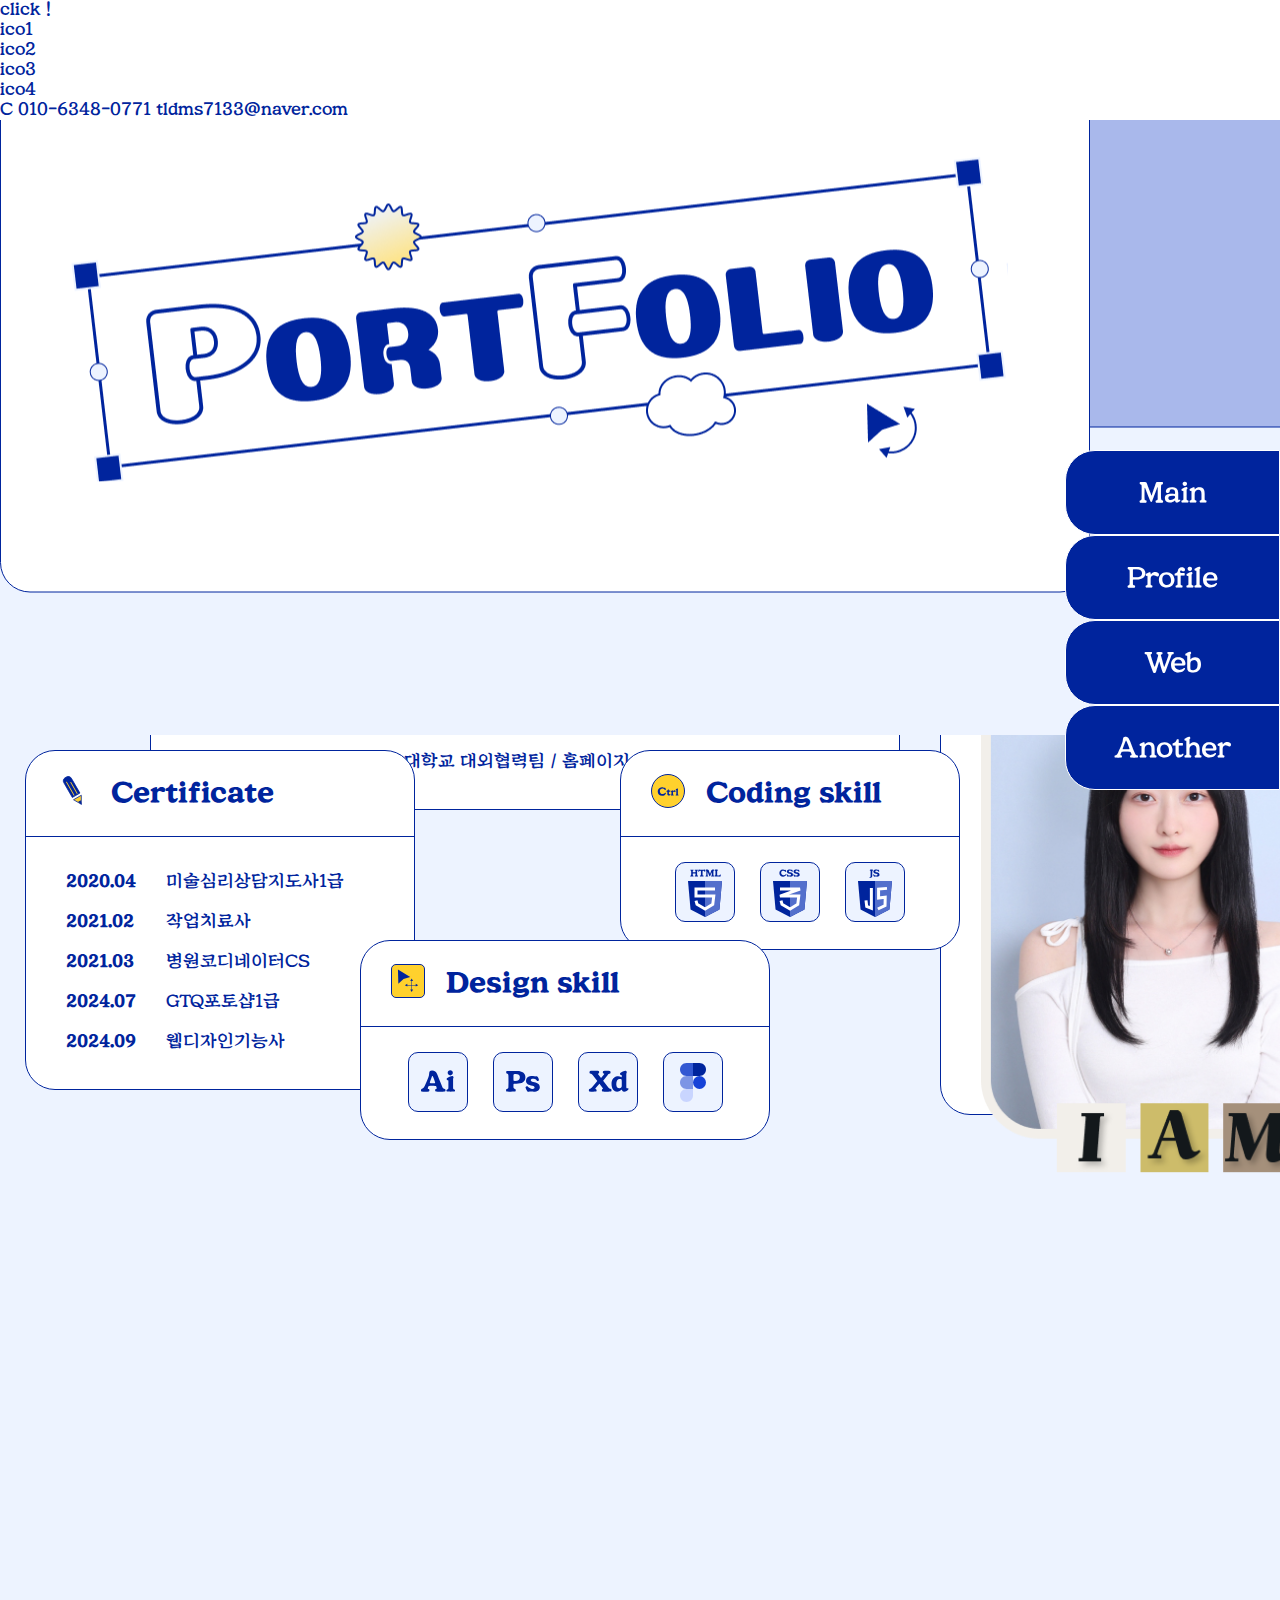
<file: index.html>
<!DOCTYPE html>
<html lang="en">
<head>
    <meta charset="UTF-8">
    <meta name="viewport" content="width=device-width, initial-scale=1.0">
    <script src="portfolio_2/js/jquery-3.7.1.min.js"></script>
    <script src="portfolio_2/js/main.js"></script>
    <script src="https://cdn.jsdelivr.net/npm/swiper@8/swiper-bundle.min.js"></script>
    <link rel="stylesheet" href="https://cdn.jsdelivr.net/npm/swiper@8/swiper-bundle.min.css">
    <link rel="stylesheet" href="portfolio_2/css/main.css">
    <link rel="shortcut icon" type="image/x-icon" href="favicon.ico">
    <title>Portfolio</title>
</head>
<body>
    <div id="wrap">
        <div class="cursor"> click !</div> 
        <div class="header">
            <nav class="gnb">
                <div class="gnb_wrap">
                    <ul>
                        <li data-link="main"><span>Main</span></li>
                        <li data-link="profile"><span>Profile</span></li>
                        <li data-link="web"><span>Web</span></li>
                        <li data-link="another"><span>Another</span>
                    </ul>
                </div>
            </nav>
        </div>
        <aside class="tool">
            <ul>
                <li>ico1</li>
                <li>ico2</li>
                <li>ico3</li>
                <li>ico4</li>
            </ul>
            <div class="connect">
                <strong class="c">C</strong>
                <strong class="c_list">
                    <span>010-6348-0771</span>
                    <span>tldms7133@naver.com</span>
                </strong>
            </div>
        </aside>
        <section data-menu="main" class="main">
            <h1>main</h1>
            <div class="wrapper">
                <div class="box">
                    <div class="artboard1"><span>Artboard01</span></div>
                    <div class="artboard2"><span>Artboard02</span></div>
                </div>
            </div>
        </section>
        <section data-menu="profile" class="profile">
            <h1>profile</h1>
            <div class="wrapper">
                <div class="p_box">
                    <div class="education">
                        <strong><span>Education</span></strong>
                        <ul>
                            <li>
                                <span>2021.02</span>
                                <em>충북보건과학대학교 작업치료과 졸업</em>
                            </li>
                            <li>
                                <span>2023.07~2023.08</span>
                                <em>한국아이티 전문 학원 / 적중 일러스트(GTQi) 한 번에 끝내기 과정 수료</em>
                            </li>
                            <li>
                                <span>2024.04~2024.09</span>
                                <em>이지디자인 컴퓨터 학원 / 멀티미디어 웹앱디자인&웹퍼블리셔 및 영상콘텐츠 제작과정 수료 및 개근상</em>
                            </li>
                        </ul>
                    </div>
                    <div class="work">
                        <strong><span>Work experience</span></strong>
                        <ul>
                            <li>
                                <span>2021.04 ~ 2023.05</span>
                                <em>청주24시고려동물메디컬센터 / 병원코디네이터</em>
                            </li>
                            <li>
                                <span>2023.08 ~ 2024.02</span>
                                <em>청주김안과의원 / 병원코디네이터, 진료 어시스트</em>
                            </li>
                            <li>
                                <span>2025.01 ~ 재직중</span>
                                <em>청주대학교 대외협력팀 / 홈페이지 유지보수, 홍보물 제작 및 관리</em>
                            </li>
                        </ul>
                    </div>
                    <div class="photoimg">
                        <strong><span>Photo img</span></strong>
                        <div class="photo"><img src="portfolio_2/images/my_photo.png" alt="프로필사진"></div>
                    </div>
                    <div class="certificate">
                        <strong><span>Certificate</span></strong>
                        <ul>
                            <li>
                                <span>2020.04</span>
                                <em>미술심리상담지도사1급</em>
                            </li>
                            <li>
                                <span>2021.02</span>
                                <em>작업치료사</em>
                            </li>
                            <li>
                                <span>2021.03</span>
                                <em>병원코디네이터CS</em>
                            </li>
                            <li>
                                <span>2024.07</span>
                                <em>GTQ포토샵1급</em>
                            </li>
                            <li>
                                <span>2024.09</span>
                                <em>웹디자인기능사</em>
                            </li>
                        </ul>
                    </div>
                    <div class="coding">
                        <strong><span>Coding skill</span></strong>
                        <ul>
                            <li>html</li>
                            <li>css</li>
                            <li>js</li>
                        </ul>
                    </div>
                    <div class="design">
                        <strong><span>Design skill</span></strong>
                        <ul>
                            <li>illustrator</li>
                            <li>photoshop</li>
                            <li>xd</li>
                            <li>figma</li>
                        </ul>
                    </div>
                </div>
            </div>
        </section>
        <section data-menu="web" class="web">
            <h1>web</h1>
            <div class="wrapper">
                <div class="a_box">
                    <div class="tap_area">
                        <div class="tap_btn">
                            <ul role="tablist">
                                <li id="tab_01" aria-selected="true" aria-controls="panel_01" role="tab" class="active"><button><span>site01</span></button></li>
                                <li id="tab_02" aria-selected="false" aria-controls="panel_02" role="tab"><button><span>site02</span></button></li>
                                <li id="tab_03" aria-selected="false" aria-controls="panel_03" role="tab"><button><span>site03</span></button></li>
                                <li id="tab_04" aria-selected="false" aria-controls="panel_04" role="tab"><button><span>site04</span></button></li>
                            </ul>
                        </div>
                        <div class="tap_cnt">
                            <div id="panel_01" role="tabpanel" aria-labelledby="tab_01" class="active">
                                <div class="detail">
                                    <div class="tabborad1">
                                        <strong>삼척시청</strong>
                                        <div class="photo"><a href="samcheck/index.html" target="_blank" title="새창열림"><img src="portfolio_2/images/Project1.png" alt="삼척시청 홈페이지 사진"></a></div>
                                    </div>
                                    <div class="tabborad2">
                                        <div class="list1">
                                            <strong>100% 본인 디자인 및 코딩</strong>
                                            <strong>제작기간 : 2024.9.13 ~ 09.23</strong>
                                            <strong>아이콘 & 팝업 본인 디자인</strong>
                                            <strong>PC버전</strong>
                                        </div>
                                        <div class="list2">
                                            <strong>즐겨찾는 서비스, 사용자별 서비스를 배치하여 편의성을 높였고 관광 및 여행 등 정보를 알기 쉽도록 레이아웃하였습니다.</strong>
                                            <div class="more"><a href="samcheck/index.html" target="_blank" title="새창열림">홈페이지 방문하기</a></div>
                                        </div>
                                    </div>
                                </div>
                            </div>
                            <div id="panel_02" role="tabpanel" aria-labelledby="tab_02">
                                <div class="detail">
                                    <div class="tabborad1">
                                        <strong>송원대학교</strong>
                                        <div class="photo"><a href="songwon2/index.html" target="_blank" title="새창열림"><img src="portfolio_2/images/Project4.png" alt="송원대학교 홈페이지 사진"></a></div>
                                    </div>
                                    <div class="tabborad2">
                                        <div class="list1">
                                            <strong>100% 본인 디자인 및 코딩</strong>
                                            <strong>제작기간 : 2024.10.14~10.21</strong>
                                            <strong>반응형 제작</strong>
                                        </div>
                                        <div class="list2">
                                            <strong>필요한 정보를 우선시하여 레이아웃 및 배치하였으며, 교내 행사와 공모전 등 상시 업데이트 되는 정보를 한눈에 알 수 있도록 디자인하였습니다.</strong>
                                            <div class="more"><a href="songwon2/index.html" target="_blank" title="새창열림">홈페이지 방문하기</a></div>
                                        </div>
                                    </div>
                                </div>
                            </div>
                            <div id="panel_03" role="tabpanel" aria-labelledby="tab_03">
                                <div class="detail">
                                    <div class="tabborad1">
                                        <strong>한국농어촌희망재단</strong>
                                        <div class="photo"><a href="hope_foundation/index.html" target="_blank" title="새창열림"><img src="portfolio_2/images/Project2.png" alt="한국농어촌희망재단 홈페이지 사진"></a></div>
                                    </div>
                                    <div class="tabborad2">
                                        <div class="list1">
                                            <strong>100% 본인 디자인 및 코딩</strong>
                                            <strong>제작기간 : 2024.09.12~09.19</strong>
                                            <strong>아이콘 본인 디자인</strong>
                                            <strong>반응형 제작</strong>
                                        </div>
                                        <div class="list2">
                                            <strong>재단만의 다양한 영상 컨텐츠를 장점으로 살려 배치하였으며, 농어촌의 컬러매치와 아이콘 제작 및 정보 수치화를 통해 재단의 특색을 살리는 것에 중점을 두었습니다.</strong>
                                            <div class="m_box">
                                                <div class="more_1"><a href="hope_foundation/index.html" target="_blank" title="새창열림">메인</a></div>
                                                <div class="more_2"><a href="hope_foundation/contents/intro.html" target="_blank" title="새창열림">CEO인사말</a></div>
                                                <div class="more_3"><a href="hope_foundation/contents/mission_vision.html" target="_blank" title="새창열림">미션과 비전</a></div>
                                            </div>
                                            
                                        </div>
                                    </div>
                                </div>
                            </div>
                            <div id="panel_04" role="tabpanel" aria-labelledby="tab_04">
                                <div class="detail">
                                    <div class="tabborad1">
                                        <strong>천안시립미술관</strong>
                                        <div class="photo"><a href="cheonan_museum_of_art/index.html" target="_blank" title="새창열림"><img src="portfolio_2/images/Project3.png" alt="천안시립미술관 홈페이지 사진"></a></div>
                                    </div>
                                    <div class="tabborad2">
                                        <div class="list1">
                                            <strong>100% 본인 디자인 및 코딩</strong>
                                            <strong>제작기간 : 2024.09.04~09.11</strong>
                                            <strong>반응형 제작</strong>
                                        </div>
                                        <div class="list2">
                                            <strong>미술관에 직접 방문한 느낌을 전달하기 위해 무채색 계열의 작품이 돋보이도록 색감을 정했으며 모던하나 개성적이게 디자인하였습니다.</strong>
                                            <div class="more"><a href="cheonan_museum_of_art/index.html" target="_blank" title="새창열림">홈페이지 방문하기</a></div>
                                        </div>
                                    </div>
                                </div>
                            </div>
                        </div>    
                    </div>
                </div>
            </div>
        </section>
        <section data-menu="another" class="another">
            <h1>another</h1>
            <div class="wrapper">
                <div class="a_box">
                    <div class="tap_area">
                        <div class="tap_btn">
                            <ul role="tablist">
                                <li id="tab_01" aria-selected="true" aria-controls="panel_01" role="tab" class="active"><button><span>card<br>news</span></button></li>
                                <li id="tab_02" aria-selected="false" aria-controls="panel_02" role="tab"><button><span>emoticon</span></button></li>
                            </ul>
                        </div>
                        <div class="tap_cnt">
                            <div id="panel_01" role="tabpanel" aria-labelledby="tab_01" class="active popup_d">
                                <div class="detail">
                                    <div class="tabborad1">
                                        <strong>Card.news</strong>
                                        <div class="photo"><img src="portfolio_2/images/card.news.png" alt="송원대학교 팝업 사진"></div>
                                    </div>
                                    <div class="tabborad2">
                                        <div class="list1">
                                            <div class="txt">
                                                <strong>100% 본인 디자인</strong>
                                                <strong>제작기간 : 1일</strong>
                                            </div>
                                            <div class="tool_ico1">피그마</div>
                                        </div>
                                        <div class="list2">
                                            <strong>송원대학교에서 진행하는 독서감상문 공모전을 가을을 맞아 따뜻한 느낌의 색감을 사용하여 공부 노트를 테마로 학생일러스트, 메모지, 책 요소 등을 직접 디자인하여 제작하였습니다.</strong>
                                            <div class="more"><a href="#n">자세히 보기</a></div>
                                        </div>
                                    </div>            
                                </div>
                            </div>
                            <div id="panel_02" role="tabpanel" aria-labelledby="tab_02">
                                <div class="detail">
                                    <div class="tabborad1">
                                        <strong>Emoticon</strong>
                                        <div class="photo"><a href="https://ogqmarket.naver.com/search/all?keyword=%EC%84%B8%EC%9D%B8%EB%83%A5" target="_blank" title="새창열림"><img src="portfolio_2/images/emoticon.png" alt="고양이 이모티콘 사진"></a></div>
                                    </div>
                                    <div class="tabborad2">
                                        <div class="list1">
                                            <div class="txt">
                                                <strong>100% 본인 디자인</strong>
                                                <strong>제작기간 : 1주</strong>
                                                <strong>아이패드 제작</strong>
                                            </div>
                                            <div class="tool_ico2">프로크리에이트</div>
                                        </div>
                                        <div class="list2">
                                            <strong>고양이의 일상, 다이어리 컨셉으로 네이버 카페나 블로그에서의 사용을 목적으로 구분선 및 장식 디자인으로 제작하였습니다.</strong>
                                            <div class="more"><a href="https://ogqmarket.naver.com/search/all?keyword=%EC%84%B8%EC%9D%B8%EB%83%A5" target="_blank" title="새창열림">이모티콘 보러가기</a></div>
                                        </div>
                                    </div>
                                </div>
                            </div>
                        </div>    
                    </div>
                </div>
            </div>
            <div class="popup">
                <div class="popup_bg"></div>
                <div class="popup_photo">
                    <button class="btn_close">닫기</button>
                    <div class="photo"><img src="portfolio_2/images/card.news.png" alt="송원대학교 팝업 사진"></div>
                </div>
            </div>
        </section> 
    </div>
</body>
</html>
</file>
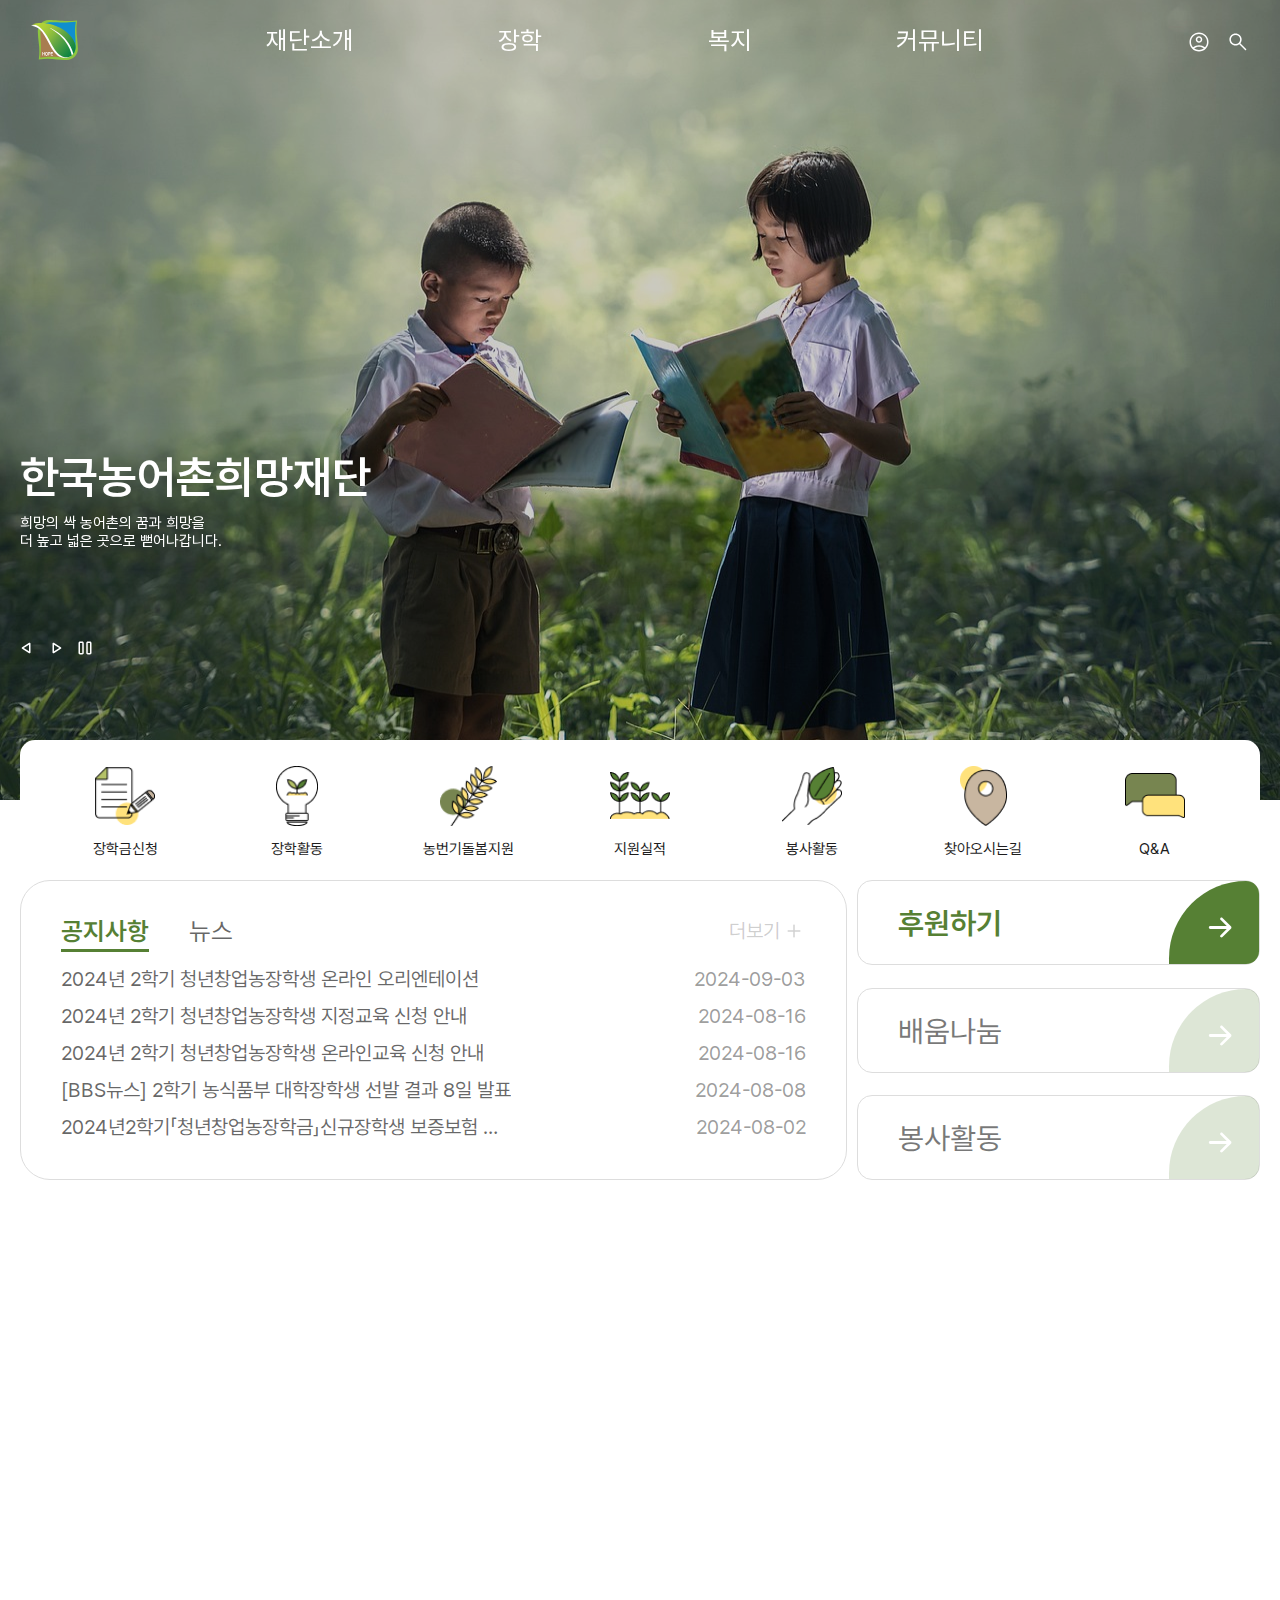
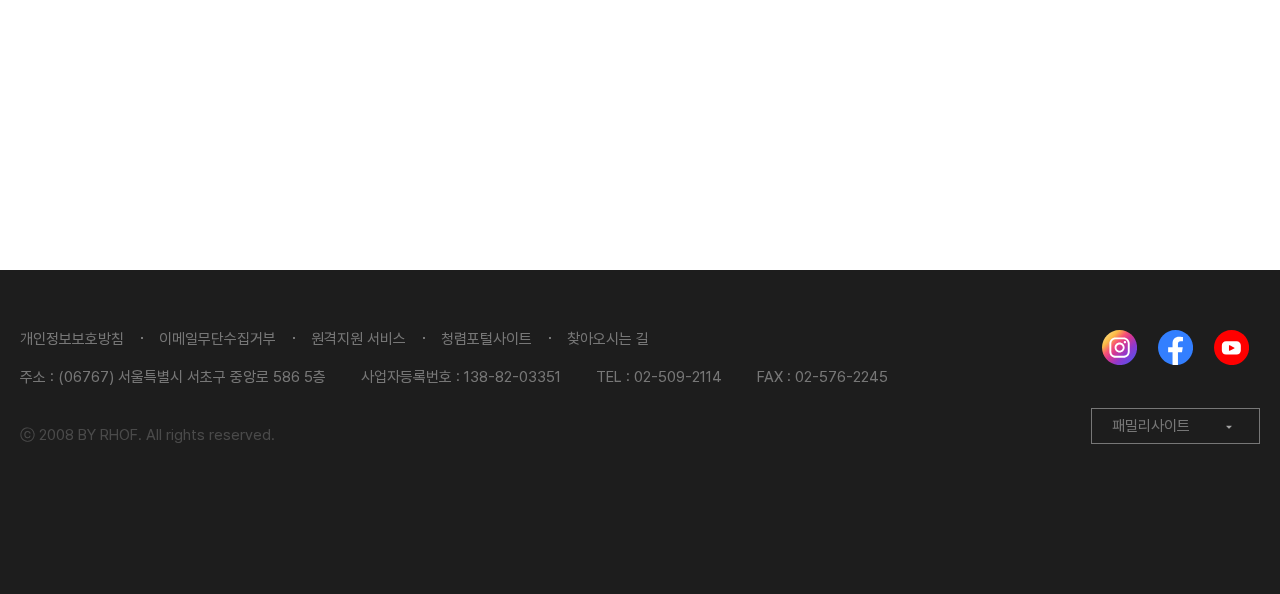
<file: hope_foundation/index.html>
<!DOCTYPE html>
<html lang="ko">
<head>
    <meta charset="UTF-8">
    <meta name="viewport" content="width=device-width, initial-scale=1.0">
    <script src="https://cdn.jsdelivr.net/npm/swiper@8/swiper-bundle.min.js"></script>
    <link rel="stylesheet" href="https://cdn.jsdelivr.net/npm/swiper@8/swiper-bundle.min.css">
    <script src="js/jquery-3.7.1.min.js"></script>
    <script src="js/main.js"></script>
    <script src="js/common.js"></script>
    <script src="js/counter.js"></script>
    <link href="https://unpkg.com/aos@2.3.1/dist/aos.css" rel="stylesheet"> 
    <script src="https://unpkg.com/aos@2.3.1/dist/aos.js"></script> 
    <link rel="stylesheet" href="css/main.css">
    <link rel="shortcut icon" type="image/x-icon" href="../hope_foundation/favicon.ico">
    <title>한국농어촌희망재단</title>
</head>
<body>
    <div class="skip_nav">
        <a href="#skip_contents">본문 바로가기</a>
        <a href="#skip_nav">대메뉴 바로가기</a>
    </div>
    <div id="wrap">
        <header>
            <h1 class="logo"><a href="index.html">한국농어촌희망재단</a></h1>
            <nav class="gnb" id="skip_nav">
                <button class="gnb_open">메뉴열기</button>
                <div class="gnb_wrap">
                    <ul class="depth1">
                        <li>
                            <a href="contents/intro.html"><span>재단소개</span></a>
                            <ul class="depth2">
                                <li><a href="contents/intro.html">인사말</a></li>
                                <li><a href="contents/mission_vision.html">미션과 비전</a></li>
                                <li><a href="contents/intro.html">연혁</a></li>
                                <li><a href="contents/mission_vision.html">조직도</a></li>
                                <li><a href="contents/intro.html">지원실적</a></li>
                                <li><a href="contents/mission_vision.html">찾아오시는길</a></li>
                            </ul>
                        </li>
                        <li>
                            <a href="contents/mission_vision.html"><span>장학</span></a>
                            <ul class="depth2">
                                <li><a href="contents/intro.html">장학활동</a></li>
                                <li><a href="contents/mission_vision.html">대학장학금</a></li>
                                <li><a href="https://youth.rhof.or.kr/student/login.do" target="_blank" title="새창열림"><span>장학금 신청</span></a></li>
                            </ul>
                        </li>
                        <li>
                            <a href="contents/intro.html"><span>복지</span></a>
                            <ul class="depth2">
                                <li><a href="contents/mission_vision.html">농촌육아</a></li>
                                <li><a href="https://childcare.rhof.or.kr/login" target="_blank" title="새창열림"><span>농번기 돌봄지원사업</span></a></li>
                            </ul>
                        </li>
                        <li>
                            <a href="contents/mission_vision.html"><span>커뮤니티</span></a>
                            <ul class="depth2">
                                <li><a href="contents/intro.html">우수사례</a></li>
                                <li><a href="contents/mission_vision.html">청년창업농 의무종사</a></li>
                                <li><a href="contents/intro.html">홍보영상</a></li>
                                <li><a href="contents/mission_vision.html">재단행사</a></li>
                                <li><a href="contents/intro.html">Q&A</a></li>
                            </ul>
                        </li>
                    </ul>
                </div>
                <button class="gnb_close">메뉴닫기</button>
            </nav>
            <div class="tnb">
                <a href="#n" class="login">로그인</a>
                <a href="#n" class="search">검색</a>
            </div>
        </header>
        <main class="container">
            <section class="visual">
                <h2>비주얼팝업</h2>
                <div class="swiper">
                    <ul class="swiper-wrapper"> 
                        <li class="swiper-slide bg1">
                            <div class="wrapper">
                                <h3>한국농어촌희망재단</h3>
                                <p>희망의 싹 농어촌의 꿈과 희망을<br>더 높고 넓은 곳으로 뻗어나갑니다.</p>
                            </div>
                        </li> 
                        <li class="swiper-slide bg2">
                            <div class="wrapper">
                                <h3>활기차고 희망찬 농어촌</h3>
                                <p> 더높고 더넓은 곳으로 뻗어 나가는<br>희망재단입니다.</p>
                            </div>
                        </li> 
                        <li class="swiper-slide bg3">
                            <div class="wrapper">
                                <h3>인재양성, 삶의 질 향상</h3>
                                <p>농업인의 복지사업 및 농어업인<br>자녀의 장학사업, 농어촌 문화사업 등을 지원합니다.</p>
                            </div>
                        </li> 
                        <li class="swiper-slide bg4">
                            <div class="wrapper">
                                <h3>웅비하는 희망의 싹</h3>
                                <p>농어촌에 희망을 심고 밝은 미래를 만들어가는 재단<br>대한민국 최대의 농어촌 복지재단입니다.</p>
                            </div>
                        </li> 
                    </ul>
                </div>
                <div class="btn_wrap">
                    <button class="btn_prev">이전</button>
                    <button class="btn_next">다음</button>
                    <button class="btn_play">재생</button>
                    <button class="btn_stop">정지</button>
                </div>
            </section>
            <section class="quick" id="skip_contents">
                <h2>서비스 바로가기</h2>
                <div class="wrapper">
                    <div class="q_list">
                        <ul>
                            <li class="application">
                                <a href="#n"><h3>장학금신청</h3></a>
                            </li>
                            <li class="scholarship">
                                <a href="#n"><h3>장학활동</h3></a>
                            </li>
                            <li class="care">
                                <a href="#n"><h3>농번기돌봄지원</h3></a>
                            </li>
                            <li class="performance">
                                <a href="#n"><h3>지원실적</h3></a>
                            </li>
                            <li class="service">
                                <a href="#n"><h3>봉사활동</h3></a>
                            </li>
                            <li class="map">
                                <a href="#n"><h3>찾아오시는길</h3></a>
                            </li>
                            <li class="qa">
                                <a href="#n"><h3>Q&amp;A</h3></a>
                            </li>
                        </ul>
                    </div>
                </div>
            </section>
            <section class="board">
                <h2>공지사항 및 뉴스</h2>
                <div class="wrapper">
                    <div class="tap_area">
                        <div class="tap_btn">
                            <ul role="tablist">
                                <li id="tab_01" aria-selected="true" aria-controls="panel_01" role="tab" class="active"><button><span>공지사항</span></button></li>
                                <li id="tab_02" aria-selected="false" aria-controls="panel_02" role="tab"><button><span>뉴스</span></button></li>
                            </ul>
                        </div>
                        <div class="tap_cnt">
                            <div id="panel_01" role="tabpanel" aria-labelledby="tab_01" class="active">
                                <ul class="detail">
                                    <li>
                                        <a href="#n">
                                            <strong>2024년 2학기 청년창업농장학생 온라인 오리엔테이션</strong>
                                            <span>2024-09-03</span>
                                        </a>
                                    </li>
                                    <li>
                                        <a href="#n">
                                            <strong>2024년 2학기 청년창업농장학생 지정교육 신청 안내</strong>
                                            <span>2024-08-16</span>
                                        </a>
                                    </li>
                                    <li>
                                        <a href="#n">
                                            <strong>2024년 2학기 청년창업농장학생 온라인교육 신청 안내</strong>
                                            <span>2024-08-16</span>
                                        </a>
                                    </li>
                                    <li>
                                        <a href="#n">
                                            <strong>[BBS뉴스] 2학기 농식품부 대학장학생 선발 결과 8일 발표</strong>
                                            <span>2024-08-08</span>
                                        </a>
                                    </li>
                                    <li>
                                        <a href="#n">
                                            <strong>2024년2학기「청년창업농장학금」신규장학생 보증보험 가입안내</strong>
                                            <span>2024-08-02</span>
                                        </a>
                                    </li>
                                </ul>
                                <div class="more"><a href="#n"><span>더보기</span></a></div>
                            </div>
                            <div id="panel_02" role="tabpanel" aria-labelledby="tab_02">
                                <ul class="detail news">
                                    <li>
                                        <a href="#n">
                                            <strong>[한국농어민신문] 학비걱정없이 학업에 집중, 농축산업 이끌 청년인재</strong>
                                            <span>2024-08-21</span>
                                        </a>
                                    </li>
                                    <li>
                                        <a href="#n">
                                            <strong>[농촌마을 배움나눔 지원사업⑩] 즐거운 제2의 인생 &quot;동오2리새마을회&quot;</strong>
                                            <span>2023-10-26</span>
                                        </a>
                                    </li>
                                    <li>
                                        <a href="#n">
                                            <strong>[농촌마을 배움나눔 지원사업⑨] 한지공예로 웃음꽃 피는 이두마을 사랑방 &quot;비안면농촌중심지활성화&quot;</strong>
                                            <span>2023-10-20</span>
                                        </a>
                                    </li>
                                    <li>
                                        <a href="#n">
                                            <strong>[농촌마을 배움나눔 지원사업⑧] 마음의 벽을 허물고 하나가 된 우리 &quot;쉴만한 물가&quot;</strong>
                                            <span>2023-10-20</span>
                                        </a>
                                    </li>
                                    <li>
                                        <a href="#n">
                                            <strong>[농촌마을 배움나눔 지원사업⑦] 함께 크는 아이들 &quot;부안여성농업인종합지원센터&quot;</strong>
                                            <span>2023-10-20</span>
                                        </a>
                                    </li>
                                </ul>
                                <div class="more"><a href="#n"><span>더보기</span></a></div>
                            </div>
                        </div>
                    </div>
                    <div class="main_link">
                        <a href="#n" class="on">후원하기</a>
                        <a href="#n">배움나눔</a>
                        <a href="#n">봉사활동</a>
                    </div>
                </div>
            </section>
            <section class="excellence" data-aos="fade-up" >
                <div class="wrapper">
                    <h2>청년창업농 우수사례</h2>
                </div>
                <div class="swiper"> 
                    <ul class="swiper-wrapper"> 
                        <li class="swiper-slide">
                            <div class="e_list">
                                <a href="https://www.youtube.com/watch?v=lvu7BaKQcss" target="_blank" title="새창열림">
                                    <div class="photo"><img src="images/main/excellence1.png" alt="금봉산 농원 조연순 대표"></div>
                                    <strong>금봉산 농원 조연순 대표 - 6차산업 (전통장류)</strong>
                                </a>
                            </div>
                        </li>
                        <li class="swiper-slide">
                            <div class="e_list">
                                <a href="https://www.youtube.com/watch?v=WCO4_34J8ag" target="_blank" title="새창열림">
                                    <div class="photo"><img src="images/main/excellence2.png" alt="달을 보는  농부 박민혁 대표"></div>
                                    <strong>달을 보는  농부 박민혁 대표 - 원예(할라피뇨)</strong>
                                </a>
                            </div>
                        </li>
                        <li class="swiper-slide">
                            <div class="e_list">
                                <a href="https://www.youtube.com/watch?v=EVo7KYOwLac" target="_blank" title="새창열림">
                                    <div class="photo"><img src="images/main/excellence3.png" alt="제로애프비앤피 이채빈 대표"></div>
                                    <strong>제로애프비앤피 이채빈 대표 - 농식품 창업</strong>
                                </a>
                            </div>
                        </li>
                        <li class="swiper-slide">
                            <div class="e_list">
                                <a href="https://www.youtube.com/watch?v=avBEDKAk58g" target="_blank" title="새창열림">
                                    <div class="photo"><img src="images/main/excellence4.png" alt="비앤힐링 임영우 대표"></div>
                                    <strong>비앤힐링 임영우 대표 - 양봉 창업</strong>
                                </a>
                            </div>
                        </li>
                        <li class="swiper-slide">
                            <div class="e_list">
                                <a href="https://www.youtube.com/watch?v=D_LDuIJx4u0" target="_blank" title="새창열림">
                                    <div class="photo"><img src="images/main/excellence5.png" alt="사람과 곤충 임승규 대표"></div>
                                    <strong>사람과 곤충 임승규 대표 - 6차산업(곤충)</strong>
                                </a>
                            </div>
                        </li>
                        <li class="swiper-slide">
                            <div class="e_list">
                                <a href="https://www.youtube.com/watch?v=t28dgZ6dxOQ" target="_blank" title="새창열림">
                                    <div class="photo"><img src="images/main/excellence6.png" alt="주식회사 모란 김도연 대표"></div>
                                    <strong>주식회사 모란 김도연 대표 - 농축산자재 시공업 창업</strong>
                                </a>
                            </div>
                        </li>
                        <li class="swiper-slide">
                            <div class="e_list">
                                <a href="https://www.youtube.com/watch?v=eugTn7ca83k" target="_blank" title="새창열림">
                                    <div class="photo"><img src="images/main/excellence7.png" alt="드림뜰힐링팜 송미나 대표"></div>
                                    <strong>드림뜰힐링팜 송미나 대표 - 6차산업(화훼, 원예치료)</strong>
                                </a>
                            </div>
                        </li>
                        <li class="swiper-slide">
                            <div class="e_list">
                                <a href="https://www.youtube.com/watch?v=m5G8CPZNuAM" target="_blank" title="새창열림">
                                    <div class="photo"><img src="images/main/excellence8.png" alt="청년연구소 이석모 대표"></div>
                                    <strong>청년연구소 이석모 대표 - 6차산업(사과)</strong>
                                </a>
                            </div>
                        </li>
                    </ul>
                </div>
                <div class="more"><a href="#n"><span>더보기</span></a></div>
            </section>
            <section class="row_board"  data-aos="fade-up">
                <h2>F&A와 재단소식</h2>
                <div class="wrapper">
                    <div class="fa">
                        <h3>자주하는 질문</h3>
                        <div class="rb_list" >
                            <ul>
                                <li>
                                    <a href="#n" class="on">
                                        <strong>Q.</strong>
                                        <span>정규학기가 아닌 학생도 장학금 신청이 가능한가요?</span>
                                    </a>
                                </li>
                                <li>
                                    <a href="#n">
                                        <strong>Q.</strong>
                                        <span>대학원생도 장학금 신청이 가능한가요?</span>
                                    </a>
                                </li>
                                <li>
                                    <a href="#n">
                                        <strong>Q.</strong>
                                        <span>장학금 신청 방법은 어떻게 되나요?</span>
                                    </a>
                                </li>
                                <li>
                                    <a href="#n">
                                        <strong>Q.</strong>
                                        <span>대학원생도 장학금 신청이 가능한가요?</span>
                                    </a>
                                </li>
                                <li>
                                    <a href="#n">
                                        <strong>Q.</strong>
                                        <span>복학예정자입니다 장학금 신청이 가능한가요?</span>
                                    </a>
                                </li>
                                <li>
                                    <a href="#n">
                                        <strong>Q.</strong>
                                        <span>장학금 신청시 재학증명서를 첨부해야 하나요?</span>
                                    </a>
                                </li>
                            </ul>
                        </div>
                        <div class="more"><a href="#n"><span>더보기</span></a></div>
                    </div>
                    <div class="foundation_news">
                        <h3>재단소식</h3>
                        <div class="swiper">
                            <ul class="swiper-wrapper"> 
                                <li class="swiper-slide">
                                    <div class="fn_list">
                                        <a href="#n">
                                            <div class="photo"><img src="images/main/f_news1.png" alt="2023년 청년창업농육성장학생 해외연수 사진"></div>
                                            <strong>2023년 청년창업농육성장학생 해외연수 추진(8.23~31)</strong>
                                            <span>2023년 2학기 청년창업농육성장학생 오리엔테이션 개최, 개최일시 : 2023.09.16(토) 오후1시~오후6시</span>
                                        </a>
                                    </div>
                                </li> 
                                <li class="swiper-slide">
                                    <div class="fn_list">
                                        <a href="#n">
                                            <div class="photo"><img src="images/main/f_news2.png" alt="2024년 1학기 해양수산부 청년창업어업인장학금 의무교육(현장+OT)개최 사진"></div>
                                            <strong>2024년 1학기 해양수산부 청년창업어업인장학금 의무교육(현장+OT)개최</strong>
                                            <span>2024년 1학기 청년창업어업인장학생 의무교육 개최 결과 - 행사명: 2024.1학기 청년창업어업인장학생 의무교육(OT,현장교육)</span>
                                        </a>
                                    </div>
                                </li> 
                                <li class="swiper-slide">
                                    <div class="fn_list">
                                        <a href="#n">
                                            <div class="photo"><img src="images/main/f_news3.png" alt="한국농수산물도매시장법인협회 가락시장지회 공판장 업무협약식 개최 사진"></div>
                                            <strong>농어촌희망재단-한국농수산물도매시장법인협회 가락시장지회&middot;공판장 업무협약식 개최</strong>
                                            <span>우리재단 - 한국농수산물도매시장법인협회 가락시장지회&middot;공판장 업무협약식 개최, 일시 및 장소 : 2023.12.20(화) 15:00~15:30, 가락시장 내 중앙청과 회의실</span>
                                        </a>
                                    </div>
                                </li> 
                            </ul>
                            <div class="btn_wrap">
                                <button class="btn_prev">이전</button>
                                <button class="btn_next">다음</button>
                            </div>
                        </div>
                        <div class="more"><a href="#n"><span>더보기</span></a></div>
                    </div>
                    <div class="rb_service">
                        <h3>시스템 바로가기</h3>
                        <ul>
                            <li class="student">
                                <a href="#n"><span>학생장학<br>시스템</span></a>
                            </li>
                            <li class="teacher">
                                <a href="#n"><span>교직원장학<br>시스템</span></a>
                            </li>
                            <li class="news">
                                <a href="#n"><span>뉴스레터 <br>구독하기</span></a>
                            </li>
                        </ul>
                    </div>
                </div>
            </section>
            <section class="hope_number" data-aos="fade-up">
                <div class="wrapper">
                    <div class="m_box">
                        <div class="top_txt">
                            <h2>한눈에 보는<br><span>희망</span></h2>
                            <div class="line1"></div>
                        </div>
                        <div class="sub_txt">
                            <div class="line2"></div>
                            <h2>희망의 새싹이<br>맺은 열매</h2>
                        </div>
                    </div>
                    <ul>
                        <li class="hn_1">
                            <strong>희망을 품은지</strong>
                            <span class="counter" data-start="0" data-end="20">0</span><em>년</em>
                        </li>
                        <li class="hn_2">
                            <strong>장학금 지원자</strong>
                            <span class="counter" data-start="0" data-end="83373">0</span><em>명</em>
                        </li>
                        <li class="hn_3">
                            <strong>돌봄아이들</strong>
                            <span class="counter" data-start="0" data-end="1030">0</span><em>명</em>
                        </li>
                        <li class="hn_4">
                            <strong>배움나눔자</strong>
                            <span class="counter" data-start="0" data-end="2723">0</span><em>명</em>
                        </li>
                        <li class="hn_5">
                            <strong>배움지원</strong>
                            <span class="counter" data-start="0" data-end="135">0</span><em>개소</em>
                        </li>
                    </ul>
                </div>
            </section>
            <section class="hope_story" data-aos="fade-up">
                <div class="wrapper">
                    <h2>취&middot;창업 이야기</h2>
                    <ul>
                        <li>
                            <a href="https://www.youtube.com/watch?v=zxINuYlYa5Q" target="_blank" title="새창열림">
                                <div class="photo"><img src="images/main/hope_story1.png" alt="청년창업농장학생 브이로그"></div>
                                <strong>청년창업농장학생 브이로그</strong>
                            </a>
                        </li>
                        <li>
                            <a href="https://www.youtube.com/watch?v=hxzVT-_iNtA" target="_blank" title="새창열림">
                                <div class="photo"><img src="images/main/hope_story2.png" alt="2023 K-seed 채용 설명회"></div>
                                <strong>2023 K-seed 채용 설명회</strong>
                            </a>
                        </li>
                        <li>
                            <a href="https://www.youtube.com/watch?v=6Q68YzJxMS4" target="_blank" title="새창열림">
                                <div class="photo"><img src="images/main/hope_story3.png" alt="해수부x농어촌 OT 스케치"></div>
                                <strong>해수부x농어촌 OT 스케치</strong>
                            </a>
                        </li>
                    </ul>
                </div>
                <div class="more"><a href="#n"><span>더보기</span></a></div>
            </section>
        </main>
        <footer>
            <div class="wrapper">
                <div class="sns">
                    <ul>
                        <li class="instar">
                            <a href="https://www.instagram.com/rhof2114" target="_blank" title="새창열림"></a>
                        </li>
                        <li class="facebook">
                            <a href="https://www.facebook.com/krafo2114" target="_blank" title="새창열림"></a>
                        </li>
                        <li class="youtube">
                            <a href="https://www.youtube.com/channel/UC-WoEKB1m3jGB_jkscYsgfg" target="_blank" title="새창열림"></a>
                        </li>
                    </ul>
                </div>
                <div class="famillysite">
                    <button class="btn_open">패밀리사이트</button>
                    <ul>
                        <li>
                            <a href="https://www.mafra.go.kr/sites/home/index.do" target="_blank" title="새창열림">농림축산식품부</a>
                        </li>
                        <li>
                            <a href="http://www.kra.co.kr" target="_blank" title="새창열림">한국마사회</a>
                        </li>
                        <li>
                            <a href="http://www.rda.go.kr" target="_blank" title="새창열림">농촌진흥청</a>
                        </li>
                        <li>
                            <a href="http://www.kosaf.go.kr" target="_blank" title="새창열림">한국장학재단</a>
                        </li>
                        <li>
                            <a href="http://jaedan.nonghyup.com" target="_blank" title="새창열림">농협재단</a>
                        </li>
                        <li>
                            <a href="http://www.fry.or.kr" target="_blank" title="새창열림">농어촌청소년육성재단</a>
                        </li>
                        <li>
                            <a href="http://www.dsa.or.kr" target="_blank" title="새창열림">대산농촌문화재단</a>
                        </li>
                        <li>
                            <a href="http://www.sdream.or.kr/" target="_blank" title="새창열림">삼성꿈장학재단</a>
                        </li>
                        <li>
                            <a href="http://amenity.or.kr/interres/main.asp" target="_blank" title="새창열림">행복한지역발전재단</a>
                        </li>
                        <li>
                            <a href="http://www.dasomhouse.kr/" target="_blank" title="새창열림">다솜둥지복지재단</a>
                        </li>
                        <li>
                            <a href="https://www.gafi.or.kr/" target="_blank" title="새창열림">경기도농수산진흥원</a>
                        </li>
                    </ul>
                    <button class="btn_close">패밀리사이트</button>
                </div>
                <div class="f_nav">
                    <span><a href="#n">개인정보보호방침</a></span>
                    <span><a href="#n">이메일무단수집거부</a></span>
                    <span><a href="#n">원격지원 서비스</a></span>
                    <span><a href="#n">청렴포털사이트</a></span>
                    <span><a href="#n">찾아오시는 길</a></span>
                </div>
                <div class="f_list">
                    <address>주소 : (06767) 서울특별시 서초구 중앙로 586 5층</address>
                    <span>사업자등록번호 : 138-82-03351<br></span>
                    <span>TEL : 02-509-2114</span>
                    <span>FAX : 02-576-2245</span>
                </div>
                <div class="copyright">ⓒ 2008 BY RHOF. All rights reserved.</div>
            </div>
        </footer>
    </div>
</body>
</html>
</file>
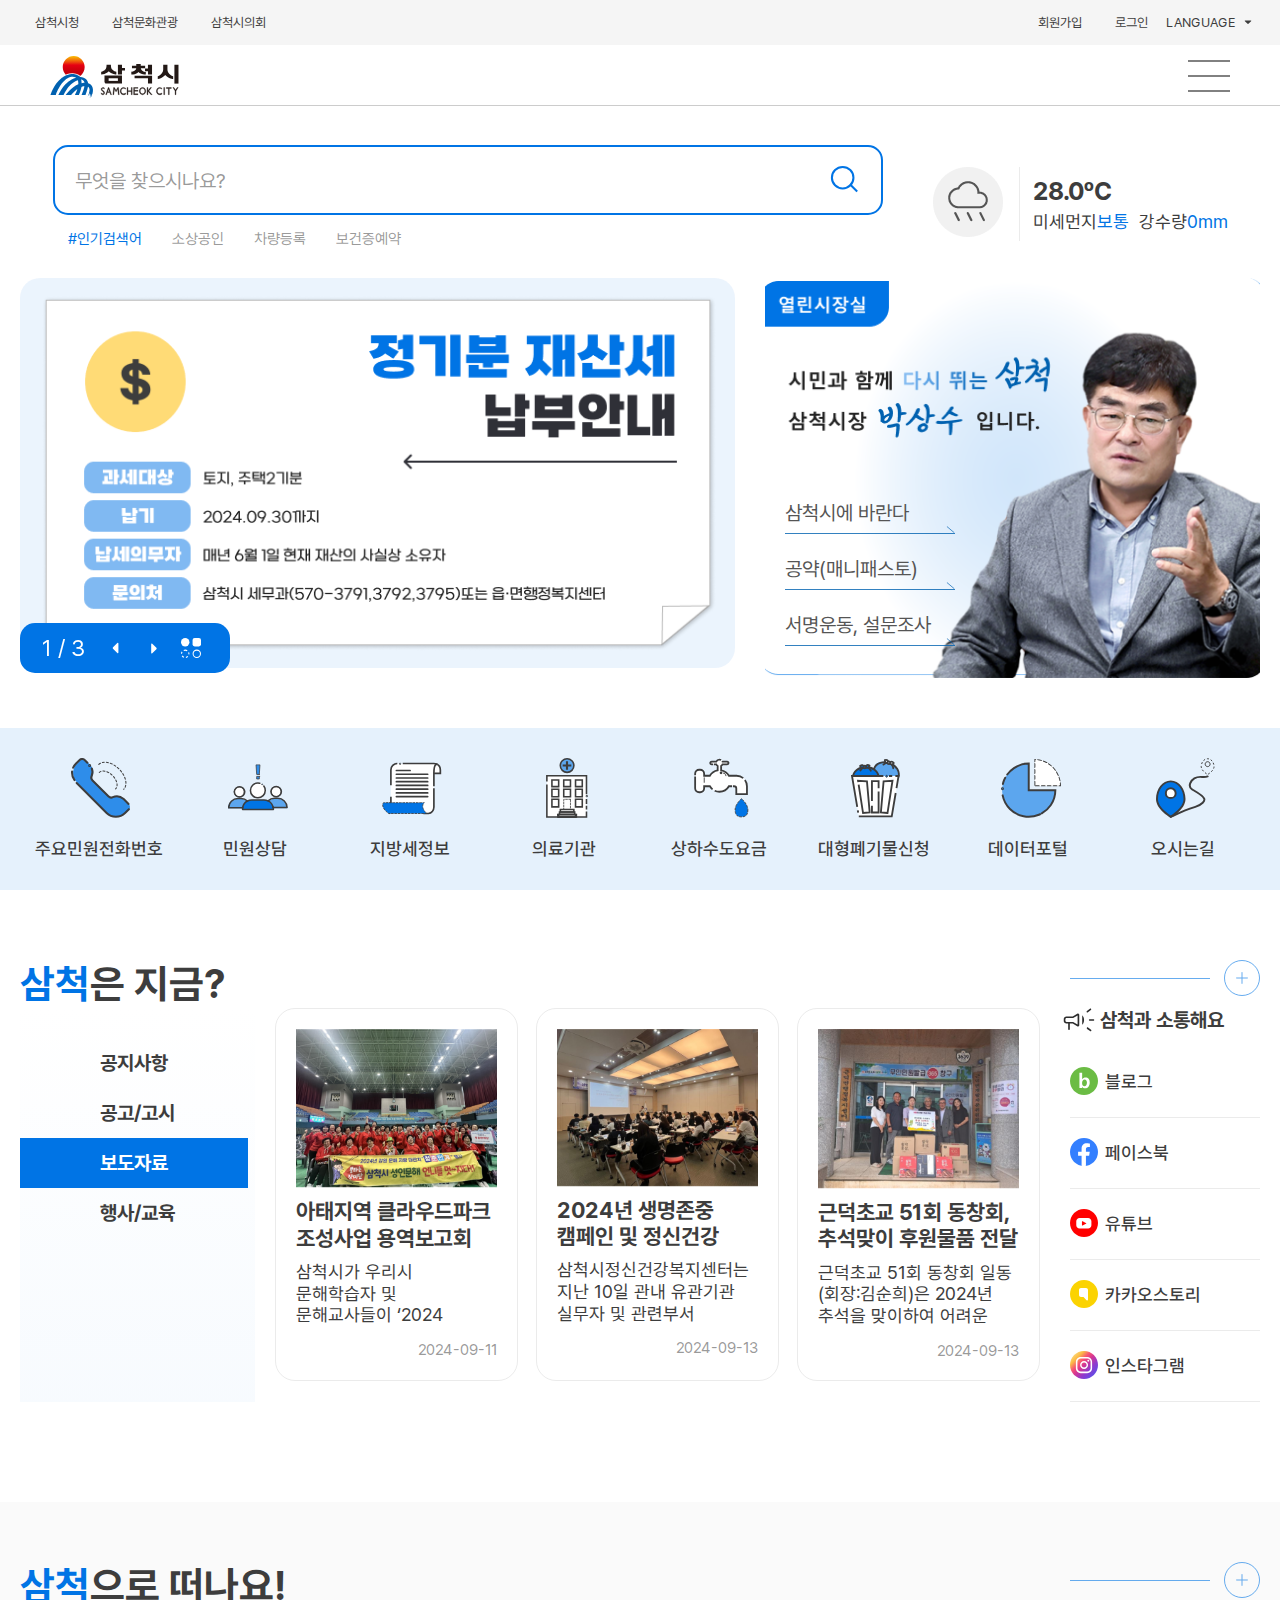
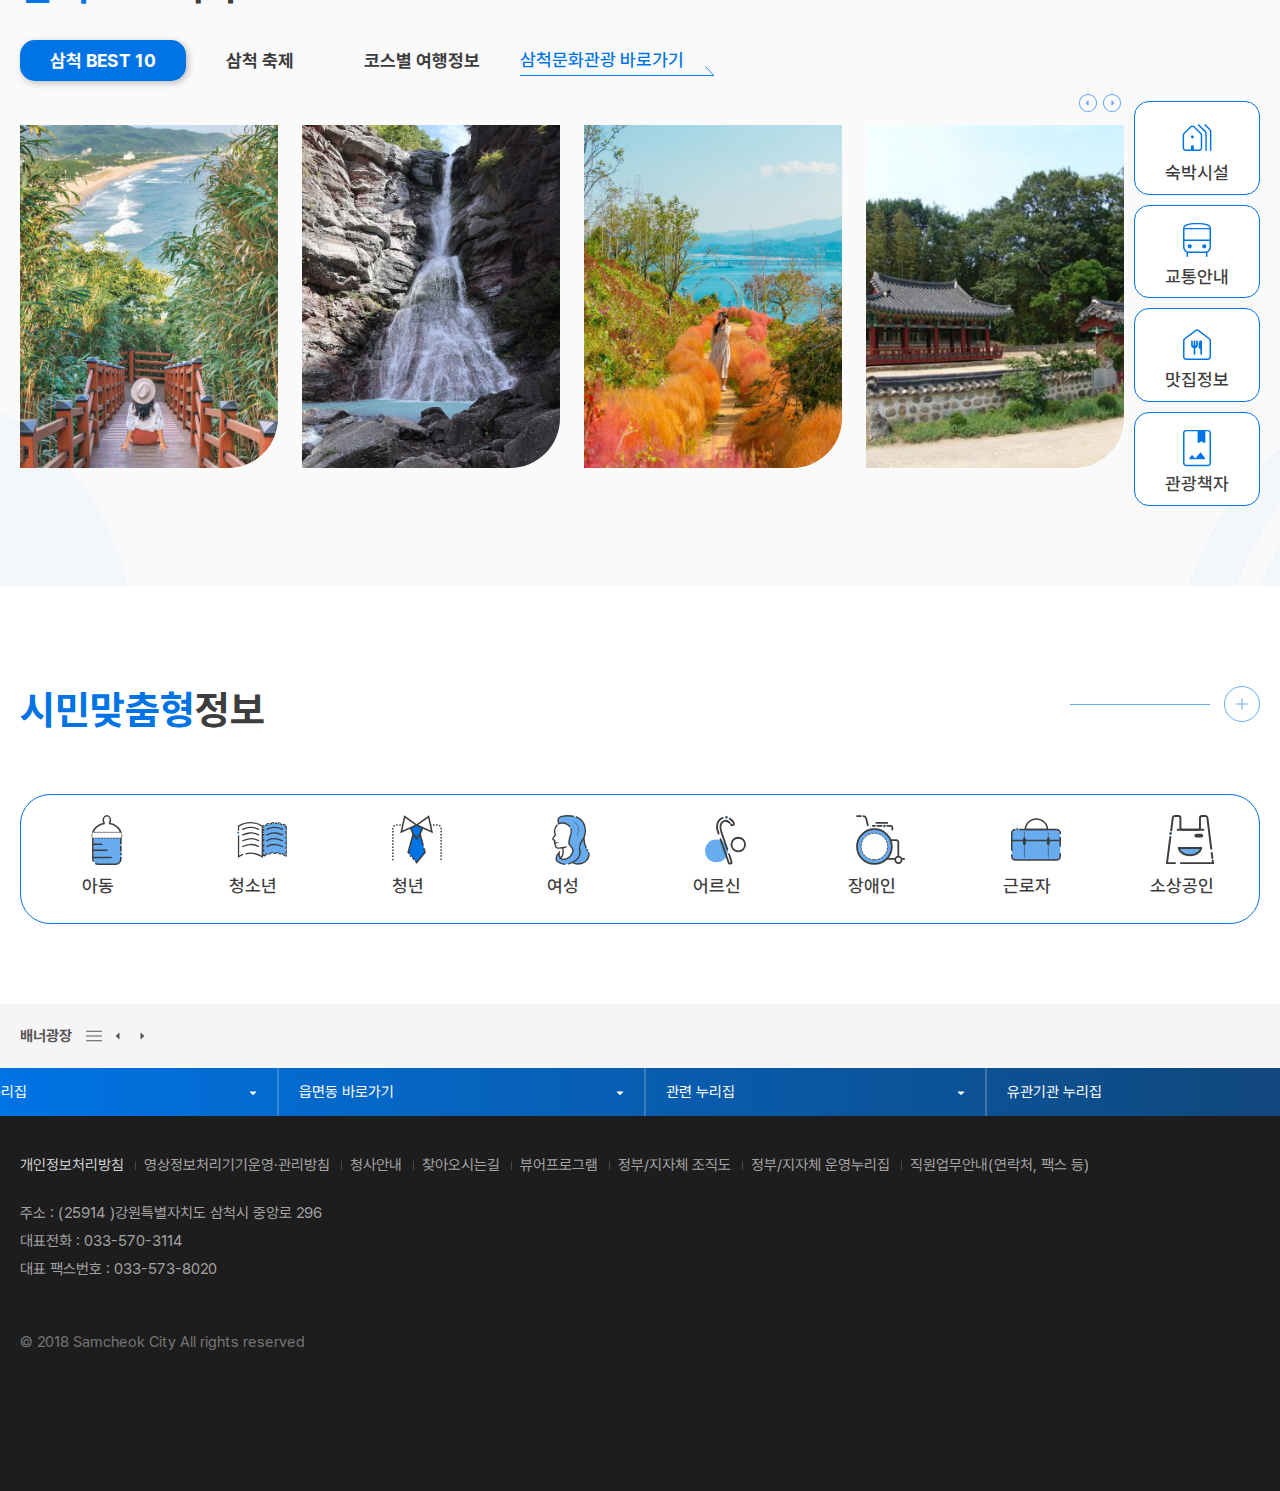
<file: samcheck/index.html>
<!DOCTYPE html>
<html lang="en">
<head>
    <meta charset="UTF-8">
    <meta name="viewport" content="width=device-width, initial-scale=1.0">
    <script src="js/jquery-3.7.1.min.js"></script>
    <script src="js/main.js"></script>
    <script src="js/common.js"></script>
    <script src="https://cdn.jsdelivr.net/npm/swiper@8/swiper-bundle.min.js"></script>
    <link rel="stylesheet" href="https://cdn.jsdelivr.net/npm/swiper@8/swiper-bundle.min.css">
    <link rel="stylesheet" href="css/main.css">
    <title>삼척시청</title>
</head>
<body>
    <div class="skip_nav">
        <a href="#skip_contents">본문 바로가기</a>
        <a href="#skip_nav">대메뉴 바로가기</a>
    </div>
    <div id="wrap">
        <header>
            <div class="header_top">
                <div class="wrapper">
                    <div class="tnb_l">
                        <a href="#n">삼척시청</a>
                        <a href="#n">삼척문화관광</a>
                        <a href="#n">삼척시의회</a>
                    </div>
                    <div class="tnb_r">
                        <a href="#n">회원가입</a>
                        <a href="#n">로그인</a>
                        <button class="lang_open"><span>LANGUAGE</span></button>
                            <ul>
                                <li><a href="#n">ENGLISH</a></li>
                                <li><a href="#n">CHINESE</a></li>
                                <li><a href="#n">JAPANESE</a></li>
                            </ul>
                        <button class="lang_close"><span>LANGUAGE</span></button>
                    </div>
                </div>
            </div>
            <div class="header_sub">
                <div class="wrapper">
                    <h1 class="logo"><a href="index.html">삼척시장</a></h1>
                    <nav class="gnb" id="skip_nav">
                        <button class="gnb_open">메뉴열기</button>
                        <div class="gnb_wrap">
                            <ul class="depth1">
                                <li>
                                    <a href="#n"><span>삼척소개</span></a>
                                    <div class="navgnb">
                                        <div class="subtit">
                                            <a href="#n"><span>삼척소개</span></a>
                                        </div>
                                        <ul class="depth2">
                                            <li>
                                                <a href="#n">열린시장실</a>
                                                <ul class="depth3">
                                                    <li><a href="#n">&middot;인사말</a></li>
                                                    <li><a href="#n">&middot;걸어온길</a></li>
                                                    <li><a href="#n">&middot;사진으로 보는 시정</a></li>
                                                    <li><a href="#n">&middot;역대시장</a></li>
                                                    <li><a href="#n">&middot;업무추진비</a></li>
                                                </ul>
                                            </li>
                                            <li>
                                                <a href="#n">삼척의 상징</a>
                                                <ul class="depth3">
                                                    <li><a href="#n">&middot;시민헌장</a></li>
                                                    <li><a href="#n">&middot;시상징물</a></li>
                                                    <li><a href="#n">&middot;시민의 노래</a></li>
                                                    <li><a href="#n">&middot;삼척시 상징(CI)</a></li>
                                                    <li><a href="#n">&middot;삼척십경</a></li>
                                                </ul>
                                            </li>
                                            <li>
                                                <a href="#n">삼척의 역사</a>
                                                <ul class="depth3">
                                                    <li><a href="#n">&middot;연혁</a></li>
                                                    <li><a href="#n">&middot;역사</a></li>
                                                    <li><a href="#n">&middot;지명유래</a></li>
                                                    <li><a href="#n">&middot;삼척의 인물</a></li>
                                                    <li><a href="#n">&middot;국가유산</a></li>
                                                </ul>
                                            </li>
                                            <li>
                                                <a href="#n">삼척의 풍속</a>
                                                <ul class="depth3">
                                                    <li><a href="#n">&middot;세시풍속</a></li>
                                                    <li><a href="#n">&middot;민속신앙</a></li>
                                                    <li><a href="#n">&middot;설화</a></li>
                                                    <li><a href="#n">&middot;민속놀이</a></li>
                                                </ul>
                                            </li>
                                            <li>
                                                <a href="#n">일반현황</a>
                                                <ul class="depth3">
                                                    <li><a href="#n">&middot;위치와 면적</a></li>
                                                    <li><a href="#n">&middot;지세와 기후</a></li>
                                                    <li><a href="#n">&middot;인구 및 세대</a></li>
                                                    <li><a href="#n">&middot;행정구역</a></li>
                                                    <li><a href="#n">&middot;지도</a></li>
                                                </ul>
                                            </li>
                                            <li>
                                                <a href="#n">시청안내</a>
                                                <ul class="depth3">
                                                    <li><a href="#n">&middot;조직안내 </a></li>
                                                    <li><a href="#n">&middot;직원업무안내</a></li>
                                                    <li><a href="#n">&middot;실과안내</a></li>
                                                    <li><a href="#n">&middot;읍면동안내</a></li>
                                                    <li><a href="#n">&middot;주요 민원부서 연락처</a></li>
                                                    <li><a href="#n">&middot;청사안내도</a></li>
                                                    <li><a href="#n">&middot;행정기관주소</a></li>
                                                    <li><a href="#n">&middot;찾아오시는 길</a></li>
                                                </ul>
                                            </li>
                                            <li>
                                                <a href="#n">교류협력도시</a>
                                                <ul class="depth3">
                                                    <li><a href="#n">&middot;국내도시 </a></li>
                                                    <li><a href="#n">&middot;국외도시</a></li>
                                                </ul>
                                            </li>
                                        </ul>
                                    </div>
                                </li>
                                <li>
                                    <a href="#n"><span>시정소식</span></a>
                                    <div class="navgnb">
                                        <div class="subtit">
                                            <a href="#n"><span>시정소식</span></a>
                                        </div>
                                        <ul class="depth2">
                                            <li>
                                                <a href="#n">알림마당</a>
                                                <ul class="depth3">
                                                    <li><a href="#n">&middot;공지사항</a></li>
                                                    <li><a href="#n">&middot;입찰정보</a></li>
                                                    <li><a href="#n">&middot;행사안내</a></li>
                                                    <li><a href="#n">&middot;채용/시험공고</a></li>
                                                    <li><a href="#n">&middot;시민안전보험</a></li>
                                                    <li><a href="#n">&middot;타기관소식</a></li>
                                                    <li><a href="#n">&middot;인사발령 사항</a></li>
                                                </ul>
                                            </li>
                                            <li>
                                                <a href="#n">뉴스/미디어</a>
                                                <ul class="depth3">
                                                    <li><a href="#n">&middot;보도자료</a></li>
                                                    <li><a href="#n">&middot;입법/공고/고시</a></li>
                                                    <li><a href="#n">&middot;시정뉴스</a></li>
                                                    <li><a href="#n">&middot;삼척시보</a></li>
                                                    <li><a href="#n">&middot;전자관보</a></li>
                                                    <li><a href="#n">&middot;시정소식지</a></li>
                                                </ul>
                                            </li>
                                            <li>
                                                <a href="#n">시정시책</a>
                                                <ul class="depth3">
                                                    <li><a href="#n">&middot;시정방향</a></li>
                                                    <li><a href="#n">&middot;민선8기 공약사항</a></li>
                                                    <li><a href="#n">&middot;주요업무계획</a></li>
                                                </ul>
                                            </li>
                                            <li>
                                                <a href="#n">시정백서(실록)</a>
                                                <ul class="depth3">
                                                    <li><a href="#n">&middot;시정실록 2007~2008</a></li>
                                                    <li><a href="#n">&middot;시정실록 2009~2010</a></li>
                                                    <li><a href="#n">&middot;시정실록 2011~2012</a></li>
                                                    <li><a href="#n">&middot;시정실록 2013~2014</a></li>
                                                    <li><a href="#n">&middot;시정실록 2015~2016</a></li>
                                                    <li><a href="#n">&middot;시정백서 2017~2018</a></li>
                                                    <li><a href="#n">&middot;시정백서 2019~2020</a></li>
                                                    <li><a href="#n">&middot;시정백서 2021~2022</a></li>
                                                </ul>
                                            </li>
                                        </ul>
                                    </div>
                                </li>
                                <li>
                                    <a href="#n"><span>시민참여</span></a>
                                    <div class="navgnb">
                                        <div class="subtit">
                                            <a href="#n"><span>시민참여</span></a>
                                        </div>
                                        <ul class="depth2">
                                            <li>
                                                <a href="#n">신고센터</a>
                                                <ul class="depth3">
                                                    <li><a href="#n">&middot;삼척시에 바란다</a></li>
                                                    <li><a href="#n">&middot;나의 민원보기</a></li>
                                                    <li><a href="#n">&middot;<span>공직자 부조리 익명신고</span></a></li>
                                                    <li><a href="#n">&middot;예산낭비신고센터</a></li>
                                                    <li><a href="#n">&middot;가로(보안)등<br>불편신고 센터</a></li>
                                                    <li><a href="#n">&middot;<span>공직자 부패신고</span></a></li>
                                                    <li><a href="#n">&middot;<span>공직비리<br>익명신고센터</span></a></li>
                                                </ul>
                                            </li>
                                            <li>
                                                <a href="#n">시민제안</a>
                                                <ul class="depth3">
                                                    <li><a href="#n">&middot;시민제안공모</a></li>
                                                    <li><a href="#n">&middot;<span>국민생각함</span></a></li>
                                                    <li><a href="#n">&middot;참여예산제안</a></li>
                                                </ul>
                                            </li>
                                            <li>
                                                <a href="#n">설문조사</a>
                                                <ul class="depth3">
                                                    <li><a href="#n">&middot;설문/투표하기</a></li>
                                                    <li><a href="#n">&middot;지난설문보기</a></li>
                                                </ul>
                                            </li>
                                            <li>
                                                <a href="#n">시민마당</a>
                                                <ul class="depth3">
                                                    <li><a href="#n">&middot;자유게시판</a></li>
                                                    <li><a href="#n">&middot;칭찬합니다</a></li>
                                                    <li><a href="#n">&middot;관제센터 체험신청</a></li>
                                                    <li><a href="#n">&middot;대학생 아르바이트 신청</a></li>
                                                    <li><a href="#n">&middot;삼척시청 종사자 의견란</a></li>
                                                </ul>
                                            </li>
                                            <li>
                                                <a href="#n">인재DB</a>
                                                <ul class="depth3">
                                                    <li><a href="#n">&middot;인재DB 등록</a></li>
                                                    <li><a href="#n">&middot;등록하기</a></li>
                                                    <li><a href="#n">&middot;확인하기</a></li>
                                                    <li><a href="#n">&middot;인재 DB 개인정보 수집 이용 동의서</a></li>
                                                </ul>
                                            </li>
                                        </ul>
                                    </div>
                                </li>
                                <li>
                                    <a href="#n"><span>행정정보</span></a>
                                    <div class="navgnb">
                                        <div class="subtit">
                                            <a href="#n"><span>행정정보</span></a>
                                        </div>
                                        <ul class="depth2">
                                            <li>
                                                <a href="#n">행정정보공개</a>
                                                <ul class="depth3">
                                                    <li><a href="#n">&middot;정보공개제도안내</a></li>
                                                    <li><a href="#n">&middot;사전정보공개</a></li>
                                                    <li><a href="#n">&middot;정보목록</a></li>
                                                    <li><a href="#n">&middot;<span>정보공개청구</span></a></li>
                                                    <li><a href="#n">&middot;공유재산정보공개</a></li>
                                                    <li><a href="#n">&middot;시정 자체평가</a></li>
                                                    <li><a href="#n">&middot;업무추진비</a></li>
                                                    <li><a href="#n">&middot;강사료 지급현황</a></li>
                                                    <li><a href="#n">&middot;인사통계공개</a></li>
                                                    <li><a href="#n">&middot;조직정보공개</a></li>
                                                    <li><a href="#n">&middot;청렴감사행정</a></li>
                                                </ul>
                                            </li>
                                            <li>
                                                <a href="#n">정책실명제</a>
                                                <ul class="depth3">
                                                    <li><a href="#n">&middot;정책실명제 안내</a></li>
                                                    <li><a href="#n">&middot;국민신청실명제</a></li>
                                                    <li><a href="#n">&middot;정책실명 중점관리 대상사업</a></li>
                                                </ul>
                                            </li>
                                            <li>
                                                <a href="#n">규제개혁</a>
                                                <ul class="depth3">
                                                    <li><a href="#n">&middot;규제안내</a></li>
                                                    <li><a href="#n">&middot;규제알림</a></li>
                                                    <li><a href="#n">&middot;규제신고 및 규제입증요청제</a></li>
                                                </ul>
                                            </li>
                                            <li>
                                                <a href="#n">적극행정</a>
                                                <ul class="depth3">
                                                    <li><a href="#n">&middot;적극행정 소개</a></li>
                                                    <li><a href="#n">&middot;적극행정 알림</a></li>
                                                    <li><a href="#n">&middot;<span>적극행정 공무원 추천</span></a></li>
                                                </ul>
                                            </li>
                                            <li>
                                                <a href="#n">예산정보</a>
                                                <ul class="depth3">
                                                    <li><a href="#n">&middot;예산운영계획</a></li>
                                                    <li><a href="#n">&middot;주민참여예산</a></li>
                                                    <li><a href="#n">&middot;<span>세입세출 재정정보공개</span></a></li>
                                                    <li><a href="#n">&middot;세입세출예산서</a></li>
                                                    <li><a href="#n">&middot;세입세출결산서</a></li>
                                                    <li><a href="#n">&middot;재정공시</a></li>
                                                </ul>
                                            </li>
                                            <li>
                                                <a href="#n">통계정보</a>
                                                <ul class="depth3">
                                                    <li><a href="#n">&middot;삼척의 하루</a></li>
                                                    <li><a href="#n">&middot;통계연보</a></li>
                                                    <li><a href="#n">&middot;통계공표일정</a></li>
                                                    <li><a href="#n">&middot;광업 및 제조업 통계</a></li>
                                                    <li><a href="#n">&middot;인구현황</a></li>
                                                    <li><a href="#n">&middot;사회조사</a></li>
                                                    <li><a href="#n">&middot;고용동향</a></li>
                                                    <li><a href="#n">&middot;기타 주요통계</a></li>
                                                    <li><a href="#n">&middot;<span>KOSIS국가통계포털</span></a></li>
                                                    <li><a href="#n">&middot;<span>동북지방통계청</span></a></li>
                                                    <li><a href="#n">&middot;<span>강원통계정보</span></a></li>
                                                </ul>
                                            </li>
                                            <li>
                                                <a href="#n">행정자료실</a>
                                                <ul class="depth3">
                                                    <li><a href="#n">&middot;자치법규</a></li>
                                                    <li><a href="#n">&middot;기록관</a></li>
                                                    <li><a href="#n">&middot;2035 삼척도시기본계획</a></li>
                                                </ul>
                                            </li>
                                            <li>
                                                <a href="#n">공공데이터 개방</a>
                                                <ul class="depth3">
                                                    <li><a href="#n">&middot;공공데이터 개방</a></li>
                                                    <li><a href="#n">&middot;공공데이터 개방 수요조사 게시판</a></li>
                                                </ul>
                                            </li>
                                            <li>
                                                <a href="#n">공공저작물</a>
                                                <ul class="depth3">
                                                    <li><a href="#n">&middot;공공누리 소개</a></li>
                                                    <li><a href="#n">&middot;자료실</a></li>
                                                </ul>
                                            </li>
                                            <li>
                                                <a href="#n">고향사랑기부제</a>
                                                <ul class="depth3">
                                                    <li><a href="#n">&middot;고향사랑기부제</a></li>
                                                    <li><a href="#n">&middot;기부하는 방법</a></li>
                                                    <li><a href="#n">&middot;답례품</a></li>
                                                    <li><a href="#n">&middot;<span>고향사랑기부제 홍보영상</span></a></li>
                                                </ul>
                                            </li>
                                            <li>
                                                <a href="#n">개인정보보호</a>
                                                <ul class="depth3">
                                                    <li><a href="#n">&middot;개인정보처리방침</a></li>
                                                    <li><a href="#n">&middot;영상정보처리<br>기기운영관리방침</a></li>
                                                    <li><a href="#n">&middot;개인정보 제3자 제공</a></li>
                                                    <li><a href="#n">&middot;개인정보위탁</a></li>
                                                </ul>
                                            </li>
                                        </ul>
                                    </div>
                                </li>
                                <li>
                                    <a href="#n"><span>종합민원</span></a>
                                    <div class="navgnb">
                                        <div class="subtit">
                                            <a href="#n"><span>종합민원</span></a>
                                        </div>
                                        <ul class="depth2">
                                            <li>
                                                <a href="#n">편리한 민원</a>
                                                <ul class="depth3">
                                                    <li><a href="#n">&middot;민원실안내</a></li>
                                                    <li><a href="#n">&middot;무인민원발급기</a></li>
                                                    <li><a href="#n">&middot;민원편람/서식</a></li>
                                                    <li><a href="#n">&middot;외국어 해석본</a></li>
                                                    <li><a href="#n">&middot;<span>정부24</span></a></li>
                                                    <li><a href="#n">&middot;어디서나 민원처리제</a></li>
                                                    <li><a href="#n">&middot;사전심사청구제</a></li>
                                                </ul>
                                            </li>
                                            <li>
                                                <a href="#n">전자민원창구</a>
                                                <ul class="depth3">
                                                    <li><a href="#n">&middot;대민전자민원</a></li>
                                                    <li><a href="#n">&middot;복합민원 상담 예약접수 안내</a></li>
                                                </ul>
                                            </li>
                                            <li>
                                                <a href="#n">분야별민원</a>
                                                <ul class="depth3">
                                                    <li><a href="#n">&middot;여권발급민원</a></li>
                                                    <li><a href="#n">&middot;지방세</a></li>
                                                    <li><a href="#n">&middot;<span>지적민원</span></a></li>
                                                    <li><a href="#n">&middot;자동차민원</a></li>
                                                    <li><a href="#n">&middot;교통민원</a></li>
                                                    <li><a href="#n">&middot;환경/청소민원</a></li>
                                                    <li><a href="#n">&middot;행정서비스 헌장</a></li>
                                                    <li><a href="#n">&middot;이사 후 바로 할 일</a></li>
                                                </ul>
                                            </li>
                                            <li>
                                                <a href="#n">민원도우미</a>
                                                <ul class="depth3">
                                                    <li><a href="#n">&middot;민원발급수수료</a></li>
                                                </ul>
                                            </li>
                                            <li>
                                                <a href="#n"><span>110정부민원</span></a>
                                            </li>
                                            <li>
                                                <a href="#n">코로나19</a>
                                                <ul class="depth3">
                                                    <li><a href="#n">&middot;정부 긴급재난지원금 지원</a></li>
                                                    <li><a href="#n">&middot;행동&middot;예방수칙</a></li>
                                                    <li><a href="#n">&middot;마스크공급</a></li>
                                                    <li><a href="#n">&middot;시설휴관 안내</a></li>
                                                    <li><a href="#n">&middot;생활&middot;경제 종합 지원대책</a></li>
                                                    <li><a href="#n">&middot;코로나19 공지사항</a></li>
                                                    <li><a href="#n">&middot;코로나19 보도자료</a></li>
                                                    <li><a href="#n">&middot;<span>질병관리청</span></a></li>
                                                </ul>
                                            </li>
                                        </ul>
                                    </div>
                                </li>
                                <li>
                                    <a href="#n"><span>분야별정보</span></a>
                                    <div class="navgnb">
                                        <div class="subtit">
                                            <a href="#n"><span>분야별정보</span></a>
                                        </div>
                                        <ul class="depth2">
                                            <li><a href="#n"><span>교통</span></a></li>
                                            <li><a href="#n"><span>복지정보</span></a></li>
                                            <li><a href="#n"><span>토지/부동산</span></a></li>
                                            <li><a href="#n"><span>교육/강좌</span></a></li>
                                            <li><a href="#n"><span>건강/보건</span></a></li>
                                            <li><a href="#n"><span>농축수산</span></a></li>
                                            <li><a href="#n"><span>문화/예술/체육</span></a></li>
                                            <li><a href="#n"><span>환경/물</span></a></li>
                                            <li><a href="#n"><span>산업경제</span></a></li>
                                            <li><a href="#n"><span>일자리</span></a></li>
                                            <li><a href="#n"><span>자원봉사</span></a></li>
                                            <li><a href="#n"><span>육아/전입장려</span></a></li>
                                        </ul>
                                    </div>
                                </li>
                            </ul>
                        </div>
                        <button class="gnb_close">메뉴닫기</button>
                    </nav>
                </div>
            </div>
        </header>
        <main>
            <div class="top_group">
                <div class="wrapper">
                    <div class="t_box">
                        <div class="search">
                            <form> 
                                <fieldset>
                                    <div class="search_box">
                                        <legend>검색어입력</legend>
                                        <label for="keyword">검색어</label>
                                        <input type="text" id="keyword" placeholder="무엇을 찾으시나요?">
                                        <input type="submit">
                                    </div>
                                </fieldset>
                             </form>
                        </div>
                        <div class="p_word">
                            <ul>
                                <li><a href="#n">#인기검색어</a></li>
                                <li><a href="#n">소상공인</a></li>
                                <li><a href="#n">차량등록</a></li>
                                <li><a href="#n">보건증예약</a></li>
                            </ul>
                        </div>
                    </div>
                    <div class="weather">
                        <div class="photo"><img src="images/weather.png" alt="날씨사진"></div>
                        <div class="w_txt">
                            <em>28.0ºC</em>
                            <ul>
                                <li>
                                    <strong>미세먼지</strong>
                                    <span>보통</span>
                                </li>
                                <li>
                                    <strong>강수량</strong>
                                    <span>0mm</span>
                                </li>
                            </ul>
                        </div>
                    </div>
                </div>
            </div>
            <div class="m_group">
                <div class="wrapper">
                    <div class="popup">
                        <div class="swiper"> 
                            <ul class="swiper-wrapper"> 
                                <li class="swiper-slide">
                                    <div class="photo"><img src="images/popup1.png" alt="팝업 사진"></div>
                                </li> 
                                <li class="swiper-slide">
                                    <div class="photo"><img src="images/popup1.png" alt="팝업 사진"></div>
                                </li> 
                                <li class="swiper-slide">
                                    <div class="photo"><img src="images/popup1.png" alt="팝업 사진"></div>
                                </li> 
                            </ul>
                            <div class="btn_wrap">
                                <div class="swiper-pagination"></div>
                                <button class="btn_prev">이전</button>
                                <button class="btn_next">다음</button>
                                <a href="#n">팝업더보기</a>
                            </div>
                        </div>
                    </div>
                    <div class="mayor">
                        <ul>
                            <li><a href="#n">삼척시에 바란다</a></li>
                            <li><a href="#n">공약(매니패스토)</a></li>
                            <li><a href="#n">서명운동, 설문조사</a></li>
                        </ul>
                    </div>
                </div>
            </div>
            <div class="often_ico">
                <div class="wrapper">
                    <ul>
                        <li class="call">
                            <a href="#n">
                                <strong>주요민원전화번호</strong>
                            </a>
                        </li>
                        <li class="counseling">
                            <a href="#n">
                                <strong>민원상담</strong>
                            </a>
                        </li>
                        <li class="info">
                            <a href="#n">
                                <strong>지방세정보</strong>
                            </a>
                        </li>
                        <li class="medical">
                            <a href="#n">
                                <strong>의료기관</strong>
                            </a>
                        </li>
                        <li class="warter">
                            <a href="#n">
                                <strong>상하수도요금</strong>
                            </a>
                        </li>
                        <li class="trash">
                            <a href="#n">
                                <strong>대형폐기물신청</strong>
                            </a>
                        </li>
                        <li class="data">
                            <a href="#n">
                                <strong>데이터포털</strong>
                            </a>
                        </li>
                        <li class="mab">
                            <a href="#n">
                                <strong>오시는길</strong>
                            </a>
                        </li>
                    </ul>
                </div>
            </div>
            <div class="now">
                <div class="wrapper">
                    <div class="n_tit">
                        <h2><span>삼척</span>은 지금?</h2>
                        <div class="more"><a href="#n">더보기</a></div>
                    </div>
                    <div class="n_list">
                        <div class="tap_area">
                            <div class="tap_btn">
                                <ul role="tablist">
                                    <li id="tab_01" aria-selected="false" aria-controls="panel_01" role="tab"><button><span>공지사항</span></button></li>
                                    <li id="tab_02" aria-selected="false" aria-controls="panel_02" role="tab"><button><span>공고/고시</span></button></li>
                                    <li id="tab_03" aria-selected="true" aria-controls="panel_03" role="tab" class="active"><button><span>보도자료</span></button></li>
                                    <li id="tab_04" aria-selected="false" aria-controls="panel_04" role="tab"><button><span>행사/교육</span></button></li>
                                </ul>
                            </div>
                            <div class="tap_cnt">
                                <div id="panel_03" role="tabpanel" aria-labelledby="tab_01" class="active">
                                    <ul class="detail">
                                        <li>
                                            <a href="#n">
                                                <div class="photo"><img src="images/now_photo1.png" alt="보도자료 사진"></div>
                                                <strong>아태지역 클라우드파크 조성사업 용역보고회</strong>
                                                <span>삼척시가 우리시 문해학습자 및 문해교사들이 ‘2024 강원특별자치도 성인문해교육 시화전’에 참가해 우수한 성적으로 수상하는 쾌거를 거두었다고 밝혔다.</span>
                                                <em>2024-09-11</em>
                                            </a>
                                        </li>
                                        <li>
                                            <a href="#n">
                                                <div class="photo"><img src="images/now_photo2.png" alt="보도자료 사진"></div>
                                                <strong>2024년 생명존중 캠페인 및 정신건강 역량강화 교육</strong>
                                                <span>삼척시정신건강복지센터는 지난 10일 관내 유관기관 실무자 및 관련부서 공무원을 대상으로 생명존중 캠페인 및 정신건강 역량강화 교육을 진행했다.</span>
                                                <em>2024-09-13</em>
                                            </a>
                                        </li>
                                        <li>
                                            <a href="#n">
                                                <div class="photo"><img src="images/now_photo3.png" alt="보도자료 사진"></div>
                                                <strong>근덕초교 51회 동창회, 추석맞이 후원물품 전달</strong>
                                                <span>근덕초교 51회 동창회 일동(회장:김순희)은 2024년 추석을 맞이하여 어려운 이웃을 위하여 근덕면지역사회보장협의체에 홍삼 30박스를 기부하였다.</span>
                                                <em>2024-09-13</em>
                                            </a>
                                        </li>
                                    </ul>
                                </div>
                            </div>
                            <div class="sns">
                                <strong>삼척과 소통해요</strong>
                                <ul>
                                    <li class="blog">
                                        <a href="#n">블로그</a>
                                    </li>
                                    <li class="facebook">
                                        <a href="#n">페이스북</a>
                                    </li>
                                    <li class="youtube">
                                        <a href="#n">유튜브</a>
                                    </li>
                                    <li class="kakao">
                                        <a href="#n">카카오스토리</a>
                                    </li>
                                    <li class="instar">
                                        <a href="#n">인스타그램</a>
                                    </li>
                                </ul>
                            </div>
                        </div>
                        
                    </div>
                </div>
            </div>
            <div class="leave">
                <div class="wrapper">
                    <div class="n_tit">
                        <h2><span>삼척</span>으로 떠나요!</h2>
                        <div class="more"><a href="#n">더보기</a></div>
                    </div>
                    <div class="tap_area">
                        <div class="tap_btn">
                            <ul role="tablist">
                                <li id="tab_01" aria-selected="true" aria-controls="panel_01" role="tab" class="active"><button><span>삼척 BEST 10</span></button></li>
                                <li id="tab_02" aria-selected="false" aria-controls="panel_02" role="tab"><button><span>삼척 축제</span></button></li>
                                <li id="tab_03" aria-selected="false" aria-controls="panel_03" role="tab"><button><span>코스별 여행정보</span></button></li>
                                <a href="#n">삼척문화관광 바로가기</a>
                            </ul>
                        </div>
                        <div class="tap_cnt">
                            <div id="panel_01" role="tabpanel" aria-labelledby="tab_01" class="active">
                                <div class="leave_box">
                                    <div class="swiper">
                                        <div class="btn_wrap">
                                            <button class="btn_prev">이전</button>
                                            <button class="btn_next">다음</button>
                                        </div> 
                                        <ul class="swiper-wrapper"> 
                                            <li class="swiper-slide">
                                                <a href="#n">
                                                    <div class="photo"><img src="images/best_1.png" alt="삼척 BEST 10 사진"></div>
                                                    <div class="over_effet">
                                                        <div class="p_txt">
                                                            <strong>덕봉산 해안생태탐방로</strong>
                                                            <span>삼척시 근덕면 덕산리</span>
                                                            <em>033-570-3089</em>
                                                        </div>
                                                        <div class="p_more">더보기</div>
                                                    </div>
                                                </a>
                                            </li> 
                                            <li class="swiper-slide">
                                                <a href="#n">
                                                    <div class="photo"><img src="images/best_2.png" alt="삼척 BEST 10 사진"></div>
                                                    <div class="over_effet">
                                                        <div class="p_txt">
                                                            <strong>미인폭포</strong>
                                                            <span>강원특별자치도 삼척시 도계읍 문의재로 77-162</span>
                                                            <em>033-570-4704</em>
                                                        </div>
                                                        <div class="p_more">더보기</div>
                                                    </div>
                                                </a>
                                            </li>
                                            <li class="swiper-slide">
                                                <a href="#n">
                                                    <div class="photo"><img src="images/best_3.png" alt="삼척 BEST 10 사진"></div>
                                                    <div class="over_effet">
                                                        <div class="p_txt">
                                                            <strong>벽너머엔 나릿골 감성마을</strong>
                                                            <span>강원특별자치도 삼척시 나리골길 36 (정하동)</span>
                                                            <em>033-570-3072</em>
                                                        </div>
                                                        <div class="p_more">더보기</div>
                                                    </div>
                                                </a>
                                            </li>
                                            <li class="swiper-slide">
                                                <a href="#n">
                                                    <div class="photo"><img src="images/best_4.png" alt="삼척 BEST 10 사진"></div>
                                                    <div class="over_effet">
                                                        <div class="p_txt">
                                                            <strong>삼척 죽서루(三陟竹西樓)</strong>
                                                            <span>강원특별자치도 삼척시 죽서루길 37 (성내동)</span>
                                                            <em>033-570-3722</em>
                                                        </div>
                                                        <div class="p_more">더보기</div>
                                                    </div>
                                                </a>
                                            </li>
                                            <li class="swiper-slide">
                                                <a href="#n">
                                                    <div class="photo"><img src="images/best_5.png" alt="삼척 BEST 10 사진"></div>
                                                    <div class="over_effet">
                                                        <div class="p_txt">
                                                            <strong>삼척 활기 치유의 숲</strong>
                                                            <span>강원특별자치도 삼척시 미로면 준경길 651-230</span>
                                                            <em>033-571-2600</em>
                                                        </div>
                                                        <div class="p_more">더보기</div>
                                                    </div>
                                                </a>
                                            </li>
                                            <li class="swiper-slide">
                                                <a href="#n">
                                                    <div class="photo"><img src="images/best_6.png" alt="삼척 BEST 10 사진"></div>
                                                    <div class="over_effet">
                                                        <div class="p_txt">
                                                            <strong>삼척도호부 관아지(三陟都護府 官衙址)</strong>
                                                            <span>강원특별자치도 삼척시 죽서루길 37 (성내동) 외</span>
                                                            <em>033-570-3722</em>
                                                        </div>
                                                        <div class="p_more">더보기</div>
                                                    </div>
                                                </a>
                                            </li>
                                            <li class="swiper-slide">
                                                <a href="#n">
                                                    <div class="photo"><img src="images/best_7.png" alt="삼척 BEST 10 사진"></div>
                                                    <div class="over_effet">
                                                        <div class="p_txt">
                                                            <strong>삼척해변</strong>
                                                            <span>강원특별자치도 삼척시 테마타운길</span>
                                                            <em> 033-570-3074</em>
                                                        </div>
                                                        <div class="p_more">더보기</div>
                                                    </div>
                                                </a>
                                            </li>
                                            <li class="swiper-slide">
                                                <a href="#n">
                                                    <div class="photo"><img src="images/best_8.png" alt="삼척 BEST 10 사진"></div>
                                                    <div class="over_effet">
                                                        <div class="p_txt">
                                                            <strong>수로부인헌화공원</strong>
                                                            <span>강원특별자치도 삼척시 원덕읍 임원항구로 33-17</span>
                                                            <em> 033-570-4995</em>
                                                        </div>
                                                        <div class="p_more">더보기</div>
                                                    </div>
                                                </a>
                                            </li>
                                            <li class="swiper-slide">
                                                <a href="#n">
                                                    <div class="photo"><img src="images/best_9.png" alt="삼척 BEST 10 사진"></div>
                                                    <div class="over_effet">
                                                        <div class="p_txt">
                                                            <strong>이사부 길</strong>
                                                            <span>강원특별자치도 삼척시 새천년도로</span>
                                                            <em>033-570-3072</em>
                                                        </div>
                                                        <div class="p_more">더보기</div>
                                                    </div>
                                                </a>
                                            </li>
                                            <li class="swiper-slide">
                                                <a href="#n">
                                                    <div class="photo"><img src="images/best_10.png" alt="삼척 BEST 10 사진"></div>
                                                    <div class="over_effet">
                                                        <div class="p_txt">
                                                            <strong>장호해변</strong>
                                                            <span>강원특별자치도 삼척시 근덕면 장호항길</span>
                                                            <em>033-572-3011</em>
                                                        </div>
                                                        <div class="p_more">더보기</div>
                                                    </div>
                                                </a>
                                            </li>
                                        </ul>
                                    </div>
                                    <div class="omfortable_ico">
                                        <ul>
                                            <li>
                                                <a href="#n">
                                                    <strong>숙박시설</strong>
                                                </a>
                                            </li>
                                            <li>
                                                <a href="#n">
                                                    <strong>교통안내</strong>
                                                </a>
                                            </li>
                                            <li>
                                                <a href="#n">
                                                    <strong>맛집정보</strong>
                                                </a>
                                            </li>
                                            <li>
                                                <a href="#n">
                                                    <strong>관광책자</strong>
                                                </a>
                                            </li>
                                        </ul>
                                    </div>
                                </div>
                            </div>
                        </div>
                    </div>
                </div>
            </div>
            <div class="customization">
                <div class="wrapper">
                    <div class="n_tit">
                        <h2><span>시민맞춤형</span>정보</h2>
                        <div class="more"><a href="#n">더보기</a></div>
                    </div>
                    <div class="cz_ico">
                        <ul>
                            <li class="child">
                                <a href="#n">
                                    <strong>아동</strong>
                                </a>
                            </li>
                            <li class="teenager">
                                <a href="#n">
                                    <strong>청소년</strong>
                                </a>
                            </li>
                            <li class="youth">
                                <a href="#n">
                                    <strong>청년</strong>
                                </a>
                            </li>
                            <li class="woman">
                                <a href="#n">
                                    <strong>여성</strong>
                                </a>
                            </li>
                            <li class="old_p">
                                <a href="#n">
                                    <strong>어르신</strong>
                                </a>
                            </li>
                            <li class="d_p">
                                <a href="#n">
                                    <strong>장애인</strong>
                                </a>
                            </li>
                            <li class="worker">
                                <a href="#n">
                                    <strong>근로자</strong>
                                </a>
                            </li>
                            <li class="owner">
                                <a href="#n">
                                    <strong>소상공인</strong>
                                </a>
                            </li>
                        </ul>
                    </div>
                </div>
            </div>
            <footer>
                <div class="banner">
                    <div class="wrapper">
                        <strong>배너광장</strong>
                        <div class="btn_wrap">
                            <a href="#n">메뉴</a>
                            <button class="btn_prev">이전</button>
                            <button class="btn_next">다음</button>
                        </div>
                        <div class="swiper">
                            <ul class="swiper-wrapper"> 
                                <li class="swiper-slide">
                                    <a href="#n">행정안전 공직비리익명신고</a>
                                </li> 
                                <li class="swiper-slide">
                                    <a href="#n">(재)원덕읍향토장학회</a>
                                </li> 
                                <li class="swiper-slide">
                                    <a href="#n">(재)삼척시도계장학재단</a>
                                </li> 
                                <li class="swiper-slide">
                                    <a href="#n">(재)삼척향토장학재단</a>
                                </li> 
                                <li class="swiper-slide">
                                    <a href="#n">적극행정 통합플랫폼</a>
                                </li> 
                                <li class="swiper-slide">
                                    <a href="#n">강원특별자치도 인권센터</a>
                                </li> 
                            </ul>
                        </div>
                    </div>
                </div>
                <div class="famillysite">
                    <div class="wrapper">
                        <ul class="f_inner">
                            <li>
                                <div class="f_menu">
                                    <button class="btn_open f1">실과소누리집</button>
                                    <ul>
                                        <li><a href="#n">기획조정실</a></li>
                                        <li><a href="#n">문화홍보실</a></li>
                                        <li><a href="#n">폐광지역사업단</a></li>
                                        <li><a href="#n">에너지과</a></li>
                                        <li><a href="#n">전략사업과</a></li>
                                        <li><a href="#n">경제과</a></li>
                                        <li><a href="#n">관광정책과</a></li>
                                        <li><a href="#n">관광개발과</a></li>
                                        <li><a href="#n">총무과</a></li>
                                        <li><a href="#n">세무과</a></li>
                                        <li><a href="#n">회계과</a></li>
                                        <li><a href="#n">복지정책과</a></li>
                                        <li><a href="#n">사회복지과</a></li>
                                        <li><a href="#n">민원과</a></li>
                                        <li><a href="#n">평생교육과</a></li>
                                        <li><a href="#n">체육과</a></li>
                                        <li><a href="#n">재난안전과</a></li>
                                        <li><a href="#n">농정과</a></li>
                                        <li><a href="#n">축산과</a></li>
                                        <li><a href="#n">산림과</a></li>
                                        <li><a href="#n">건설과</a></li>
                                        <li><a href="#n">도시과</a></li>
                                        <li><a href="#n">교통과</a></li>
                                        <li><a href="#n">건축과</a></li>
                                        <li><a href="#n">환경과</a></li>
                                        <li><a href="#n">해양수산과</a></li>
                                        <li><a href="#n">의회사무과</a></li>
                                        <li><a href="#n">농촌지원과</a></li>
                                        <li><a href="#n">기술보급과</a></li>
                                        <li><a href="#n">보건정책과</a></li>
                                        <li><a href="#n">건강증진과</a></li>
                                        <li><a href="#n">예방관리과</a></li>
                                        <li><a href="#n">상수도사업소</a></li>
                                        <li><a href="#n">하수도사업소</a></li>
                                        <li><a href="#n">수산자원센터</a></li>
                                        <li><a href="#n">문화예술센터</a></li>
                                        <li><a href="#n">대이동굴관광센터</a></li>
                                        <li><a href="#n">해양관광센터</a></li>
                                    </ul>
                                    <button class="btn_close f5">실과소누리집</button>
                                </div>
                            </li>
                            <li>
                                <div class="f_menu">
                                    <button class="btn_open f2">읍면동 바로가기</button>
                                    <ul>
                                        <li><a href="#n">도계읍</a></li>
                                        <li><a href="#n">원덕읍</a></li>
                                        <li><a href="#n">근덕면</a></li>
                                        <li><a href="#n">하장면</a></li>
                                        <li><a href="#n">노곡면</a></li>
                                        <li><a href="#n">미로면</a></li>
                                        <li><a href="#n">가곡면</a></li>
                                        <li><a href="#n">신기면</a></li>
                                        <li><a href="#n">남양동</a></li>
                                        <li><a href="#n">성내동</a></li>
                                        <li><a href="#n">교동</a></li>
                                        <li><a href="#n">정라동</a></li>
                                    </ul>
                                    <button class="btn_close f6">읍면동 바로가기</button>
                                </div>
                            </li>
                            <li>
                                <div class="f_menu">
                                    <button class="btn_open f3">관련 누리집</button>
                                    <ul>
                                        <li><a href="#n">삼척시보건소</a></li>
                                        <li><a href="#n">삼척문화예술회관</a></li>
                                        <li><a href="#n">삼척시청소년수련관</a></li>
                                        <li><a href="#n">농업기술센터</a></li>
                                        <li><a href="#n">삼척시종합사회복지관</a></li>
                                        <li><a href="#n">계약공개시스템</a></li>
                                        <li><a href="#n">장호비치캠핑장</a></li>
                                        <li><a href="#n">삼척시평생학습관</a></li>
                                        <li><a href="#n">삼척시립박물관</a></li>
                                        <li><a href="#n">도계청소년장학센터</a></li>
                                        <li><a href="#n">삼척시건강가정지원센터</a></li>
                                        <li><a href="#n">삼척드림스타트</a></li>
                                        <li><a href="#n">다문화가족지원센터</a></li>
                                        <li><a href="#n">가람영화관</a></li>
                                        <li><a href="#n">삼척관광통합예약</a></li>
                                        <li><a href="#n">해양레일바이크</a></li>
                                        <li><a href="#n">디지털삼척문화대전</a></li>
                                        <li><a href="#n">삼척시추모공원</a></li>
                                    </ul>
                                    <button class="btn_close f7">관련 누리집</button>
                                </div>
                            </li>
                            <li>
                                <div class="f_menu">
                                    <button class="btn_open f4">유관기관 누리집</button>
                                    <ul>
                                        <li><a href="#n">삼척경찰서</a></li>
                                        <li><a href="#n">삼척소방서</a></li>
                                        <li><a href="#n">삼척세무서</a></li>
                                        <li><a href="#n">삼척우체국</a></li>
                                        <li><a href="#n">강원도삼척교육지원청</a></li>
                                        <li><a href="#n">삼척시선거관리위원회</a></li>
                                        <li><a href="#n">국민연금공단 삼척지사</a></li>
                                        <li><a href="#n"></a></li>
                                    </ul>
                                    <button class="btn_close f8">유관기관 누리집</button>
                                </div>
                            </li>
                        </ul>
                    </div>
                </div>
                <div class="f_txt">
                    <div class="wrapper">
                        <div class="f_nav">
                            <ul>
                                <li><a href="#n">개인정보처리방침</a></li>
                                <li><a href="#n">영상정보처리기기운영·관리방침</a></li>
                                <li><a href="#n">청사안내</a></li>
                                <li><a href="#n">찾아오시는길</a></li>
                                <li><a href="#n">뷰어프로그램</a></li>
                                <li><a href="#n">정부/지자체 조직도</a></li>
                                <li><a href="#n">정부/지자체 운영누리집</a></li>
                                <li><a href="#n">직원업무안내(연락처, 팩스 등)</a></li>
                            </ul>
                        </div>
                        <div class="f_list">
                            <address>주소 : (25914 )강원특별자치도 삼척시 중앙로 296</address>
                            <strong class="call">대표전화 : 033-570-3114</strong>
                            <strong>대표 팩스번호 : 033-573-8020</strong>
                        </div>
                        <div class="copyright">© 2018 Samcheok City All rights reserved</div>
                    </div>
                </div>
            </footer>
        </main>
    </div>
</body>
</html>
</file>
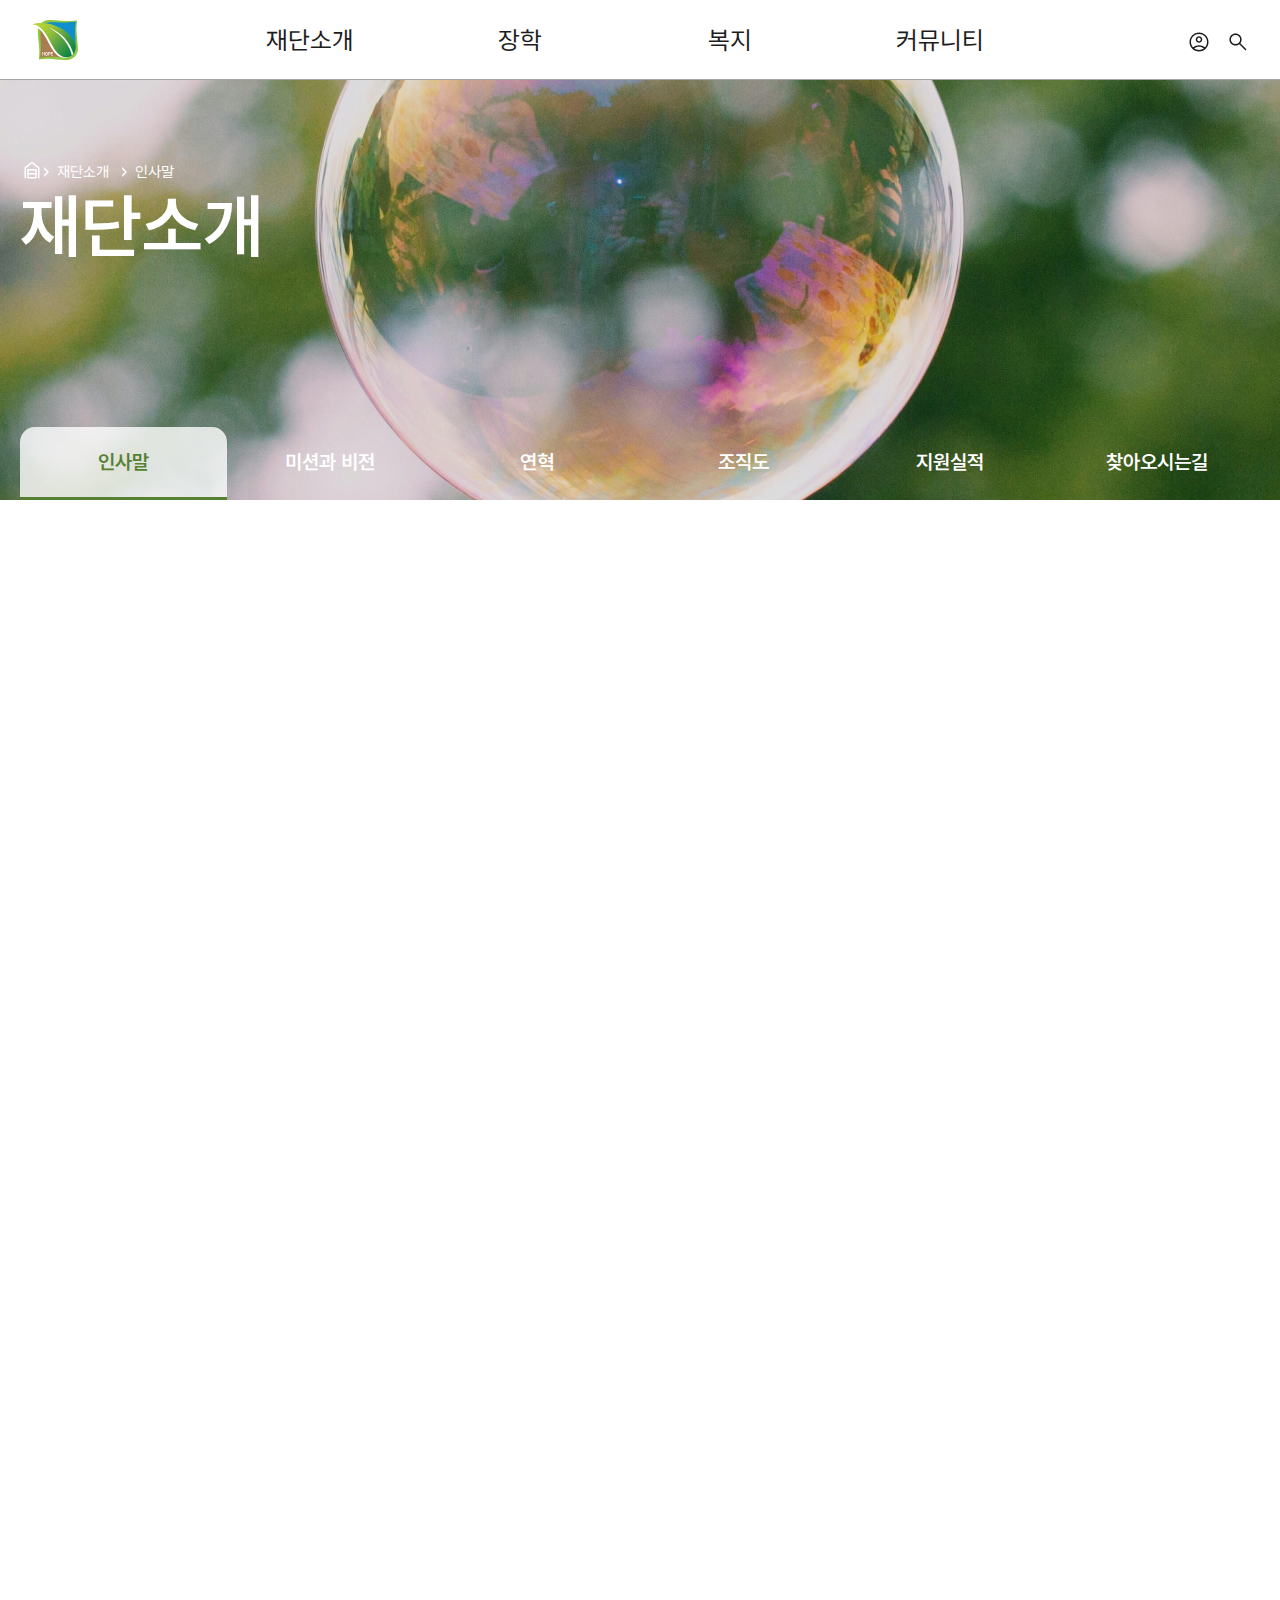
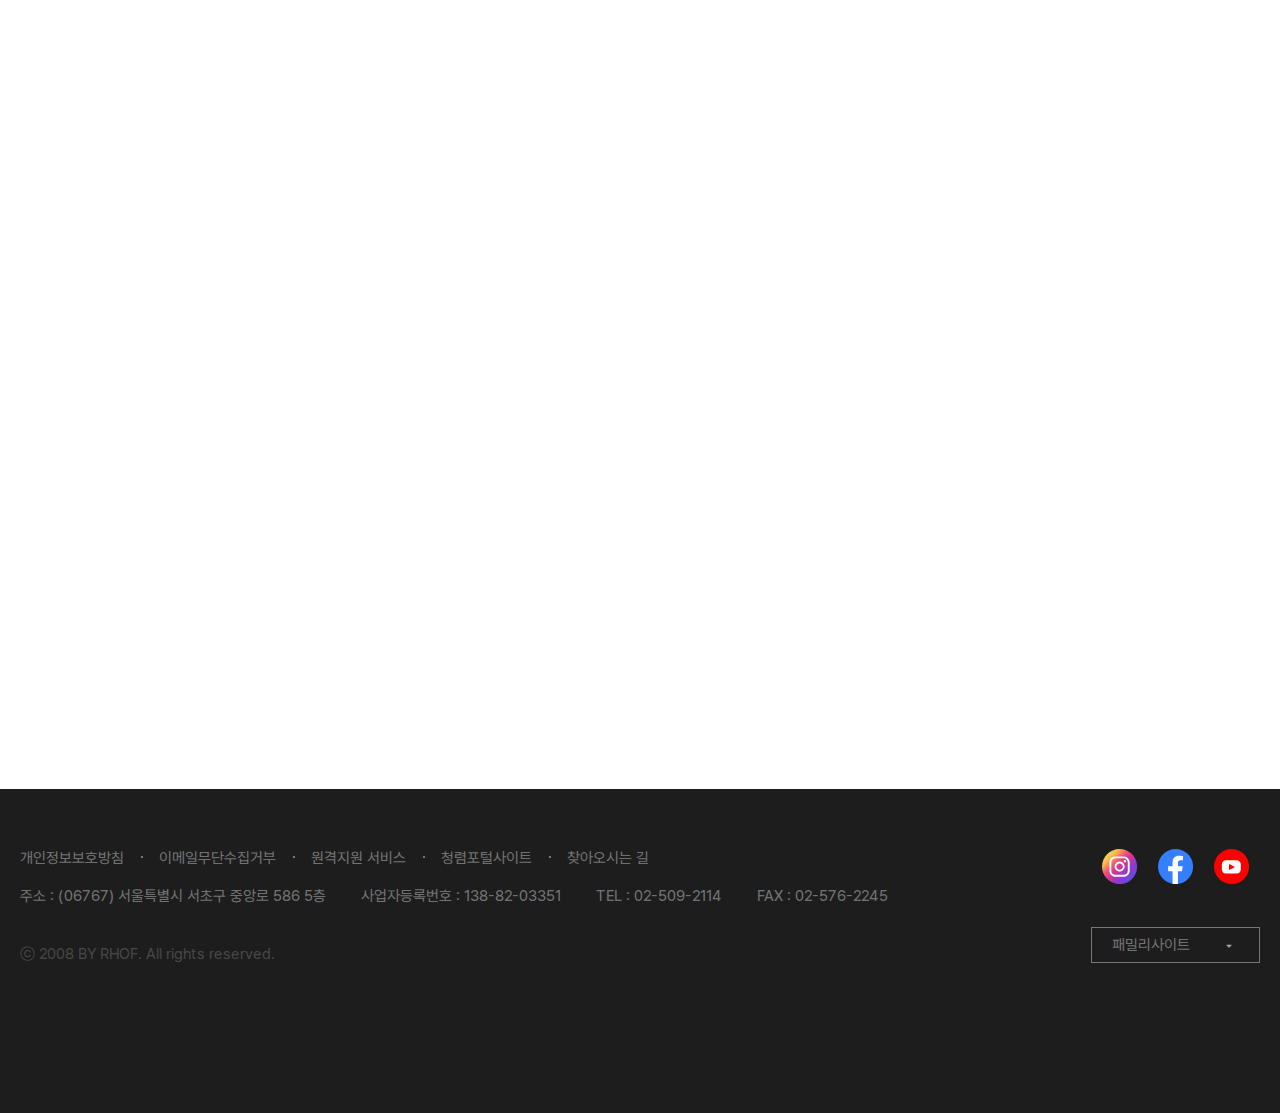
<file: hope_foundation/contents/intro.html>
<!DOCTYPE html>
<html lang="ko">
<head>
    <meta charset="UTF-8">
    <meta name="viewport" content="width=device-width, initial-scale=1.0">
    <script src="https://cdn.jsdelivr.net/npm/swiper@8/swiper-bundle.min.js"></script>
    <link rel="stylesheet" href="https://cdn.jsdelivr.net/npm/swiper@8/swiper-bundle.min.css">
    <script src="../js/jquery-3.7.1.min.js"></script>
    <script src="../js/main.js"></script>
    <script src="../js/common.js"></script>
    <link href="https://unpkg.com/aos@2.3.1/dist/aos.css" rel="stylesheet"> 
    <script src="https://unpkg.com/aos@2.3.1/dist/aos.js"></script> 
    <link rel="stylesheet" href="../css/sub.css">
    <link rel="shortcut icon" type="image/x-icon" href="../favicon.ico">
    <title>인사말 | 재단소개 | 한국농어촌희망재단</title>
</head>
<body>
    <div class="skip_nav">
        <a href="#skip_contents">본문 바로가기</a>
        <a href="#skip_nav">대메뉴 바로가기</a>
    </div>
    <div id="wrap">
        <header>
            <h1 class="logo"><a href="../index.html">한국농어촌희망재단</a></h1>
            <nav class="gnb" id="skip_nav">
                <button class="gnb_open">메뉴열기</button>
                <div class="gnb_wrap">
                    <ul class="depth1">
                        <li>
                            <a href="../contents/intro.html"><span>재단소개</span></a>
                            <ul class="depth2">
                                <li><a href="../contents/intro.html">인사말</a></li>
                                <li><a href="../contents/mission_vision.html">미션과 비전</a></li>
                                <li><a href="../contents/intro.html">연혁</a></li>
                                <li><a href="../contents/mission_vision.html">조직도</a></li>
                                <li><a href="../contents/intro.html">지원실적</a></li>
                                <li><a href="../contents/mission_vision.html">찾아오시는길</a></li>
                            </ul>
                        </li>
                        <li>
                            <a href="../contents/mission_vision.html"><span>장학</span></a>
                            <ul class="depth2">
                                <li><a href="../contents/intro.html">장학활동</a></li>
                                <li><a href="../contents/mission_vision.html">대학장학금</a></li>
                                <li><a href="https://youth.rhof.or.kr/student/login.do" target="_blank" title="새창열림"><span>장학금 신청</span></a></li>
                            </ul>
                        </li>
                        <li>
                            <a href="../contents/intro.html"><span>복지</span></a>
                            <ul class="depth2">
                                <li><a href="../contents/mission_vision.html">농촌육아</a></li>
                                <li><a href="https://childcare.rhof.or.kr/login" target="_blank" title="새창열림"><span>농번기 돌봄지원사업</span></a></li>
                            </ul>
                        </li>
                        <li>
                            <a href="../contents/mission_vision.html"><span>커뮤니티</span></a>
                            <ul class="depth2">
                                <li><a href="../contents/intro.html">우수사례</a></li>
                                <li><a href="../contents/mission_vision.html">청년창업농 의무종사</a></li>
                                <li><a href="../contents/intro.html">홍보영상</a></li>
                                <li><a href="../contents/mission_vision.html">재단행사</a></li>
                                <li><a href="../contents/intro.html">Q&A</a></li>
                            </ul>
                        </li>
                    </ul>
                </div>
                <button class="gnb_close">메뉴닫기</button>
            </nav>
            <div class="tnb">
                <a href="#n" class="login">로그인</a>
                <a href="#n" class="search">검색</a>
            </div>
        </header>
        <main class="container">
            <div class="sub_visual bg1">
                <div class="wrapper">
                    <div class="breadcrumb">
                        <ol>
                            <li class="home"><a href="../index.html">홈</a></li>
                            <li><a href="intro.html">재단소개</a></li>
                            <li class="now"><a href="intro.html">인사말</a></li>
                        </ol>
                    </div>
                    <strong>재단소개</strong>
                </div>
                <div class="wrapper">
                    <div class="sub_menu">
                        <nav class="lnb">
                            <ul>
                                <li class="active"><a href="intro.html">인사말</a></li>
                                <li><a href="mission_vision.html">미션과 비전</a></li>
                                <li><a href="intro.html">연혁</a></li>
                                <li><a href="mission_vision.html">조직도</a></li>
                                <li><a href="intro.html">지원실적</a></li>
                                <li><a href="mission_vision.html">찾아오시는길</a></li>
                            </ul>
                        </nav>
                    </div>
                </div>
            </div>
            <div class="sub_contents" id="skip_contents">
                <div class="wrapper">
                    <div class="sub_title" data-aos="fade-up">
                        <h2>인사말</h2>
                        <p>희망의 싹 농어촌희망재단</p>
                    </div>
                </div>
                <div class="cts_intro" data-aos="fade-up">
                    <div class="wrapper">
                        <div class="intro_visual">
                            <div class="photo">
                                <img src="../images/contents/intro_photo.png" alt="이사장 사진">
                            </div>
                            <strong>농어촌의 꿈과 희망을 실현시켜주는<br><span>농어촌희망재단</span>입니다.</strong>
                        </div>
                        <h3>한국농어촌희망재단을<br>방문해 주신 여러분을 진심으로 환영합니다.</h3>
                        <p>우리 재단은 2024년 1월, &quot;한국농어촌희망재단 &quot;으로 명칭을 변경하고, 농어촌의 복지 증진 및 삶의 질 향상을 위해 농어촌 곳곳의 다양한 사업을 통하여 농어촌 발전에 앞장서 오고 있습니다.<br><br>농촌 후계인력의 장학금 지원과 농업현장 실습 및 농림축산식품산업분야 취업&middot;창업 연계서비스를 통해 농어촌의 우수 인재를 양성하고, 농촌지역 농번기 돌봄지원 등 농업인의 복리 증진을 위해 다양한 복지사업을 추진하고 있습니다. 또한, 2023년부터 외부 신사업을 지속적으로 발굴 유치하여 2024년에는 가락시장 도매법인과 공익활동을 추진하는 등 도약의 시기로 거듭나 농어촌 상생&middot;발전을 도모하고 있습니다.<br><br>앞으로, 우리 재단은 농어촌에 희망을 심어주고 밝은 미래를 만들어가는 재단이 되기 위해 다양한 사업을 적극 추진해 나갈 것을 약속드리며, 자주 방문해 주시고 지도 편달하여 주시기를 바라겠습니다.</p>
                        <strong>이사장<span>정학수</span></strong>
                    </div>
                </div>
            </div>
        </main>
        <footer>
            <div class="wrapper">
                <div class="sns">
                    <ul>
                        <li class="instar">
                            <a href="https://www.instagram.com/rhof2114" target="_blank" title="새창열림"></a>
                        </li>
                        <li class="facebook">
                            <a href="https://www.facebook.com/krafo2114" target="_blank" title="새창열림"></a>
                        </li>
                        <li class="youtube">
                            <a href="https://www.youtube.com/channel/UC-WoEKB1m3jGB_jkscYsgfg" target="_blank" title="새창열림"></a>
                        </li>
                    </ul>
                </div>
                <div class="famillysite">
                    <button class="btn_open">패밀리사이트</button>
                    <ul>
                        <li>
                            <a href="https://www.mafra.go.kr/sites/home/index.do" target="_blank" title="새창열림">농림축산식품부</a>
                        </li>
                        <li>
                            <a href="http://www.kra.co.kr" target="_blank" title="새창열림">한국마사회</a>
                        </li>
                        <li>
                            <a href="http://www.rda.go.kr" target="_blank" title="새창열림">농촌진흥청</a>
                        </li>
                        <li>
                            <a href="http://www.kosaf.go.kr" target="_blank" title="새창열림">한국장학재단</a>
                        </li>
                        <li>
                            <a href="http://jaedan.nonghyup.com" target="_blank" title="새창열림">농협재단</a>
                        </li>
                        <li>
                            <a href="http://www.fry.or.kr" target="_blank" title="새창열림">농어촌청소년육성재단</a>
                        </li>
                        <li>
                            <a href="http://www.dsa.or.kr" target="_blank" title="새창열림">대산농촌문화재단</a>
                        </li>
                        <li>
                            <a href="http://www.sdream.or.kr/" target="_blank" title="새창열림">삼성꿈장학재단</a>
                        </li>
                        <li>
                            <a href="http://amenity.or.kr/interres/main.asp" target="_blank" title="새창열림">행복한지역발전재단</a>
                        </li>
                        <li>
                            <a href="http://www.dasomhouse.kr/" target="_blank" title="새창열림">다솜둥지복지재단</a>
                        </li>
                        <li>
                            <a href="https://www.gafi.or.kr/" target="_blank" title="새창열림">경기도농수산진흥원</a>
                        </li>
                    </ul>
                    <button class="btn_close">패밀리사이트</button>
                </div>
                <div class="f_nav">
                    <span><a href="#n">개인정보보호방침</a></span>
                    <span><a href="#n">이메일무단수집거부</a></span>
                    <span><a href="#n">원격지원 서비스</a></span>
                    <span><a href="#n">청렴포털사이트</a></span>
                    <span><a href="#n">찾아오시는 길</a></span>
                </div>
                <div class="f_list">
                    <address>주소 : (06767) 서울특별시 서초구 중앙로 586 5층</address>
                    <span>사업자등록번호 : 138-82-03351<br></span>
                    <span>TEL : 02-509-2114</span>
                    <span>FAX : 02-576-2245</span>
                </div>
                <div class="copyright">ⓒ 2008 BY RHOF. All rights reserved.</div>
            </div>
        </footer>
    </div>
</body>
</html>
</file>
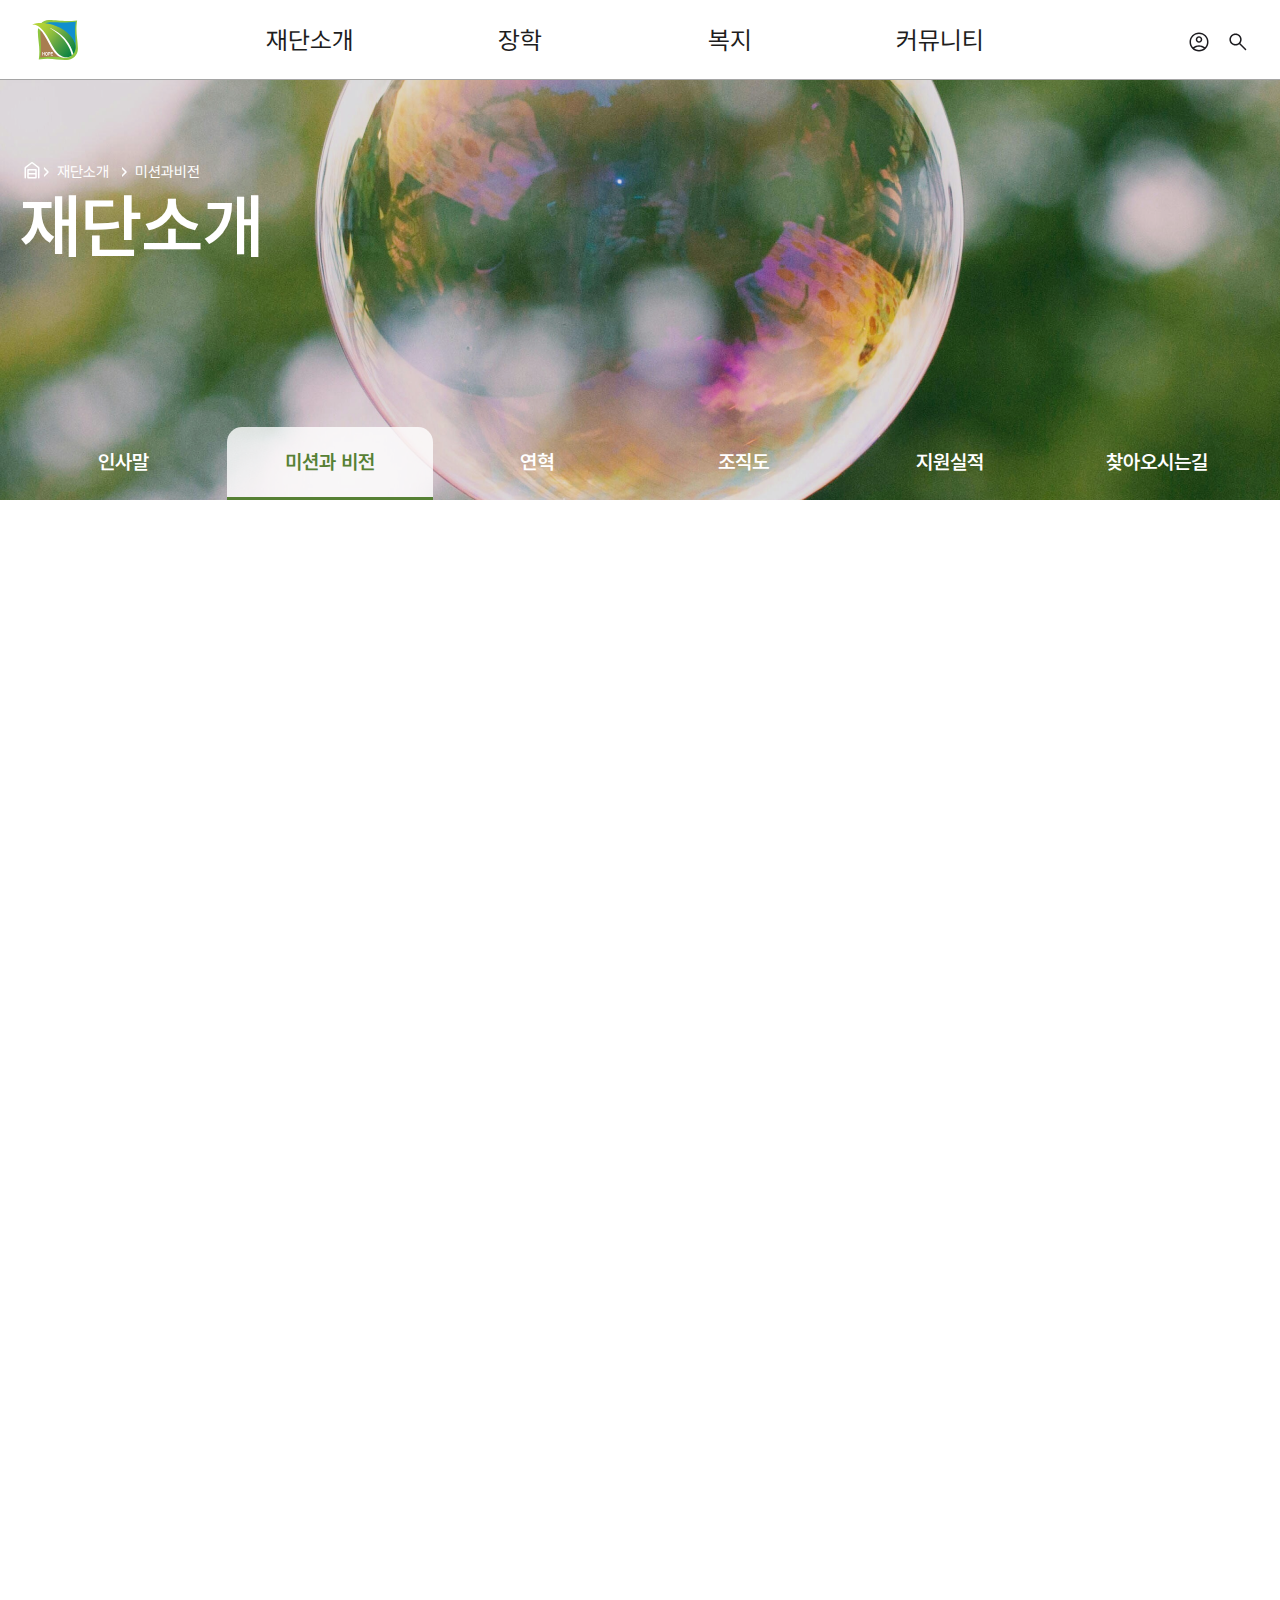
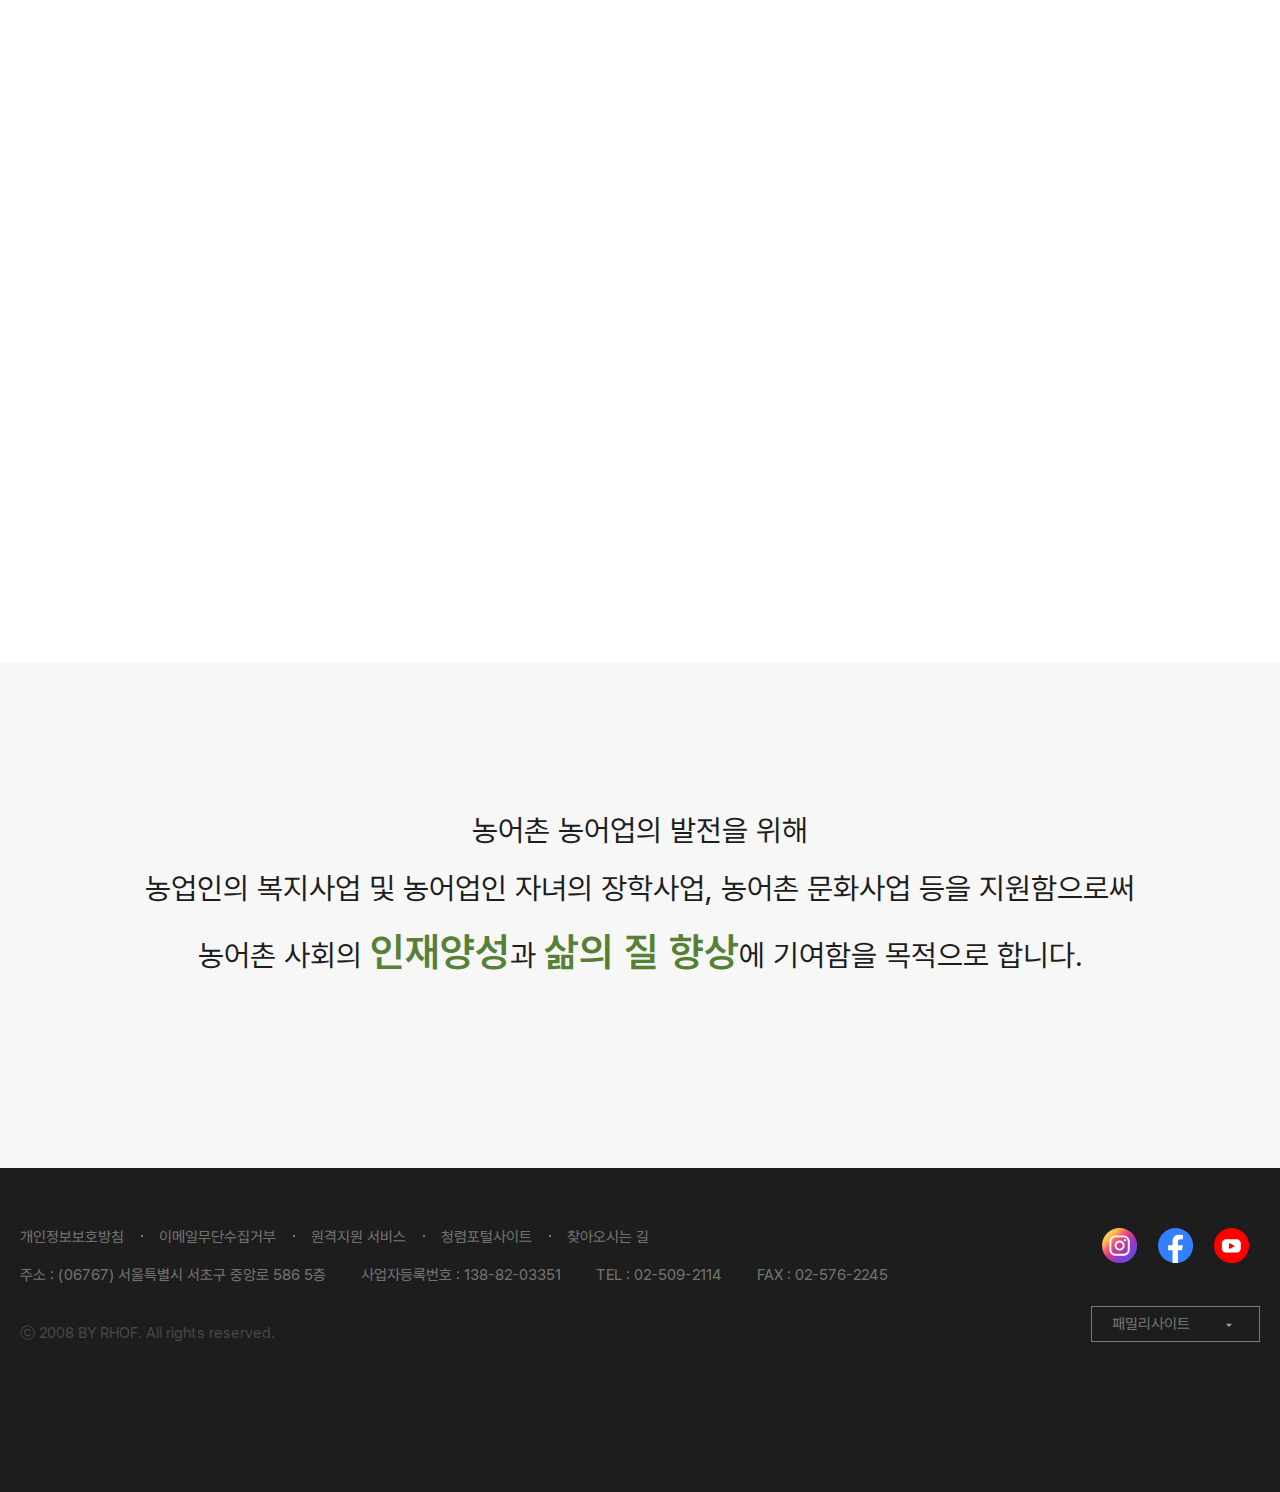
<file: hope_foundation/contents/mission_vision.html>
<!DOCTYPE html>
<html lang="ko">
<head>
    <meta charset="UTF-8">
    <meta name="viewport" content="width=device-width, initial-scale=1.0">
    <script src="https://cdn.jsdelivr.net/npm/swiper@8/swiper-bundle.min.js"></script>
    <link rel="stylesheet" href="https://cdn.jsdelivr.net/npm/swiper@8/swiper-bundle.min.css">
    <script src="../js/jquery-3.7.1.min.js"></script>
    <script src="../js/main.js"></script>
    <script src="../js/common.js"></script>
    <link href="https://unpkg.com/aos@2.3.1/dist/aos.css" rel="stylesheet"> 
    <script src="https://unpkg.com/aos@2.3.1/dist/aos.js"></script> 
    <link rel="stylesheet" href="../css/sub.css">
    <link rel="shortcut icon" type="image/x-icon" href="../favicon.ico">
    <title> | 재단소개 | 한국농어촌희망재단</title>
</head>
<body>
    <div class="skip_nav">
        <a href="#skip_contents">본문 바로가기</a>
        <a href="#skip_nav">대메뉴 바로가기</a>
    </div>
    <div id="wrap">
        <header>
            <h1 class="logo"><a href="../index.html">한국농어촌희망재단</a></h1>
            <nav class="gnb" id="skip_nav">
                <button class="gnb_open">메뉴열기</button>
                <div class="gnb_wrap">
                    <ul class="depth1">
                        <li>
                            <a href="../contents/intro.html"><span>재단소개</span></a>
                            <ul class="depth2">
                                <li><a href="../contents/intro.html">인사말</a></li>
                                <li><a href="../contents/mission_vision.html">미션과 비전</a></li>
                                <li><a href="../contents/intro.html">연혁</a></li>
                                <li><a href="../contents/mission_vision.html">조직도</a></li>
                                <li><a href="../contents/intro.html">지원실적</a></li>
                                <li><a href="../contents/mission_vision.html">찾아오시는길</a></li>
                            </ul>
                        </li>
                        <li>
                            <a href="../contents/mission_vision.html"><span>장학</span></a>
                            <ul class="depth2">
                                <li><a href="../contents/intro.html">장학활동</a></li>
                                <li><a href="../contents/mission_vision.html">대학장학금</a></li>
                                <li><a href="https://youth.rhof.or.kr/student/login.do" target="_blank" title="새창열림"><span>장학금 신청</span></a></li>
                            </ul>
                        </li>
                        <li>
                            <a href="../contents/intro.html"><span>복지</span></a>
                            <ul class="depth2">
                                <li><a href="../contents/mission_vision.html">농촌육아</a></li>
                                <li><a href="https://childcare.rhof.or.kr/login" target="_blank" title="새창열림"><span>농번기 돌봄지원사업</span></a></li>
                            </ul>
                        </li>
                        <li>
                            <a href="../contents/mission_vision.html"><span>커뮤니티</span></a>
                            <ul class="depth2">
                                <li><a href="../contents/intro.html">우수사례</a></li>
                                <li><a href="../contents/mission_vision.html">청년창업농 의무종사</a></li>
                                <li><a href="../contents/intro.html">홍보영상</a></li>
                                <li><a href="../contents/mission_vision.html">재단행사</a></li>
                                <li><a href="../contents/intro.html">Q&A</a></li>
                            </ul>
                        </li>
                    </ul>
                </div>
                <button class="gnb_close">메뉴닫기</button>
            </nav>
            <div class="tnb">
                <a href="#n" class="login">로그인</a>
                <a href="#n" class="search">검색</a>
            </div>
        </header>
        <main class="container">
            <div class="sub_visual bg1">
                <div class="wrapper">
                    <div class="breadcrumb">
                        <ol>
                            <li class="home"><a href="../index.html">홈</a></li>
                            <li><a href="intro.html">재단소개</a></li>
                            <li class="now"><a href="mission_vision.html">미션과비전</a></li>
                        </ol>
                    </div>
                    <strong>재단소개</strong>
                </div>
                <div class="wrapper">
                    <div class="sub_menu">
                        <nav class="lnb">
                            <ul>
                                <li><a href="intro.html">인사말</a></li>
                                <li class="active"><a href="mission_vision.html">미션과 비전</a></li>
                                <li><a href="intro.html">연혁</a></li>
                                <li><a href="mission_vision.html">조직도</a></li>
                                <li><a href="intro.html">지원실적</a></li>
                                <li><a href="mission_vision.html">찾아오시는길</a></li>
                            </ul>
                        </nav>
                    </div>
                </div>
            </div>
            <div class="sub_contents mv" id="skip_contents">
                <div class="cts_mv">
                    <div class="wrapper">
                        <div class="mv_box">
                            <div class="sub_title" data-aos="fade-up">
                                <h2>Embrace Rural Hope</h2>
                                <p>농어촌을 희망으로 <br>품어주는 재단</p>
                            </div>
                            <div class="mv_box_list">
                                <ul>
                                    <li class="mission" data-aos="fade-up">
                                        <strong>미션</strong>
                                        <span>농어촌 사회의 인재양성과<br>농어업인의 삶의 질향상</span>
                                    </li>
                                    <li class="vision" data-aos="fade-up" data-aos-delay="300">
                                        <strong>비전</strong>
                                        <span>활기차고 희망찬 농어촌과 하나되는<br>대한민국 최대의 농어촌 복지재단</span>
                                    </li>
                                </ul>
                            </div>
                        </div>
                        <div class="cv_box">
                            <div class="sub_title" data-aos="fade-up">
                                <h2>Core Values</h2>
                                <p>핵심가치</p>
                            </div>
                            <div class="cv_box_list" >
                                <ul data-aos="fade-up">
                                    <li class="hope" data-aos="fade-up">
                                        <strong>희망</strong>
                                        <span>따뜻한 마음에서 우러나는<br>쌔싹이자 우리의 희망</span>
                                    </li>
                                    <li class="dream" data-aos="fade-up" data-aos-delay="300">
                                        <strong>꿈</strong>
                                        <span>대지에서 발아된 씨앗이<br>하늘을 향해 웅비하는 희망찬 꿈</span>
                                    </li>
                                    <li class="talented" data-aos="fade-up" data-aos-delay="500">
                                        <strong>인재양성</strong>
                                        <span>더 높은곳, 더 넓은곳 으로<br>뻗어나아가는 능력</span>
                                    </li>
                                </ul>
                            </div>
                        </div>
                    </div>
                    <div class="purpose">
                        <div class="wrapper">
                            <strong>농어촌 농어업의 발전을 위해</strong>
                            <strong>농업인의 복지사업 및 농어업인 자녀의 장학사업, 농어촌 문화사업 등을 지원함으로써</strong>
                            <strong>농어촌 사회의 <span>인재양성</span>과 <span>삶의 질 향상</span>에 기여함을 목적으로 합니다.</strong>
                        </div>
                    </div>
                </div>
            </div>
        </main>
        <footer>
            <div class="wrapper">
                <div class="sns">
                    <ul>
                        <li class="instar">
                            <a href="https://www.instagram.com/rhof2114" target="_blank" title="새창열림"></a>
                        </li>
                        <li class="facebook">
                            <a href="https://www.facebook.com/krafo2114" target="_blank" title="새창열림"></a>
                        </li>
                        <li class="youtube">
                            <a href="https://www.youtube.com/channel/UC-WoEKB1m3jGB_jkscYsgfg" target="_blank" title="새창열림"></a>
                        </li>
                    </ul>
                </div>
                <div class="famillysite">
                    <button class="btn_open">패밀리사이트</button>
                    <ul>
                        <li>
                            <a href="https://www.mafra.go.kr/sites/home/index.do" target="_blank" title="새창열림">농림축산식품부</a>
                        </li>
                        <li>
                            <a href="http://www.kra.co.kr" target="_blank" title="새창열림">한국마사회</a>
                        </li>
                        <li>
                            <a href="http://www.rda.go.kr" target="_blank" title="새창열림">농촌진흥청</a>
                        </li>
                        <li>
                            <a href="http://www.kosaf.go.kr" target="_blank" title="새창열림">한국장학재단</a>
                        </li>
                        <li>
                            <a href="http://jaedan.nonghyup.com" target="_blank" title="새창열림">농협재단</a>
                        </li>
                        <li>
                            <a href="http://www.fry.or.kr" target="_blank" title="새창열림">농어촌청소년육성재단</a>
                        </li>
                        <li>
                            <a href="http://www.dsa.or.kr" target="_blank" title="새창열림">대산농촌문화재단</a>
                        </li>
                        <li>
                            <a href="http://www.sdream.or.kr/" target="_blank" title="새창열림">삼성꿈장학재단</a>
                        </li>
                        <li>
                            <a href="http://amenity.or.kr/interres/main.asp" target="_blank" title="새창열림">행복한지역발전재단</a>
                        </li>
                        <li>
                            <a href="http://www.dasomhouse.kr/" target="_blank" title="새창열림">다솜둥지복지재단</a>
                        </li>
                        <li>
                            <a href="https://www.gafi.or.kr/" target="_blank" title="새창열림">경기도농수산진흥원</a>
                        </li>
                    </ul>
                    <button class="btn_close">패밀리사이트</button>
                </div>
                <div class="f_nav">
                    <span><a href="#n">개인정보보호방침</a></span>
                    <span><a href="#n">이메일무단수집거부</a></span>
                    <span><a href="#n">원격지원 서비스</a></span>
                    <span><a href="#n">청렴포털사이트</a></span>
                    <span><a href="#n">찾아오시는 길</a></span>
                </div>
                <div class="f_list">
                    <address>주소 : (06767) 서울특별시 서초구 중앙로 586 5층</address>
                    <span>사업자등록번호 : 138-82-03351<br></span>
                    <span>TEL : 02-509-2114</span>
                    <span>FAX : 02-576-2245</span>
                </div>
                <div class="copyright">ⓒ 2008 BY RHOF. All rights reserved.</div>
            </div>
        </footer>
    </div>
</body>
</html>
</file>
<file: portfolio_2/css/main.css>
@import url(default.css);
@import url(fonts.css);
@import url(common.css);
@import url(layout.css);

.main {
    position: relative;
    background-color: #EDF3FF;
}
.main h1 {
    font-size: 0;
    line-height: 0;
}
.main .wrapper .box {
    position: relative;
    left: 50%;
    top: 40%;
    transform: translate(-50%, -50%);
}
.main .artboard1 {
    position: relative;
    top: 165px;
    width: 1090px;
    height: 615px;
    border-radius: 30px;
    background-color: #fff;
    border: 1px solid #00249D;
    z-index: 2;
}
.main .artboard1::before {
    position: absolute;
    left: 70px;
    bottom: 110px;
    width: 937px;
    height: 325px;
    background-position: center center;
    background: url(../images/main_txt.png);
    content: "";
}
.main .artboard1 span,
.main .artboard2 span {
    position: relative;
    display: block;
    font-size: 30px;
    font-weight: 700;
    padding: 30px 30px 30px 80px;
    border-bottom: 1px solid #00249D;
}
.main .artboard1 span::before {
    position: absolute;
    left: 35px;
    top: 26px;
    width: 34px;
    height: 34px;
    background-color: #FFD12D;
    border: 1px solid #00249D;
    content: "";
}
.main .artboard2 {
    position: absolute;
    right: 0;
    top: 0;
    width: 1090px;
    height: 615px;
    border-radius: 30px;
    background-color: #A9B8EB;
    border: 1px solid #00249D;
}
.main .artboard2 span::before {
    position: absolute;
    left: 35px;
    top: 26px;
    width: 34px;
    height: 34px;
    background-color: #B9D0FF;
    border: 1px solid #00249D;
    content: "";
}
.profile {
    background-color: #EDF3FF;
}
.profile h1 {
    font-size: 0;
    line-height: 0;
}
.profile .p_box {
    position: relative;
    left: 50%;
    top: 50%;
    transform: translate(-50%, -50%);
    height: 1090px;
}
.profile .education,
.profile .work,
.profile .photoimg,
.profile .certificate,
.profile .coding,
.profile .design {
    border-radius: 30px;
    background-color: #fff;
    border: 1px solid #00249D;
    transition: 0.5s;
}
.profile .education strong,
.profile .work strong,
.profile .photoimg strong,
.profile .certificate strong,
.profile .coding strong,
.profile .design strong {
    position: relative;
    display: block;
    font-size: 30px;
    font-weight: 700;
    line-height: 85px;
    border-bottom: 1px solid #00249D;
    padding: 0 40px 0 85px;
} 
.profile .education strong::before,
.profile .work strong::before,
.profile .photoimg strong::before,
.profile .certificate strong::before,
.profile .coding strong::before,
.profile .design strong::before {
    position: absolute;
    left: 30px;
    top: 23px;
    width: 34px;
    height: 34px;
    background-position: center center;
    background-repeat: no-repeat;
    background-size: contain;
    content: "";
}
.profile .education strong::before {
    background-image: url("data:image/svg+xml,%3Csvg width='33' height='36' viewBox='0 0 33 36' fill='none' xmlns='http://www.w3.org/2000/svg'%3E%3Cpath d='M16 34C11.8618 29.8747 5.13824 29.8747 1 34V4.09396C5.13824 -0.0313188 11.8618 -0.0313188 16 4.09396V34Z' fill='%23FFD12D'/%3E%3Cpath d='M32 34C27.8618 29.8747 21.1382 29.8747 17 34V4.09396C21.1382 -0.0313188 27.8618 -0.0313188 32 4.09396V34Z' fill='%23FFD12D'/%3E%3Cpath d='M16 34C11.8618 29.8747 5.13824 29.8747 1 34V4.09396C5.13824 -0.0313188 11.8618 -0.0313188 16 4.09396V34Z' stroke='%2300249D' stroke-miterlimit='10'/%3E%3Cpath d='M32 34C27.8618 29.8747 21.1382 29.8747 17 34V4.09396C21.1382 -0.0313188 27.8618 -0.0313188 32 4.09396V34Z' stroke='%2300249D' stroke-miterlimit='10'/%3E%3C/svg%3E%0A");
}
.profile .work strong::before {
    background-image: url("data:image/svg+xml,%3Csvg width='34' height='34' viewBox='0 0 34 34' fill='none' xmlns='http://www.w3.org/2000/svg'%3E%3Cmask id='path-1-inside-1_364_747' fill='white'%3E%3Cpath fill-rule='evenodd' clip-rule='evenodd' d='M17 0C21.6944 0 25.5 3.80558 25.5 8.5C30.1944 8.5 34 12.3056 34 17C34 21.6944 30.1944 25.5 25.5 25.5C25.5 30.1944 21.6944 34 17 34C12.3056 34 8.5 30.1944 8.5 25.5C3.80558 25.5 0 21.6944 0 17C0 12.3056 3.80558 8.5 8.5 8.5C8.5 3.80558 12.3056 0 17 0Z'/%3E%3C/mask%3E%3Cpath fill-rule='evenodd' clip-rule='evenodd' d='M17 0C21.6944 0 25.5 3.80558 25.5 8.5C30.1944 8.5 34 12.3056 34 17C34 21.6944 30.1944 25.5 25.5 25.5C25.5 30.1944 21.6944 34 17 34C12.3056 34 8.5 30.1944 8.5 25.5C3.80558 25.5 0 21.6944 0 17C0 12.3056 3.80558 8.5 8.5 8.5C8.5 3.80558 12.3056 0 17 0Z' fill='%23FFD12D'/%3E%3Cpath d='M25.5 8.5H24.5V9.5H25.5V8.5ZM25.5 25.5V24.5H24.5V25.5H25.5ZM8.5 25.5H9.5V24.5H8.5V25.5ZM8.5 8.5V9.5H9.5V8.5H8.5ZM26.5 8.5C26.5 3.25329 22.2467 -1 17 -1V1C21.1421 1 24.5 4.35786 24.5 8.5H26.5ZM35 17C35 11.7533 30.7467 7.5 25.5 7.5V9.5C29.6421 9.5 33 12.8579 33 17H35ZM25.5 26.5C30.7467 26.5 35 22.2467 35 17H33C33 21.1421 29.6421 24.5 25.5 24.5V26.5ZM17 35C22.2467 35 26.5 30.7467 26.5 25.5H24.5C24.5 29.6421 21.1421 33 17 33V35ZM7.5 25.5C7.5 30.7467 11.7533 35 17 35V33C12.8579 33 9.5 29.6421 9.5 25.5H7.5ZM-1 17C-1 22.2467 3.25329 26.5 8.5 26.5V24.5C4.35786 24.5 1 21.1421 1 17H-1ZM8.5 7.5C3.25329 7.5 -1 11.7533 -1 17H1C1 12.8579 4.35786 9.5 8.5 9.5V7.5ZM17 -1C11.7533 -1 7.5 3.25329 7.5 8.5H9.5C9.5 4.35786 12.8579 1 17 1V-1Z' fill='%2300249D' mask='url(%23path-1-inside-1_364_747)'/%3E%3C/svg%3E%0A");
}
.profile .photoimg strong::before {
    background-image: url("data:image/svg+xml,%3Csvg width='34' height='34' viewBox='0 0 34 34' fill='none' xmlns='http://www.w3.org/2000/svg'%3E%3Crect x='0.5' y='0.5' width='33' height='33' fill='%23FFD12D' stroke='%2300249D'/%3E%3Crect x='4.5' y='4.5' width='25' height='19' fill='white' stroke='%2300249D'/%3E%3C/svg%3E%0A");
}
.profile .certificate strong::before {
    background-image: url("data:image/svg+xml,%3Csvg width='34' height='43' viewBox='0 0 34 43' fill='none' xmlns='http://www.w3.org/2000/svg'%3E%3Cpath d='M4.69864 10.8985C3.456 8.74617 4.19343 5.99401 6.34575 4.75137L8.14351 3.71344C10.2958 2.47079 13.048 3.20823 14.2906 5.36055L25.126 24.1279L15.534 29.6659L4.69864 10.8985Z' fill='%2300249D' stroke='%2300249D'/%3E%3Cpath d='M26.868 26.8895L26.868 38.23L17.0469 32.5597L26.868 26.8895Z' fill='%23FFD12D' stroke='%2300249D'/%3E%3Cpath d='M27.3698 39.0958L22.9055 35.137L26.1736 33.2501L27.3698 39.0958Z' fill='%2300249D'/%3E%3Cpath d='M13.9174 10.2617C13.7793 10.0226 13.4735 9.94063 13.2344 10.0787C12.9952 10.2168 12.9133 10.5226 13.0514 10.7617L13.9174 10.2617ZM13.0514 10.7617L21.3535 25.1415L22.2196 24.6415L13.9174 10.2617L13.0514 10.7617Z' fill='%23FFD12D'/%3E%3Cpath d='M8.48575 9.91016C8.34768 9.67101 8.04188 9.58907 7.80273 9.72714C7.56359 9.86521 7.48165 10.171 7.61972 10.4102L8.48575 9.91016ZM7.61972 10.4102L17.4314 27.4044L18.2974 26.9044L8.48575 9.91016L7.61972 10.4102Z' fill='%23FFD12D'/%3E%3C/svg%3E%0A");
}
.profile .coding strong::before {
    background-image: url("data:image/svg+xml,%3Csvg width='34' height='34' viewBox='0 0 34 34' fill='none' xmlns='http://www.w3.org/2000/svg'%3E%3Crect x='0.5' y='0.5' width='33' height='33' rx='16.5' fill='%23FFD12D' stroke='%2300249D'/%3E%3Cpath d='M10.8315 13.236C11.9595 13.164 12.8475 13.656 13.1595 13.704C13.4355 13.752 13.5915 13.716 13.7475 13.668C14.1915 13.524 14.7075 14.22 14.8035 15.3C14.8515 15.792 14.7915 15.852 14.4075 15.996C14.0715 16.116 13.9875 16.068 13.7595 15.768C13.0515 14.796 11.8515 14.412 10.6875 14.628C9.43947 14.856 8.75547 16.056 8.88747 17.52C9.04347 19.356 10.3155 20.208 12.0675 20.052C13.0515 19.968 13.8075 19.572 14.3475 18.852C14.6595 18.444 15.1395 18.672 14.9835 19.176C14.5035 20.76 13.0515 21.768 11.1795 21.792C8.67147 21.828 6.88347 20.232 6.72747 17.64C6.58347 15.348 8.21547 13.404 10.8315 13.236ZM17.9017 15.71V16.32C17.9017 16.52 17.9717 16.62 18.1817 16.62H19.0017C19.2717 16.62 19.3517 16.67 19.3517 17.14C19.3517 17.58 19.2817 17.65 19.0217 17.65H18.2717C17.9717 17.65 17.9017 17.73 17.9017 18.02V19.61C17.9017 20.33 18.3717 20.59 19.1117 20.07C19.3517 19.9 19.5817 20.09 19.4817 20.35C19.1417 21.23 18.4717 21.7 17.4317 21.56C16.6917 21.46 16.3417 20.94 16.3417 19.81V17.84C16.3417 17.72 16.2617 17.65 16.1417 17.65H15.6717C15.5217 17.65 15.4417 17.56 15.4417 17.23C15.4417 16.94 15.5017 16.8 15.7517 16.72C16.3217 16.53 16.5817 16.32 16.8617 15.75C16.9917 15.49 17.2017 15.41 17.5917 15.41C17.8017 15.41 17.9017 15.51 17.9017 15.71ZM21.9865 16.67V16.88C21.9865 17.12 22.1465 17.13 22.2665 16.96C22.6865 16.38 23.5165 16.17 24.2065 16.5C24.6765 16.73 24.8465 17.21 24.6265 17.62C24.3765 18.08 23.9465 18.13 23.4865 17.83C23.0665 17.55 22.5865 17.58 22.2865 17.84C22.0865 18.02 22.0165 18.3 22.0165 18.67V20.06C22.0165 20.58 22.0765 20.75 22.5065 20.8C22.8165 20.84 22.8265 21.51 22.5165 21.53C22.0865 21.56 20.4965 21.56 20.0565 21.53C19.7465 21.51 19.7565 20.85 20.0665 20.8C20.3565 20.76 20.4465 20.64 20.4465 20.06V18.14C20.4465 17.79 20.3665 17.71 20.1865 17.76C19.9465 17.83 19.7165 17.2 19.9565 17.05C20.3965 16.77 21.0165 16.52 21.5165 16.38C21.7865 16.3 21.9865 16.41 21.9865 16.67ZM26.89 15.8V20.06C26.89 20.58 26.97 20.75 27.32 20.8C27.63 20.84 27.64 21.51 27.33 21.53C26.9 21.56 25.3 21.56 24.86 21.53C24.55 21.51 24.56 20.84 24.87 20.8C25.22 20.75 25.3 20.58 25.3 20.06V16.4C25.3 16.05 25.22 15.97 25.04 16.02C24.8 16.09 24.57 15.46 24.81 15.31C25.29 15 26.07 14.69 26.67 14.59C26.9 14.55 27.15 15 27.02 15.21C26.92 15.37 26.89 15.5 26.89 15.8Z' fill='%2300249D'/%3E%3C/svg%3E%0A");
}
.profile .design strong::before {
    background-image: url("data:image/svg+xml,%3Csvg width='34' height='34' viewBox='0 0 34 34' fill='none' xmlns='http://www.w3.org/2000/svg'%3E%3Crect x='0.5' y='0.5' width='33' height='33' rx='4.5' fill='%23FFD12D' stroke='%2300249D'/%3E%3Cpath d='M13.8262 21.168L16.3262 22.6113V19.7246L13.8262 21.168ZM27.2174 21.168L24.7174 19.7246V22.6113L27.2174 21.168ZM16.0762 21.418H24.9674V20.918H16.0762V21.418Z' fill='%2300249D'/%3E%3Cpath d='M20.6582 14.6094L19.2148 17.1094L22.1016 17.1094L20.6582 14.6094ZM20.6582 28.0006L22.1016 25.5006L19.2148 25.5006L20.6582 28.0006ZM20.4082 16.8594L20.4082 25.7506L20.9082 25.7506L20.9082 16.8594L20.4082 16.8594Z' fill='%2300249D'/%3E%3Cpath d='M6.94384 5.43161L19.2231 12.9732L12.5401 15.1246L7.3354 19.8365L6.94384 5.43161Z' fill='%2300249D'/%3E%3C/svg%3E%0A");
}
.profile .education {
    position: absolute;
    left: 0;
    top: 130px;
    width: 1040px;
    height: 265px;
    z-index: 1;
    transition: 0.5s;
}
.profile .education ul,
.profile .work ul,
.profile .certificate ul,
.profile .coding ul,
.profile .design ul {
    padding: 25px 40px;
}
.profile .education ul li,
.profile .work ul li,
.profile .certificate ul li,
.profile .coding ul,
.profile .design ul {
    display: flex;
    line-height: 40px;
}
.profile .education ul li span,
.profile .work ul li span {
    display: block;
    width: 180px;
    font-weight: 700;
}
.profile .work {
    position: absolute;
    left: 150px;
    top: 360px;
    width: 750px;
    height: 260px;
    z-index: 2;
    transition: 0.5s;
}
.profile .photoimg {
    position: absolute;
    right: 0;
    top: 360px;
    width: 460px;
    height: 565px;
    z-index: 2;
    transition: 0.5s;
}
.profile .photoimg .photo {
    padding: 30px 40px;
}
.profile .photoimg .photo img {
    border-radius: 15px;
}
.profile .certificate {
    position: absolute;
    left: 25px;
    bottom: 190px;
    width: 390px;
    height: 340px;
    z-index: 3;
    transition: 0.5s;
}
.profile .certificate ul li span {
    display: block;
    width: 100px;
    font-weight: 700;
}
.profile .coding {
    position: absolute;
    right: 440px;
    bottom: 330px;
    width: 340px;
    height: 200px;
    z-index: 3;
    transition: 0.5s;
}
.profile .coding ul,
.profile .design ul {
    justify-content: center;
}
.profile .coding ul li,
.profile .design ul li {
    position: relative;
    width: 60px;
    height: 60px;
    margin-right: 25px;
}
.profile .coding ul li:last-child,
.profile .design ul li:last-child {
    margin: 0;
}
.profile .coding ul li::before {
    position: absolute;
    left: 0;
    top: 0;
    width: 100%;
    height: 100%;
    background-position: center center;
    background-repeat: no-repeat;
    background-size: contain;
    content: "";
    transition: 0.5s;
}
.profile .coding ul li:nth-child(1):before {
    background-image: url("data:image/svg+xml,%3Csvg width='60' height='60' viewBox='0 0 60 60' fill='none' xmlns='http://www.w3.org/2000/svg'%3E%3Crect x='0.5' y='0.5' width='59' height='59' rx='9.5' fill='%23EDF3FF' stroke='%2300249D'/%3E%3Cpath d='M16.1813 12.35V9.72C16.1813 8.71 16.1013 8.56 15.5213 8.46C15.2813 8.42 15.2713 7.73 15.5513 7.7C16.1713 7.62 17.7513 7.63 18.3613 7.7C18.6413 7.73 18.6413 8.39 18.3913 8.44C17.8413 8.55 17.7813 8.6 17.7813 9.57C17.7813 10.25 17.8113 10.31 18.1813 10.34C18.7713 10.39 19.5413 10.38 20.1313 10.34C20.5013 10.31 20.5313 10.25 20.5313 9.57C20.5313 8.6 20.4713 8.55 19.9213 8.44C19.6813 8.39 19.6713 7.73 19.9513 7.7C20.5613 7.63 22.1313 7.62 22.7513 7.7C23.0413 7.73 23.0313 8.42 22.7813 8.46C22.2013 8.56 22.1213 8.71 22.1213 9.72V12.35C22.1213 13.36 22.2913 13.54 22.8813 13.64C23.1213 13.68 23.1313 14.49 22.8513 14.52C22.2313 14.6 20.5613 14.59 19.9513 14.52C19.6713 14.49 19.6813 13.7 19.9213 13.65C20.4413 13.55 20.5313 13.42 20.5313 12.35V12C20.5313 11.55 20.4113 11.47 20.1313 11.45C19.5413 11.4 18.7713 11.4 18.1813 11.46C17.9013 11.49 17.7813 11.55 17.7813 12V12.35C17.7813 13.42 17.8713 13.55 18.3913 13.65C18.6413 13.7 18.6413 14.49 18.3613 14.52C17.7513 14.59 16.0713 14.6 15.4513 14.52C15.1713 14.49 15.1813 13.68 15.4213 13.64C16.0113 13.54 16.1813 13.36 16.1813 12.35ZM25.8102 7.76H27.7102C28.7302 7.76 28.9802 7.74 29.4102 7.59C29.7802 7.46 30.2102 8.06 30.2902 9.09C30.3202 9.5 30.3102 9.57 29.9902 9.69C29.7102 9.79 29.6302 9.71 29.4502 9.45C29.1202 8.97 28.9102 8.84 28.5502 8.8C28.4002 8.79 28.1102 8.8 27.9502 8.82C27.6402 8.86 27.5902 8.97 27.5902 9.44V12.4C27.5902 13.41 27.7502 13.51 28.4202 13.62C28.6702 13.66 28.6802 14.49 28.3902 14.52C27.7902 14.59 25.7302 14.6 25.1102 14.52C24.8302 14.49 24.8402 13.66 25.0802 13.62C25.7602 13.52 25.9202 13.41 25.9202 12.4V9.44C25.9202 8.97 25.8702 8.86 25.5502 8.82C25.4002 8.8 25.1002 8.79 24.9402 8.8C24.5902 8.83 24.3802 8.98 24.0502 9.45C23.8702 9.71 23.7902 9.79 23.5002 9.69C23.1902 9.57 23.1802 9.5 23.2102 9.09C23.2902 8.06 23.7202 7.46 24.0902 7.59C24.5102 7.74 24.7902 7.76 25.8102 7.76ZM30.7535 7.65C31.4835 7.53 32.3235 7.57 33.0635 7.64C33.4935 7.68 33.6235 7.8 33.7535 8.2C33.9935 8.95 34.6635 10.8 34.8935 11.41C35.0135 11.73 35.0735 11.73 35.2135 11.38C35.5735 10.49 36.1135 9.06 36.3935 8.2C36.5235 7.79 36.6535 7.68 37.0835 7.64C37.5035 7.6 38.6035 7.59 39.0035 7.65C39.2535 7.69 39.2735 8.41 39.0335 8.48C38.5635 8.62 38.4535 8.8 38.4435 9.09C38.4035 10.51 38.4435 12.15 38.4635 12.97C38.4735 13.48 38.5935 13.64 38.9835 13.7C39.2235 13.74 39.2335 14.5 38.9535 14.53C38.3935 14.6 36.9935 14.6 36.3835 14.53C36.0935 14.5 36.1035 13.74 36.3535 13.7C36.7135 13.64 36.8335 13.51 36.8435 12.97C36.8535 12.53 36.8735 11.4 36.8535 10.58C36.8435 10.34 36.7235 10.33 36.6535 10.52C36.3435 11.38 35.7035 12.89 35.2835 13.81C35.0535 14.31 34.9535 14.33 34.7135 14.33C34.5135 14.33 34.4235 14.26 34.2235 13.77C33.8135 12.78 33.1735 11.33 32.8035 10.29C32.7135 10.06 32.5835 10.09 32.5735 10.33C32.5435 10.93 32.5435 12.1 32.5635 12.94C32.5735 13.52 32.6635 13.6 33.0435 13.68C33.2735 13.72 33.2835 14.47 33.0135 14.51C32.4535 14.59 31.3835 14.6 30.7735 14.53C30.4935 14.5 30.5035 13.74 30.7435 13.7C31.1335 13.64 31.2835 13.48 31.2935 12.97C31.3135 12.15 31.3535 10.51 31.3135 9.09C31.3035 8.8 31.1935 8.62 30.7235 8.48C30.4835 8.41 30.5035 7.69 30.7535 7.65ZM42.1686 9.35V12.74C42.1686 13.32 42.2486 13.45 42.8286 13.48C43.1686 13.5 43.6586 13.5 43.9886 13.47C44.5186 13.43 44.6886 13.12 44.8986 12.81C45.0786 12.56 45.1586 12.5 45.4386 12.61C45.7586 12.73 45.7886 12.79 45.7586 13.21C45.6786 14.24 45.2486 14.81 44.8786 14.69C44.4586 14.54 44.1386 14.54 43.1186 14.54H39.8086C39.4586 14.54 39.4086 13.66 39.7386 13.59C40.1986 13.49 40.4286 13.31 40.4486 12.58C40.4786 11.41 40.4886 10.61 40.4486 9.35C40.4286 8.74 40.2986 8.51 39.8686 8.43C39.5686 8.38 39.5786 7.71 39.8986 7.67C40.6786 7.57 41.9286 7.57 42.6986 7.66C43.0986 7.71 43.0686 8.4 42.7186 8.46C42.2986 8.53 42.1686 8.64 42.1686 9.35Z' fill='%2300249D'/%3E%3Cpath d='M13 19H47L44.45 47.5L30 55L15.55 47.5L13 19Z' fill='%2300249D'/%3E%3Cpath d='M44.45 47.5L47 19H30V55L44.45 47.5Z' fill='%23536FCC'/%3E%3Cpath d='M40 27H21V34.1064H38.7609L37.7609 42.3191L30.087 47L22 42.3191L21 38.6383' stroke='white' stroke-width='3'/%3E%3C/svg%3E%0A");
}
.profile .coding ul li:nth-child(2):before {
    background-image: url("data:image/svg+xml,%3Csvg width='60' height='60' viewBox='0 0 60 60' fill='none' xmlns='http://www.w3.org/2000/svg'%3E%3Crect x='0.5' y='0.5' width='59' height='59' rx='9.5' fill='%23EDF3FF' stroke='%2300249D'/%3E%3Cpath d='M22.8101 7.53C23.7501 7.47 24.4901 7.88 24.7501 7.92C24.9801 7.96 25.1101 7.93 25.2401 7.89C25.6101 7.77 26.0401 8.35 26.1201 9.25C26.1601 9.66 26.1101 9.71 25.7901 9.83C25.5101 9.93 25.4401 9.89 25.2501 9.64C24.6601 8.83 23.6601 8.51 22.6901 8.69C21.6501 8.88 21.0801 9.88 21.1901 11.1C21.3201 12.63 22.3801 13.34 23.8401 13.21C24.6601 13.14 25.2901 12.81 25.7401 12.21C26.0001 11.87 26.4001 12.06 26.2701 12.48C25.8701 13.8 24.6601 14.64 23.1001 14.66C21.0101 14.69 19.5201 13.36 19.3901 11.2C19.2701 9.29 20.6301 7.67 22.8101 7.53ZM26.8543 9.61C26.8543 8.5 27.6143 7.8 28.9843 7.55C29.6543 7.43 30.3043 7.48 30.8343 7.72C31.2243 7.89 31.4543 7.91 31.8343 7.81C32.2043 7.71 32.6343 8.3 32.7143 9.2C32.7543 9.61 32.7043 9.66 32.3843 9.78C32.1043 9.88 32.0343 9.84 31.8443 9.59C31.3443 8.9 30.6843 8.56 29.9043 8.56C29.1643 8.56 28.7943 8.88 28.7943 9.39C28.7943 9.88 29.1643 10.22 30.0643 10.36C31.9743 10.66 32.9743 11.37 33.0143 12.66C33.0643 14.34 31.0943 14.95 29.5643 14.52C29.1343 14.4 28.7843 14.41 28.3343 14.56C27.8343 14.73 27.6243 14.68 27.4143 14.43C27.0543 14.01 26.7343 13.42 26.6143 12.84C26.5343 12.46 27.2043 12.15 27.4343 12.45C27.8743 13.01 28.2843 13.3 28.9943 13.42C30.2743 13.64 31.0343 13.39 30.9843 12.72C30.9443 12.23 30.6543 11.99 29.6243 11.83C27.7243 11.52 26.8543 10.76 26.8543 9.61ZM33.5535 9.61C33.5535 8.5 34.3135 7.8 35.6835 7.55C36.3535 7.43 37.0035 7.48 37.5335 7.72C37.9235 7.89 38.1535 7.91 38.5335 7.81C38.9035 7.71 39.3335 8.3 39.4135 9.2C39.4535 9.61 39.4035 9.66 39.0835 9.78C38.8035 9.88 38.7335 9.84 38.5435 9.59C38.0435 8.9 37.3835 8.56 36.6035 8.56C35.8635 8.56 35.4935 8.88 35.4935 9.39C35.4935 9.88 35.8635 10.22 36.7635 10.36C38.6735 10.66 39.6735 11.37 39.7135 12.66C39.7635 14.34 37.7935 14.95 36.2635 14.52C35.8335 14.4 35.4835 14.41 35.0335 14.56C34.5335 14.73 34.3235 14.68 34.1135 14.43C33.7535 14.01 33.4335 13.42 33.3135 12.84C33.2335 12.46 33.9035 12.15 34.1335 12.45C34.5735 13.01 34.9835 13.3 35.6935 13.42C36.9735 13.64 37.7335 13.39 37.6835 12.72C37.6435 12.23 37.3535 11.99 36.3235 11.83C34.4235 11.52 33.5535 10.76 33.5535 9.61Z' fill='%2300249D'/%3E%3Cpath d='M13 19H47L44.45 47.5L30 55L15.55 47.5L13 19Z' fill='%2300249D'/%3E%3Cpath d='M44.45 47.5L47 19H30V55L44.45 47.5Z' fill='%23536FCC'/%3E%3Cpath d='M20 27H40L20 34.1064H38.7609L37.7609 42.3191L30.087 47L22 42.3191L21 38.6383' stroke='white' stroke-width='3'/%3E%3C/svg%3E%0A");
}
.profile .coding ul li:nth-child(3):before {
    background-image: url("data:image/svg+xml,%3Csvg width='60' height='60' viewBox='0 0 60 60' fill='none' xmlns='http://www.w3.org/2000/svg'%3E%3Crect x='0.5' y='0.5' width='59' height='59' rx='9.5' fill='%23EDF3FF' stroke='%2300249D'/%3E%3Cpath d='M25.0354 7.67C25.9554 7.55 26.9054 7.55 27.8554 7.67C28.1754 7.71 28.1854 8.48 27.8854 8.53C27.4554 8.61 27.3254 8.73 27.3054 9.31C27.2754 10.27 27.2854 12.48 27.2754 13.73C27.2654 15.2 26.3554 15.97 24.5954 16.01C24.2754 16.02 24.2254 15.58 24.5254 15.47C25.2754 15.2 25.5554 14.8 25.5754 13.89C25.5954 13.02 25.6254 10.27 25.5854 9.31C25.5654 8.73 25.4354 8.61 25.0054 8.53C24.7054 8.48 24.7154 7.71 25.0354 7.67ZM28.3582 9.61C28.3582 8.5 29.1182 7.8 30.4882 7.55C31.1582 7.43 31.8082 7.48 32.3382 7.72C32.7282 7.89 32.9582 7.91 33.3382 7.81C33.7082 7.71 34.1382 8.3 34.2182 9.2C34.2582 9.61 34.2082 9.66 33.8882 9.78C33.6082 9.88 33.5382 9.84 33.3482 9.59C32.8482 8.9 32.1882 8.56 31.4082 8.56C30.6682 8.56 30.2982 8.88 30.2982 9.39C30.2982 9.88 30.6682 10.22 31.5682 10.36C33.4782 10.66 34.4782 11.37 34.5182 12.66C34.5682 14.34 32.5982 14.95 31.0682 14.52C30.6382 14.4 30.2882 14.41 29.8382 14.56C29.3382 14.73 29.1282 14.68 28.9182 14.43C28.5582 14.01 28.2382 13.42 28.1182 12.84C28.0382 12.46 28.7082 12.15 28.9382 12.45C29.3782 13.01 29.7882 13.3 30.4982 13.42C31.7782 13.64 32.5382 13.39 32.4882 12.72C32.4482 12.23 32.1582 11.99 31.1282 11.83C29.2282 11.52 28.3582 10.76 28.3582 9.61Z' fill='%2300249D'/%3E%3Cpath d='M13 19H47L44.45 47.5L30 55L15.55 47.5L13 19Z' fill='%2300249D'/%3E%3Cpath d='M44.45 47.5L47 19H30V55L44.45 47.5Z' fill='%23536FCC'/%3E%3Cpath d='M26.372 26V46.256L21.7163 44.3961L21 38.4444M42 26.372L33.5744 27.1159V36.0435L40.2093 35.2995L40.0397 43.4831L32.8581 47' stroke='white' stroke-width='3'/%3E%3C/svg%3E%0A");
}
.profile .design {
    position: absolute;
    left: 360px;
    bottom: 140px;
    width: 410px;
    height: 200px;
    font-size: 0;
    line-height: 0;
    z-index: 4;
    transition: 0.5s;
}
.profile .design ul li {
    position: relative;
}
.profile .design ul li::before {
    position: absolute;
    left: 0;
    top: 0;
    width: 100%;
    height: 100%;
    background-position: center center;
    background-repeat: no-repeat;
    background-size: contain;
    content: "";
    transition: 0.5s;
}
.profile .design ul li:nth-child(1):before {
    background-image: url("data:image/svg+xml,%3Csvg width='60' height='60' viewBox='0 0 60 60' fill='none' xmlns='http://www.w3.org/2000/svg'%3E%3Crect x='0.5' y='0.5' width='59' height='59' rx='9.5' fill='%23EDF3FF' stroke='%2300249D'/%3E%3Cpath d='M22.5033 31.13H26.2233C27.1233 31.13 27.2733 30.92 26.9733 29.93C26.4933 28.37 25.7133 26.18 24.8733 24.53C24.5433 23.9 24.0933 23.99 23.9133 24.56C23.4633 25.94 22.4133 28.64 21.9033 30.05C21.6633 30.74 21.9633 31.13 22.5033 31.13ZM24.0633 18.62C26.6433 18.62 28.2033 19.7 29.5233 23.09C31.1433 27.26 32.9733 32 34.1133 34.4C34.9833 36.26 35.2833 36.65 36.9633 36.95C37.7133 37.07 37.7433 39.47 36.8733 39.56C35.0733 39.77 29.6433 39.8 27.7833 39.56C26.9133 39.47 26.9433 37.25 27.6933 37.07C28.5933 36.86 28.8033 36.38 28.6233 35.63C28.2933 34.25 28.0833 34.04 27.0933 33.95C25.6233 33.8 22.4133 33.77 20.9433 34.01C20.5533 34.07 20.2233 34.7 19.8633 35.96C19.6533 36.71 19.9233 36.95 20.8833 37.07C21.6333 37.16 21.6633 39.47 20.8233 39.56C18.9933 39.77 15.4233 39.8 13.5633 39.56C12.7233 39.47 12.8433 37.1 13.5033 36.95C15.0633 36.62 15.8133 35.96 16.8033 33.83C17.9733 31.28 19.2033 28.55 20.2233 25.76C20.7933 24.17 21.1233 22.97 21.1233 22.01C21.1533 19.76 21.8133 18.62 24.0633 18.62ZM45.0816 27.62V35.18C45.0816 36.74 45.3216 37.25 46.3716 37.4C47.3016 37.52 47.3316 39.53 46.4016 39.59C45.1116 39.68 40.4016 39.68 39.0816 39.59C38.1516 39.53 38.1816 37.52 39.1116 37.4C40.1616 37.25 40.4016 36.74 40.4016 35.18V29.42C40.4016 28.37 40.1616 28.13 39.6216 28.28C38.9016 28.49 38.2116 26.6 38.9316 26.15C40.3716 25.22 42.6216 24.29 44.4216 23.99C45.1116 23.87 45.8616 25.22 45.4716 25.85C45.1716 26.33 45.0816 26.72 45.0816 27.62ZM39.6816 20.87C39.6816 19.43 40.7316 18.32 42.2616 18.32C43.7916 18.32 44.8416 19.43 44.8416 20.87C44.8416 22.31 43.7916 23.42 42.2616 23.42C40.7316 23.42 39.6816 22.31 39.6816 20.87Z' fill='%2300249D'/%3E%3C/svg%3E%0A");
}
.profile .design ul li:nth-child(2):before {
    background-image: url("data:image/svg+xml,%3Csvg width='60' height='60' viewBox='0 0 60 60' fill='none' xmlns='http://www.w3.org/2000/svg'%3E%3Crect x='0.5' y='0.5' width='59' height='59' rx='9.5' fill='%23EDF3FF' stroke='%2300249D'/%3E%3Cpath d='M20.4758 23.3V27.83C20.4758 28.82 20.7158 28.97 21.7358 29C25.3658 29.06 26.8658 27.83 26.8658 25.04C26.8658 22.55 24.7958 21.68 21.6158 21.98C20.7158 22.07 20.4758 22.55 20.4758 23.3ZM13.8758 19.01H24.5258C29.0258 19.01 32.4158 21.17 32.4158 25.07C32.4158 30.53 28.3058 32.03 21.7058 31.7C20.6858 31.64 20.4458 31.94 20.4458 33.05V34.85C20.4458 36.47 20.9858 36.8 22.2158 37.01C22.9058 37.13 22.9358 39.44 22.1258 39.5C20.4458 39.62 15.6158 39.74 13.7558 39.62C12.9158 39.56 12.8558 37.19 13.5458 37.04C14.9258 36.74 15.3158 36.35 15.4058 34.94C15.5258 32.9 15.5258 25.67 15.4058 23.57C15.3458 22.19 14.8958 21.74 13.6658 21.5C12.9758 21.35 13.0358 19.01 13.8758 19.01ZM33.0018 28.97C33.0018 26.21 34.7418 24.44 38.0418 24.08C39.1518 23.96 40.1418 24.05 41.1618 24.29C41.7918 24.44 42.3618 24.47 42.9918 24.35C43.8018 24.2 44.2818 24.26 44.7918 24.95C45.3318 25.7 45.7818 26.72 45.9018 27.74C45.9918 28.43 45.9318 28.61 45.1218 28.88C44.3718 29.12 44.0718 29.06 43.7418 28.52C43.1418 27.56 42.0918 26.96 40.9818 26.78C38.8818 26.45 37.7718 26.96 37.7718 28.22C37.7718 29.03 38.5818 29.72 40.2318 30.02C43.5618 30.62 46.6218 31.52 46.8018 34.97C46.8918 36.65 46.2918 37.64 45.3018 38.42C43.8918 39.53 41.2518 39.86 39.1818 39.56C37.9218 39.38 36.9018 39.41 35.8218 39.65C35.1918 39.8 34.6818 39.74 34.2618 39.23C33.5418 38.27 32.8518 37.1 32.5818 35.81C32.4318 35.06 32.5218 34.85 33.2418 34.46C33.9918 34.04 34.2618 34.04 34.7418 34.61C35.7318 35.75 36.6918 36.32 38.1918 36.71C40.3218 37.25 41.5818 36.71 41.5818 35.48C41.5818 34.82 41.1318 34.22 39.4218 33.83C35.4618 32.96 33.0018 31.73 33.0018 28.97Z' fill='%2300249D'/%3E%3C/svg%3E%0A");
}
.profile .design ul li:nth-child(3):before {
    background-image: url("data:image/svg+xml,%3Csvg width='60' height='60' viewBox='0 0 60 60' fill='none' xmlns='http://www.w3.org/2000/svg'%3E%3Crect x='0.5' y='0.5' width='59' height='59' rx='9.5' fill='%23EDF3FF' stroke='%2300249D'/%3E%3Cpath d='M20.3366 22.61L23.0366 26.09L25.7666 22.67C26.5166 21.71 26.3666 21.44 25.4366 21.38C24.6566 21.32 24.5666 19.04 25.4366 18.95C27.2366 18.74 30.2966 18.77 31.9766 19.01C32.7866 19.13 32.7566 21.5 32.0666 21.59C30.9266 21.74 30.4766 21.98 29.5766 23.15L25.1366 28.79L30.1466 35.21C31.0166 36.35 31.7066 36.74 32.9966 36.89C33.7166 36.98 33.7766 39.47 32.9366 39.56C31.1066 39.77 26.0966 39.74 24.4466 39.5C23.6366 39.38 23.7266 37.16 24.4166 37.07C25.0466 36.98 25.1666 36.56 24.6566 35.9L21.4466 31.79L17.9366 35.84C17.1866 36.74 17.2466 37.04 18.0566 37.13C18.8366 37.22 18.9266 39.47 18.0566 39.56C16.2566 39.77 13.1366 39.74 11.4566 39.5C10.6466 39.38 10.6766 37.01 11.3666 36.92C12.4766 36.8 12.8666 36.8 14.0666 35.36L19.3166 29.06L14.8466 23.3C13.8866 22.07 13.4066 21.8 12.0566 21.62C11.3366 21.5 11.2766 19.04 12.1166 18.95C13.9466 18.74 18.9566 18.77 20.6066 19.01C21.4166 19.13 21.3266 21.38 20.6366 21.44C19.8866 21.5 19.8566 21.98 20.3366 22.61ZM43.7673 33.98V29.57C43.7673 27.98 43.6173 27.32 42.8973 27.11C40.2873 26.3 38.2773 27.83 38.2773 32.15C38.2773 35.36 40.1673 36.38 41.6673 36.2C42.8973 36.05 43.7673 35.27 43.7673 33.98ZM43.7673 24.56V24.2C43.7673 23.15 43.5273 22.91 42.9873 23.06C42.2673 23.27 41.5773 21.38 42.2973 20.93C43.7373 20 45.8373 19.07 47.6373 18.77C48.3273 18.65 49.0773 20 48.6873 20.63C48.3873 21.11 48.2973 21.5 48.2973 22.4V35.03C48.2973 36.23 48.7773 36.53 49.5273 36.26C50.3673 35.99 50.7873 36.74 50.3373 37.46C49.6173 38.6 47.9373 39.65 46.1073 39.65C44.7573 39.65 44.4873 39.35 44.0373 38.36C43.7373 37.67 43.4073 37.82 43.0473 38.12C39.1773 41.36 33.5373 39.53 33.5373 32.06C33.5373 27.17 36.1173 24.83 39.1173 24.26C40.7073 23.96 42.0273 24.26 43.0173 25.04C43.5573 25.46 43.7673 25.31 43.7673 24.56Z' fill='%2300249D'/%3E%3C/svg%3E%0A");
}
.profile .design ul li:nth-child(4):before {
    background-image: url("data:image/svg+xml,%3Csvg width='60' height='60' viewBox='0 0 60 60' fill='none' xmlns='http://www.w3.org/2000/svg'%3E%3Crect x='0.5' y='0.5' width='59' height='59' rx='9.5' fill='%23EDF3FF' stroke='%2300249D'/%3E%3Ccircle cx='36.5' cy='30.5' r='6.5' fill='%231642D8'/%3E%3Cpath d='M17 43.5C17 39.9101 19.9101 37 23.5 37H30V43.5C30 47.0899 27.0899 50 23.5 50C19.9101 50 17 47.0899 17 43.5Z' fill='%23C9D5FF'/%3E%3Cpath d='M17 17.5C17 13.9101 19.9101 11 23.5 11H30V24H23.5C19.9101 24 17 21.0899 17 17.5Z' fill='%233358D2'/%3E%3Cpath d='M17 30.5C17 26.9101 19.9101 24 23.5 24H30V37H23.5C19.9101 37 17 34.0899 17 30.5Z' fill='%237D95E5'/%3E%3Cpath d='M43 17.5C43 21.0899 40.0899 24 36.5 24L30 24L30 11L36.5 11C40.0899 11 43 13.9101 43 17.5Z' fill='%2300249D'/%3E%3C/svg%3E%0A");
}

/*mouse hover*/
.profile .education:hover,
.profile .work:hover,
.profile .photoimg:hover,
.profile .certificate:hover,
.profile .coding:hover,
.profile .design:hover {
    z-index: 5;
}
.profile .education strong span,
.profile .work strong span,
.profile .photoimg strong span,
.profile .certificate strong span,
.profile .coding strong span,
.profile .design strong span {
    position: relative;
}
.profile .education > ul > li:last-child > em,
.profile .certificate > ul > li:nth-child(4) > em,
.profile .certificate > ul > li:nth-child(5) > em {
    position: relative;
}
.profile .education > ul > li:last-child > em::before,
.profile .certificate > ul > li:nth-child(4) > em::before,
.profile .certificate > ul > li:nth-child(5) > em::before {
    position: absolute;
    left: 0;
    bottom: 8px;
    width: 0;
    height: 25px;
    transition: all 0.2s ease-in-out;
    transition-duration: 0.5s;
    opacity: 0;
    background-color: #FFD12D;
    content: "";
    z-index: -1;
}
.profile .education:hover > ul > li:last-child > em::before,
.profile .certificate:hover > ul > li:nth-child(4) > em::before,
.profile .certificate:hover > ul > li:nth-child(5) > em::before  {
    width: 100%;
    opacity: 100%;
}
.profile .education strong span::before,
.profile .work strong span::before,
.profile .photoimg strong span::before,
.profile .certificate strong span::before,
.profile .coding strong span::before,
.profile .design strong span::before {
    position: absolute;
    left: 0;
    bottom: 2px;
    width: 0;
    height: 25px;
    transition: all 0.2s ease-in-out;
    transition-duration: 0.5s;
    opacity: 0;
    background-color: #FFD12D;
    content: "";
    z-index: -1;
}
.profile .education:hover strong span::before,
.profile .work:hover strong span::before,
.profile .photoimg:hover strong span::before,
.profile .certificate:hover strong span::before,
.profile .coding:hover strong span::before,
.profile .design:hover strong span::before {
    width: 100%;
    opacity: 100%;
}
.profile .coding:hover ul li:nth-child(1):before {
    background-image: url("data:image/svg+xml,%3Csvg width='60' height='60' viewBox='0 0 60 60' fill='none' xmlns='http://www.w3.org/2000/svg'%3E%3Crect x='0.5' y='0.5' width='59' height='59' rx='9.5' fill='%23EDF3FF' stroke='%2300249D'/%3E%3Cpath d='M16.1813 12.35V9.72C16.1813 8.71 16.1013 8.56 15.5213 8.46C15.2813 8.42 15.2713 7.73 15.5513 7.7C16.1713 7.62 17.7513 7.63 18.3613 7.7C18.6413 7.73 18.6413 8.39 18.3913 8.44C17.8413 8.55 17.7813 8.6 17.7813 9.57C17.7813 10.25 17.8113 10.31 18.1813 10.34C18.7713 10.39 19.5413 10.38 20.1313 10.34C20.5013 10.31 20.5313 10.25 20.5313 9.57C20.5313 8.6 20.4713 8.55 19.9213 8.44C19.6813 8.39 19.6713 7.73 19.9513 7.7C20.5613 7.63 22.1313 7.62 22.7513 7.7C23.0413 7.73 23.0313 8.42 22.7813 8.46C22.2013 8.56 22.1213 8.71 22.1213 9.72V12.35C22.1213 13.36 22.2913 13.54 22.8813 13.64C23.1213 13.68 23.1313 14.49 22.8513 14.52C22.2313 14.6 20.5613 14.59 19.9513 14.52C19.6713 14.49 19.6813 13.7 19.9213 13.65C20.4413 13.55 20.5313 13.42 20.5313 12.35V12C20.5313 11.55 20.4113 11.47 20.1313 11.45C19.5413 11.4 18.7713 11.4 18.1813 11.46C17.9013 11.49 17.7813 11.55 17.7813 12V12.35C17.7813 13.42 17.8713 13.55 18.3913 13.65C18.6413 13.7 18.6413 14.49 18.3613 14.52C17.7513 14.59 16.0713 14.6 15.4513 14.52C15.1713 14.49 15.1813 13.68 15.4213 13.64C16.0113 13.54 16.1813 13.36 16.1813 12.35ZM25.8102 7.76H27.7102C28.7302 7.76 28.9802 7.74 29.4102 7.59C29.7802 7.46 30.2102 8.06 30.2902 9.09C30.3202 9.5 30.3102 9.57 29.9902 9.69C29.7102 9.79 29.6302 9.71 29.4502 9.45C29.1202 8.97 28.9102 8.84 28.5502 8.8C28.4002 8.79 28.1102 8.8 27.9502 8.82C27.6402 8.86 27.5902 8.97 27.5902 9.44V12.4C27.5902 13.41 27.7502 13.51 28.4202 13.62C28.6702 13.66 28.6802 14.49 28.3902 14.52C27.7902 14.59 25.7302 14.6 25.1102 14.52C24.8302 14.49 24.8402 13.66 25.0802 13.62C25.7602 13.52 25.9202 13.41 25.9202 12.4V9.44C25.9202 8.97 25.8702 8.86 25.5502 8.82C25.4002 8.8 25.1002 8.79 24.9402 8.8C24.5902 8.83 24.3802 8.98 24.0502 9.45C23.8702 9.71 23.7902 9.79 23.5002 9.69C23.1902 9.57 23.1802 9.5 23.2102 9.09C23.2902 8.06 23.7202 7.46 24.0902 7.59C24.5102 7.74 24.7902 7.76 25.8102 7.76ZM30.7535 7.65C31.4835 7.53 32.3235 7.57 33.0635 7.64C33.4935 7.68 33.6235 7.8 33.7535 8.2C33.9935 8.95 34.6635 10.8 34.8935 11.41C35.0135 11.73 35.0735 11.73 35.2135 11.38C35.5735 10.49 36.1135 9.06 36.3935 8.2C36.5235 7.79 36.6535 7.68 37.0835 7.64C37.5035 7.6 38.6035 7.59 39.0035 7.65C39.2535 7.69 39.2735 8.41 39.0335 8.48C38.5635 8.62 38.4535 8.8 38.4435 9.09C38.4035 10.51 38.4435 12.15 38.4635 12.97C38.4735 13.48 38.5935 13.64 38.9835 13.7C39.2235 13.74 39.2335 14.5 38.9535 14.53C38.3935 14.6 36.9935 14.6 36.3835 14.53C36.0935 14.5 36.1035 13.74 36.3535 13.7C36.7135 13.64 36.8335 13.51 36.8435 12.97C36.8535 12.53 36.8735 11.4 36.8535 10.58C36.8435 10.34 36.7235 10.33 36.6535 10.52C36.3435 11.38 35.7035 12.89 35.2835 13.81C35.0535 14.31 34.9535 14.33 34.7135 14.33C34.5135 14.33 34.4235 14.26 34.2235 13.77C33.8135 12.78 33.1735 11.33 32.8035 10.29C32.7135 10.06 32.5835 10.09 32.5735 10.33C32.5435 10.93 32.5435 12.1 32.5635 12.94C32.5735 13.52 32.6635 13.6 33.0435 13.68C33.2735 13.72 33.2835 14.47 33.0135 14.51C32.4535 14.59 31.3835 14.6 30.7735 14.53C30.4935 14.5 30.5035 13.74 30.7435 13.7C31.1335 13.64 31.2835 13.48 31.2935 12.97C31.3135 12.15 31.3535 10.51 31.3135 9.09C31.3035 8.8 31.1935 8.62 30.7235 8.48C30.4835 8.41 30.5035 7.69 30.7535 7.65ZM42.1686 9.35V12.74C42.1686 13.32 42.2486 13.45 42.8286 13.48C43.1686 13.5 43.6586 13.5 43.9886 13.47C44.5186 13.43 44.6886 13.12 44.8986 12.81C45.0786 12.56 45.1586 12.5 45.4386 12.61C45.7586 12.73 45.7886 12.79 45.7586 13.21C45.6786 14.24 45.2486 14.81 44.8786 14.69C44.4586 14.54 44.1386 14.54 43.1186 14.54H39.8086C39.4586 14.54 39.4086 13.66 39.7386 13.59C40.1986 13.49 40.4286 13.31 40.4486 12.58C40.4786 11.41 40.4886 10.61 40.4486 9.35C40.4286 8.74 40.2986 8.51 39.8686 8.43C39.5686 8.38 39.5786 7.71 39.8986 7.67C40.6786 7.57 41.9286 7.57 42.6986 7.66C43.0986 7.71 43.0686 8.4 42.7186 8.46C42.2986 8.53 42.1686 8.64 42.1686 9.35Z' fill='%2300249D'/%3E%3Cpath d='M13 19H47L44.45 47.5L30 55L15.55 47.5L13 19Z' fill='%23F35825'/%3E%3Cpath d='M44.45 47.5L47 19H30V55L44.45 47.5Z' fill='%23F67925'/%3E%3Cpath d='M40 27H21V34.1064H38.7609L37.7609 42.3191L30.087 47L22 42.3191L21 38.6383' stroke='white' stroke-width='3'/%3E%3C/svg%3E%0A");
}
.profile .coding:hover ul li:nth-child(2):before {
    background-image: url("data:image/svg+xml,%3Csvg width='60' height='60' viewBox='0 0 60 60' fill='none' xmlns='http://www.w3.org/2000/svg'%3E%3Crect x='0.5' y='0.5' width='59' height='59' rx='9.5' fill='%23EDF3FF' stroke='%2300249D'/%3E%3Cpath d='M22.8101 7.53C23.7501 7.47 24.4901 7.88 24.7501 7.92C24.9801 7.96 25.1101 7.93 25.2401 7.89C25.6101 7.77 26.0401 8.35 26.1201 9.25C26.1601 9.66 26.1101 9.71 25.7901 9.83C25.5101 9.93 25.4401 9.89 25.2501 9.64C24.6601 8.83 23.6601 8.51 22.6901 8.69C21.6501 8.88 21.0801 9.88 21.1901 11.1C21.3201 12.63 22.3801 13.34 23.8401 13.21C24.6601 13.14 25.2901 12.81 25.7401 12.21C26.0001 11.87 26.4001 12.06 26.2701 12.48C25.8701 13.8 24.6601 14.64 23.1001 14.66C21.0101 14.69 19.5201 13.36 19.3901 11.2C19.2701 9.29 20.6301 7.67 22.8101 7.53ZM26.8543 9.61C26.8543 8.5 27.6143 7.8 28.9843 7.55C29.6543 7.43 30.3043 7.48 30.8343 7.72C31.2243 7.89 31.4543 7.91 31.8343 7.81C32.2043 7.71 32.6343 8.3 32.7143 9.2C32.7543 9.61 32.7043 9.66 32.3843 9.78C32.1043 9.88 32.0343 9.84 31.8443 9.59C31.3443 8.9 30.6843 8.56 29.9043 8.56C29.1643 8.56 28.7943 8.88 28.7943 9.39C28.7943 9.88 29.1643 10.22 30.0643 10.36C31.9743 10.66 32.9743 11.37 33.0143 12.66C33.0643 14.34 31.0943 14.95 29.5643 14.52C29.1343 14.4 28.7843 14.41 28.3343 14.56C27.8343 14.73 27.6243 14.68 27.4143 14.43C27.0543 14.01 26.7343 13.42 26.6143 12.84C26.5343 12.46 27.2043 12.15 27.4343 12.45C27.8743 13.01 28.2843 13.3 28.9943 13.42C30.2743 13.64 31.0343 13.39 30.9843 12.72C30.9443 12.23 30.6543 11.99 29.6243 11.83C27.7243 11.52 26.8543 10.76 26.8543 9.61ZM33.5535 9.61C33.5535 8.5 34.3135 7.8 35.6835 7.55C36.3535 7.43 37.0035 7.48 37.5335 7.72C37.9235 7.89 38.1535 7.91 38.5335 7.81C38.9035 7.71 39.3335 8.3 39.4135 9.2C39.4535 9.61 39.4035 9.66 39.0835 9.78C38.8035 9.88 38.7335 9.84 38.5435 9.59C38.0435 8.9 37.3835 8.56 36.6035 8.56C35.8635 8.56 35.4935 8.88 35.4935 9.39C35.4935 9.88 35.8635 10.22 36.7635 10.36C38.6735 10.66 39.6735 11.37 39.7135 12.66C39.7635 14.34 37.7935 14.95 36.2635 14.52C35.8335 14.4 35.4835 14.41 35.0335 14.56C34.5335 14.73 34.3235 14.68 34.1135 14.43C33.7535 14.01 33.4335 13.42 33.3135 12.84C33.2335 12.46 33.9035 12.15 34.1335 12.45C34.5735 13.01 34.9835 13.3 35.6935 13.42C36.9735 13.64 37.7335 13.39 37.6835 12.72C37.6435 12.23 37.3535 11.99 36.3235 11.83C34.4235 11.52 33.5535 10.76 33.5535 9.61Z' fill='%2300249D'/%3E%3Cpath d='M13 19H47L44.45 47.5L30 55L15.55 47.5L13 19Z' fill='%23007BC9'/%3E%3Cpath d='M44.45 47.5L47 19H30V55L44.45 47.5Z' fill='%23008ED8'/%3E%3Cpath d='M20 27H40L20 34.1064H38.7609L37.7609 42.3191L30.087 47L22 42.3191L21 38.6383' stroke='white' stroke-width='3'/%3E%3C/svg%3E%0A");
}
.profile .coding:hover ul li:nth-child(3):before {
    background-image: url("data:image/svg+xml,%3Csvg width='60' height='60' viewBox='0 0 60 60' fill='none' xmlns='http://www.w3.org/2000/svg'%3E%3Crect x='0.5' y='0.5' width='59' height='59' rx='9.5' fill='%23EDF3FF' stroke='%2300249D'/%3E%3Cpath d='M25.0354 7.67C25.9554 7.55 26.9054 7.55 27.8554 7.67C28.1754 7.71 28.1854 8.48 27.8854 8.53C27.4554 8.61 27.3254 8.73 27.3054 9.31C27.2754 10.27 27.2854 12.48 27.2754 13.73C27.2654 15.2 26.3554 15.97 24.5954 16.01C24.2754 16.02 24.2254 15.58 24.5254 15.47C25.2754 15.2 25.5554 14.8 25.5754 13.89C25.5954 13.02 25.6254 10.27 25.5854 9.31C25.5654 8.73 25.4354 8.61 25.0054 8.53C24.7054 8.48 24.7154 7.71 25.0354 7.67ZM28.3582 9.61C28.3582 8.5 29.1182 7.8 30.4882 7.55C31.1582 7.43 31.8082 7.48 32.3382 7.72C32.7282 7.89 32.9582 7.91 33.3382 7.81C33.7082 7.71 34.1382 8.3 34.2182 9.2C34.2582 9.61 34.2082 9.66 33.8882 9.78C33.6082 9.88 33.5382 9.84 33.3482 9.59C32.8482 8.9 32.1882 8.56 31.4082 8.56C30.6682 8.56 30.2982 8.88 30.2982 9.39C30.2982 9.88 30.6682 10.22 31.5682 10.36C33.4782 10.66 34.4782 11.37 34.5182 12.66C34.5682 14.34 32.5982 14.95 31.0682 14.52C30.6382 14.4 30.2882 14.41 29.8382 14.56C29.3382 14.73 29.1282 14.68 28.9182 14.43C28.5582 14.01 28.2382 13.42 28.1182 12.84C28.0382 12.46 28.7082 12.15 28.9382 12.45C29.3782 13.01 29.7882 13.3 30.4982 13.42C31.7782 13.64 32.5382 13.39 32.4882 12.72C32.4482 12.23 32.1582 11.99 31.1282 11.83C29.2282 11.52 28.3582 10.76 28.3582 9.61Z' fill='%2300249D'/%3E%3Cpath d='M13 19H47L44.45 47.5L30 55L15.55 47.5L13 19Z' fill='%23F78224'/%3E%3Cpath d='M44.45 47.5L47 19H30V55L44.45 47.5Z' fill='%23FB9E21'/%3E%3Cpath d='M26.372 26V46.256L21.7163 44.3961L21 38.4444M42 26.372L33.5744 27.1159V36.0435L40.2093 35.2995L40.0397 43.4831L32.8581 47' stroke='white' stroke-width='3'/%3E%3C/svg%3E%0A");
}
.profile .design:hover ul li:nth-child(1):before {
    background-image: url("data:image/svg+xml,%3Csvg width='60' height='60' viewBox='0 0 60 60' fill='none' xmlns='http://www.w3.org/2000/svg'%3E%3Crect x='0.5' y='0.5' width='59' height='59' rx='9.5' fill='%23271302' stroke='%2300249D'/%3E%3Cpath d='M22.5033 31.13H26.2233C27.1233 31.13 27.2733 30.92 26.9733 29.93C26.4933 28.37 25.7133 26.18 24.8733 24.53C24.5433 23.9 24.0933 23.99 23.9133 24.56C23.4633 25.94 22.4133 28.64 21.9033 30.05C21.6633 30.74 21.9633 31.13 22.5033 31.13ZM24.0633 18.62C26.6433 18.62 28.2033 19.7 29.5233 23.09C31.1433 27.26 32.9733 32 34.1133 34.4C34.9833 36.26 35.2833 36.65 36.9633 36.95C37.7133 37.07 37.7433 39.47 36.8733 39.56C35.0733 39.77 29.6433 39.8 27.7833 39.56C26.9133 39.47 26.9433 37.25 27.6933 37.07C28.5933 36.86 28.8033 36.38 28.6233 35.63C28.2933 34.25 28.0833 34.04 27.0933 33.95C25.6233 33.8 22.4133 33.77 20.9433 34.01C20.5533 34.07 20.2233 34.7 19.8633 35.96C19.6533 36.71 19.9233 36.95 20.8833 37.07C21.6333 37.16 21.6633 39.47 20.8233 39.56C18.9933 39.77 15.4233 39.8 13.5633 39.56C12.7233 39.47 12.8433 37.1 13.5033 36.95C15.0633 36.62 15.8133 35.96 16.8033 33.83C17.9733 31.28 19.2033 28.55 20.2233 25.76C20.7933 24.17 21.1233 22.97 21.1233 22.01C21.1533 19.76 21.8133 18.62 24.0633 18.62ZM45.0816 27.62V35.18C45.0816 36.74 45.3216 37.25 46.3716 37.4C47.3016 37.52 47.3316 39.53 46.4016 39.59C45.1116 39.68 40.4016 39.68 39.0816 39.59C38.1516 39.53 38.1816 37.52 39.1116 37.4C40.1616 37.25 40.4016 36.74 40.4016 35.18V29.42C40.4016 28.37 40.1616 28.13 39.6216 28.28C38.9016 28.49 38.2116 26.6 38.9316 26.15C40.3716 25.22 42.6216 24.29 44.4216 23.99C45.1116 23.87 45.8616 25.22 45.4716 25.85C45.1716 26.33 45.0816 26.72 45.0816 27.62ZM39.6816 20.87C39.6816 19.43 40.7316 18.32 42.2616 18.32C43.7916 18.32 44.8416 19.43 44.8416 20.87C44.8416 22.31 43.7916 23.42 42.2616 23.42C40.7316 23.42 39.6816 22.31 39.6816 20.87Z' fill='%23FF7C01'/%3E%3C/svg%3E%0A");
}
.profile .design:hover ul li:nth-child(2):before {
    background-image: url("data:image/svg+xml,%3Csvg width='60' height='60' viewBox='0 0 60 60' fill='none' xmlns='http://www.w3.org/2000/svg'%3E%3Crect x='0.5' y='0.5' width='59' height='59' rx='9.5' fill='%23001D23' stroke='%2300249D'/%3E%3Cpath d='M20.4758 23.3V27.83C20.4758 28.82 20.7158 28.97 21.7358 29C25.3658 29.06 26.8658 27.83 26.8658 25.04C26.8658 22.55 24.7958 21.68 21.6158 21.98C20.7158 22.07 20.4758 22.55 20.4758 23.3ZM13.8758 19.01H24.5258C29.0258 19.01 32.4158 21.17 32.4158 25.07C32.4158 30.53 28.3058 32.03 21.7058 31.7C20.6858 31.64 20.4458 31.94 20.4458 33.05V34.85C20.4458 36.47 20.9858 36.8 22.2158 37.01C22.9058 37.13 22.9358 39.44 22.1258 39.5C20.4458 39.62 15.6158 39.74 13.7558 39.62C12.9158 39.56 12.8558 37.19 13.5458 37.04C14.9258 36.74 15.3158 36.35 15.4058 34.94C15.5258 32.9 15.5258 25.67 15.4058 23.57C15.3458 22.19 14.8958 21.74 13.6658 21.5C12.9758 21.35 13.0358 19.01 13.8758 19.01ZM33.0018 28.97C33.0018 26.21 34.7418 24.44 38.0418 24.08C39.1518 23.96 40.1418 24.05 41.1618 24.29C41.7918 24.44 42.3618 24.47 42.9918 24.35C43.8018 24.2 44.2818 24.26 44.7918 24.95C45.3318 25.7 45.7818 26.72 45.9018 27.74C45.9918 28.43 45.9318 28.61 45.1218 28.88C44.3718 29.12 44.0718 29.06 43.7418 28.52C43.1418 27.56 42.0918 26.96 40.9818 26.78C38.8818 26.45 37.7718 26.96 37.7718 28.22C37.7718 29.03 38.5818 29.72 40.2318 30.02C43.5618 30.62 46.6218 31.52 46.8018 34.97C46.8918 36.65 46.2918 37.64 45.3018 38.42C43.8918 39.53 41.2518 39.86 39.1818 39.56C37.9218 39.38 36.9018 39.41 35.8218 39.65C35.1918 39.8 34.6818 39.74 34.2618 39.23C33.5418 38.27 32.8518 37.1 32.5818 35.81C32.4318 35.06 32.5218 34.85 33.2418 34.46C33.9918 34.04 34.2618 34.04 34.7418 34.61C35.7318 35.75 36.6918 36.32 38.1918 36.71C40.3218 37.25 41.5818 36.71 41.5818 35.48C41.5818 34.82 41.1318 34.22 39.4218 33.83C35.4618 32.96 33.0018 31.73 33.0018 28.97Z' fill='%2301C8FE'/%3E%3C/svg%3E%0A");
}
.profile .design:hover ul li:nth-child(3):before {
    background-image: url("data:image/svg+xml,%3Csvg width='60' height='60' viewBox='0 0 60 60' fill='none' xmlns='http://www.w3.org/2000/svg'%3E%3Crect x='0.5' y='0.5' width='59' height='59' rx='9.5' fill='%23450135' stroke='%2300249D'/%3E%3Cpath d='M20.3366 22.61L23.0366 26.09L25.7666 22.67C26.5166 21.71 26.3666 21.44 25.4366 21.38C24.6566 21.32 24.5666 19.04 25.4366 18.95C27.2366 18.74 30.2966 18.77 31.9766 19.01C32.7866 19.13 32.7566 21.5 32.0666 21.59C30.9266 21.74 30.4766 21.98 29.5766 23.15L25.1366 28.79L30.1466 35.21C31.0166 36.35 31.7066 36.74 32.9966 36.89C33.7166 36.98 33.7766 39.47 32.9366 39.56C31.1066 39.77 26.0966 39.74 24.4466 39.5C23.6366 39.38 23.7266 37.16 24.4166 37.07C25.0466 36.98 25.1666 36.56 24.6566 35.9L21.4466 31.79L17.9366 35.84C17.1866 36.74 17.2466 37.04 18.0566 37.13C18.8366 37.22 18.9266 39.47 18.0566 39.56C16.2566 39.77 13.1366 39.74 11.4566 39.5C10.6466 39.38 10.6766 37.01 11.3666 36.92C12.4766 36.8 12.8666 36.8 14.0666 35.36L19.3166 29.06L14.8466 23.3C13.8866 22.07 13.4066 21.8 12.0566 21.62C11.3366 21.5 11.2766 19.04 12.1166 18.95C13.9466 18.74 18.9566 18.77 20.6066 19.01C21.4166 19.13 21.3266 21.38 20.6366 21.44C19.8866 21.5 19.8566 21.98 20.3366 22.61ZM43.7673 33.98V29.57C43.7673 27.98 43.6173 27.32 42.8973 27.11C40.2873 26.3 38.2773 27.83 38.2773 32.15C38.2773 35.36 40.1673 36.38 41.6673 36.2C42.8973 36.05 43.7673 35.27 43.7673 33.98ZM43.7673 24.56V24.2C43.7673 23.15 43.5273 22.91 42.9873 23.06C42.2673 23.27 41.5773 21.38 42.2973 20.93C43.7373 20 45.8373 19.07 47.6373 18.77C48.3273 18.65 49.0773 20 48.6873 20.63C48.3873 21.11 48.2973 21.5 48.2973 22.4V35.03C48.2973 36.23 48.7773 36.53 49.5273 36.26C50.3673 35.99 50.7873 36.74 50.3373 37.46C49.6173 38.6 47.9373 39.65 46.1073 39.65C44.7573 39.65 44.4873 39.35 44.0373 38.36C43.7373 37.67 43.4073 37.82 43.0473 38.12C39.1773 41.36 33.5373 39.53 33.5373 32.06C33.5373 27.17 36.1173 24.83 39.1173 24.26C40.7073 23.96 42.0273 24.26 43.0173 25.04C43.5573 25.46 43.7673 25.31 43.7673 24.56Z' fill='%23F75DF1'/%3E%3C/svg%3E%0A");
}
.profile .design:hover ul li:nth-child(4):before {
    background-image: url("data:image/svg+xml,%3Csvg width='60' height='60' viewBox='0 0 60 60' fill='none' xmlns='http://www.w3.org/2000/svg'%3E%3Crect x='0.5' y='0.5' width='59' height='59' rx='9.5' fill='%23333333' stroke='%2300249D'/%3E%3Ccircle cx='36.5' cy='30.5' r='6.5' fill='%231ABCFE'/%3E%3Cpath d='M17 43.5C17 39.9101 19.9101 37 23.5 37H30V43.5C30 47.0899 27.0899 50 23.5 50C19.9101 50 17 47.0899 17 43.5Z' fill='%230ACF83'/%3E%3Cpath d='M17 17.5C17 13.9101 19.9101 11 23.5 11H30V24H23.5C19.9101 24 17 21.0899 17 17.5Z' fill='%23F24E1E'/%3E%3Cpath d='M17 30.5C17 26.9101 19.9101 24 23.5 24H30V37H23.5C19.9101 37 17 34.0899 17 30.5Z' fill='%23A259FF'/%3E%3Cpath d='M43 17.5C43 21.0899 40.0899 24 36.5 24L30 24L30 11L36.5 11C40.0899 11 43 13.9101 43 17.5Z' fill='%23FF7262'/%3E%3C/svg%3E%0A");
}
.web h1 {
    font-size: 0;
    line-height: 0;
}
.web .wrapper {
    position: relative;
}
.web .a_box {
    position: absolute;
    left: 50%;
    top: 50%;
    transform: translate(-50%, -50%);
    border-radius: 30px;
    background-color: #A9B8EB;
    border: 1px solid #00249D;
    padding: 40px;
}
.web .a_box .tap_area {
    display: flex;
    align-items: center;
    justify-content: space-between;
}
.web .a_box .tap_cnt div[role="tabpanel"] {
    display: none; 
}
.web .a_box .tap_cnt div[role="tabpanel"].active {
    display: block;
}
.web .a_box .tap_area .tap_btn > ul > li {
    margin: 40px 0;
}
.web .a_box .tap_area .tap_btn > ul > li button {
    position: relative;
    display: block;
    font-size: 30px;
    text-align: center;
    width: 130px;
    height: 130px;
    padding-top: 80px;
}
.web .a_box .tap_area .tap_btn > ul > li button::before {
    position: absolute;
    left: 26px;
    top: 10px;
    width: 75px;
    height: 67px;
    background-position: center center;
    background-repeat: no-repeat;
    background-size: contain;
    background-image: url("data:image/svg+xml,%3Csvg width='74' height='67' viewBox='0 0 74 67' fill='none' xmlns='http://www.w3.org/2000/svg'%3E%3Cpath d='M1 5C1 2.79086 2.79086 1 5 1H35.7419C37.5343 1 39.108 2.19242 39.5928 3.91806L57.0352 66H1V5Z' fill='%23FFE177' stroke='%2300249D' stroke-width='2'/%3E%3Cpath d='M30.2581 13.1569H30.348L30.4364 13.1409L67.7705 6.37411C70.2252 5.92919 72.4839 7.81526 72.4839 10.31V65.9997H1V17.1569C1 14.9478 2.79086 13.1569 5 13.1569H30.2581Z' fill='%23FFD12D' stroke='%2300249D' stroke-width='2'/%3E%3C/svg%3E%0A");
    content: "";
}
.web .a_box .tap_area .tap_btn > ul > li.active button::before {
    background-image: url("data:image/svg+xml,%3Csvg width='86' height='67' viewBox='0 0 86 67' fill='none' xmlns='http://www.w3.org/2000/svg'%3E%3Cpath d='M72 16V66H1V5C1 2.79086 2.79086 1 5 1H35.7419C37.5343 1 39.108 2.19242 39.5928 3.91806L41.6585 11.2705L41.8635 12H42.6212H68C70.2091 12 72 13.7909 72 16Z' fill='%23FFE177' stroke='%2300249D' stroke-width='2'/%3E%3Crect x='9' y='16' width='59' height='42' rx='5' fill='white'/%3E%3Crect x='5' y='19' width='59' height='42' rx='5' fill='%23FFF3C7'/%3E%3Cpath d='M82.9725 28.2041L72.719 65.999H1.54095L19.5916 25.5269C20.2347 24.085 21.6659 23.1562 23.2447 23.1562H50.2581L79.1121 23.1568C81.7474 23.1569 83.6625 25.6608 82.9725 28.2041Z' fill='%23FFD12D' stroke='%2300249D' stroke-width='2'/%3E%3C/svg%3E%0A");
}
.web .a_box .tap_area .tap_btn > ul > li.active button {
    font-weight: 700;
    border: 1px solid #00249D;
    border-radius: 10px;
    background-color: rgba(255, 255, 255, 0.6);
}
.web .a_box .tap_area .tap_cnt .detail {
    display: flex;
    align-items: center;
    margin: 0 0 0 70px;
}
.web .a_box .tap_area .tap_cnt .tabborad1 {
    border-radius: 30px;
    border: 1px solid #00249D;
    background-color: #fff;
    width: 600px;
}
.web .a_box .tap_area .tap_cnt .tabborad1 > strong {
    position: relative;
    display: block;
    font-size: 30px;
    font-weight: 700;
    border-bottom: 1px solid #00249D;
    padding: 0 40px 0 85px;
    line-height: 85px;
}
.web .a_box .tap_area .tap_cnt .tabborad1 > strong::before {
    position: absolute;
    left: 30px;
    top: 23px;
    width: 34px;
    height: 34px;
    background-position: center center;
    background-repeat: no-repeat;
    background-size: contain;
    background-image: url("data:image/svg+xml,%3Csvg width='34' height='31' viewBox='0 0 34 31' fill='none' xmlns='http://www.w3.org/2000/svg'%3E%3Cpath d='M0.5 5C0.5 2.51472 2.51472 0.5 5 0.5H14.5015C16.518 0.5 18.2883 1.84148 18.8338 3.78282L26.3402 30.5H0.5V5Z' fill='%23FFE177' stroke='%2300249D'/%3E%3Cpath d='M14 6.125H14.0449L14.0892 6.11698L28.1975 3.55986C30.959 3.05932 33.5 5.18115 33.5 7.98772V30.5H0.5V10.625C0.5 8.13972 2.51472 6.125 5 6.125H14Z' fill='%23FFD12D' stroke='%2300249D'/%3E%3C/svg%3E%0A");
    content: "";
}
.web .a_box .tap_area .tap_cnt .tabborad1 .photo {
    padding: 40px;
}
.web .a_box .tap_area .tap_cnt .tabborad2 .list1 {
    width: 400px;
    border-radius: 30px;
    background-color: #fff;
    border: 1px solid #00249D;
    padding: 40px;
    margin: 0 0 0 40px;
}
.web .a_box .tap_area .tap_cnt .tabborad2 .list1 strong {
    display: block;
    font-size: 25px;
    line-height: 50px;
}
.web .a_box .tap_area .tap_cnt .tabborad2 .list2 {
    width: 430px;
    border-radius: 30px;
    background-color: #EDF3FF;
    border: 1px solid #00249D;
    margin: 30px 0 0 80px;
}
.web .a_box .tap_area .tap_cnt .tabborad2 .list2 strong {
    display: block;
    font-size: 25px;
    padding: 40px;
    text-align: center;
    line-height: 35px;
}
.web .a_box .tap_area .tap_cnt .tabborad2 .list2 .more a {
    display: block;
    font-size: 22px;
    line-height: 40px;
    text-align: center;
    border-top: 1px solid #00249D;
    padding: 30px 0;
    background-color: #fff;
    border-radius: 0 0 30px 30px;
    transition: 0.5s;
}
.web .a_box .tap_area .tap_cnt .tabborad2 .list2 .m_box {
    display: flex;
    align-items: center;
    justify-content: center;
    font-size: 22px;
    line-height: 40px;
    text-align: center;
    border-top: 1px solid #00249D;
    padding: 30px 0;
    background-color: #fff;
    border-radius: 0 0 30px 30px;
}
.web .a_box .tap_area .tap_cnt .tabborad2 .list2 .m_box a {
    display: block;
    border-radius: 15px;
    border: 1px solid #00249D;
    padding: 10px 15px;
    transition: 0.5s;
}
.web .a_box .tap_area .tap_cnt .tabborad2 .list2 .m_box .more_2{
    margin: 0 10px;
}
.web .a_box .tap_area .tap_cnt .tabborad2 .list2 .more a:hover,
.web .a_box .tap_area .tap_cnt .tabborad2 .list2 .m_box a:hover {
    color: #fff;
    background-color: #00249D;
}
.another {
    position: relative;
    background-color: #A9B8EB;
}
.another h1 {
    font-size: 0;
    line-height: 0;
}
.another .wrapper {
    position: relative;
}
.another .a_box {
    position: absolute;
    left: 50%;
    top: 50%;
    transform: translate(-50%, -50%);
    border-radius: 30px;
    background-color: #fff;
    border: 1px solid #00249D;
    padding: 40px;
}
.another .a_box .tap_area {
    display: flex;
    align-items: center;
    justify-content: space-between;
}
.another .a_box .tap_cnt div[role="tabpanel"] {
    display: none; 
}
.another .a_box .tap_cnt div[role="tabpanel"].active {
    display: block;
}
.another .a_box .tap_area .tap_btn > ul > li {
    margin: 40px 0;
}
.another .a_box .tap_area .tap_btn > ul > li:nth-child(1) button,
.another .a_box .tap_area .tap_btn > ul > li:nth-child(2) button  {
    position: relative;
    display: block;
    font-size: 30px;
    text-align: center;
    width: 130px;
    height: 160px;
    padding-top: 80px;
}
.another .a_box .tap_area .tap_btn > ul > li:nth-child(3) button {
    position: relative;
    display: block;
    font-size: 30px;
    text-align: center;
    width: 130px;
    height: 130px;
    padding-top: 80px;
}
.another .a_box .tap_area .tap_btn > ul > li button::before {
    position: absolute;
    left: 26px;
    top: 10px;
    width: 75px;
    height: 67px;
    background-position: center center;
    background-repeat: no-repeat;
    background-size: contain;
    background-image: url("data:image/svg+xml,%3Csvg width='74' height='67' viewBox='0 0 74 67' fill='none' xmlns='http://www.w3.org/2000/svg'%3E%3Cpath d='M1 5C1 2.79086 2.79086 1 5 1H35.7419C37.5343 1 39.108 2.19242 39.5928 3.91806L57.0352 66H1V5Z' fill='%23FFE177' stroke='%2300249D' stroke-width='2'/%3E%3Cpath d='M30.2581 13.1569H30.348L30.4364 13.1409L67.7705 6.37411C70.2252 5.92919 72.4839 7.81526 72.4839 10.31V65.9997H1V17.1569C1 14.9478 2.79086 13.1569 5 13.1569H30.2581Z' fill='%23FFD12D' stroke='%2300249D' stroke-width='2'/%3E%3C/svg%3E%0A");
    content: "";
}
.another .a_box .tap_area .tap_btn > ul > li.active button::before {
    background-image: url("data:image/svg+xml,%3Csvg width='86' height='67' viewBox='0 0 86 67' fill='none' xmlns='http://www.w3.org/2000/svg'%3E%3Cpath d='M72 16V66H1V5C1 2.79086 2.79086 1 5 1H35.7419C37.5343 1 39.108 2.19242 39.5928 3.91806L41.6585 11.2705L41.8635 12H42.6212H68C70.2091 12 72 13.7909 72 16Z' fill='%23FFE177' stroke='%2300249D' stroke-width='2'/%3E%3Crect x='9' y='16' width='59' height='42' rx='5' fill='white'/%3E%3Crect x='5' y='19' width='59' height='42' rx='5' fill='%23FFF3C7'/%3E%3Cpath d='M82.9725 28.2041L72.719 65.999H1.54095L19.5916 25.5269C20.2347 24.085 21.6659 23.1562 23.2447 23.1562H50.2581L79.1121 23.1568C81.7474 23.1569 83.6625 25.6608 82.9725 28.2041Z' fill='%23FFD12D' stroke='%2300249D' stroke-width='2'/%3E%3C/svg%3E%0A");
}
.another .a_box .tap_area .tap_btn > ul > li.active button {
    font-weight: 700;
    border: 1px solid #00249D;
    border-radius: 10px;
    background-color: rgba(169, 184, 235, 0.2);
}
.another .a_box .tap_area .tap_cnt .detail {
    display: flex;
    align-items: center;
    margin: 0 0 0 70px;
}
.another .a_box .tap_area .tap_cnt .tabborad1 {
    border-radius: 30px;
    border: 1px solid #00249D;
    background-color: #fff;
    width: 600px;
}
.another .a_box .tap_area .tap_cnt .tabborad1 > strong {
    position: relative;
    display: block;
    font-size: 30px;
    font-weight: 700;
    border-bottom: 1px solid #00249D;
    padding: 0 40px 0 85px;
    line-height: 85px;
}
.another .a_box .tap_area .tap_cnt .tabborad1 > strong::before {
    position: absolute;
    left: 30px;
    top: 23px;
    width: 34px;
    height: 34px;
    background-position: center center;
    background-repeat: no-repeat;
    background-size: contain;
    background-image: url("data:image/svg+xml,%3Csvg width='34' height='31' viewBox='0 0 34 31' fill='none' xmlns='http://www.w3.org/2000/svg'%3E%3Cpath d='M0.5 5C0.5 2.51472 2.51472 0.5 5 0.5H14.5015C16.518 0.5 18.2883 1.84148 18.8338 3.78282L26.3402 30.5H0.5V5Z' fill='%23FFE177' stroke='%2300249D'/%3E%3Cpath d='M14 6.125H14.0449L14.0892 6.11698L28.1975 3.55986C30.959 3.05932 33.5 5.18115 33.5 7.98772V30.5H0.5V10.625C0.5 8.13972 2.51472 6.125 5 6.125H14Z' fill='%23FFD12D' stroke='%2300249D'/%3E%3C/svg%3E%0A");
    content: "";
}
.another .a_box .tap_area .tap_cnt .tabborad1 .photo {
    padding: 40px;
}
.another .a_box .tap_area .tap_cnt .tabborad2 .list1 {
    display: flex;
    justify-content: space-between;
    align-items: center;
    width: 400px;
    border-radius: 30px;
    background-color: #EDF3FF;
    border: 1px solid #00249D;
    padding: 40px;
    margin: 0 0 0 40px;
}
.another .a_box .tap_area .tap_cnt .tabborad2 .list1 strong {
    display: block;
    font-size: 25px;
    line-height: 50px;
}
.another .a_box .tap_area .tap_cnt .tabborad2 .list1 .tool_ico1,
.another .a_box .tap_area .tap_cnt .tabborad2 .list1 .tool_ico2 {
    position: relative;
    width: 60px;
    height: 60px;
}
.another .a_box .tap_area .tap_cnt .tabborad2 .list1 .tool_ico1::before {
    position: absolute;
    left: 0;
    top: 0;
    width: 100%;
    height: 100%;
    background-position: center center;
    background-repeat: no-repeat;
    background-size: contain;
    background-image: url("data:image/svg+xml,%3Csvg width='60' height='60' viewBox='0 0 60 60' fill='none' xmlns='http://www.w3.org/2000/svg'%3E%3Crect x='0.5' y='0.5' width='59' height='59' rx='9.5' fill='%23EDF3FF' stroke='%2300249D'/%3E%3Ccircle cx='36.5' cy='30.5' r='6.5' fill='%231642D8'/%3E%3Cpath d='M17 43.5C17 39.9101 19.9101 37 23.5 37H30V43.5C30 47.0899 27.0899 50 23.5 50C19.9101 50 17 47.0899 17 43.5Z' fill='%23C9D5FF'/%3E%3Cpath d='M17 17.5C17 13.9101 19.9101 11 23.5 11H30V24H23.5C19.9101 24 17 21.0899 17 17.5Z' fill='%233358D2'/%3E%3Cpath d='M17 30.5C17 26.9101 19.9101 24 23.5 24H30V37H23.5C19.9101 37 17 34.0899 17 30.5Z' fill='%237D95E5'/%3E%3Cpath d='M43 17.5C43 21.0899 40.0899 24 36.5 24L30 24L30 11L36.5 11C40.0899 11 43 13.9101 43 17.5Z' fill='%2300249D'/%3E%3C/svg%3E%0A");
    content: "";
}
.another .a_box .tap_area .tap_cnt .tabborad2 .list1 .tool_ico2::before {
    position: absolute;
    left: 0;
    top: 0;
    width: 100%;
    height: 100%;
    background-position: center center;
    background-repeat: no-repeat;
    background-size: contain;
    background-image: url("data:image/svg+xml,%3Csvg width='60' height='60' viewBox='0 0 60 60' fill='none' xmlns='http://www.w3.org/2000/svg'%3E%3Crect x='0.5' y='0.5' width='59' height='59' rx='9.5' fill='%23EDF3FF' stroke='%2300249D'/%3E%3Cpath d='M31.8774 24.8367C45.7712 22.9592 51.4351 12.1633 52.5303 7C55.1589 18.6408 46.1154 28.7483 41.2651 32.3469C35.6325 36.8531 25.7754 39.2313 21.5509 39.8571C11.7877 41.7347 7.78231 49.4014 7 53C8.12652 31.9714 24.0543 25.4626 31.8774 24.8367Z' fill='%233358D2' stroke='%2300249D'/%3E%3Cpath d='M30.5 34.5C44.3938 32.6224 53.5 16 52.5303 7C55.1588 18.6408 46.1154 28.7483 41.2651 32.3469C35.6325 36.8531 25.7754 39.2313 21.5509 39.8571C11.7877 41.7347 7.78231 49.4014 7 53C8.12652 31.9714 22.6769 35.1259 30.5 34.5Z' fill='%23C9D5FF' stroke='%2300249D'/%3E%3Cpath d='M33 29.5C51.5 25.5 51.4351 12.1633 52.5303 7C55.1466 18.5867 42.6173 28.6065 41.5147 29.4882L41.5 29.5C35.8674 34.0061 27.7245 34.8741 23.5 35.5C13.7368 37.3776 7.78231 49.4014 7 53C8.12652 31.9714 25.1769 30.1259 33 29.5Z' fill='%237D95E5' stroke='%2300249D'/%3E%3C/svg%3E%0A");
    content: "";
}
.another .a_box .tap_area .tap_cnt .tabborad2 .list2 {
    width: 430px;
    border-radius: 30px;
    background-color: #EDF3FF;
    border: 1px solid #00249D;
    margin: 30px 0 0 80px;
}
.another .a_box .tap_area .tap_cnt .tabborad2 .list2 strong {
    display: block;
    font-size: 25px;
    padding: 40px;
    text-align: center;
    line-height: 35px;
}
.another .a_box .tap_area .tap_cnt .tabborad2 .list2 .more a {
    display: block;
    font-size: 22px;
    line-height: 40px;
    text-align: center;
    border-top: 1px solid #00249D;
    padding: 30px 0;
    background-color: #fff;
    border-radius: 0 0 30px 30px;
    transition: 0.5s;
}
.another .a_box .tap_area .tap_cnt .tabborad2 .list2 .more a:hover {
    color: #fff;
    background-color: #00249D;
}
.popup {
    display: none;
}
.popup .popup_bg {
    position: absolute;
    left: 0;
    top: 0;
    width: 100%;
    height: 100%;
    background-color: rgba(0, 0, 0, 0.6);
    z-index: 101;
}
.popup .popup_photo {
    position: absolute;
    left: 50%;
    top: 50%;
    transform: translate(-50%, -50%);
    border-radius: 30px;
    background-color: #fff;
    border: 1px solid #00249D;
    z-index: 102;
}
.popup .popup_photo .photo {
    width: 800px;
    padding: 40px;
}
.popup .popup_photo .btn_close {
    position: relative;
    width: 60px;
    height: 60px;
    border-radius: 50%;
    border: 1px solid #00249D;
    font-size: 0;
    line-height: 0;
    margin: 25px 0 0 35px;
}
.popup .popup_photo .btn_close::before {
    position: absolute;
    left: 0;
    top: 0;
    width: 100%;
    height: 100%;
    background-position: center center;
    background-repeat: no-repeat;
    background-size: contain;
    background-image: url("data:image/svg+xml,%3Csvg width='60' height='60' viewBox='0 0 60 60' fill='none' xmlns='http://www.w3.org/2000/svg'%3E%3Cmask id='mask0_431_120' style='mask-type:alpha' maskUnits='userSpaceOnUse' x='0' y='0' width='60' height='60'%3E%3Crect width='60' height='60' fill='%23D9D9D9'/%3E%3C/mask%3E%3Cg mask='url(%23mask0_431_120)'%3E%3Cpath d='M30.0006 32.6598L21.885 40.7748C21.5229 41.1373 21.0839 41.3144 20.5681 41.3061C20.0518 41.2982 19.6127 41.1132 19.2506 40.7511C18.8885 40.389 18.7075 39.9459 18.7075 39.4217C18.7075 38.8976 18.8885 38.4544 19.2506 38.0923L27.3418 30.0011L19.2268 21.948C18.8643 21.5859 18.6873 21.1428 18.6956 20.6186C18.7035 20.0948 18.8885 19.6519 19.2506 19.2898C19.6127 18.9273 20.0558 18.7461 20.58 18.7461C21.1041 18.7461 21.5473 18.9273 21.9093 19.2898L30.0006 27.4048L38.0537 19.2898C38.4158 18.9273 38.8548 18.7461 39.3706 18.7461C39.8868 18.7461 40.326 18.9273 40.6881 19.2898C41.076 19.6773 41.27 20.1267 41.27 20.638C41.27 21.1492 41.076 21.5859 40.6881 21.948L32.5968 30.0011L40.7118 38.1167C41.0743 38.4788 41.2556 38.9178 41.2556 39.4336C41.2556 39.9498 41.0743 40.389 40.7118 40.7511C40.3243 41.139 39.875 41.333 39.3637 41.333C38.8525 41.333 38.4158 41.139 38.0537 40.7511L30.0006 32.6598Z' fill='%2300249D'/%3E%3C/g%3E%3C/svg%3E%0A");
    content: "";
}
</file>
<file: hope_foundation/css/main.css>
@import url(default.css);
@import url(fonts.css);
@import url(common.css);
@import url(layout.css);

.visual {
    height: 800px;
    position: relative;
}
.visual h2 {
    display: none;
}
.visual ul li {
    background-position: center center;
    background-repeat: no-repeat;
    background-size: cover;
    height: 800px; 
    color: #fff;
    text-align: left;
    min-height: 480px;
}
.visual ul li.bg1 {
    background-image: url(../images/main/visual_popup1.png);
}
.visual ul li.bg2 {
    background-image: url(../images/main/visual_popup2.png);
}
.visual ul li.bg3 {
    background-image: url(../images/main/visual_popup3.png);
}
.visual ul li.bg4 {
    background-image: url(../images/main/visual_popup4.png);
}
.visual ul li h3 {
    font-size: 65px;
    font-weight: 600;
    margin: 450px 0 0 0;
}
.visual ul li p {
    font-size: 20px;
    margin: 10px 0 0 0;
}
.visual .btn_wrap {
    width: 1260px;
    margin: 0 auto;
    position: absolute;
    z-index: 1;
    display: flex;
    left: calc(50% - 630px);
    bottom: 170px;
}
.visual .btn_wrap .paging .swiper-pagination-bullet {
    display: none;
}
.visual .btn_wrap button {
    width: 24px;
    height: 24px;
    font-size: 0;
    line-height: 0;
    position: relative;
    margin-right: 5px;
    display: flex;
    align-items: center;
}
.visual .btn_wrap button::before {
    position: absolute;
    left: 0;
    top: 0;
    width: 100%;
    height: 100%;
    background-position: center center;
    background-repeat: no-repeat;
    background-size: contain;
    content: "";
}
.visual .btn_wrap button.btn_prev::before {
    background-image: url("data:image/svg+xml,%3Csvg width='24' height='24' viewBox='0 0 24 24' fill='none' xmlns='http://www.w3.org/2000/svg'%3E%3Cmask id='mask0_43_2490' style='mask-type:alpha' maskUnits='userSpaceOnUse' x='0' y='0' width='24' height='24'%3E%3Crect width='24' height='24' fill='%23D9D9D9'/%3E%3C/mask%3E%3Cg mask='url(%23mask0_43_2490)'%3E%3Cpath d='M7.1233 12.7636C6.98596 12.6699 6.88305 12.5578 6.81455 12.4271C6.74588 12.2963 6.71155 12.1539 6.71155 12.0001C6.71155 11.8463 6.74588 11.7039 6.81455 11.5731C6.88305 11.4424 6.98596 11.3303 7.1233 11.2366L14.1193 6.78285C14.1961 6.73918 14.2756 6.70652 14.3578 6.68485C14.4398 6.66302 14.5192 6.6521 14.596 6.6521C14.8372 6.6521 15.0481 6.73668 15.2288 6.90585C15.4096 7.07518 15.5 7.29185 15.5 7.55585V16.4443C15.5 16.7083 15.4096 16.925 15.2288 17.0943C15.0481 17.2635 14.8372 17.3481 14.596 17.3481C14.5192 17.3481 14.4398 17.3372 14.3578 17.3153C14.2756 17.2937 14.1961 17.261 14.1193 17.2173L7.1233 12.7636ZM14 15.3501V8.6501L8.7308 12.0001L14 15.3501Z' fill='white'/%3E%3C/g%3E%3C/svg%3E%0A");
}
.visual .btn_wrap button.btn_next::before {
    background-image: url("data:image/svg+xml,%3Csvg width='24' height='24' viewBox='0 0 24 24' fill='none' xmlns='http://www.w3.org/2000/svg'%3E%3Cmask id='mask0_43_2493' style='mask-type:alpha' maskUnits='userSpaceOnUse' x='0' y='0' width='24' height='24'%3E%3Crect x='24' y='24' width='24' height='24' transform='rotate(-180 24 24)' fill='%23D9D9D9'/%3E%3C/mask%3E%3Cg mask='url(%23mask0_43_2493)'%3E%3Cpath d='M16.8767 11.2364C17.014 11.3301 17.117 11.4422 17.1855 11.5729C17.2541 11.7037 17.2885 11.8461 17.2885 11.9999C17.2885 12.1537 17.2541 12.2961 17.1855 12.4269C17.117 12.5576 17.014 12.6697 16.8767 12.7634L9.8807 17.2172C9.80387 17.2608 9.72437 17.2935 9.6422 17.3151C9.5602 17.337 9.48078 17.3479 9.40395 17.3479C9.16278 17.3479 8.95187 17.2633 8.7712 17.0942C8.59037 16.9248 8.49995 16.7082 8.49995 16.4442L8.49995 7.55565C8.49995 7.29165 8.59037 7.07498 8.7712 6.90565C8.95187 6.73648 9.16278 6.6519 9.40395 6.6519C9.48078 6.6519 9.5602 6.66282 9.6422 6.68465C9.72437 6.70632 9.80387 6.73898 9.8807 6.78265L16.8767 11.2364ZM9.99995 8.6499L9.99995 15.3499L15.2692 11.9999L9.99995 8.6499Z' fill='white'/%3E%3C/g%3E%3C/svg%3E%0A");
}
.visual .btn_wrap button.btn_stop::before {
    background-image: url("data:image/svg+xml,%3Csvg width='24' height='24' viewBox='0 0 24 24' fill='none' xmlns='http://www.w3.org/2000/svg'%3E%3Cmask id='mask0_43_2517' style='mask-type:alpha' maskUnits='userSpaceOnUse' x='0' y='0' width='24' height='24'%3E%3Crect width='24' height='24' fill='%23D9D9D9'/%3E%3C/mask%3E%3Cg mask='url(%23mask0_43_2517)'%3E%3Cpath d='M14.75 18.5C14.341 18.5 13.9887 18.3523 13.6932 18.0568C13.3977 17.7613 13.25 17.409 13.25 17V7C13.25 6.591 13.3977 6.23875 13.6932 5.94325C13.9887 5.64775 14.341 5.5 14.75 5.5H17C17.409 5.5 17.7613 5.64775 18.0568 5.94325C18.3523 6.23875 18.5 6.591 18.5 7V17C18.5 17.409 18.3523 17.7613 18.0568 18.0568C17.7613 18.3523 17.409 18.5 17 18.5H14.75ZM7 18.5C6.591 18.5 6.23875 18.3523 5.94325 18.0568C5.64775 17.7613 5.5 17.409 5.5 17V7C5.5 6.591 5.64775 6.23875 5.94325 5.94325C6.23875 5.64775 6.591 5.5 7 5.5H9.25C9.659 5.5 10.0112 5.64775 10.3067 5.94325C10.6022 6.23875 10.75 6.591 10.75 7V17C10.75 17.409 10.6022 17.7613 10.3067 18.0568C10.0112 18.3523 9.659 18.5 9.25 18.5H7ZM14.75 17H17V7H14.75V17ZM7 17H9.25V7H7V17Z' fill='white'/%3E%3C/g%3E%3C/svg%3E%0A");
}
.visual .btn_wrap button.btn_play {
    display: none;
}
.visual .btn_wrap button.btn_play::before {
    background-image: url("data:image/svg+xml,%3Csvg width='24' height='24' viewBox='0 0 24 24' fill='none' xmlns='http://www.w3.org/2000/svg'%3E%3Cmask id='mask0_43_2496' style='mask-type:alpha' maskUnits='userSpaceOnUse' x='0' y='0' width='24' height='24'%3E%3Crect width='24' height='24' fill='%23D9D9D9'/%3E%3C/mask%3E%3Cg mask='url(%23mask0_43_2496)'%3E%3Cpath d='M10.7942 15.3652L15.15 12.5673C15.364 12.4314 15.471 12.2427 15.471 12.001C15.471 11.7593 15.364 11.5699 15.15 11.4327L10.7942 8.63475C10.5699 8.48092 10.3397 8.46858 10.1037 8.59775C9.86792 8.72692 9.75 8.92833 9.75 9.202L9.75 14.798C9.75 15.0717 9.86792 15.2731 10.1037 15.4022C10.3397 15.5314 10.5699 15.5191 10.7942 15.3652ZM12.0017 21.5C10.6877 21.5 9.45267 21.2507 8.2965 20.752C7.14033 20.2533 6.13467 19.5766 5.2795 18.7218C4.42433 17.8669 3.74725 16.8617 3.24825 15.706C2.74942 14.5503 2.5 13.3156 2.5 12.0017C2.5 10.6877 2.74933 9.45267 3.248 8.2965C3.74667 7.14033 4.42342 6.13467 5.27825 5.2795C6.13308 4.42433 7.13833 3.74725 8.294 3.24825C9.44967 2.74942 10.6844 2.5 11.9983 2.5C13.3123 2.5 14.5473 2.74933 15.7035 3.248C16.8597 3.74667 17.8653 4.42342 18.7205 5.27825C19.5757 6.13308 20.2528 7.13833 20.7518 8.294C21.2506 9.44967 21.5 10.6844 21.5 11.9983C21.5 13.3123 21.2507 14.5473 20.752 15.7035C20.2533 16.8597 19.5766 17.8653 18.7218 18.7205C17.8669 19.5757 16.8617 20.2528 15.706 20.7518C14.5503 21.2506 13.3156 21.5 12.0017 21.5ZM12 20C14.2333 20 16.125 19.225 17.675 17.675C19.225 16.125 20 14.2333 20 12C20 9.76667 19.225 7.875 17.675 6.325C16.125 4.775 14.2333 4 12 4C9.76667 4 7.875 4.775 6.325 6.325C4.775 7.875 4 9.76667 4 12C4 14.2333 4.775 16.125 6.325 17.675C7.875 19.225 9.76667 20 12 20Z' fill='white'/%3E%3C/g%3E%3C/svg%3E%0A");
}
@media screen and (max-width: 1300px) {
    .visual ul li h3 {
        font-size: 45px;
        margin: 50vh 0 0 0;
    }
    .visual ul li p {
        font-size: 15px;
        margin: 10px 0 0 0;
    }
    .visual .btn_wrap {
        bottom: 140px;
        left: 15px;
    }
}
@media screen and (max-width: 1024px) {
    .visual {
        height: 500px;
    }
    .visual ul li {
        height: 50vh;
    }
    .visual ul li h3 {
        font-size: 25px;
        margin: 330px 0 0 0;
    }
    .visual ul li p {
        font-size: 15px;
        margin: 10px 0 0 0;
    }
    .visual .btn_wrap {
        left: 20px;
        bottom: 50px;
    }
    .visual .btn_wrap .paging {
        width: auto; 
        display: flex;
    }
    .visual .btn_wrap .paging .swiper-pagination-bullet {
        display: none;
    }
    .visual .btn_wrap button {
        width: 24px;
        height: 24px;
        font-size: 0;
        line-height: 0;
        position: relative;
        margin-right: 5px;
        display: flex;
        align-items: center;
    }
    .visual .btn_wrap button::before {
        position: absolute;
        left: 0;
        top: 0;
        width: 100%;
        height: 100%;
        background-position: center center;
        background-repeat: no-repeat;
        background-size: contain;
        content: "";
    }
}
.quick .q_list {
    position: relative;
    height: 140px;
    border-radius: 15px;
    padding: 0 60px;
    background-color: #fff;
    margin-top: -60px;
    z-index: 3;
}
.quick h2 {
    font-size: 0;
    line-height: 0;
}
.quick .q_list ul {
    display: flex;
    justify-content: space-between;
    width: 100%;
    height: 100%;
}
.quick .q_list ul li {
    margin: 20px 0;
    width: 90px;
}
.quick .q_list ul li a h3 {
    display: block;
    text-align: center;
    padding-top: 80px;
    left: 50%;
    transform: translate(-50%, 0);
    position: relative;
    white-space: nowrap;
    transition: 0.3s;
}
.quick .q_list ul li a h3::before {
    position: absolute;
    left: 50%;
    top: 6%;
    width: 60px;
    height: 60px;
    transform: translate(-50%, 0);
    background-position: center center;
    background-repeat: no-repeat;
    background-size: contain;
    content: "";
    transition: 0.5s;
}
.quick .q_list ul li.application a h3::before {
    background-image: url(../images/main/service_ico1.png);
}
.quick .q_list ul li.scholarship a h3::before {
    background-image: url(../images/main/service_ico2.png);
}
.quick .q_list ul li.care a h3::before {
    background-image: url(../images/main/service_ico3.png);
}
.quick .q_list ul li.performance a h3::before {
    background-image: url(../images/main/service_ico4.png);
}
.quick .q_list ul li.service a h3::before {
    background-image: url(../images/main/service_ico5.png);
}
.quick .q_list ul li.map a h3::before {
    background-image: url(../images/main/service_ico6.png);
}
.quick .q_list ul li.qa a h3::before {
    background-image: url(../images/main/service_ico7.png);
}
.quick .q_list ul li a:hover h3 {
    font-weight: 600;
    color: #568034;
}
.quick .q_list ul li a:hover h3::before {
    transform: translate(-50%, -8px);
}
@media screen and (max-width: 1024px) {
    .quick .q_list {
        height: auto;
        border-radius: 0;
        padding: 0;
        margin-top: 20px;
        padding: 0 0 30px 0;
        z-index: 3;
    }
    .quick .q_list ul {
        display: flex;
        flex-wrap: wrap;
        width: auto;
        height: 100%;
    }
    .quick .q_list ul li {
        margin: 20px 0;
        width: calc(33.33% - 7px);
    }
    .quick .q_list ul li:last-child {
        display: none;
    }
}
.board h2 {
    font-size: 0;
    line-height: 0;
}
.board .wrapper {
    display: flex;
    justify-content: space-between;
}
.board .tap_area {
    position: relative;
    width: 830px;
    height: 300px;
    border-radius: 30px;
    border: 1px solid #ddd;
    margin-right: 10px;
}
.board .tap_area .tap_cnt div[role="tabpanel"] {
    display: none; 
}
.board .tap_area .tap_cnt div[role="tabpanel"].active {
    display: block;
}
.board .tap_area .tap_btn > ul {
    display: flex;
    margin: 20px 0 0 20px;
}
.board .tap_area .tap_btn > ul > li button {
    padding: 15px 20px;
    font-size: 25px;
    color: rgba(0, 0, 0, 0.6);
}
.board .tap_area .tap_btn > ul > li.active button {
    color: #568034;
    font-weight: 600;
}
.board .tap_area .tap_btn > ul > li.active button span {
    border-bottom: 3px solid #568034;
    padding-bottom: 3px;
}
.board .tap_area .tap_cnt .detail {
    padding: 0 40px;
    color: rgba(0, 0, 0, 0.6);
}
.board .tap_area .tap_cnt .detail > li > a {
    display: flex;
    justify-content: space-between;
    font-size: 20px;
    line-height: 37px;
    transition: 0.5s;
}
.board .tap_area .tap_cnt .detail > li > a strong {
    display: block;
    white-space: nowrap;
    overflow: hidden;
    width: 450px;
    text-overflow: ellipsis;
}
.board .tap_area .tap_cnt .detail > li > a span {
    color: rgba(0, 0, 0, 0.4);
    white-space: nowrap;
    transition: 0.5s;
}
.board .tap_area .tap_cnt .detail > li > a:hover {
    color: #568034;
}
.board .tap_area .tap_cnt .detail > li > a:hover span {
    color: #568034;
}
.board .tap_area .tap_cnt .more {
    position: absolute;
    right: 40px;
    top: 38px;
}
.board .tap_area .tap_cnt .more span {
    position: relative;
    font-size: 20px;
    padding-right: 26px;
    color: rgba(0, 0, 0, 0.2);
    transition: 0.3s;
}
.board .tap_area .tap_cnt .more span::before {
    position: absolute;
    right: 0;
    top: 0;
    width: 24px;
    height: 24px;
    background-position: center center;
    background-repeat: no-repeat;
    background-size: contain;
    background-image: url("data:image/svg+xml,%3Csvg width='24' height='24' viewBox='0 0 24 24' fill='none' xmlns='http://www.w3.org/2000/svg'%3E%3Cmask id='mask0_43_2269' style='mask-type:alpha' maskUnits='userSpaceOnUse' x='0' y='0' width='24' height='24'%3E%3Crect width='24' height='24' fill='%23D9D9D9'/%3E%3C/mask%3E%3Cg mask='url(%23mask0_43_2269)'%3E%3Cpath d='M11.25 12.75H6.25C6.0375 12.75 5.85942 12.6781 5.71575 12.5342C5.57192 12.3904 5.5 12.2122 5.5 11.9997C5.5 11.7871 5.57192 11.609 5.71575 11.4655C5.85942 11.3218 6.0375 11.25 6.25 11.25H11.25V6.25C11.25 6.0375 11.3219 5.85942 11.4658 5.71575C11.6096 5.57192 11.7878 5.5 12.0003 5.5C12.2129 5.5 12.391 5.57192 12.5345 5.71575C12.6782 5.85942 12.75 6.0375 12.75 6.25V11.25H17.75C17.9625 11.25 18.1406 11.3219 18.2843 11.4658C18.4281 11.6096 18.5 11.7878 18.5 12.0003C18.5 12.2129 18.4281 12.391 18.2843 12.5345C18.1406 12.6782 17.9625 12.75 17.75 12.75H12.75V17.75C12.75 17.9625 12.6781 18.1406 12.5342 18.2843C12.3904 18.4281 12.2122 18.5 11.9997 18.5C11.7871 18.5 11.609 18.4281 11.4655 18.2843C11.3218 18.1406 11.25 17.9625 11.25 17.75V12.75Z' fill='%231D1D1D' fill-opacity='0.2'/%3E%3C/g%3E%3C/svg%3E%0A");
    content: "";
    transition: 0.3s;
}
.board .tap_area .tap_cnt .more a:hover span {
    color: #568034;
}
.board .tap_area .tap_cnt .more a:hover span::before {
    background-image: url("data:image/svg+xml,%3Csvg width='24' height='24' viewBox='0 0 24 24' fill='none' xmlns='http://www.w3.org/2000/svg'%3E%3Cmask id='mask0_43_2269' style='mask-type:alpha' maskUnits='userSpaceOnUse' x='0' y='0' width='24' height='24'%3E%3Crect width='24' height='24' fill='%23D9D9D9'/%3E%3C/mask%3E%3Cg mask='url(%23mask0_43_2269)'%3E%3Cpath d='M11.25 12.75H6.25C6.0375 12.75 5.85942 12.6781 5.71575 12.5342C5.57192 12.3904 5.5 12.2122 5.5 11.9997C5.5 11.7871 5.57192 11.609 5.71575 11.4655C5.85942 11.3218 6.0375 11.25 6.25 11.25H11.25V6.25C11.25 6.0375 11.3219 5.85942 11.4658 5.71575C11.6096 5.57192 11.7878 5.5 12.0003 5.5C12.2129 5.5 12.391 5.57192 12.5345 5.71575C12.6782 5.85942 12.75 6.0375 12.75 6.25V11.25H17.75C17.9625 11.25 18.1406 11.3219 18.2843 11.4658C18.4281 11.6096 18.5 11.7878 18.5 12.0003C18.5 12.2129 18.4281 12.391 18.2843 12.5345C18.1406 12.6782 17.9625 12.75 17.75 12.75H12.75V17.75C12.75 17.9625 12.6781 18.1406 12.5342 18.2843C12.3904 18.4281 12.2122 18.5 11.9997 18.5C11.7871 18.5 11.609 18.4281 11.4655 18.2843C11.3218 18.1406 11.25 17.9625 11.25 17.75V12.75Z' fill='%23568034'/%3E%3C/g%3E%3C/svg%3E%0A");
}
.board .main_link {
    display: flex;
    flex-wrap: wrap;
    align-content: space-between;
    justify-content: flex-end;
    width: 404px;
}
.board .main_link a {
    display: block;
    width: 100%;
    height: 85px;
    border: 1px solid #ddd;
    border-radius: 15px;
    font-size: 30px;
    line-height: 85px;
    padding-left: 40px;
    color: rgba(29, 29, 29, 0.6);
    position: relative;
}
.board .main_link a.on {
    color: #568034;
    font-weight: 600;
    transition: 0.5s;
}
.board .main_link a::before {
    position: absolute;
    right: 0;
    top: 0;
    width: 90px;
    height: 100%;
    background-color: rgba(86, 128, 52, 0.2);
    border-radius: 150px 25px 25px 0;
    content: "";
    transition: 0.5s;
}
.board .main_link a.on::before {
    background-color: #568034;
}
.board .main_link a::after {
    position: absolute;
    right: 15px;
    top: 24px;
    width: 45px;
    height: 45px;
    background-position: center center;
    background-repeat: no-repeat;
    background-size: contain;
    background-image: url("data:image/svg+xml,%3Csvg width='45' height='45' viewBox='0 0 45 45' fill='none' xmlns='http://www.w3.org/2000/svg'%3E%3Cmask id='mask0_43_2337' style='mask-type:alpha' maskUnits='userSpaceOnUse' x='0' y='0' width='45' height='45'%3E%3Crect y='45' width='45' height='45' transform='rotate(-90 0 45)' fill='%23D9D9D9'/%3E%3C/mask%3E%3Cg mask='url(%23mask0_43_2337)'%3E%3Cpath d='M27.743 23.9067L11.25 23.9067C10.8509 23.9067 10.5169 23.772 10.2478 23.5026C9.97844 23.2336 9.84375 22.8995 9.84375 22.5005C9.84375 22.1014 9.97844 21.7673 10.2478 21.4983C10.5169 21.2289 10.8509 21.0942 11.25 21.0942L27.743 21.0942L21.5119 14.8636C21.2525 14.6039 21.1197 14.2775 21.1134 13.8844C21.1075 13.4915 21.2403 13.1592 21.5119 12.8873C21.7837 12.6158 22.1131 12.48 22.5 12.48C22.8869 12.48 23.2162 12.6158 23.4881 12.8873L31.9148 21.314C32.2536 21.6531 32.423 22.0486 32.423 22.5005C32.423 22.9523 32.2536 23.3478 31.9148 23.6869L23.4881 32.1136C23.2284 32.373 22.902 32.5058 22.5089 32.512C22.1161 32.518 21.7838 32.3851 21.5119 32.1136C21.2403 31.8417 21.1045 31.5123 21.1045 31.1255C21.1045 30.7386 21.2403 30.4092 21.5119 30.1373L27.743 23.9067Z' fill='white'/%3E%3C/g%3E%3C/svg%3E%0A");
    content: "";
} 
@media screen and (max-width: 1024px) {
    .board .wrapper {
        display: block;
    }
    .board .tap_area {
        width: auto;
        height: 185px;
        border-radius: 15px;
        margin-right: 0;
    }
    .board .tap_area .tap_btn > ul {
        margin: 10px 0 0 10px;
    }
    .board .tap_area .tap_btn > ul > li button {
        padding: 5px 10px;
        font-size: 15px;
    }
    .board .tap_area .tap_btn > ul > li.active button span {
        border-bottom: 1px solid #568034;
    }
    .board .tap_area .tap_cnt .detail {
        padding: 0 20px;
    }
    .board .tap_area .tap_cnt .detail > li > a {
        font-size: 13px;
        line-height: 27px;
    }
    .board .tap_area .tap_cnt .detail > li > a strong {
        width: 400px;
    }
    .board .tap_area .tap_cnt .more {
        right: 20px;
        top: 16px;
    }
    .board .tap_area .tap_cnt .more span {
        font-size: 13px;
        padding-right: 18px;
    }
    .board .tap_area .tap_cnt .more span::before {
        top: -1px;
        width: 18px;
        height: 18px;
    }
    .board .main_link {
        display: flex;
        flex-wrap: nowrap;
        justify-content: space-between;
        width: 100%;
        margin-top: 16px;
    }
    .board .main_link a {
        width: calc(33.33% - 8px);
        height: 50px;
        font-size: 18px;
        line-height: 50px;
        padding-left: 20px;
    }
    .board .main_link a::before {
        width: 50px;
        height: 100%;
        border-radius: 150px 50px 50px 0;
    }
    .board .main_link a::after {
        right: 10px;
        top: 14px;
        width: 24px;
        height: 24px;
    } 
}
@media screen and (max-width: 768px) {
    .board .tap_area .tap_cnt .detail > li > a span {
        display: none;
    }
    .board .main_link {
        display: block;
        width: auto;
        margin: 0;
    }
    .board .main_link a {

        width: auto;
        margin: 16px 0;
    }
    .board .main_link a::before {
        width: 50px;
        height: 100%;
        border-radius: 150px 50px 50px 0;
    }
    .board .main_link a::after {
        right: 10px;
        top: 14px;
        width: 24px;
        height: 24px;
    } 
}
.excellence {
    padding: 130px 0 150px 0;
}
.excellence .wrapper {
    display: flex;
    justify-content: space-between;
    align-items: center;
    margin-bottom: 30px;
}
.excellence .wrapper h2 {
    font-size: 30px;
    font-weight: 600;
}
.excellence .swiper > ul {
    margin-bottom: 10px;
}
.excellence .swiper > ul > li .e_list {
    border-radius: 15px;
    box-shadow: 2px 2px 10px rgba(0, 0, 0, 0.15);
}
.excellence .swiper > ul > li .e_list a .photo {
    position: relative;
    transition: 0.5s;
}
.excellence .swiper > ul > li .e_list a:hover .photo::before {
    position: absolute;
    left: 0;
    top: 0;
    width: 100%;
    height: 100%;
    background-color: rgba(0, 0, 0, 0.35);
    content: "";
}
.excellence .swiper > ul > li .e_list a:hover .photo::after {
    position: absolute;
    left: 50%;
    top: 50%;
    transform: translate(-50%, -50%);
    width: 80px;
    height: 80px;
    background-position: center center;
    background-repeat: no-repeat;
    background-size: contain;
    background-image: url("data:image/svg+xml,%3Csvg width='80' height='80' viewBox='0 0 80 80' fill='none' xmlns='http://www.w3.org/2000/svg'%3E%3Cmask id='mask0_43_2449' style='mask-type:alpha' maskUnits='userSpaceOnUse' x='0' y='0' width='80' height='80'%3E%3Crect width='80' height='80' fill='%23D9D9D9'/%3E%3C/mask%3E%3Cg mask='url(%23mask0_43_2449)'%3E%3Cpath d='M36.3016 50.4616L50.1599 41.2566C50.6171 40.9444 50.8458 40.5255 50.8458 39.9999C50.8458 39.4744 50.6171 39.0555 50.1599 38.7433L36.3016 29.5383C35.7888 29.1921 35.2727 29.1571 34.7533 29.4333C34.2338 29.7088 33.9741 30.1477 33.9741 30.7499V49.2574C33.9741 49.8591 34.2338 50.2969 34.7533 50.5708C35.2727 50.8441 35.7888 50.8077 36.3016 50.4616ZM40.0058 71.6666C35.6258 71.6666 31.5088 70.8371 27.6549 69.1782C23.801 67.5199 20.4488 65.2688 17.5983 62.4249C14.7477 59.5816 12.4908 56.238 10.8274 52.3941C9.16464 48.5502 8.33325 44.4402 8.33325 40.0641C8.33325 38.3291 8.47214 36.6046 8.74992 34.8908C9.0277 33.1774 9.43381 31.481 9.96825 29.8016C10.1816 29.126 10.6121 28.6621 11.2599 28.4099C11.9071 28.1583 12.5269 28.1905 13.1191 28.5066C13.7535 28.8227 14.2033 29.3152 14.4683 29.9841C14.7327 30.653 14.7583 31.3419 14.5449 32.0508C14.1721 33.3502 13.8769 34.6646 13.6591 35.9941C13.4419 37.323 13.3333 38.6583 13.3333 39.9999C13.3333 47.4444 15.9166 53.7499 21.0833 58.9166C26.2499 64.0833 32.5555 66.6666 39.9999 66.6666C47.4444 66.6666 53.7499 64.0833 58.9166 58.9166C64.0833 53.7499 66.6666 47.4444 66.6666 39.9999C66.6666 32.5555 64.0833 26.2499 58.9166 21.0833C53.7499 15.9166 47.4444 13.3333 39.9999 13.3333C38.6338 13.3333 37.2819 13.4358 35.9441 13.6408C34.6069 13.8458 33.2835 14.1535 31.9741 14.5641C31.2646 14.778 30.5896 14.7555 29.9491 14.4966C29.308 14.2383 28.8358 13.7991 28.5324 13.1791C28.2285 12.5596 28.2146 11.9316 28.4908 11.2949C28.7663 10.6583 29.231 10.233 29.8849 10.0191C31.466 9.45075 33.0919 9.0277 34.7624 8.74992C36.4335 8.47214 38.1174 8.33325 39.8141 8.33325C44.2146 8.33325 48.3499 9.1602 52.2199 10.8141C56.0905 12.468 59.4616 14.7255 62.3333 17.5866C65.2049 20.4477 67.4783 23.8035 69.1533 27.6541C70.8288 31.5046 71.6666 35.6188 71.6666 39.9966C71.6666 44.3749 70.8355 48.491 69.1733 52.3449C67.511 56.1988 65.2552 59.551 62.4058 62.4016C59.5563 65.2521 56.2055 67.5091 52.3533 69.1724C48.501 70.8352 44.3852 71.6666 40.0058 71.6666ZM19.0383 23.0124C17.9488 23.0124 17.0141 22.6227 16.2341 21.8433C15.4541 21.0633 15.0641 20.1283 15.0641 19.0383C15.0641 17.9488 15.4541 17.0141 16.2341 16.2341C17.0141 15.4541 17.9488 15.0641 19.0383 15.0641C20.1283 15.0641 21.0633 15.4541 21.8433 16.2341C22.6227 17.0141 23.0124 17.9488 23.0124 19.0383C23.0124 20.1283 22.6227 21.0633 21.8433 21.8433C21.0633 22.6227 20.1283 23.0124 19.0383 23.0124Z' fill='white'/%3E%3C/g%3E%3C/svg%3E%0A");
    content: "";
}
.excellence .swiper > ul > li .e_list a .photo {
    font-size: 0;
    line-height: 0;
    overflow: hidden;
    border-radius: 15px 15px 0 0;
}
.excellence .swiper > ul > li .e_list a .photo img {
    width: 100%;
    height: 100%;
    object-fit: cover;
}
.excellence .swiper > ul > li .e_list a strong {
    display: block;
    font-size: 20px;
    padding: 10px 0 10px 15px;
    white-space: nowrap;
    overflow: hidden;
    text-overflow: ellipsis;
}
.excellence .more {
    text-align: center;
    margin-top: 30px;
}
.excellence .more span {
    position: relative;
    font-size: 20px;
    padding-right: 26px;
    color: rgba(0, 0, 0, 0.2);
    transition: 0.3s;
}
.excellence .more span::before {
    position: absolute;
    right: 0;
    top: 0;
    width: 24px;
    height: 24px;
    background-position: center center;
    background-repeat: no-repeat;
    background-size: contain;
    background-image: url("data:image/svg+xml,%3Csvg width='24' height='24' viewBox='0 0 24 24' fill='none' xmlns='http://www.w3.org/2000/svg'%3E%3Cmask id='mask0_43_2269' style='mask-type:alpha' maskUnits='userSpaceOnUse' x='0' y='0' width='24' height='24'%3E%3Crect width='24' height='24' fill='%23D9D9D9'/%3E%3C/mask%3E%3Cg mask='url(%23mask0_43_2269)'%3E%3Cpath d='M11.25 12.75H6.25C6.0375 12.75 5.85942 12.6781 5.71575 12.5342C5.57192 12.3904 5.5 12.2122 5.5 11.9997C5.5 11.7871 5.57192 11.609 5.71575 11.4655C5.85942 11.3218 6.0375 11.25 6.25 11.25H11.25V6.25C11.25 6.0375 11.3219 5.85942 11.4658 5.71575C11.6096 5.57192 11.7878 5.5 12.0003 5.5C12.2129 5.5 12.391 5.57192 12.5345 5.71575C12.6782 5.85942 12.75 6.0375 12.75 6.25V11.25H17.75C17.9625 11.25 18.1406 11.3219 18.2843 11.4658C18.4281 11.6096 18.5 11.7878 18.5 12.0003C18.5 12.2129 18.4281 12.391 18.2843 12.5345C18.1406 12.6782 17.9625 12.75 17.75 12.75H12.75V17.75C12.75 17.9625 12.6781 18.1406 12.5342 18.2843C12.3904 18.4281 12.2122 18.5 11.9997 18.5C11.7871 18.5 11.609 18.4281 11.4655 18.2843C11.3218 18.1406 11.25 17.9625 11.25 17.75V12.75Z' fill='%231D1D1D' fill-opacity='0.2'/%3E%3C/g%3E%3C/svg%3E%0A");
    content: "";
    transition: 0.3s;
}
.excellence .more a:hover span {
    color: #568034;
}
.excellence .more a:hover span::before {
    background-image: url("data:image/svg+xml,%3Csvg width='24' height='24' viewBox='0 0 24 24' fill='none' xmlns='http://www.w3.org/2000/svg'%3E%3Cmask id='mask0_43_2269' style='mask-type:alpha' maskUnits='userSpaceOnUse' x='0' y='0' width='24' height='24'%3E%3Crect width='24' height='24' fill='%23D9D9D9'/%3E%3C/mask%3E%3Cg mask='url(%23mask0_43_2269)'%3E%3Cpath d='M11.25 12.75H6.25C6.0375 12.75 5.85942 12.6781 5.71575 12.5342C5.57192 12.3904 5.5 12.2122 5.5 11.9997C5.5 11.7871 5.57192 11.609 5.71575 11.4655C5.85942 11.3218 6.0375 11.25 6.25 11.25H11.25V6.25C11.25 6.0375 11.3219 5.85942 11.4658 5.71575C11.6096 5.57192 11.7878 5.5 12.0003 5.5C12.2129 5.5 12.391 5.57192 12.5345 5.71575C12.6782 5.85942 12.75 6.0375 12.75 6.25V11.25H17.75C17.9625 11.25 18.1406 11.3219 18.2843 11.4658C18.4281 11.6096 18.5 11.7878 18.5 12.0003C18.5 12.2129 18.4281 12.391 18.2843 12.5345C18.1406 12.6782 17.9625 12.75 17.75 12.75H12.75V17.75C12.75 17.9625 12.6781 18.1406 12.5342 18.2843C12.3904 18.4281 12.2122 18.5 11.9997 18.5C11.7871 18.5 11.609 18.4281 11.4655 18.2843C11.3218 18.1406 11.25 17.9625 11.25 17.75V12.75Z' fill='%23568034'/%3E%3C/g%3E%3C/svg%3E%0A");
}
@media screen and (max-width: 1024px) {
    .excellence {
        padding: 60px 0 30px 0;
    }
    .excellence .wrapper {
        margin-bottom: 20px;
    }
    .excellence .wrapper h2 {
        font-size: 20px;
    }
    .excellence .swiper > ul > li .e_list a strong {
        font-size: 15px;
        padding: 10px 0 10px 10px;
    }
    .excellence .swiper > ul > li .e_list a:hover .photo::after {
        width: 40px;
        height: 40px;
    }
    .excellence .more span {
        font-size: 13px;
        padding-right: 18px;
    }
    .excellence .more span::before {
        top: -1px;
        width: 18px;
        height: 18px;
    }
}
@media screen and (max-width: 500px) {
    .excellence .swiper > ul > li .e_list {
        margin: 0 20px;
    }
}
.row_board {
    padding: 75px 0 80px 0;
    background-color: rgba(181, 194, 104, 0.1);
}
.row_board h2 {
    font-size: 0;
    line-height: 0;
}
.row_board .wrapper {
    display: flex;
    justify-content: space-between;
}
.row_board .fa h3 {
    font-size: 30px;
    font-weight: 600;
    margin-bottom: 30px;
}
.row_board .fa {
    width: 590px;
    height: 430px;
}
.row_board .fa .rb_list ul li a {
    display: flex;
    align-items: center;
    border-bottom: 1px solid rgba(86, 128, 52, 0.4);
    position: relative;
    margin-bottom: 10px;
    transition: 0.5s;
}
.row_board .fa .rb_list ul li a::before {
    position: absolute;
    right: 0;
    bottom: 0;
    width: 45px;
    height: 90%;
    background-color: rgba(86, 128, 52, 0.2);
    border-radius: 250px 50px 0 0;
    content: "";
    transition: 0.5s;
}
.row_board .fa .rb_list ul li a.on::before {
    background-color: #568034;
}
.row_board .fa .rb_list ul li a::after {
    position: absolute;
    right: 6px;
    top: 16px;
    width: 24px;
    height: 24px;
    background-position: center center;
    background-repeat: no-repeat;
    background-size: contain;
    background-image: url("data:image/svg+xml,%3Csvg width='24' height='24' viewBox='0 0 24 24' fill='none' xmlns='http://www.w3.org/2000/svg'%3E%3Cmask id='mask0_43_2319' style='mask-type:alpha' maskUnits='userSpaceOnUse' x='0' y='0' width='24' height='24'%3E%3Crect y='24' width='24' height='24' transform='rotate(-90 0 24)' fill='%23D9D9D9'/%3E%3C/mask%3E%3Cg mask='url(%23mask0_43_2319)'%3E%3Cpath d='M14.7963 12.7502L6 12.7502C5.78717 12.7502 5.609 12.6784 5.4655 12.5347C5.32183 12.3912 5.25 12.2131 5.25 12.0002C5.25 11.7874 5.32183 11.6092 5.4655 11.4657C5.609 11.3221 5.78717 11.2502 6 11.2502L14.7963 11.2502L11.473 7.92724C11.3347 7.78874 11.2638 7.61466 11.2605 7.40499C11.2573 7.19549 11.3282 7.01824 11.473 6.87324C11.618 6.72841 11.7937 6.65599 12 6.65599C12.2063 6.65599 12.382 6.72841 12.527 6.87324L17.0213 11.3675C17.2019 11.5483 17.2923 11.7592 17.2923 12.0002C17.2923 12.2412 17.2019 12.4522 17.0213 12.633L12.527 17.1272C12.3885 17.2656 12.2144 17.3364 12.0048 17.3397C11.7953 17.3429 11.618 17.2721 11.473 17.1272C11.3282 16.9822 11.2558 16.8066 11.2558 16.6002C11.2558 16.3939 11.3282 16.2182 11.473 16.0732L14.7963 12.7502Z' fill='white'/%3E%3C/g%3E%3C/svg%3E%0A");
    content: "";
}
.row_board .fa .rb_list ul li a strong {
    display: block;
    font-size: 40px;
    font-weight: 600;
    color: rgba(86, 128, 52, 0.6);
    margin-right: 8px;
    transition: 0.5s;
}
.row_board .fa .rb_list ul li a.on strong {
    color: #568034;
}
.row_board .fa .rb_list ul li a span {
    display: block;
    font-size: 20px;
    white-space: nowrap;
    overflow: hidden;
    text-overflow: ellipsis;
    width: 20em;
    color: rgba(0, 0, 0, 0.6);
    transition: 0.5s;
}
.row_board .fa .rb_list ul li a.on span {
    color: #568034;
    font-weight: 600;
}
.row_board .fa .more {
    text-align: right;
    margin-top: 30px;
}
.row_board .fa .more span {
    position: relative;
    font-size: 20px;
    padding-right: 26px;
    color: rgba(0, 0, 0, 0.2);
    transition: 0.3s;
}
.row_board .fa .more span::before {
    position: absolute;
    right: 0;
    top: 0;
    width: 24px;
    height: 24px;
    background-position: center center;
    background-repeat: no-repeat;
    background-size: contain;
    background-image: url("data:image/svg+xml,%3Csvg width='24' height='24' viewBox='0 0 24 24' fill='none' xmlns='http://www.w3.org/2000/svg'%3E%3Cmask id='mask0_43_2269' style='mask-type:alpha' maskUnits='userSpaceOnUse' x='0' y='0' width='24' height='24'%3E%3Crect width='24' height='24' fill='%23D9D9D9'/%3E%3C/mask%3E%3Cg mask='url(%23mask0_43_2269)'%3E%3Cpath d='M11.25 12.75H6.25C6.0375 12.75 5.85942 12.6781 5.71575 12.5342C5.57192 12.3904 5.5 12.2122 5.5 11.9997C5.5 11.7871 5.57192 11.609 5.71575 11.4655C5.85942 11.3218 6.0375 11.25 6.25 11.25H11.25V6.25C11.25 6.0375 11.3219 5.85942 11.4658 5.71575C11.6096 5.57192 11.7878 5.5 12.0003 5.5C12.2129 5.5 12.391 5.57192 12.5345 5.71575C12.6782 5.85942 12.75 6.0375 12.75 6.25V11.25H17.75C17.9625 11.25 18.1406 11.3219 18.2843 11.4658C18.4281 11.6096 18.5 11.7878 18.5 12.0003C18.5 12.2129 18.4281 12.391 18.2843 12.5345C18.1406 12.6782 17.9625 12.75 17.75 12.75H12.75V17.75C12.75 17.9625 12.6781 18.1406 12.5342 18.2843C12.3904 18.4281 12.2122 18.5 11.9997 18.5C11.7871 18.5 11.609 18.4281 11.4655 18.2843C11.3218 18.1406 11.25 17.9625 11.25 17.75V12.75Z' fill='%231D1D1D' fill-opacity='0.2'/%3E%3C/g%3E%3C/svg%3E%0A");
    content: "";
    transition: 0.3s;
}
.row_board .fa .more a:hover span {
    color: #568034;
}
.row_board .fa .more a:hover span::before {
    background-image: url("data:image/svg+xml,%3Csvg width='24' height='24' viewBox='0 0 24 24' fill='none' xmlns='http://www.w3.org/2000/svg'%3E%3Cmask id='mask0_43_2269' style='mask-type:alpha' maskUnits='userSpaceOnUse' x='0' y='0' width='24' height='24'%3E%3Crect width='24' height='24' fill='%23D9D9D9'/%3E%3C/mask%3E%3Cg mask='url(%23mask0_43_2269)'%3E%3Cpath d='M11.25 12.75H6.25C6.0375 12.75 5.85942 12.6781 5.71575 12.5342C5.57192 12.3904 5.5 12.2122 5.5 11.9997C5.5 11.7871 5.57192 11.609 5.71575 11.4655C5.85942 11.3218 6.0375 11.25 6.25 11.25H11.25V6.25C11.25 6.0375 11.3219 5.85942 11.4658 5.71575C11.6096 5.57192 11.7878 5.5 12.0003 5.5C12.2129 5.5 12.391 5.57192 12.5345 5.71575C12.6782 5.85942 12.75 6.0375 12.75 6.25V11.25H17.75C17.9625 11.25 18.1406 11.3219 18.2843 11.4658C18.4281 11.6096 18.5 11.7878 18.5 12.0003C18.5 12.2129 18.4281 12.391 18.2843 12.5345C18.1406 12.6782 17.9625 12.75 17.75 12.75H12.75V17.75C12.75 17.9625 12.6781 18.1406 12.5342 18.2843C12.3904 18.4281 12.2122 18.5 11.9997 18.5C11.7871 18.5 11.609 18.4281 11.4655 18.2843C11.3218 18.1406 11.25 17.9625 11.25 17.75V12.75Z' fill='%23568034'/%3E%3C/g%3E%3C/svg%3E%0A");
}
.row_board .foundation_news {
    width: 450px;
    height: 430px;
}
.row_board .foundation_news h3 {
    font-size: 30px;
    font-weight: 600;
    margin-bottom: 30px;
}
.row_board .foundation_news .swiper .photo {
    font-size: 0;
    line-height: 0;
    overflow: hidden;
}
.row_board .foundation_news .swiper .photo img {
    width: 100%;
    height: 100%;
    object-fit: cover;
}
.row_board .foundation_news .swiper > ul > li .fn_list {
    background-color: #f9f9f9;
    border-radius: 15px;
    border: 1px solid #ddd;
    padding: 20px;
    position: relative;
}
.row_board .foundation_news .swiper > ul > li a strong {
    display: block;
    font-size: 25px;
    white-space: nowrap;
    text-overflow: ellipsis;
    overflow: hidden;
    margin: 15px 0 5px 0;
}
.row_board .foundation_news .swiper > ul > li a span {
    display: block;
    font-size: 15px;
    white-space: nowrap;
    text-overflow: ellipsis;
    overflow: hidden;
    padding-bottom: 35px;
}
.row_board .foundation_news .swiper .btn_wrap {
    position: absolute;
    right: 20px;
    bottom: 20px;
    z-index: 1;
}
.row_board .foundation_news .swiper .btn_wrap button {
    position: relative;
    width: 24px;
    height: 24px;
    background-position: center center;
    background-repeat: no-repeat;
    background-size: contain;
    font-size: 0;
    line-height: 0;
}
.row_board .foundation_news .swiper .btn_wrap button::before {
    position: absolute;
    left: 0;
    top: 0;
    width: 100%;
    height: 100%;
    content: "";
}
.row_board .foundation_news .swiper .btn_wrap button.btn_prev::before {
    background-image: url("data:image/svg+xml,%3Csvg width='24' height='24' viewBox='0 0 24 24' fill='none' xmlns='http://www.w3.org/2000/svg'%3E%3Cmask id='mask0_43_2487' style='mask-type:alpha' maskUnits='userSpaceOnUse' x='0' y='0' width='24' height='24'%3E%3Crect x='24' y='24' width='24' height='24' transform='rotate(-180 24 24)' fill='%23D9D9D9'/%3E%3C/mask%3E%3Cg mask='url(%23mask0_43_2487)'%3E%3Cpath d='M13.2058 8.63475L8.85 11.4327C8.636 11.5686 8.529 11.7573 8.529 11.999C8.529 12.2407 8.636 12.4301 8.85 12.5672L13.2058 15.3652C13.4301 15.5191 13.6603 15.5314 13.8963 15.4023C14.1321 15.2731 14.25 15.0717 14.25 14.798L14.25 9.202C14.25 8.92833 14.1321 8.72692 13.8963 8.59775C13.6603 8.46858 13.4301 8.48092 13.2058 8.63475ZM11.9983 2.5C13.3123 2.5 14.5473 2.74933 15.7035 3.248C16.8597 3.74667 17.8653 4.42342 18.7205 5.27825C19.5757 6.13308 20.2528 7.13833 20.7518 8.294C21.2506 9.44967 21.5 10.6844 21.5 11.9983C21.5 13.3123 21.2507 14.5473 20.752 15.7035C20.2533 16.8597 19.5766 17.8653 18.7218 18.7205C17.8669 19.5757 16.8617 20.2527 15.706 20.7517C14.5503 21.2506 13.3156 21.5 12.0017 21.5C10.6877 21.5 9.45267 21.2507 8.2965 20.752C7.14033 20.2533 6.13467 19.5766 5.2795 18.7217C4.42433 17.8669 3.74725 16.8617 3.24825 15.706C2.74942 14.5503 2.5 13.3156 2.5 12.0017C2.5 10.6877 2.74933 9.45266 3.248 8.2965C3.74667 7.14033 4.42342 6.13466 5.27825 5.2795C6.13308 4.42433 7.13833 3.74725 8.294 3.24825C9.44967 2.74942 10.6844 2.5 11.9983 2.5ZM12 4C9.76667 4 7.875 4.775 6.325 6.325C4.775 7.875 4 9.76666 4 12C4 14.2333 4.775 16.125 6.325 17.675C7.875 19.225 9.76667 20 12 20C14.2333 20 16.125 19.225 17.675 17.675C19.225 16.125 20 14.2333 20 12C20 9.76667 19.225 7.875 17.675 6.325C16.125 4.775 14.2333 4 12 4Z' fill='%23DDDDDD'/%3E%3C/g%3E%3C/svg%3E%0A");
}
.row_board .foundation_news .swiper .btn_wrap button.btn_next::before {
    background-image: url("data:image/svg+xml,%3Csvg width='24' height='24' viewBox='0 0 24 24' fill='none' xmlns='http://www.w3.org/2000/svg'%3E%3Cmask id='mask0_43_2484' style='mask-type:alpha' maskUnits='userSpaceOnUse' x='0' y='0' width='24' height='24'%3E%3Crect width='24' height='24' fill='%23D9D9D9'/%3E%3C/mask%3E%3Cg mask='url(%23mask0_43_2484)'%3E%3Cpath d='M10.7942 15.3652L15.15 12.5673C15.364 12.4314 15.471 12.2427 15.471 12.001C15.471 11.7593 15.364 11.5699 15.15 11.4327L10.7942 8.63475C10.5699 8.48092 10.3397 8.46858 10.1037 8.59775C9.86792 8.72692 9.75 8.92833 9.75 9.202V14.798C9.75 15.0717 9.86792 15.2731 10.1037 15.4022C10.3397 15.5314 10.5699 15.5191 10.7942 15.3652ZM12.0017 21.5C10.6877 21.5 9.45267 21.2507 8.2965 20.752C7.14033 20.2533 6.13467 19.5766 5.2795 18.7218C4.42433 17.8669 3.74725 16.8617 3.24825 15.706C2.74942 14.5503 2.5 13.3156 2.5 12.0017C2.5 10.6877 2.74933 9.45267 3.248 8.2965C3.74667 7.14033 4.42342 6.13467 5.27825 5.2795C6.13308 4.42433 7.13833 3.74725 8.294 3.24825C9.44967 2.74942 10.6844 2.5 11.9983 2.5C13.3123 2.5 14.5473 2.74933 15.7035 3.248C16.8597 3.74667 17.8653 4.42342 18.7205 5.27825C19.5757 6.13308 20.2528 7.13833 20.7518 8.294C21.2506 9.44967 21.5 10.6844 21.5 11.9983C21.5 13.3123 21.2507 14.5473 20.752 15.7035C20.2533 16.8597 19.5766 17.8653 18.7218 18.7205C17.8669 19.5757 16.8617 20.2528 15.706 20.7518C14.5503 21.2506 13.3156 21.5 12.0017 21.5ZM12 20C14.2333 20 16.125 19.225 17.675 17.675C19.225 16.125 20 14.2333 20 12C20 9.76667 19.225 7.875 17.675 6.325C16.125 4.775 14.2333 4 12 4C9.76667 4 7.875 4.775 6.325 6.325C4.775 7.875 4 9.76667 4 12C4 14.2333 4.775 16.125 6.325 17.675C7.875 19.225 9.76667 20 12 20Z' fill='%23DDDDDD'/%3E%3C/g%3E%3C/svg%3E%0A");
}
.row_board .foundation_news .more {
    text-align: right;
    margin-top: 30px;
}
.row_board .foundation_news .more span {
    position: relative;
    font-size: 20px;
    padding-right: 26px;
    color: rgba(0, 0, 0, 0.2);
    transition: 0.5s;
}
.row_board .foundation_news .more span::before {
    position: absolute;
    right: 0;
    top: 0;
    width: 24px;
    height: 24px;
    background-position: center center;
    background-repeat: no-repeat;
    background-size: contain;
    background-image: url("data:image/svg+xml,%3Csvg width='24' height='24' viewBox='0 0 24 24' fill='none' xmlns='http://www.w3.org/2000/svg'%3E%3Cmask id='mask0_43_2269' style='mask-type:alpha' maskUnits='userSpaceOnUse' x='0' y='0' width='24' height='24'%3E%3Crect width='24' height='24' fill='%23D9D9D9'/%3E%3C/mask%3E%3Cg mask='url(%23mask0_43_2269)'%3E%3Cpath d='M11.25 12.75H6.25C6.0375 12.75 5.85942 12.6781 5.71575 12.5342C5.57192 12.3904 5.5 12.2122 5.5 11.9997C5.5 11.7871 5.57192 11.609 5.71575 11.4655C5.85942 11.3218 6.0375 11.25 6.25 11.25H11.25V6.25C11.25 6.0375 11.3219 5.85942 11.4658 5.71575C11.6096 5.57192 11.7878 5.5 12.0003 5.5C12.2129 5.5 12.391 5.57192 12.5345 5.71575C12.6782 5.85942 12.75 6.0375 12.75 6.25V11.25H17.75C17.9625 11.25 18.1406 11.3219 18.2843 11.4658C18.4281 11.6096 18.5 11.7878 18.5 12.0003C18.5 12.2129 18.4281 12.391 18.2843 12.5345C18.1406 12.6782 17.9625 12.75 17.75 12.75H12.75V17.75C12.75 17.9625 12.6781 18.1406 12.5342 18.2843C12.3904 18.4281 12.2122 18.5 11.9997 18.5C11.7871 18.5 11.609 18.4281 11.4655 18.2843C11.3218 18.1406 11.25 17.9625 11.25 17.75V12.75Z' fill='%231D1D1D' fill-opacity='0.2'/%3E%3C/g%3E%3C/svg%3E%0A");
    content: "";
    transition: 0.3s;
}
.row_board .foundation_news .more a:hover span {
    color: #568034;
}
.row_board .foundation_news .more a:hover span::before {
    background-image: url("data:image/svg+xml,%3Csvg width='24' height='24' viewBox='0 0 24 24' fill='none' xmlns='http://www.w3.org/2000/svg'%3E%3Cmask id='mask0_43_2269' style='mask-type:alpha' maskUnits='userSpaceOnUse' x='0' y='0' width='24' height='24'%3E%3Crect width='24' height='24' fill='%23D9D9D9'/%3E%3C/mask%3E%3Cg mask='url(%23mask0_43_2269)'%3E%3Cpath d='M11.25 12.75H6.25C6.0375 12.75 5.85942 12.6781 5.71575 12.5342C5.57192 12.3904 5.5 12.2122 5.5 11.9997C5.5 11.7871 5.57192 11.609 5.71575 11.4655C5.85942 11.3218 6.0375 11.25 6.25 11.25H11.25V6.25C11.25 6.0375 11.3219 5.85942 11.4658 5.71575C11.6096 5.57192 11.7878 5.5 12.0003 5.5C12.2129 5.5 12.391 5.57192 12.5345 5.71575C12.6782 5.85942 12.75 6.0375 12.75 6.25V11.25H17.75C17.9625 11.25 18.1406 11.3219 18.2843 11.4658C18.4281 11.6096 18.5 11.7878 18.5 12.0003C18.5 12.2129 18.4281 12.391 18.2843 12.5345C18.1406 12.6782 17.9625 12.75 17.75 12.75H12.75V17.75C12.75 17.9625 12.6781 18.1406 12.5342 18.2843C12.3904 18.4281 12.2122 18.5 11.9997 18.5C11.7871 18.5 11.609 18.4281 11.4655 18.2843C11.3218 18.1406 11.25 17.9625 11.25 17.75V12.75Z' fill='%23568034'/%3E%3C/g%3E%3C/svg%3E%0A");
}
.row_board .rb_service {
    width: 145px;
    height: 440px;
}
.row_board .rb_service h3 {
    font-size: 0;
    line-height: 0;
}
.row_board .rb_service ul {
    background-color: #f9f9f9;
    border-radius: 15px;
    border: 1px solid #ddd;
    height: 363px;
    margin-top: 67px;
    padding: 10px;
}
.row_board .rb_service ul li {
    width: 100%;
    height: calc(100% / 3);
}
.row_board .rb_service ul li a {
    display: block;
    text-align: center;
    padding-top: 75px;
    color: rgba(29, 29, 29, 0.6);
    position: relative;
    transition: 0.5s;
}
.row_board .rb_service ul li a:hover {
    font-weight: 600;
    color: #568034;
}
.row_board .rb_service ul li a::before {
    position: absolute;
    left: 50%;
    top: 0;
    transform: translate(-50%, 0);
    width: 70px;
    height: 70px;
    background-position: center center;
    background-repeat: no-repeat;
    background-size: contain;
    content: "";
    transition: 0.5s;
}
.row_board .rb_service ul li.student a::before {
    background-image: url("data:image/svg+xml,%3Csvg width='70' height='70' viewBox='0 0 70 70' fill='none' xmlns='http://www.w3.org/2000/svg'%3E%3Cmask id='mask0_43_2508' style='mask-type:alpha' maskUnits='userSpaceOnUse' x='0' y='0' width='70' height='70'%3E%3Crect width='70' height='70' fill='%23D9D9D9'/%3E%3C/mask%3E%3Cg mask='url(%23mask0_43_2508)'%3E%3Cpath d='M19.8335 60.3745C18.6304 60.3745 17.6005 59.9613 16.744 59.1349C15.887 58.3085 15.4585 57.3363 15.4585 56.2183V24.8641C15.4585 22.4724 16.2849 20.3797 17.9377 18.586C19.5904 16.7922 21.6807 15.7738 24.2085 15.5308V11.812C24.2085 11.1922 24.4183 10.6726 24.8378 10.2531C25.2568 9.83403 25.7762 9.62451 26.396 9.62451H26.9793C27.5991 9.62451 28.1188 9.83403 28.5383 10.2531C28.9573 10.6726 29.1668 11.1922 29.1668 11.812V15.4578H40.8335V11.812C40.8335 11.1922 41.0433 10.6726 41.4628 10.2531C41.8818 9.83403 42.4012 9.62451 43.021 9.62451H43.6043C44.2241 9.62451 44.7438 9.83403 45.1633 10.2531C45.5823 10.6726 45.7918 11.1922 45.7918 11.812V15.5308C48.3196 15.7738 50.4099 16.7922 52.0627 18.586C53.7154 20.3797 54.5418 22.4724 54.5418 24.8641V56.2183C54.5418 57.3363 54.1136 58.3085 53.257 59.1349C52.4 59.9613 51.37 60.3745 50.1668 60.3745H19.8335ZM19.8335 58.3328H50.1668C50.8474 58.3328 51.4064 58.1263 51.8439 57.7131C52.2814 57.2999 52.5002 56.8016 52.5002 56.2183V24.8641C52.5002 22.839 51.7433 21.1052 50.2295 19.6629C48.7158 18.2207 46.8963 17.4995 44.771 17.4995H25.2293C23.1036 17.4995 21.2841 18.2207 19.7708 19.6629C18.257 21.1052 17.5002 22.839 17.5002 24.8641V56.2183C17.5002 56.8016 17.7189 57.2999 18.1564 57.7131C18.5939 58.1263 19.1529 58.3328 19.8335 58.3328ZM44.6252 39.5203V44.0412C44.6252 44.3304 44.7234 44.573 44.9197 44.7689C45.1156 44.9643 45.3587 45.062 45.6489 45.062C45.9386 45.062 46.1807 44.9643 46.3752 44.7689C46.5696 44.573 46.6668 44.3304 46.6668 44.0412V39.6662C46.6668 39.0464 46.4573 38.5267 46.0383 38.1072C45.6188 37.6882 45.0991 37.4787 44.4793 37.4787H24.3543C24.0651 37.4787 23.8225 37.5769 23.6266 37.7733C23.4312 37.9692 23.3335 38.2122 23.3335 38.5024C23.3335 38.7922 23.4312 39.0342 23.6266 39.2287C23.8225 39.4231 24.0651 39.5203 24.3543 39.5203H44.6252Z' fill='%231D1D1D' fill-opacity='0.6'/%3E%3C/g%3E%3C/svg%3E%0A");
}
.row_board .rb_service ul li.student a:hover::before {
    background-image: url("data:image/svg+xml,%3Csvg width='70' height='70' viewBox='0 0 70 70' fill='none' xmlns='http://www.w3.org/2000/svg'%3E%3Cmask id='mask0_43_2508' style='mask-type:alpha' maskUnits='userSpaceOnUse' x='0' y='0' width='70' height='70'%3E%3Crect width='70' height='70' fill='%23D9D9D9'/%3E%3C/mask%3E%3Cg mask='url(%23mask0_43_2508)'%3E%3Cpath d='M19.8335 60.3745C18.6304 60.3745 17.6005 59.9613 16.744 59.1349C15.887 58.3085 15.4585 57.3363 15.4585 56.2183V24.8641C15.4585 22.4724 16.2849 20.3797 17.9377 18.586C19.5904 16.7922 21.6807 15.7738 24.2085 15.5308V11.812C24.2085 11.1922 24.4183 10.6726 24.8378 10.2531C25.2568 9.83403 25.7762 9.62451 26.396 9.62451H26.9793C27.5991 9.62451 28.1188 9.83403 28.5383 10.2531C28.9573 10.6726 29.1668 11.1922 29.1668 11.812V15.4578H40.8335V11.812C40.8335 11.1922 41.0433 10.6726 41.4628 10.2531C41.8818 9.83403 42.4012 9.62451 43.021 9.62451H43.6043C44.2241 9.62451 44.7438 9.83403 45.1633 10.2531C45.5823 10.6726 45.7918 11.1922 45.7918 11.812V15.5308C48.3196 15.7738 50.4099 16.7922 52.0627 18.586C53.7154 20.3797 54.5418 22.4724 54.5418 24.8641V56.2183C54.5418 57.3363 54.1136 58.3085 53.257 59.1349C52.4 59.9613 51.37 60.3745 50.1668 60.3745H19.8335ZM19.8335 58.3328H50.1668C50.8474 58.3328 51.4064 58.1263 51.8439 57.7131C52.2814 57.2999 52.5002 56.8016 52.5002 56.2183V24.8641C52.5002 22.839 51.7433 21.1052 50.2295 19.6629C48.7158 18.2207 46.8963 17.4995 44.771 17.4995H25.2293C23.1036 17.4995 21.2841 18.2207 19.7708 19.6629C18.257 21.1052 17.5002 22.839 17.5002 24.8641V56.2183C17.5002 56.8016 17.7189 57.2999 18.1564 57.7131C18.5939 58.1263 19.1529 58.3328 19.8335 58.3328ZM44.6252 39.5203V44.0412C44.6252 44.3304 44.7234 44.573 44.9197 44.7689C45.1156 44.9643 45.3587 45.062 45.6489 45.062C45.9386 45.062 46.1807 44.9643 46.3752 44.7689C46.5696 44.573 46.6668 44.3304 46.6668 44.0412V39.6662C46.6668 39.0464 46.4573 38.5267 46.0383 38.1072C45.6188 37.6882 45.0991 37.4787 44.4793 37.4787H24.3543C24.0651 37.4787 23.8225 37.5769 23.6266 37.7733C23.4312 37.9692 23.3335 38.2122 23.3335 38.5024C23.3335 38.7922 23.4312 39.0342 23.6266 39.2287C23.8225 39.4231 24.0651 39.5203 24.3543 39.5203H44.6252Z' fill='%23568034'/%3E%3C/g%3E%3C/svg%3E%0A");
}
.row_board .rb_service ul li.teacher a::before {
    background-image: url("data:image/svg+xml,%3Csvg width='70' height='70' viewBox='0 0 70 70' fill='none' xmlns='http://www.w3.org/2000/svg'%3E%3Cmask id='mask0_43_2505' style='mask-type:alpha' maskUnits='userSpaceOnUse' x='0' y='0' width='70' height='70'%3E%3Crect width='70' height='70' fill='%23D9D9D9'/%3E%3C/mask%3E%3Cg mask='url(%23mask0_43_2505)'%3E%3Cpath d='M16.9167 57.4585C15.6529 57.4585 14.6077 57.0453 13.7813 56.2189C12.9549 55.3925 12.5417 54.3474 12.5417 53.0835V16.9168C12.5417 15.6529 12.9549 14.6078 13.7813 13.7814C14.6077 12.955 15.6529 12.5418 16.9167 12.5418H31.0626C30.5765 11.0835 30.7466 9.74669 31.573 8.53141C32.3994 7.31614 33.5417 6.7085 35.0001 6.7085C36.4584 6.7085 37.6008 7.31614 38.4272 8.53141C39.2536 9.74669 39.4237 11.0835 38.9376 12.5418H53.0834C54.3473 12.5418 55.3924 12.955 56.2188 13.7814C57.0452 14.6078 57.4584 15.6529 57.4584 16.9168V53.0835C57.4584 54.3474 57.0452 55.3925 56.2188 56.2189C55.3924 57.0453 54.3473 57.4585 53.0834 57.4585H16.9167ZM35.0001 13.1252C35.632 13.1252 36.1546 12.9186 36.5678 12.5054C36.981 12.0922 37.1876 11.5696 37.1876 10.9377C37.1876 10.3057 36.981 9.78315 36.5678 9.36995C36.1546 8.95676 35.632 8.75016 35.0001 8.75016C34.3681 8.75016 33.8456 8.95676 33.4324 9.36995C33.0192 9.78315 32.8126 10.3057 32.8126 10.9377C32.8126 11.5696 33.0192 12.0922 33.4324 12.5054C33.8456 12.9186 34.3681 13.1252 35.0001 13.1252ZM14.5834 53.521C17.2084 50.9446 20.2588 48.9151 23.7345 47.4325C27.2102 45.9498 30.9654 45.2085 35.0001 45.2085C39.0348 45.2085 42.79 45.9498 46.2657 47.4325C49.7414 48.9151 52.7917 50.9446 55.4167 53.521V16.9168C55.4167 16.3335 55.1737 15.7988 54.6876 15.3127C54.2015 14.8266 53.6668 14.5835 53.0834 14.5835H16.9167C16.3334 14.5835 15.7987 14.8266 15.3126 15.3127C14.8265 15.7988 14.5834 16.3335 14.5834 16.9168V53.521ZM35.0001 38.2085C37.3334 38.2085 39.3022 37.4064 40.9063 35.8022C42.5105 34.1981 43.3126 32.2293 43.3126 29.896C43.3126 27.5627 42.5105 25.5939 40.9063 23.9897C39.3022 22.3856 37.3334 21.5835 35.0001 21.5835C32.6667 21.5835 30.698 22.3856 29.0938 23.9897C27.4897 25.5939 26.6876 27.5627 26.6876 29.896C26.6876 32.2293 27.4897 34.1981 29.0938 35.8022C30.698 37.4064 32.6667 38.2085 35.0001 38.2085ZM16.1876 55.4168H53.8126V54.9793C51.0904 52.3543 48.1372 50.4099 44.9532 49.146C41.7692 47.8821 38.4515 47.2502 35.0001 47.2502C31.6459 47.2502 28.3647 47.87 25.1563 49.1095C21.948 50.3491 18.9584 52.2571 16.1876 54.8335V55.4168ZM35.0001 36.1668C33.2987 36.1668 31.8282 35.547 30.5886 34.3075C29.349 33.0679 28.7292 31.5974 28.7292 29.896C28.7292 28.1946 29.349 26.7241 30.5886 25.4845C31.8282 24.245 33.2987 23.6252 35.0001 23.6252C36.7015 23.6252 38.172 24.245 39.4115 25.4845C40.6511 26.7241 41.2709 28.1946 41.2709 29.896C41.2709 31.5974 40.6511 33.0679 39.4115 34.3075C38.172 35.547 36.7015 36.1668 35.0001 36.1668Z' fill='%231D1D1D' fill-opacity='0.6'/%3E%3C/g%3E%3C/svg%3E%0A");
}
.row_board .rb_service ul li.teacher a:hover::before {
    background-image: url("data:image/svg+xml,%3Csvg width='70' height='70' viewBox='0 0 70 70' fill='none' xmlns='http://www.w3.org/2000/svg'%3E%3Cmask id='mask0_43_2505' style='mask-type:alpha' maskUnits='userSpaceOnUse' x='0' y='0' width='70' height='70'%3E%3Crect width='70' height='70' fill='%23D9D9D9'/%3E%3C/mask%3E%3Cg mask='url(%23mask0_43_2505)'%3E%3Cpath d='M16.9167 57.4585C15.6529 57.4585 14.6077 57.0453 13.7813 56.2189C12.9549 55.3925 12.5417 54.3474 12.5417 53.0835V16.9168C12.5417 15.6529 12.9549 14.6078 13.7813 13.7814C14.6077 12.955 15.6529 12.5418 16.9167 12.5418H31.0626C30.5765 11.0835 30.7466 9.74669 31.573 8.53141C32.3994 7.31614 33.5417 6.7085 35.0001 6.7085C36.4584 6.7085 37.6008 7.31614 38.4272 8.53141C39.2536 9.74669 39.4237 11.0835 38.9376 12.5418H53.0834C54.3473 12.5418 55.3924 12.955 56.2188 13.7814C57.0452 14.6078 57.4584 15.6529 57.4584 16.9168V53.0835C57.4584 54.3474 57.0452 55.3925 56.2188 56.2189C55.3924 57.0453 54.3473 57.4585 53.0834 57.4585H16.9167ZM35.0001 13.1252C35.632 13.1252 36.1546 12.9186 36.5678 12.5054C36.981 12.0922 37.1876 11.5696 37.1876 10.9377C37.1876 10.3057 36.981 9.78315 36.5678 9.36995C36.1546 8.95676 35.632 8.75016 35.0001 8.75016C34.3681 8.75016 33.8456 8.95676 33.4324 9.36995C33.0192 9.78315 32.8126 10.3057 32.8126 10.9377C32.8126 11.5696 33.0192 12.0922 33.4324 12.5054C33.8456 12.9186 34.3681 13.1252 35.0001 13.1252ZM14.5834 53.521C17.2084 50.9446 20.2588 48.9151 23.7345 47.4325C27.2102 45.9498 30.9654 45.2085 35.0001 45.2085C39.0348 45.2085 42.79 45.9498 46.2657 47.4325C49.7414 48.9151 52.7917 50.9446 55.4167 53.521V16.9168C55.4167 16.3335 55.1737 15.7988 54.6876 15.3127C54.2015 14.8266 53.6668 14.5835 53.0834 14.5835H16.9167C16.3334 14.5835 15.7987 14.8266 15.3126 15.3127C14.8265 15.7988 14.5834 16.3335 14.5834 16.9168V53.521ZM35.0001 38.2085C37.3334 38.2085 39.3022 37.4064 40.9063 35.8022C42.5105 34.1981 43.3126 32.2293 43.3126 29.896C43.3126 27.5627 42.5105 25.5939 40.9063 23.9897C39.3022 22.3856 37.3334 21.5835 35.0001 21.5835C32.6667 21.5835 30.698 22.3856 29.0938 23.9897C27.4897 25.5939 26.6876 27.5627 26.6876 29.896C26.6876 32.2293 27.4897 34.1981 29.0938 35.8022C30.698 37.4064 32.6667 38.2085 35.0001 38.2085ZM16.1876 55.4168H53.8126V54.9793C51.0904 52.3543 48.1372 50.4099 44.9532 49.146C41.7692 47.8821 38.4515 47.2502 35.0001 47.2502C31.6459 47.2502 28.3647 47.87 25.1563 49.1095C21.948 50.3491 18.9584 52.2571 16.1876 54.8335V55.4168ZM35.0001 36.1668C33.2987 36.1668 31.8282 35.547 30.5886 34.3075C29.349 33.0679 28.7292 31.5974 28.7292 29.896C28.7292 28.1946 29.349 26.7241 30.5886 25.4845C31.8282 24.245 33.2987 23.6252 35.0001 23.6252C36.7015 23.6252 38.172 24.245 39.4115 25.4845C40.6511 26.7241 41.2709 28.1946 41.2709 29.896C41.2709 31.5974 40.6511 33.0679 39.4115 34.3075C38.172 35.547 36.7015 36.1668 35.0001 36.1668Z' fill='%23568034'/%3E%3C/g%3E%3C/svg%3E%0A");
}
.row_board .rb_service ul li.news a::before {
    background-image: url("data:image/svg+xml,%3Csvg width='70' height='70' viewBox='0 0 70 70' fill='none' xmlns='http://www.w3.org/2000/svg'%3E%3Cmask id='mask0_43_2502' style='mask-type:alpha' maskUnits='userSpaceOnUse' x='0' y='0' width='70' height='70'%3E%3Crect width='70' height='70' fill='%23D9D9D9'/%3E%3C/mask%3E%3Cg mask='url(%23mask0_43_2502)'%3E%3Cpath d='M16.9167 57.4582C15.6529 57.4582 14.6077 57.045 13.7813 56.2186C12.9549 55.3922 12.5417 54.3471 12.5417 53.0832V16.9165C12.5417 15.6526 12.9549 14.6075 13.7813 13.7811C14.6077 12.9547 15.6529 12.5415 16.9167 12.5415H43.2397C43.823 12.5415 44.3942 12.663 44.9532 12.9061C45.5122 13.1491 45.9862 13.4651 46.3751 13.854L56.1459 23.6248C56.5348 24.0137 56.8508 24.4877 57.0938 25.0467C57.3369 25.6057 57.4584 26.1769 57.4584 26.7603V53.0832C57.4584 54.3471 57.0452 55.3922 56.2188 56.2186C55.3924 57.045 54.3473 57.4582 53.0834 57.4582H16.9167ZM16.9167 55.4165H53.0834C53.764 55.4165 54.323 55.1978 54.7605 54.7603C55.198 54.3228 55.4167 53.7637 55.4167 53.0832V26.2498H45.9376C45.3056 26.2498 44.7831 26.0432 44.3699 25.63C43.9567 25.2169 43.7501 24.6943 43.7501 24.0623V14.5832H16.9167C16.2362 14.5832 15.6772 14.8019 15.2397 15.2394C14.8022 15.6769 14.5834 16.2359 14.5834 16.9165V53.0832C14.5834 53.7637 14.8022 54.3228 15.2397 54.7603C15.6772 55.1978 16.2362 55.4165 16.9167 55.4165ZM46.6667 45.7915C46.9584 45.7915 47.2015 45.6943 47.3959 45.4998C47.5904 45.3054 47.6876 45.0623 47.6876 44.7707C47.6876 44.479 47.5904 44.236 47.3959 44.0415C47.2015 43.8471 46.9584 43.7498 46.6667 43.7498H23.3334C23.0417 43.7498 22.7987 43.8471 22.6042 44.0415C22.4098 44.236 22.3126 44.479 22.3126 44.7707C22.3126 45.0623 22.4098 45.3054 22.6042 45.4998C22.7987 45.6943 23.0417 45.7915 23.3334 45.7915H46.6667ZM33.9792 26.2498C34.2709 26.2498 34.514 26.1526 34.7084 25.9582C34.9029 25.7637 35.0001 25.5207 35.0001 25.229C35.0001 24.9373 34.9029 24.6943 34.7084 24.4998C34.514 24.3054 34.2709 24.2082 33.9792 24.2082H23.3334C23.0417 24.2082 22.7987 24.3054 22.6042 24.4998C22.4098 24.6943 22.3126 24.9373 22.3126 25.229C22.3126 25.5207 22.4098 25.7637 22.6042 25.9582C22.7987 26.1526 23.0417 26.2498 23.3334 26.2498H33.9792ZM46.6667 36.0207C46.9584 36.0207 47.2015 35.9235 47.3959 35.729C47.5904 35.5346 47.6876 35.2915 47.6876 34.9998C47.6876 34.7082 47.5904 34.4651 47.3959 34.2707C47.2015 34.0762 46.9584 33.979 46.6667 33.979H23.3334C23.0417 33.979 22.7987 34.0762 22.6042 34.2707C22.4098 34.4651 22.3126 34.7082 22.3126 34.9998C22.3126 35.2915 22.4098 35.5346 22.6042 35.729C22.7987 35.9235 23.0417 36.0207 23.3334 36.0207H46.6667Z' fill='%231D1D1D' fill-opacity='0.6'/%3E%3C/g%3E%3C/svg%3E%0A");
}
.row_board .rb_service ul li.news a:hover::before {
    background-image: url("data:image/svg+xml,%3Csvg width='70' height='70' viewBox='0 0 70 70' fill='none' xmlns='http://www.w3.org/2000/svg'%3E%3Cmask id='mask0_43_2502' style='mask-type:alpha' maskUnits='userSpaceOnUse' x='0' y='0' width='70' height='70'%3E%3Crect width='70' height='70' fill='%23D9D9D9'/%3E%3C/mask%3E%3Cg mask='url(%23mask0_43_2502)'%3E%3Cpath d='M16.9167 57.4582C15.6529 57.4582 14.6077 57.045 13.7813 56.2186C12.9549 55.3922 12.5417 54.3471 12.5417 53.0832V16.9165C12.5417 15.6526 12.9549 14.6075 13.7813 13.7811C14.6077 12.9547 15.6529 12.5415 16.9167 12.5415H43.2397C43.823 12.5415 44.3942 12.663 44.9532 12.9061C45.5122 13.1491 45.9862 13.4651 46.3751 13.854L56.1459 23.6248C56.5348 24.0137 56.8508 24.4877 57.0938 25.0467C57.3369 25.6057 57.4584 26.1769 57.4584 26.7603V53.0832C57.4584 54.3471 57.0452 55.3922 56.2188 56.2186C55.3924 57.045 54.3473 57.4582 53.0834 57.4582H16.9167ZM16.9167 55.4165H53.0834C53.764 55.4165 54.323 55.1978 54.7605 54.7603C55.198 54.3228 55.4167 53.7637 55.4167 53.0832V26.2498H45.9376C45.3056 26.2498 44.7831 26.0432 44.3699 25.63C43.9567 25.2169 43.7501 24.6943 43.7501 24.0623V14.5832H16.9167C16.2362 14.5832 15.6772 14.8019 15.2397 15.2394C14.8022 15.6769 14.5834 16.2359 14.5834 16.9165V53.0832C14.5834 53.7637 14.8022 54.3228 15.2397 54.7603C15.6772 55.1978 16.2362 55.4165 16.9167 55.4165ZM46.6667 45.7915C46.9584 45.7915 47.2015 45.6943 47.3959 45.4998C47.5904 45.3054 47.6876 45.0623 47.6876 44.7707C47.6876 44.479 47.5904 44.236 47.3959 44.0415C47.2015 43.8471 46.9584 43.7498 46.6667 43.7498H23.3334C23.0417 43.7498 22.7987 43.8471 22.6042 44.0415C22.4098 44.236 22.3126 44.479 22.3126 44.7707C22.3126 45.0623 22.4098 45.3054 22.6042 45.4998C22.7987 45.6943 23.0417 45.7915 23.3334 45.7915H46.6667ZM33.9792 26.2498C34.2709 26.2498 34.514 26.1526 34.7084 25.9582C34.9029 25.7637 35.0001 25.5207 35.0001 25.229C35.0001 24.9373 34.9029 24.6943 34.7084 24.4998C34.514 24.3054 34.2709 24.2082 33.9792 24.2082H23.3334C23.0417 24.2082 22.7987 24.3054 22.6042 24.4998C22.4098 24.6943 22.3126 24.9373 22.3126 25.229C22.3126 25.5207 22.4098 25.7637 22.6042 25.9582C22.7987 26.1526 23.0417 26.2498 23.3334 26.2498H33.9792ZM46.6667 36.0207C46.9584 36.0207 47.2015 35.9235 47.3959 35.729C47.5904 35.5346 47.6876 35.2915 47.6876 34.9998C47.6876 34.7082 47.5904 34.4651 47.3959 34.2707C47.2015 34.0762 46.9584 33.979 46.6667 33.979H23.3334C23.0417 33.979 22.7987 34.0762 22.6042 34.2707C22.4098 34.4651 22.3126 34.7082 22.3126 34.9998C22.3126 35.2915 22.4098 35.5346 22.6042 35.729C22.7987 35.9235 23.0417 36.0207 23.3334 36.0207H46.6667Z' fill='%23568034'/%3E%3C/g%3E%3C/svg%3E%0A");
}
.row_board .rb_service ul li a br {
    display: none;
}
@media screen and (max-width: 1300px) {
    .row_board .fa {
        width: 510px;
    }
    .row_board .fa .rb_list ul li a {
        margin-bottom: 18px;
    }
    .row_board .fa .rb_list ul li a::before {
        width: 40px;
    }
    .row_board .fa .rb_list ul li a::after {
        top: 12px;
    }
    .row_board .fa .rb_list ul li a strong {
        font-size: 30px;
        margin-right: 8px;
    }
    .row_board .fa .rb_list ul li a span {
        font-size: 18px;
    }
    .row_board .foundation_news {
        width: 400px;
        margin: 0 10px;
    }
    .row_board .foundation_news .swiper > ul > li .fn_list {
        padding: 15px;
    }
    .row_board .foundation_news .swiper > ul > li a strong {
        font-size: 20px;
        margin: 10px 0 3px 0;
    }
    .row_board .foundation_news .swiper > ul > li a span {
        padding-bottom: 30px;
    }
    .row_board .rb_service ul {
        height: 313px;
    }
    .row_board .rb_service ul li {
        width: 100%;
        height: calc(100% / 3);
    }
    .row_board .rb_service ul li a {
        display: block;
        text-align: center;
        padding-top: 75px;
        color: rgba(29, 29, 29, 0.6);
        position: relative;
    }
    .row_board .rb_service ul li a::before {
        position: absolute;
        left: 50%;
        top: 0;
        transform: translate(-50%, 0);
        width: 70px;
        height: 70px;
        background-position: center center;
        background-repeat: no-repeat;
        background-size: contain;
        content: "";
    }
    .row_board .rb_service ul li.student a::before {
        background-image: url("data:image/svg+xml,%3Csvg width='70' height='70' viewBox='0 0 70 70' fill='none' xmlns='http://www.w3.org/2000/svg'%3E%3Cmask id='mask0_43_2508' style='mask-type:alpha' maskUnits='userSpaceOnUse' x='0' y='0' width='70' height='70'%3E%3Crect width='70' height='70' fill='%23D9D9D9'/%3E%3C/mask%3E%3Cg mask='url(%23mask0_43_2508)'%3E%3Cpath d='M19.8335 60.3745C18.6304 60.3745 17.6005 59.9613 16.744 59.1349C15.887 58.3085 15.4585 57.3363 15.4585 56.2183V24.8641C15.4585 22.4724 16.2849 20.3797 17.9377 18.586C19.5904 16.7922 21.6807 15.7738 24.2085 15.5308V11.812C24.2085 11.1922 24.4183 10.6726 24.8378 10.2531C25.2568 9.83403 25.7762 9.62451 26.396 9.62451H26.9793C27.5991 9.62451 28.1188 9.83403 28.5383 10.2531C28.9573 10.6726 29.1668 11.1922 29.1668 11.812V15.4578H40.8335V11.812C40.8335 11.1922 41.0433 10.6726 41.4628 10.2531C41.8818 9.83403 42.4012 9.62451 43.021 9.62451H43.6043C44.2241 9.62451 44.7438 9.83403 45.1633 10.2531C45.5823 10.6726 45.7918 11.1922 45.7918 11.812V15.5308C48.3196 15.7738 50.4099 16.7922 52.0627 18.586C53.7154 20.3797 54.5418 22.4724 54.5418 24.8641V56.2183C54.5418 57.3363 54.1136 58.3085 53.257 59.1349C52.4 59.9613 51.37 60.3745 50.1668 60.3745H19.8335ZM19.8335 58.3328H50.1668C50.8474 58.3328 51.4064 58.1263 51.8439 57.7131C52.2814 57.2999 52.5002 56.8016 52.5002 56.2183V24.8641C52.5002 22.839 51.7433 21.1052 50.2295 19.6629C48.7158 18.2207 46.8963 17.4995 44.771 17.4995H25.2293C23.1036 17.4995 21.2841 18.2207 19.7708 19.6629C18.257 21.1052 17.5002 22.839 17.5002 24.8641V56.2183C17.5002 56.8016 17.7189 57.2999 18.1564 57.7131C18.5939 58.1263 19.1529 58.3328 19.8335 58.3328ZM44.6252 39.5203V44.0412C44.6252 44.3304 44.7234 44.573 44.9197 44.7689C45.1156 44.9643 45.3587 45.062 45.6489 45.062C45.9386 45.062 46.1807 44.9643 46.3752 44.7689C46.5696 44.573 46.6668 44.3304 46.6668 44.0412V39.6662C46.6668 39.0464 46.4573 38.5267 46.0383 38.1072C45.6188 37.6882 45.0991 37.4787 44.4793 37.4787H24.3543C24.0651 37.4787 23.8225 37.5769 23.6266 37.7733C23.4312 37.9692 23.3335 38.2122 23.3335 38.5024C23.3335 38.7922 23.4312 39.0342 23.6266 39.2287C23.8225 39.4231 24.0651 39.5203 24.3543 39.5203H44.6252Z' fill='%231D1D1D' fill-opacity='0.6'/%3E%3C/g%3E%3C/svg%3E%0A");
    }
    .row_board .rb_service ul li.teacher a::before {
        background-image: url("data:image/svg+xml,%3Csvg width='70' height='70' viewBox='0 0 70 70' fill='none' xmlns='http://www.w3.org/2000/svg'%3E%3Cmask id='mask0_43_2505' style='mask-type:alpha' maskUnits='userSpaceOnUse' x='0' y='0' width='70' height='70'%3E%3Crect width='70' height='70' fill='%23D9D9D9'/%3E%3C/mask%3E%3Cg mask='url(%23mask0_43_2505)'%3E%3Cpath d='M16.9167 57.4585C15.6529 57.4585 14.6077 57.0453 13.7813 56.2189C12.9549 55.3925 12.5417 54.3474 12.5417 53.0835V16.9168C12.5417 15.6529 12.9549 14.6078 13.7813 13.7814C14.6077 12.955 15.6529 12.5418 16.9167 12.5418H31.0626C30.5765 11.0835 30.7466 9.74669 31.573 8.53141C32.3994 7.31614 33.5417 6.7085 35.0001 6.7085C36.4584 6.7085 37.6008 7.31614 38.4272 8.53141C39.2536 9.74669 39.4237 11.0835 38.9376 12.5418H53.0834C54.3473 12.5418 55.3924 12.955 56.2188 13.7814C57.0452 14.6078 57.4584 15.6529 57.4584 16.9168V53.0835C57.4584 54.3474 57.0452 55.3925 56.2188 56.2189C55.3924 57.0453 54.3473 57.4585 53.0834 57.4585H16.9167ZM35.0001 13.1252C35.632 13.1252 36.1546 12.9186 36.5678 12.5054C36.981 12.0922 37.1876 11.5696 37.1876 10.9377C37.1876 10.3057 36.981 9.78315 36.5678 9.36995C36.1546 8.95676 35.632 8.75016 35.0001 8.75016C34.3681 8.75016 33.8456 8.95676 33.4324 9.36995C33.0192 9.78315 32.8126 10.3057 32.8126 10.9377C32.8126 11.5696 33.0192 12.0922 33.4324 12.5054C33.8456 12.9186 34.3681 13.1252 35.0001 13.1252ZM14.5834 53.521C17.2084 50.9446 20.2588 48.9151 23.7345 47.4325C27.2102 45.9498 30.9654 45.2085 35.0001 45.2085C39.0348 45.2085 42.79 45.9498 46.2657 47.4325C49.7414 48.9151 52.7917 50.9446 55.4167 53.521V16.9168C55.4167 16.3335 55.1737 15.7988 54.6876 15.3127C54.2015 14.8266 53.6668 14.5835 53.0834 14.5835H16.9167C16.3334 14.5835 15.7987 14.8266 15.3126 15.3127C14.8265 15.7988 14.5834 16.3335 14.5834 16.9168V53.521ZM35.0001 38.2085C37.3334 38.2085 39.3022 37.4064 40.9063 35.8022C42.5105 34.1981 43.3126 32.2293 43.3126 29.896C43.3126 27.5627 42.5105 25.5939 40.9063 23.9897C39.3022 22.3856 37.3334 21.5835 35.0001 21.5835C32.6667 21.5835 30.698 22.3856 29.0938 23.9897C27.4897 25.5939 26.6876 27.5627 26.6876 29.896C26.6876 32.2293 27.4897 34.1981 29.0938 35.8022C30.698 37.4064 32.6667 38.2085 35.0001 38.2085ZM16.1876 55.4168H53.8126V54.9793C51.0904 52.3543 48.1372 50.4099 44.9532 49.146C41.7692 47.8821 38.4515 47.2502 35.0001 47.2502C31.6459 47.2502 28.3647 47.87 25.1563 49.1095C21.948 50.3491 18.9584 52.2571 16.1876 54.8335V55.4168ZM35.0001 36.1668C33.2987 36.1668 31.8282 35.547 30.5886 34.3075C29.349 33.0679 28.7292 31.5974 28.7292 29.896C28.7292 28.1946 29.349 26.7241 30.5886 25.4845C31.8282 24.245 33.2987 23.6252 35.0001 23.6252C36.7015 23.6252 38.172 24.245 39.4115 25.4845C40.6511 26.7241 41.2709 28.1946 41.2709 29.896C41.2709 31.5974 40.6511 33.0679 39.4115 34.3075C38.172 35.547 36.7015 36.1668 35.0001 36.1668Z' fill='%231D1D1D' fill-opacity='0.6'/%3E%3C/g%3E%3C/svg%3E%0A");
    }
    .row_board .rb_service ul li.news a::before {
        background-image: url("data:image/svg+xml,%3Csvg width='70' height='70' viewBox='0 0 70 70' fill='none' xmlns='http://www.w3.org/2000/svg'%3E%3Cmask id='mask0_43_2502' style='mask-type:alpha' maskUnits='userSpaceOnUse' x='0' y='0' width='70' height='70'%3E%3Crect width='70' height='70' fill='%23D9D9D9'/%3E%3C/mask%3E%3Cg mask='url(%23mask0_43_2502)'%3E%3Cpath d='M16.9167 57.4582C15.6529 57.4582 14.6077 57.045 13.7813 56.2186C12.9549 55.3922 12.5417 54.3471 12.5417 53.0832V16.9165C12.5417 15.6526 12.9549 14.6075 13.7813 13.7811C14.6077 12.9547 15.6529 12.5415 16.9167 12.5415H43.2397C43.823 12.5415 44.3942 12.663 44.9532 12.9061C45.5122 13.1491 45.9862 13.4651 46.3751 13.854L56.1459 23.6248C56.5348 24.0137 56.8508 24.4877 57.0938 25.0467C57.3369 25.6057 57.4584 26.1769 57.4584 26.7603V53.0832C57.4584 54.3471 57.0452 55.3922 56.2188 56.2186C55.3924 57.045 54.3473 57.4582 53.0834 57.4582H16.9167ZM16.9167 55.4165H53.0834C53.764 55.4165 54.323 55.1978 54.7605 54.7603C55.198 54.3228 55.4167 53.7637 55.4167 53.0832V26.2498H45.9376C45.3056 26.2498 44.7831 26.0432 44.3699 25.63C43.9567 25.2169 43.7501 24.6943 43.7501 24.0623V14.5832H16.9167C16.2362 14.5832 15.6772 14.8019 15.2397 15.2394C14.8022 15.6769 14.5834 16.2359 14.5834 16.9165V53.0832C14.5834 53.7637 14.8022 54.3228 15.2397 54.7603C15.6772 55.1978 16.2362 55.4165 16.9167 55.4165ZM46.6667 45.7915C46.9584 45.7915 47.2015 45.6943 47.3959 45.4998C47.5904 45.3054 47.6876 45.0623 47.6876 44.7707C47.6876 44.479 47.5904 44.236 47.3959 44.0415C47.2015 43.8471 46.9584 43.7498 46.6667 43.7498H23.3334C23.0417 43.7498 22.7987 43.8471 22.6042 44.0415C22.4098 44.236 22.3126 44.479 22.3126 44.7707C22.3126 45.0623 22.4098 45.3054 22.6042 45.4998C22.7987 45.6943 23.0417 45.7915 23.3334 45.7915H46.6667ZM33.9792 26.2498C34.2709 26.2498 34.514 26.1526 34.7084 25.9582C34.9029 25.7637 35.0001 25.5207 35.0001 25.229C35.0001 24.9373 34.9029 24.6943 34.7084 24.4998C34.514 24.3054 34.2709 24.2082 33.9792 24.2082H23.3334C23.0417 24.2082 22.7987 24.3054 22.6042 24.4998C22.4098 24.6943 22.3126 24.9373 22.3126 25.229C22.3126 25.5207 22.4098 25.7637 22.6042 25.9582C22.7987 26.1526 23.0417 26.2498 23.3334 26.2498H33.9792ZM46.6667 36.0207C46.9584 36.0207 47.2015 35.9235 47.3959 35.729C47.5904 35.5346 47.6876 35.2915 47.6876 34.9998C47.6876 34.7082 47.5904 34.4651 47.3959 34.2707C47.2015 34.0762 46.9584 33.979 46.6667 33.979H23.3334C23.0417 33.979 22.7987 34.0762 22.6042 34.2707C22.4098 34.4651 22.3126 34.7082 22.3126 34.9998C22.3126 35.2915 22.4098 35.5346 22.6042 35.729C22.7987 35.9235 23.0417 36.0207 23.3334 36.0207H46.6667Z' fill='%231D1D1D' fill-opacity='0.6'/%3E%3C/g%3E%3C/svg%3E%0A");
    }
    .row_board .rb_service ul li a br {
        display: none;
    }
}
@media screen and (max-width: 1024px) {
    .row_board {
        padding: 30px 0 30px 0;
    }
    .row_board .wrapper {
        display: block;
    }
    .row_board .fa h3 {
        font-size: 20px;
        margin-bottom: 15px;
    }
    .row_board .fa {
        width: 100%;
        height: auto;
    }
    .row_board .fa .rb_list ul li a {
        margin-bottom: 5px;
        line-height: 30px;
    }
    .row_board .fa .rb_list ul li a::before {
        width: 28px;
        height: 90%;
        border-radius: 120px 50px 0 0;
    }
    .row_board .fa .rb_list ul li a::after {
        right: 3px;
        top: 9px;
        width: 18px;
        height: 18px;
    }
    .row_board .fa .rb_list ul li a strong {
        font-size: 20px;
        margin-right: 8px;
    }
    .row_board .fa .rb_list ul li a span {
        font-size: 13px;
    }
    .row_board .fa .more {
        text-align: center;
    }
    .row_board .fa .more span {
        font-size: 13px;
        padding-right: 18px;
    }
    .row_board .fa .more span::before {
        top: -1px;
        width: 18px;
        height: 18px;
    }
    .row_board .foundation_news {
        width: 100%;
        height: auto;
        margin: 50px 0 16px 0;
    }
    .row_board .foundation_news h3 {
        font-size: 20px;
        margin-bottom: 10px;
    }
    .row_board .foundation_news .swiper .photo {
        height: 200px;
    }
    .row_board .foundation_news .swiper > ul > li .fn_list {
        padding: 15px;
    }
    .row_board .foundation_news .swiper > ul > li a strong {
        font-size: 18px;
        margin: 10px 0 5px 0;
    }
    .row_board .foundation_news .swiper > ul > li a span {
        font-size: 13px;
        padding-bottom: 30px;
    }
    .row_board .foundation_news .swiper .btn_wrap {
        bottom: 10px;
    }
    .row_board .foundation_news .more {
        text-align: center;
        margin: 30px 0 50px 0;
    }
    .row_board .foundation_news .more span {
        font-size: 13px;
        padding-right: 18px;
    }
    .row_board .foundation_news .more span::before {
        top: -1px;
        width: 18px;
        height: 18px;
    }
    .row_board .rb_service {
        width: 100%;
        height: auto;
    }
    .row_board .rb_service ul {
        display: flex;
        justify-content: space-between;
        height: auto;
        margin-top: 0;
        padding: 10px;
    }
    .row_board .rb_service ul li a {
        padding-top: 43px;
    }
    .row_board .rb_service ul li a::before {
        left: 50%;
        top: 0;
        width: 40px;
        height: 40px;
    }
    .row_board .rb_service ul li a br {
        display: block;
    }
}
@media screen and (max-width: 375px) {
    .row_board .fa .rb_list ul li a span {
        width: 17em;
    }
}
.hope_number {
    background-color: rgba(86, 128, 52, 0.1);
    padding: 65px 0 65px 0;
}
.hope_number .wrapper {
    display: flex;
    justify-content: center;
}
.hope_number .m_box {
    background-color: transparent;
    color: #568034;
    box-shadow: none;
    padding: 10px;
    width: 15%;
    margin-right: 12px;
}
.hope_number .m_box .top_txt {
    display: flex;
    justify-content: space-between;
}
.hope_number .m_box .top_txt h2 {
    text-align: left;
    font-size: 20px;
}
.hope_number .m_box .top_txt h2 span {
    font-size: 40px;
    position: relative;
    font-weight: 600;
}
.hope_number .m_box .top_txt h2 span::before {
    position: absolute;
    right: -40px;
    top: 4px;
    width: 40px;
    height: 40px;
    background-position: center center;
    background-repeat: no-repeat;
    background-size: contain;
    background-image: url("data:image/svg+xml,%3Csvg width='40' height='40' viewBox='0 0 40 40' fill='none' xmlns='http://www.w3.org/2000/svg'%3E%3Cmask id='mask0_43_990' style='mask-type:alpha' maskUnits='userSpaceOnUse' x='0' y='0' width='40' height='40'%3E%3Crect width='40' height='40' fill='%23D9D9D9'/%3E%3C/mask%3E%3Cg mask='url(%23mask0_43_990)'%3E%3Cpath d='M9.577 32.082C8.40172 30.9014 7.48395 29.5439 6.82367 28.0095C6.16339 26.4751 5.83325 24.8887 5.83325 23.2503C5.83325 21.6073 6.14797 19.977 6.77742 18.3595C7.40659 16.742 8.42311 15.2313 9.827 13.8274C11.6112 12.0432 14.1363 10.798 17.4024 10.0916C20.6683 9.38547 24.376 9.09658 28.5258 9.22492C29.0983 9.26325 29.6206 9.38922 30.0928 9.60284C30.5651 9.81672 30.9785 10.1009 31.3333 10.4553C31.688 10.8101 31.9641 11.2226 32.1616 11.6928C32.3594 12.1628 32.4721 12.6734 32.4999 13.2245C32.5555 15.2031 32.5144 17.123 32.3766 18.9841C32.2388 20.8452 31.9898 22.5749 31.6295 24.1733C31.2695 25.7716 30.7877 27.223 30.1841 28.5274C29.5805 29.8319 28.8267 30.936 27.9228 31.8399C26.5467 33.2269 25.0751 34.2392 23.5078 34.877C21.9406 35.5148 20.3533 35.8337 18.7458 35.8337C17.0605 35.8337 15.4048 35.5035 13.7787 34.8433C12.1526 34.183 10.752 33.2626 9.577 32.082ZM13.3141 31.8078C14.1516 32.3337 15.0367 32.7194 15.9695 32.9649C16.9023 33.2108 17.8291 33.3337 18.7499 33.3337C20.0349 33.3337 21.3059 33.0794 22.5628 32.5708C23.8201 32.0621 25.0127 31.2331 26.1408 30.0837C26.6388 29.5837 27.1438 28.8823 27.6558 27.9795C28.1674 27.0767 28.6101 25.8962 28.9837 24.4378C29.3573 22.9795 29.6409 21.2156 29.8345 19.1462C30.0281 17.0767 30.0662 14.6114 29.9487 11.7503C28.5876 11.6948 27.0474 11.6792 25.3283 11.7037C23.6094 11.7284 21.8946 11.8684 20.1841 12.1237C18.4738 12.3789 16.8574 12.7791 15.3349 13.3241C13.8124 13.8688 12.581 14.6113 11.6408 15.5516C10.4016 16.791 9.54047 18.0459 9.05742 19.3162C8.57464 20.5864 8.33325 21.791 8.33325 22.9299C8.33325 24.5046 8.64047 25.9288 9.25492 27.2024C9.86909 28.4758 10.5084 29.4212 11.1728 30.0387C12.1045 27.9448 13.4138 25.9358 15.1008 24.0116C16.7877 22.0874 18.9251 20.4085 21.5128 18.9749C19.5553 20.6821 17.8789 22.5571 16.4837 24.5999C15.0884 26.6424 14.0319 29.0451 13.3141 31.8078Z' fill='%23568034'/%3E%3C/g%3E%3C/svg%3E%0A");
    content: "";
}
.hope_number .m_box .top_txt .line1 {
    width: 1px;
    height: 140px;
    background-color: #568034;
}
.hope_number .m_box .sub_txt {
    display: flex;
    justify-content: space-between;
    align-items: flex-end;
    margin-top: 22px;
}
.hope_number .m_box .sub_txt h2 {
    text-align: right;
}
.hope_number .m_box .sub_txt .line2 {
    width: 80px;
    height: 1px;
    background-color: #568034;
}
.hope_number ul {
    display: flex;
    justify-content: space-between;
    width: 80%;
}
.hope_number ul li {
    width: calc(20% - 12px);
    background-color: #568034;
    color: #fff;
    text-align: center;
    border-radius: 15px;
    box-shadow: 2px 2px 10px rgba(0, 0, 0, 0.1);
}
.hope_number ul li strong {
    font-size: 20px;
    display: block;
    padding-top: 120px;
    position: relative;
    margin-bottom: 5px;
}
.hope_number ul li strong::before {
    position: absolute;
    left: 50%;
    top: 50%;
    transform: translate(-50%, -50%);
    width: 80px;
    height: 80px;
    background-position: center center;
    background-repeat: no-repeat;
    background-size: contain;
    content: "";
}
.hope_number ul li.hn_1 strong::before {
    background-image: url("data:image/svg+xml,%3Csvg width='100' height='100' viewBox='0 0 100 100' fill='none' xmlns='http://www.w3.org/2000/svg'%3E%3Cmask id='mask0_43_1008' style='mask-type:alpha' maskUnits='userSpaceOnUse' x='0' y='0' width='100' height='100'%3E%3Crect width='100' height='100' fill='%23D9D9D9'/%3E%3C/mask%3E%3Cg mask='url(%23mask0_43_1008)'%3E%3Cpath d='M49.9967 85.4166C49.4058 85.4166 48.9113 85.217 48.5134 84.8177C48.1155 84.4184 47.9165 83.9236 47.9165 83.3333V52.5083C44.0061 52.5083 40.2693 51.7778 36.7061 50.3166C33.1436 48.8555 29.9867 46.7493 27.2353 43.9979C24.4846 41.2472 22.396 38.0902 20.9697 34.5271C19.5433 30.9639 18.8301 27.2274 18.8301 23.3177V22.3562C18.8301 21.425 19.145 20.6444 19.7749 20.0146C20.404 19.3854 21.1842 19.0708 22.1155 19.0708H23.077C26.8756 19.0708 30.5537 19.8145 34.1113 21.302C37.6683 22.7895 40.8224 24.909 43.5738 27.6604C45.7801 29.8666 47.5683 32.3746 48.9384 35.1843C50.3085 37.9941 51.2151 40.9642 51.6582 44.0948C52.2728 42.9142 52.962 41.8045 53.7259 40.7656C54.4898 39.726 55.3551 38.7229 56.3217 37.7562C59.0551 35.0153 62.2134 32.8982 65.7967 31.4052C69.3808 29.9128 73.1162 29.1666 77.003 29.1666H77.9645C78.8957 29.1666 79.6759 29.4816 80.3051 30.1114C80.9349 30.7406 81.2499 31.5208 81.2499 32.452V33.4135C81.2499 37.3003 80.5037 41.0357 79.0113 44.6198C77.519 48.2031 75.402 51.3614 72.6603 54.0948C69.9089 56.8455 66.7693 58.934 63.2415 60.3604C59.7131 61.7868 55.9936 62.5 52.0832 62.5V83.3333C52.0832 83.9236 51.8832 84.4184 51.4832 84.8177C51.0832 85.217 50.5877 85.4166 49.9967 85.4166ZM47.9967 48.2375C47.9967 44.9041 47.3544 41.7271 46.0697 38.7062C44.7849 35.6854 42.962 32.9944 40.6009 30.6333C38.2398 28.2722 35.5488 26.4493 32.528 25.1646C29.5072 23.8798 26.3301 23.2375 22.9967 23.2375C22.9967 26.5708 23.6217 29.7652 24.8717 32.8208C26.1217 35.8764 27.9273 38.5847 30.2884 40.9458C32.6495 43.3069 35.3579 45.1125 38.4134 46.3625C41.469 47.6125 44.6634 48.2375 47.9967 48.2375ZM52.0832 58.3333C55.4165 58.3333 58.5936 57.7083 61.6144 56.4583C64.6353 55.2083 67.3263 53.4028 69.6874 51.0416C72.0485 48.6805 73.8714 45.9722 75.1561 42.9166C76.4408 39.8611 77.0832 36.6666 77.0832 33.3333C73.7499 33.3333 70.5554 33.9757 67.4999 35.2604C64.4443 36.5451 61.736 38.368 59.3749 40.7291C57.0138 43.0902 55.2082 45.7812 53.9582 48.8021C52.7082 51.8229 52.0832 55 52.0832 58.3333Z' fill='white'/%3E%3C/g%3E%3C/svg%3E%0A");
}
.hope_number ul li.hn_2 strong::before {
    background-image: url("data:image/svg+xml,%3Csvg width='100' height='100' viewBox='0 0 100 100' fill='none' xmlns='http://www.w3.org/2000/svg'%3E%3Cmask id='mask0_43_1011' style='mask-type:alpha' maskUnits='userSpaceOnUse' x='0' y='0' width='100' height='100'%3E%3Crect width='100' height='100' fill='%23568034'/%3E%3C/mask%3E%3Cg mask='url(%23mask0_43_1011)'%3E%3Cpath d='M28.4938 66.2101C27.425 65.606 26.5757 64.7851 25.9458 63.7476C25.3153 62.7101 25 61.5462 25 60.256V44.1018L18.3656 40.4247C17.7615 40.0615 17.3125 39.6334 17.0188 39.1403C16.725 38.6473 16.5781 38.0997 16.5781 37.4976C16.5781 36.8955 16.725 36.3487 17.0188 35.857C17.3125 35.3653 17.7615 34.9379 18.3656 34.5747L46.7833 19.0747C47.2875 18.7942 47.8083 18.5938 48.3458 18.4737C48.8833 18.3535 49.4347 18.2935 50 18.2935C50.5653 18.2935 51.1167 18.3535 51.6542 18.4737C52.1917 18.5938 52.7135 18.7935 53.2198 19.0726L85.3927 36.5143C85.9802 36.8615 86.425 37.2973 86.7271 37.8216C87.0285 38.3459 87.1792 38.9115 87.1792 39.5185V62.0185C87.1792 62.6087 86.9795 63.1035 86.5802 63.5028C86.1802 63.9028 85.6847 64.1028 85.0938 64.1028C84.5021 64.1028 84.0073 63.9028 83.6094 63.5028C83.2115 63.1035 83.0125 62.6087 83.0125 62.0185V39.8393L75 44.1018V60.256C75 61.5462 74.6847 62.7101 74.0542 63.7476C73.4243 64.7851 72.575 65.606 71.5063 66.2101L53.2375 76.0976C52.7194 76.3914 52.1917 76.5983 51.6542 76.7185C51.1167 76.8386 50.5653 76.8987 50 76.8987C49.4347 76.8987 48.8833 76.8386 48.3458 76.7185C47.8083 76.5983 47.2806 76.3914 46.7625 76.0976L28.4938 66.2101ZM49.0385 52.4351C49.4122 52.649 49.7458 52.756 50.0396 52.756C50.334 52.756 50.6681 52.649 51.0417 52.4351L78.4615 37.4997L51.0417 22.6435C50.6681 22.4303 50.334 22.3237 50.0396 22.3237C49.7458 22.3237 49.4122 22.4303 49.0385 22.6435L21.5385 37.4997L49.0385 52.4351ZM48.9583 72.5716C49.3319 72.7855 49.6792 72.8924 50 72.8924C50.3208 72.8924 50.6681 72.7855 51.0417 72.5716L69.6313 62.5237C70.059 62.2563 70.3663 61.949 70.5531 61.6018C70.7399 61.2546 70.8333 60.8139 70.8333 60.2799V46.3935L53.2615 55.9851C52.7434 56.2789 52.217 56.4858 51.6823 56.606C51.1483 56.7261 50.5875 56.7862 50 56.7862C49.4125 56.7862 48.8517 56.7261 48.3177 56.606C47.783 56.4858 47.2566 56.2789 46.7385 55.9851L29.1667 46.3935V60.2799C29.1667 60.7077 29.2601 61.1219 29.4469 61.5226C29.6337 61.9226 29.941 62.2563 30.3688 62.5237L48.9583 72.5716Z' fill='white'/%3E%3C/g%3E%3C/svg%3E%0A");
}
.hope_number ul li.hn_3 strong::before {
    background-image: url("data:image/svg+xml,%3Csvg width='100' height='100' viewBox='0 0 100 100' fill='none' xmlns='http://www.w3.org/2000/svg'%3E%3Cmask id='mask0_43_1014' style='mask-type:alpha' maskUnits='userSpaceOnUse' x='0' y='0' width='100' height='100'%3E%3Crect width='100' height='100' fill='%23D9D9D9'/%3E%3C/mask%3E%3Cg mask='url(%23mask0_43_1014)'%3E%3Cpath d='M59.9522 47.6759C58.857 47.6759 57.9261 47.2981 57.1595 46.5425C56.3928 45.7863 56.0095 44.8606 56.0095 43.7655C56.0095 42.6703 56.3876 41.7398 57.1438 40.9738C57.9001 40.2071 58.8254 39.8238 59.9199 39.8238C61.015 39.8238 61.9459 40.2016 62.7126 40.9571C63.4792 41.7134 63.8626 42.6391 63.8626 43.7342C63.8626 44.8293 63.4845 45.7599 62.7282 46.5259C61.972 47.2925 61.0466 47.6759 59.9522 47.6759ZM40.0803 47.6759C38.9851 47.6759 38.0542 47.2981 37.2876 46.5425C36.5209 45.7863 36.1376 44.8606 36.1376 43.7655C36.1376 42.6703 36.5157 41.7398 37.272 40.9738C38.0282 40.2071 38.9536 39.8238 40.048 39.8238C41.1431 39.8238 42.074 40.2016 42.8407 40.9571C43.6074 41.7134 43.9907 42.6391 43.9907 43.7342C43.9907 44.8293 43.6126 45.7599 42.8563 46.5259C42.1001 47.2925 41.1747 47.6759 40.0803 47.6759ZM50.0001 67.628C46.6348 67.628 43.5487 66.7894 40.7417 65.1123C37.9341 63.4346 35.6782 61.1748 33.974 58.3332H66.0261C64.322 61.1748 62.0661 63.4346 59.2584 65.1123C56.4515 66.7894 53.3654 67.628 50.0001 67.628ZM50.0042 83.3332C45.3806 83.3332 41.0483 82.4637 37.0074 80.7248C32.9664 78.9859 29.4355 76.6061 26.4147 73.5853C23.3938 70.5644 21.014 67.0349 19.2751 62.9967C17.5362 58.9592 16.6667 54.6283 16.6667 50.004C16.6667 45.3804 17.5362 41.0481 19.2751 37.0071C21.014 32.9662 23.3938 29.4353 26.4147 26.4144C29.4355 23.3936 32.965 21.0137 37.0032 19.2748C41.0407 17.5359 45.3716 16.6665 49.9959 16.6665C54.6195 16.6665 58.9518 17.5359 62.9928 19.2748C67.0338 21.0137 70.5647 23.3936 73.5855 26.4144C76.6063 29.4353 78.9862 32.9648 80.7251 37.003C82.464 41.0405 83.3334 45.3714 83.3334 49.9957C83.3334 54.6193 82.464 58.9516 80.7251 62.9925C78.9862 67.0335 76.6063 70.5644 73.5855 73.5853C70.5647 76.6061 67.0351 78.9859 62.997 80.7248C58.9595 82.4637 54.6286 83.3332 50.0042 83.3332ZM50.0001 79.1665C58.0556 79.1665 64.9306 76.3193 70.6251 70.6248C76.3195 64.9304 79.1667 58.0554 79.1667 49.9998C79.1667 41.9443 76.3195 35.0693 70.6251 29.3748C64.9306 23.6804 58.0556 20.8332 50.0001 20.8332C49.2452 20.8332 48.4904 20.8599 47.7355 20.9134C46.9799 20.9669 46.2605 21.063 45.5772 21.2019C45.3744 21.7255 45.2567 22.1769 45.224 22.5561C45.1921 22.9353 45.1761 23.4026 45.1761 23.9582C45.1761 25.7373 45.8133 27.2637 47.0876 28.5373C48.3612 29.8116 49.8956 30.4488 51.6907 30.4488C52.4602 30.4488 53.065 30.3446 53.5053 30.1363C53.9463 29.928 54.4445 29.8238 55.0001 29.8238C55.4674 29.8238 55.8567 30.0092 56.1678 30.38C56.4789 30.7509 56.6345 31.1839 56.6345 31.679C56.6345 32.6269 56.1018 33.2731 55.0365 33.6175C53.9706 33.962 52.8473 34.1342 51.6667 34.1342C48.8626 34.1342 46.4654 33.1394 44.4751 31.1498C42.4855 29.1596 41.4907 26.7623 41.4907 23.9582V23.1071C41.4907 22.855 41.5522 22.5189 41.6751 22.0988C35.6438 23.862 30.6626 27.2755 26.7313 32.3394C22.7994 37.4033 20.8334 43.2901 20.8334 49.9998C20.8334 58.0554 23.6806 64.9304 29.3751 70.6248C35.0695 76.3193 41.9445 79.1665 50.0001 79.1665Z' fill='white'/%3E%3C/g%3E%3C/svg%3E%0A");
}
.hope_number ul li.hn_4 strong::before {
    background-image: url("data:image/svg+xml,%3Csvg width='80' height='80' viewBox='0 0 80 80' fill='none' xmlns='http://www.w3.org/2000/svg'%3E%3Cmask id='mask0_43_1017' style='mask-type:alpha' maskUnits='userSpaceOnUse' x='0' y='0' width='80' height='80'%3E%3Crect width='80' height='80' fill='%23D9D9D9'/%3E%3C/mask%3E%3Cg mask='url(%23mask0_43_1017)'%3E%3Cpath d='M45.9875 69.3458C46.2008 69.4314 46.393 69.4742 46.5641 69.4742C46.7352 69.4742 46.9275 69.4314 47.1408 69.3458L66.5258 63.3717C66.4613 62.3589 66.1588 61.6292 65.6183 61.1825C65.0772 60.7358 64.465 60.5125 63.7816 60.5125H47.9666C46.5572 60.5125 45.28 60.4569 44.135 60.3458C42.9894 60.2347 41.8161 59.97 40.615 59.5517L34.9041 57.7117C34.448 57.5622 34.1202 57.2631 33.9208 56.8142C33.7213 56.3653 33.6963 55.9208 33.8458 55.4808C33.9958 55.0408 34.2811 54.7192 34.7016 54.5158C35.1227 54.3131 35.5641 54.2864 36.0258 54.4358L41.1925 56.3075C42.2652 56.6708 43.4522 56.9039 44.7533 57.0067C46.0544 57.1089 47.6641 57.1664 49.5825 57.1792H50.4483C50.4483 56.1408 50.2572 55.3011 49.875 54.66C49.4927 54.0189 48.9447 53.5725 48.2308 53.3208L29.0516 46.2817C28.9233 46.2394 28.8055 46.2075 28.6983 46.1858C28.5916 46.1647 28.4741 46.1542 28.3458 46.1542H21.3458V62.1792L45.9875 69.3458ZM45.135 72.6408L21.3458 65.6792C21.0297 66.9958 20.3577 68.045 19.33 68.8267C18.3022 69.6089 17.1794 70 15.9616 70H13.3975C11.9169 70 10.6491 69.4728 9.59412 68.4183C8.53967 67.3639 8.01245 66.0961 8.01245 64.615V48.205C8.01245 46.7244 8.53967 45.4569 9.59412 44.4025C10.6491 43.3481 11.9169 42.8208 13.3975 42.8208H28.2725C28.5825 42.8208 28.9019 42.8558 29.2308 42.9258C29.5597 42.9964 29.8652 43.0789 30.1475 43.1733L49.41 50.2308C50.6022 50.6836 51.6288 51.4978 52.49 52.6733C53.3511 53.8483 53.7816 55.3503 53.7816 57.1792H63.7816C65.7905 57.1792 67.3291 57.8075 68.3975 59.0642C69.4658 60.3203 70 61.9142 70 63.8458C70 64.5125 69.8194 65.0756 69.4583 65.535C69.0972 65.9944 68.5705 66.3397 67.8783 66.5708L48.2625 72.6217C47.7797 72.7583 47.2691 72.8375 46.7308 72.8592C46.1925 72.8803 45.6605 72.8075 45.135 72.6408ZM11.3458 64.615C11.3458 65.2133 11.5383 65.705 11.9233 66.09C12.3077 66.4744 12.7991 66.6667 13.3975 66.6667H15.9616C16.56 66.6667 17.0513 66.5064 17.4358 66.1858C17.8202 65.8653 18.0125 65.3417 18.0125 64.615V46.1542H13.3975C12.7991 46.1542 12.3077 46.3464 11.9233 46.7308C11.5383 47.1153 11.3458 47.6067 11.3458 48.205V64.615ZM52.3066 39.1925C51.645 39.1925 50.9944 39.0717 50.355 38.83C49.7155 38.5889 49.1313 38.2267 48.6025 37.7433L39.7566 29.2567C38.2905 27.8461 37.0672 26.2683 36.0866 24.5233C35.1055 22.7778 34.615 20.8769 34.615 18.8208C34.615 16.3703 35.4727 14.2875 37.1883 12.5725C38.9033 10.8575 40.9858 10 43.4358 10C45.2563 10 46.9125 10.4925 48.4041 11.4775C49.8952 12.4625 51.1963 13.6581 52.3075 15.0642C53.4186 13.6581 54.72 12.4625 56.2116 11.4775C57.7027 10.4925 59.3586 10 61.1791 10C63.6297 10 65.7125 10.8575 67.4275 12.5725C69.1425 14.2875 70 16.3703 70 18.8208C70 20.8769 69.5127 22.7778 68.5383 24.5233C67.5638 26.2683 66.3438 27.8461 64.8783 29.2567L56.0125 37.7433C55.483 38.2267 54.8986 38.5889 54.2591 38.83C53.6191 39.0717 52.9683 39.1925 52.3066 39.1925ZM53.7183 35.3458L62.2883 27.135C63.4722 25.9939 64.4977 24.73 65.365 23.3433C66.2327 21.9561 66.6666 20.4486 66.6666 18.8208C66.6666 17.2992 66.1325 16.0042 65.0641 14.9358C63.9958 13.8675 62.7008 13.3333 61.1791 13.3333C59.8458 13.3333 58.6505 13.7319 57.5933 14.5292C56.5355 15.3258 55.5855 16.2647 54.7433 17.3458L54.1858 18.0192C53.7036 18.6258 53.0811 18.9292 52.3183 18.9292C51.555 18.9292 50.9252 18.6258 50.4291 18.0192L49.8716 17.3458C49.03 16.2647 48.0802 15.3258 47.0225 14.5292C45.9647 13.7319 44.7691 13.3333 43.4358 13.3333C41.9147 13.3333 40.62 13.8675 39.5516 14.9358C38.4827 16.0042 37.9483 17.2992 37.9483 18.8208C37.9483 20.4486 38.3822 21.9561 39.25 23.3433C40.1177 24.73 41.1433 25.9939 42.3266 27.135L50.8975 35.3458C51.2819 35.7308 51.7519 35.9233 52.3075 35.9233C52.863 35.9233 53.3333 35.7308 53.7183 35.3458Z' fill='white'/%3E%3C/g%3E%3C/svg%3E%0A");
}
.hope_number ul li.hn_5 strong::before {
    background-image: url("data:image/svg+xml,%3Csvg width='80' height='80' viewBox='0 0 80 80' fill='none' xmlns='http://www.w3.org/2000/svg'%3E%3Cmask id='mask0_43_1020' style='mask-type:alpha' maskUnits='userSpaceOnUse' x='0' y='0' width='80' height='80'%3E%3Crect width='80' height='80' fill='%23D9D9D9'/%3E%3C/mask%3E%3Cg mask='url(%23mask0_43_1020)'%3E%3Cpath d='M15.385 59.9998C13.8933 59.9998 12.6228 59.4754 11.5733 58.4265C10.5244 57.3771 10 56.1065 10 54.6148V36.9807C10 36.3057 10.1239 35.6401 10.3717 34.984C10.6194 34.3279 10.985 33.7584 11.4683 33.2757L20.7117 23.6473C21.1944 23.1218 21.7853 22.7137 22.4842 22.4232C23.1825 22.1326 23.8908 21.9873 24.6092 21.9873H26.6667V18.3332C26.6667 17.8587 26.8258 17.4623 27.1442 17.144C27.4625 16.8257 27.8589 16.6665 28.3333 16.6665C28.8078 16.6665 29.2042 16.8257 29.5225 17.144C29.8408 17.4623 30 17.8587 30 18.3332V21.9873H55.3908C56.1092 21.9873 56.8175 22.1326 57.5158 22.4232C58.2147 22.7137 58.8056 23.1218 59.2883 23.6473L68.5317 33.2757C69.015 33.7584 69.3806 34.3279 69.6283 34.984C69.8761 35.6401 70 36.3057 70 36.9807V54.6148C70 56.1065 69.4756 57.3771 68.4267 58.4265C67.3772 59.4754 66.1067 59.9998 64.615 59.9998H15.385ZM50 56.6665H64.615C65.2133 56.6665 65.705 56.4743 66.09 56.0898C66.4744 55.7048 66.6667 55.2132 66.6667 54.6148V36.2115L58.3975 27.4932L50 36.3398V56.6665ZM46.6667 56.6665V39.2948H13.3333V54.6148C13.3333 55.2132 13.5256 55.7048 13.91 56.0898C14.295 56.4743 14.7867 56.6665 15.385 56.6665H46.6667Z' fill='white'/%3E%3C/g%3E%3C/svg%3E%0A");
}
.hope_number ul li span {
    font-size: 35px;
    font-weight: 600;
}
@media screen and (max-width: 1024px) {
    .hope_number .m_box .top_txt h2 {
        font-size: 13px;
    }
    .hope_number .m_box .top_txt h2 span {
        font-size: 20px;
    }
    .hope_number .m_box .top_txt h2 span::before {
        right: -31px;
        top: -5px;
        width: 30px;
        height: 30px;
    }
    .hope_number .m_box .top_txt .line1 {
        height: 80px;
    }
    .hope_number .m_box .sub_txt {
        margin-top: 22px;
    }
    .hope_number .m_box .sub_txt h2 {
        font-size: 13px;
    }
    .hope_number .m_box .sub_txt .line2 {
        width: 60px;
    }
    .hope_number ul li strong {
        font-size: 13px;
        padding-top: 82px;
        margin-bottom: 5px;
    }
    .hope_number ul li strong::before {
        width: 50px;
        height: 50px;
    }
    .hope_number ul li span {
        font-size: 25px;
    }
}
@media screen and (max-width: 768px) {
    .hope_number {
        padding: 50px 0 50px 0;
    }
    .hope_number .wrapper {
        position: relative;
    }
    .hope_number .m_box {
        position: absolute;
        left: 0;
        top: 0;
        width: 50%;
    }
    .hope_number ul {
        display: flex;
        flex-wrap: wrap;
        justify-content: space-between;
        width: 100%;
    }
    .hope_number ul li:first-child {
        margin-left: calc(50% + 14px);
    }
    .hope_number ul li {
        width: calc(50% - 7px);
        height: 150px;
        margin-bottom: 14px;
    }
    .hope_number .sub_txt {
        margin-top: 15px;
    }
    .hope_number .sub_txt .line2 {
        width: 50%;
    }
}
.hope_story {
    position: relative;
    padding: 100px 0 80px 0;
    overflow: hidden;
}
.hope_story::before {
    position: absolute;
    left: 0;
    top: 300px;
    width: 100%;
    height: 500px;
    background-color: rgba(200, 182, 160, 0.1);
    content: "";
    z-index: -1;
}
.hope_story h2 {
    font-size: 30px;
    font-weight: 600;
    margin-bottom: 30px;
}
.hope_story .more  {
    text-align: center;
    margin-top: 30px;
}
.hope_story .more span {
    position: relative;
    font-size: 20px;
    padding-right: 26px;
    color: rgba(0, 0, 0, 0.2);
    transition: 0.5s;
}
.hope_story .more span::before {
    position: absolute;
    right: 0;
    top: 0;
    width: 24px;
    height: 24px;
    background-position: center center;
    background-repeat: no-repeat;
    background-size: contain;
    background-image: url("data:image/svg+xml,%3Csvg width='24' height='24' viewBox='0 0 24 24' fill='none' xmlns='http://www.w3.org/2000/svg'%3E%3Cmask id='mask0_43_2269' style='mask-type:alpha' maskUnits='userSpaceOnUse' x='0' y='0' width='24' height='24'%3E%3Crect width='24' height='24' fill='%23D9D9D9'/%3E%3C/mask%3E%3Cg mask='url(%23mask0_43_2269)'%3E%3Cpath d='M11.25 12.75H6.25C6.0375 12.75 5.85942 12.6781 5.71575 12.5342C5.57192 12.3904 5.5 12.2122 5.5 11.9997C5.5 11.7871 5.57192 11.609 5.71575 11.4655C5.85942 11.3218 6.0375 11.25 6.25 11.25H11.25V6.25C11.25 6.0375 11.3219 5.85942 11.4658 5.71575C11.6096 5.57192 11.7878 5.5 12.0003 5.5C12.2129 5.5 12.391 5.57192 12.5345 5.71575C12.6782 5.85942 12.75 6.0375 12.75 6.25V11.25H17.75C17.9625 11.25 18.1406 11.3219 18.2843 11.4658C18.4281 11.6096 18.5 11.7878 18.5 12.0003C18.5 12.2129 18.4281 12.391 18.2843 12.5345C18.1406 12.6782 17.9625 12.75 17.75 12.75H12.75V17.75C12.75 17.9625 12.6781 18.1406 12.5342 18.2843C12.3904 18.4281 12.2122 18.5 11.9997 18.5C11.7871 18.5 11.609 18.4281 11.4655 18.2843C11.3218 18.1406 11.25 17.9625 11.25 17.75V12.75Z' fill='%231D1D1D' fill-opacity='0.2'/%3E%3C/g%3E%3C/svg%3E%0A");
    content: "";
    transition: 0.3s;
}
.hope_story .more a:hover span {
    color: #568034;
}
.hope_story .more a:hover span::before {
    background-image: url("data:image/svg+xml,%3Csvg width='24' height='24' viewBox='0 0 24 24' fill='none' xmlns='http://www.w3.org/2000/svg'%3E%3Cmask id='mask0_43_2269' style='mask-type:alpha' maskUnits='userSpaceOnUse' x='0' y='0' width='24' height='24'%3E%3Crect width='24' height='24' fill='%23D9D9D9'/%3E%3C/mask%3E%3Cg mask='url(%23mask0_43_2269)'%3E%3Cpath d='M11.25 12.75H6.25C6.0375 12.75 5.85942 12.6781 5.71575 12.5342C5.57192 12.3904 5.5 12.2122 5.5 11.9997C5.5 11.7871 5.57192 11.609 5.71575 11.4655C5.85942 11.3218 6.0375 11.25 6.25 11.25H11.25V6.25C11.25 6.0375 11.3219 5.85942 11.4658 5.71575C11.6096 5.57192 11.7878 5.5 12.0003 5.5C12.2129 5.5 12.391 5.57192 12.5345 5.71575C12.6782 5.85942 12.75 6.0375 12.75 6.25V11.25H17.75C17.9625 11.25 18.1406 11.3219 18.2843 11.4658C18.4281 11.6096 18.5 11.7878 18.5 12.0003C18.5 12.2129 18.4281 12.391 18.2843 12.5345C18.1406 12.6782 17.9625 12.75 17.75 12.75H12.75V17.75C12.75 17.9625 12.6781 18.1406 12.5342 18.2843C12.3904 18.4281 12.2122 18.5 11.9997 18.5C11.7871 18.5 11.609 18.4281 11.4655 18.2843C11.3218 18.1406 11.25 17.9625 11.25 17.75V12.75Z' fill='%23568034'/%3E%3C/g%3E%3C/svg%3E%0A");
}
.hope_story ul {
    display: flex;
    justify-content: space-between;
}
.hope_story ul li {
    padding: 15px;
    border-radius: 15px;
    border: 1px solid #ddd;
    background-color: #f9f9f9;
    margin: 0 10px;
}
.hope_story ul li a .photo {
    font-size: 0;
    line-height: 0;
    position: relative;
}
.hope_story ul li a:hover .photo::before {
    position: absolute;
    left: 0;
    top: 0;
    width: 100%;
    height: 100%;
    background-color: rgba(0, 0, 0, 0.35);
    content: "";
}
.hope_story ul li a:hover .photo::after {
    position: absolute;
    left: 50%;
    top: 50%;
    transform: translate(-50%, -50%);
    width: 80px;
    height: 80px;
    background-position: center center;
    background-repeat: no-repeat;
    background-size: contain;
    background-image: url("data:image/svg+xml,%3Csvg width='80' height='80' viewBox='0 0 80 80' fill='none' xmlns='http://www.w3.org/2000/svg'%3E%3Cmask id='mask0_43_2449' style='mask-type:alpha' maskUnits='userSpaceOnUse' x='0' y='0' width='80' height='80'%3E%3Crect width='80' height='80' fill='%23D9D9D9'/%3E%3C/mask%3E%3Cg mask='url(%23mask0_43_2449)'%3E%3Cpath d='M36.3016 50.4616L50.1599 41.2566C50.6171 40.9444 50.8458 40.5255 50.8458 39.9999C50.8458 39.4744 50.6171 39.0555 50.1599 38.7433L36.3016 29.5383C35.7888 29.1921 35.2727 29.1571 34.7533 29.4333C34.2338 29.7088 33.9741 30.1477 33.9741 30.7499V49.2574C33.9741 49.8591 34.2338 50.2969 34.7533 50.5708C35.2727 50.8441 35.7888 50.8077 36.3016 50.4616ZM40.0058 71.6666C35.6258 71.6666 31.5088 70.8371 27.6549 69.1782C23.801 67.5199 20.4488 65.2688 17.5983 62.4249C14.7477 59.5816 12.4908 56.238 10.8274 52.3941C9.16464 48.5502 8.33325 44.4402 8.33325 40.0641C8.33325 38.3291 8.47214 36.6046 8.74992 34.8908C9.0277 33.1774 9.43381 31.481 9.96825 29.8016C10.1816 29.126 10.6121 28.6621 11.2599 28.4099C11.9071 28.1583 12.5269 28.1905 13.1191 28.5066C13.7535 28.8227 14.2033 29.3152 14.4683 29.9841C14.7327 30.653 14.7583 31.3419 14.5449 32.0508C14.1721 33.3502 13.8769 34.6646 13.6591 35.9941C13.4419 37.323 13.3333 38.6583 13.3333 39.9999C13.3333 47.4444 15.9166 53.7499 21.0833 58.9166C26.2499 64.0833 32.5555 66.6666 39.9999 66.6666C47.4444 66.6666 53.7499 64.0833 58.9166 58.9166C64.0833 53.7499 66.6666 47.4444 66.6666 39.9999C66.6666 32.5555 64.0833 26.2499 58.9166 21.0833C53.7499 15.9166 47.4444 13.3333 39.9999 13.3333C38.6338 13.3333 37.2819 13.4358 35.9441 13.6408C34.6069 13.8458 33.2835 14.1535 31.9741 14.5641C31.2646 14.778 30.5896 14.7555 29.9491 14.4966C29.308 14.2383 28.8358 13.7991 28.5324 13.1791C28.2285 12.5596 28.2146 11.9316 28.4908 11.2949C28.7663 10.6583 29.231 10.233 29.8849 10.0191C31.466 9.45075 33.0919 9.0277 34.7624 8.74992C36.4335 8.47214 38.1174 8.33325 39.8141 8.33325C44.2146 8.33325 48.3499 9.1602 52.2199 10.8141C56.0905 12.468 59.4616 14.7255 62.3333 17.5866C65.2049 20.4477 67.4783 23.8035 69.1533 27.6541C70.8288 31.5046 71.6666 35.6188 71.6666 39.9966C71.6666 44.3749 70.8355 48.491 69.1733 52.3449C67.511 56.1988 65.2552 59.551 62.4058 62.4016C59.5563 65.2521 56.2055 67.5091 52.3533 69.1724C48.501 70.8352 44.3852 71.6666 40.0058 71.6666ZM19.0383 23.0124C17.9488 23.0124 17.0141 22.6227 16.2341 21.8433C15.4541 21.0633 15.0641 20.1283 15.0641 19.0383C15.0641 17.9488 15.4541 17.0141 16.2341 16.2341C17.0141 15.4541 17.9488 15.0641 19.0383 15.0641C20.1283 15.0641 21.0633 15.4541 21.8433 16.2341C22.6227 17.0141 23.0124 17.9488 23.0124 19.0383C23.0124 20.1283 22.6227 21.0633 21.8433 21.8433C21.0633 22.6227 20.1283 23.0124 19.0383 23.0124Z' fill='white'/%3E%3C/g%3E%3C/svg%3E%0A");
    content: "";
}
.hope_story ul li a .photo img {
    width: 100%;
    height: 100%;
    object-fit: cover;
}
.hope_story ul li a strong{
    display: block;
    font-size: 20px;
    margin: 10px 0 0 0;
    text-align: center;
}
@media screen and (max-width: 768px) {
    .hope_story {
        padding: 50px 0 30px 0;
    }
    .hope_story::before {
        top: 240px;
    }
    .hope_story h2 {
        font-size: 20px;
    }
    .hope_story .more {
        right: 20px;
        top: 16px;
    }
    .hope_story .more span {
        font-size: 13px;
        padding-right: 18px;
    }
    .hope_story .more span::before {
        top: -1px;
        width: 18px;
        height: 18px;
    }
    .hope_story ul {
        display: block;
    }
    .hope_story ul li {
        padding: 15px;
        margin: 0;
    }
    .hope_story ul li:nth-child(2),
    .hope_story ul li:nth-child(3) {
        display: none;
    }
    .hope_story ul li a .photo {
        height: 200px;
    }
    .hope_story ul li a strong{
        font-size: 15px;
        margin: 15px 0 0 0;
    }
}
</file>
<file: samcheck/css/main.css>
@import url(default.css);
@import url(fonts.css);
@import url(common.css);
@import url(layout.css);

.top_group {
    margin: 15px 0;
}
.top_group .wrapper {
    display: flex;
    justify-content: center;
}
.top_group .t_box .search {
    width: 830px;
    height: 70px;
    border: 2px solid #0074E5;
    border-radius: 15px;
}
.top_group .t_box .search .search_box {
    display: flex;
    justify-content: space-between;
    margin: 4px 0 0 5px;
    padding-left: 15px;
    align-items: center;
} 
.top_group .t_box .search_box label {
    display: none;
}
.top_group .t_box .search_box input[type="text"] {
    width: 720px;
    height: 60px;
    border: 0;
    background-color: transparent;
    outline: 0; 
    font-size: 20px;
}
.top_group .t_box .search_box input[type="text"]::placeholder {
    color: rgba(85, 85, 85, 0.6);
}
.top_group .t_box .search_box input[type="submit"] {
    width: 70px;
    height: 40px;
    border: 0;
    font-size: 0;
    line-height: 0;
    background-color: transparent;
    background-position: center center;
    background-repeat: no-repeat;
    background-size: contain;
    background-image: url("data:image/svg+xml,%3Csvg width='39' height='39' viewBox='0 0 39 39' fill='none' xmlns='http://www.w3.org/2000/svg'%3E%3Ccircle cx='16.2635' cy='16.2637' r='10.5' transform='rotate(-45 16.2635 16.2637)' stroke='%230074E5' stroke-width='2'/%3E%3Cline x1='23.3341' y1='22.6279' x2='30.4051' y2='29.6989' stroke='%230074E5' stroke-width='2'/%3E%3C/svg%3E%0A");
    cursor: pointer;
}
.top_group .t_box .p_word ul {
    display: flex;
}
.top_group .t_box .p_word ul li {
    color: rgba(85, 85, 85, 0.6);
    margin: 15px;
}
.top_group .t_box .p_word ul li:nth-child(1) {
    color: #0074E5;
}
.top_group .weather {
    display: flex;
    align-items: center;
    margin-left: 50px;
}
.top_group .weather .photo {
    margin-right: 30px;
    position: relative;
}
.top_group .weather .photo::before {
    position: absolute;
    right: -17px;
    top: 0;
    width: 1px;
    height: 100%;
    background-color: rgba(221, 221, 221, 0.6);
    content: "";
}
.top_group .weather em {
    display: block;
    font-size: 25px;
    font-weight: 700;
    margin-bottom: 5px;
}
.top_group .weather ul {
    display: flex;
}
.top_group .weather ul li {
    font-size: 18px;
    display: flex;
}
.top_group .weather ul li:first-child {
    margin-right: 10px;
}
.top_group .weather ul li span {
    color: #0074E5;
}
@media screen and (max-width: 1300px){
    
}
.m_group .wrapper {
    display: flex;
    justify-content: center;
}
.m_group .popup {
    position: relative;
}
.m_group .popup .swiper {
    width: 715px;
    height: 395px;
}
.m_group .popup .swiper .swiper-pagination {
    position: relative;
    font-size: 22px;
}
.m_group .popup .swiper .swiper-pagination-fraction {
    bottom: 0;
    left: 0;
    width: 50px;
    line-height: 50px;
}
.m_group .popup .swiper .btn_wrap {
    position: absolute;
    left: 0;
    bottom: 0;
    z-index: 10;
    display: flex;
    align-items: center;
    width: 210px;
    height: 50px;
    background-color: #0074E5;
    color: #fff;
    padding: 0 20px;
    border-radius: 15px;
}
.m_group .popup .swiper .btn_wrap button {
    position: relative;
}
.m_group .popup .swiper .btn_wrap button::before {
    position: absolute;
    left: 0;
    top: 0;
    width: 100%;
    height: 100%;
    background-position: center center;
    background-size: contain;
    background-repeat: no-repeat;
    content: "";
}
.m_group .popup .swiper .btn_wrap button.btn_prev {
    margin-left: 10px;
}
.m_group .popup .swiper .btn_wrap button.btn_prev::before {
    background-image: url("data:image/svg+xml,%3Csvg width='40' height='40' viewBox='0 0 40 40' fill='none' xmlns='http://www.w3.org/2000/svg'%3E%3Cmask id='mask0_35_2658' style='mask-type:alpha' maskUnits='userSpaceOnUse' x='0' y='0' width='40' height='40'%3E%3Crect width='40' height='40' fill='%23D9D9D9'/%3E%3C/mask%3E%3Cg mask='url(%23mask0_35_2658)'%3E%3Cpath d='M21.3407 25.1863L16.8794 20.7246C16.7766 20.6221 16.6975 20.5114 16.6419 20.3925C16.5864 20.2736 16.5586 20.1429 16.5586 20.0004C16.5586 19.8579 16.5864 19.7272 16.6419 19.6083C16.6975 19.4895 16.7766 19.3786 16.8794 19.2758L21.3415 14.8138C21.4029 14.7524 21.4744 14.7008 21.5561 14.6592C21.6375 14.6175 21.7247 14.5967 21.8178 14.5967C22.0041 14.5967 22.1646 14.6583 22.299 14.7817C22.4337 14.905 22.5011 15.0677 22.5011 15.2696V24.7313C22.5011 24.9332 22.4323 25.0958 22.2948 25.2192C22.1573 25.3425 21.9969 25.4042 21.8136 25.4042C21.7678 25.4042 21.6101 25.3315 21.3407 25.1863Z' fill='white'/%3E%3C/g%3E%3C/svg%3E%0A");
}
.m_group .popup .swiper .btn_wrap button.btn_next::before {
    background-image: url("data:image/svg+xml,%3Csvg width='40' height='40' viewBox='0 0 40 40' fill='none' xmlns='http://www.w3.org/2000/svg'%3E%3Cmask id='mask0_35_2661' style='mask-type:alpha' maskUnits='userSpaceOnUse' x='0' y='0' width='40' height='40'%3E%3Crect x='40' y='40' width='40' height='40' transform='rotate(-180 40 40)' fill='%23D9D9D9'/%3E%3C/mask%3E%3Cg mask='url(%23mask0_35_2661)'%3E%3Cpath d='M18.6613 14.8137L23.1225 19.2754C23.2253 19.3779 23.3045 19.4886 23.36 19.6075C23.4156 19.7264 23.4434 19.8571 23.4434 19.9996C23.4434 20.1421 23.4156 20.2728 23.36 20.3917C23.3045 20.5105 23.2253 20.6214 23.1225 20.7242L18.6604 25.1862C18.5991 25.2476 18.5275 25.2992 18.4459 25.3408C18.3645 25.3825 18.2772 25.4033 18.1842 25.4033C17.9978 25.4033 17.8374 25.3417 17.7029 25.2183C17.5682 25.095 17.5009 24.9323 17.5009 24.7304L17.5009 15.2687C17.5009 15.0668 17.5696 14.9042 17.7071 14.7808C17.8446 14.6575 18.005 14.5958 18.1884 14.5958C18.2342 14.5958 18.3918 14.6685 18.6613 14.8137Z' fill='white'/%3E%3C/g%3E%3C/svg%3E%0A");
}
.m_group .popup .swiper .btn_wrap .btn_prev,
.m_group .popup .swiper .btn_wrap .btn_next {
    width: 40px;
    height: 40px;
    font-size: 0;
    line-height: 0;
}
.m_group .popup .swiper .btn_wrap a {
    display: block;
    font-size: 0;
    line-height: 0;
    width: 40px;
    height: 40px;
    position: relative;
}
.m_group .popup .swiper .btn_wrap a::before {
    position: absolute;
    left: 50%;
    top: 50%;
    transform:  translate(-50%, -50%);
    width: 20px;
    height: 20px;
    background-position: center center;
    background-size: contain;
    background-repeat: no-repeat;
    background-image: url("data:image/svg+xml,%3Csvg width='19' height='19' viewBox='0 0 19 19' fill='none' xmlns='http://www.w3.org/2000/svg'%3E%3Crect width='8' height='8' rx='4' fill='white'/%3E%3Crect x='11' width='8' height='8' rx='2' fill='white'/%3E%3Crect x='11.5' y='11.5' width='7' height='7' rx='3.5' stroke='white'/%3E%3Crect x='0.5' y='11.5' width='7' height='7' rx='3.5' stroke='white' stroke-dasharray='2 2'/%3E%3C/svg%3E%0A");
    content: "";
}
.m_group .popup .swiper-slide .photo {
    font-size: 0;
    line-height: 0;
    overflow: hidden;
    border-radius: 20px;
}
.m_group .popup .swiper-slide .photo img {
    display:block; 
    width:100%; 
    height:100%; 
    object-fit:cover; 
}
.m_group .mayor {
    width: 510px;
    height: 400px;
    background-position: center center;
    background-repeat: no-repeat;
    background-size: cover;
    background-image: url(../images/mayor_bg.png);
    margin-left: 30px;
}
.m_group .mayor ul {
    padding: 200px 0 0 20px;
}
.m_group .mayor ul li a{
    display: block;
    font-size: 20px;
    color: #555;
    margin: 15px 0;
    line-height: 40px;
    border-bottom: 1px solid rgba(0, 97, 176, 0.8);
    width: 170px;
    position: relative;
    transition: 0.5s;
}
.m_group .mayor ul li a:hover {
    padding-left: 20px;
}
.m_group .mayor ul li a:hover::after {
    position: absolute;
    left: 0;
    top: 50%;
    width: 7px;
    height: 7px;
    background-color: #0074E5;
    border-radius: 50px;
    content: "";
}
.m_group .mayor ul li a::before {
    position: absolute;
    right: 0;
    bottom: 0;
    width: 9px;
    height: 8px;
    background-position: center center;
    background-repeat: no-repeat;
    background-size: contain;
    background-image: url("data:image/svg+xml,%3Csvg width='11' height='9' viewBox='0 0 11 9' fill='none' xmlns='http://www.w3.org/2000/svg'%3E%3Cline y1='-0.5' x2='12.3996' y2='-0.5' transform='matrix(0.76403 0.645181 -0.76403 0.645181 0.527344 1)' stroke='%230061B0' stroke-opacity='0.8'/%3E%3C/svg%3E%0A");
    content: "";
}
.often_ico {
    margin-top: 50px;
    background-color: rgba(0, 116, 229, 0.1);
    padding: 30px 0;
}
.often_ico ul {
    display: flex;
    justify-content: center;
}
.often_ico ul li {
    width: 140px;
    margin: 0 15px;
}
.often_ico ul li a strong {
    display: block;
    font-size: 18px;
    font-weight: 500;
    text-align: center;
    padding-top: 80px;
    position: relative;
}
.often_ico ul li a:hover strong {
    color: #0074E5;
}
.often_ico ul li a strong::before {
    position: absolute;
    left: 28%;
    top: 0;
    width: 60px;
    height: 60px;
    background-position: center center;
    background-repeat: no-repeat;
    background-size: contain;
    content: "";
    transition: 0.5s;
}
.often_ico ul li a:hover strong::before {
    transform:rotateY(180deg)
}
.often_ico ul li.call a strong::before {
    background-image: url("data:image/svg+xml,%3Csvg width='58' height='59' viewBox='0 0 58 59' fill='none' xmlns='http://www.w3.org/2000/svg'%3E%3Cpath d='M56.776 45.2138L52.0774 40.4394L52.0621 40.4548C48.9546 37.6479 44.7458 36.9775 41.5494 38.5853C40.1867 39.2712 38.428 38.9308 37.2175 37.7008L21.8805 22.1165C20.6687 20.8852 20.335 19.0995 21.0101 17.7147C22.0937 15.4906 22.1254 12.783 21.1496 10.2842C20.7005 9.13415 20.0394 8.02789 19.1689 7.03381L19.1841 7.01834L16.8773 4.67432L14.4855 2.24391C13.8675 1.616 13.1163 1.22275 12.355 1.07061C11.2777 0.856577 10.1789 1.12734 9.41248 1.90739L5.701 5.67871C4.56789 6.8301 3.6949 8.14522 3.08203 9.55061C2.54656 10.7781 2.21031 12.0726 2.072 13.3838C1.67991 17.11 2.88916 20.978 5.701 23.8352L35.5273 54.1425C40.462 59.1567 48.461 59.1567 53.3957 54.1425L57.1072 50.3712C58.4167 49.0406 58.2682 46.7326 56.776 45.2164V45.2138Z' fill='%230074E5' fill-opacity='0.8'/%3E%3Cpath d='M56.5874 45.1621L51.819 40.3936L51.8035 40.4091C48.6499 37.6057 44.3785 36.9361 41.1347 38.5419C39.7517 39.227 37.9669 38.887 36.7385 37.6585L21.1737 22.0938C19.944 20.864 19.6053 19.0805 20.2904 17.6975C21.3901 15.4762 21.4223 12.772 20.432 10.2764' stroke='%233D3D3D' stroke-width='2' stroke-linecap='round' stroke-linejoin='round'/%3E%3Cpath d='M5.57617 24.627L22.7544 41.8052L35.0251 54.0759C40.0331 59.0839 48.1509 59.0839 53.1588 54.0759L56.9254 50.3093' stroke='%233D3D3D' stroke-width='2' stroke-linecap='round' stroke-linejoin='round'/%3E%3Cpath d='M1.04739 13.1807C0.789323 16.2204 1.58524 19.3757 3.43596 21.7065' stroke='%233D3D3D' stroke-width='2' stroke-linecap='round' stroke-linejoin='round'/%3E%3Cpath d='M16.0958 4.6697L13.6685 2.24235C13.0413 1.61523 12.279 1.22247 11.5064 1.07052C10.4131 0.856757 9.29794 1.12718 8.52015 1.90625L4.75356 5.67284C3.60363 6.82278 2.71767 8.13626 2.0957 9.53987' stroke='%233D3D3D' stroke-width='2' stroke-linecap='round' stroke-linejoin='round'/%3E%3Cpath d='M27.7461 14.2503C30.5456 11.4507 36.4215 12.7887 40.8706 17.2378C45.3197 21.6869 46.6563 27.5627 43.8581 30.3622' stroke='%233D3D3D' stroke-linecap='round' stroke-linejoin='round' stroke-dasharray='2 2'/%3E%3Cpath d='M27.3262 6.32059C31.5757 2.07111 40.497 4.10184 47.2511 10.856C54.0052 17.6101 56.036 26.5314 51.7865 30.7809' stroke='%233D3D3D' stroke-linecap='round' stroke-linejoin='round' stroke-dasharray='2 2'/%3E%3Ccircle cx='18.334' cy='7.37207' r='1' fill='%230074E5' stroke='%233D3D3D'/%3E%3C/svg%3E%0A");
}
.often_ico ul li.counseling a strong::before {
    background-image: url("data:image/svg+xml,%3Csvg width='78' height='62' viewBox='0 0 78 62' fill='none' xmlns='http://www.w3.org/2000/svg'%3E%3Cg clip-path='url(%23clip0_99_578)'%3E%3Cpath d='M43.9647 46H33.0353C24.737 46 18 51.825 18 59H59C59 51.825 52.263 46 43.9647 46Z' fill='%230074E5'/%3E%3C/g%3E%3Cpath d='M77.3193 57.3331C77.3193 50.5219 71.7411 45 64.8605 45H60.6781C57.3042 45 54.2436 46.3282 52 48.4846C55.4919 50.1838 58.0721 53.4374 58.8204 57.3331H77.3205H77.3193Z' fill='%230074E5' fill-opacity='0.6'/%3E%3Cpath d='M25.0945 48.273C22.873 46.2418 19.9045 45 16.6412 45H12.4588C5.57819 45 0 50.5219 0 57.3331H18.4424C19.0924 53.379 21.6222 50.0488 25.0957 48.273H25.0945Z' fill='%230074E5' fill-opacity='0.6'/%3E%3Cg clip-path='url(%23clip1_99_578)'%3E%3Cpath d='M69.0516 35.6989C69.0516 39.218 66.1684 42.0794 62.601 42.0794C59.0336 42.0794 56.1504 39.218 56.1504 35.6989C56.1504 32.1798 59.0336 29.3184 62.601 29.3184C66.1684 29.3184 69.0516 32.1798 69.0516 35.6989Z' fill='white' stroke='%233D3D3D'/%3E%3Cpath d='M21.0008 36.0241C21.0008 39.5432 18.1176 42.4046 14.5502 42.4046C10.9829 42.4046 8.09961 39.5432 8.09961 36.0241C8.09961 32.505 10.9829 29.6436 14.5502 29.6436C18.1176 29.6436 21.0008 32.505 21.0008 36.0241Z' fill='white' stroke='%233D3D3D'/%3E%3Cpath d='M38.9998 43.9141C44.4664 43.9141 48.898 39.5272 48.898 34.1158C48.898 28.7043 44.4664 24.3174 38.9998 24.3174C33.5331 24.3174 29.1016 28.7043 29.1016 34.1158C29.1016 39.5272 33.5331 43.9141 38.9998 43.9141Z' fill='white'/%3E%3Cpath d='M62.5943 42.3811C66.33 42.3811 69.3585 39.3756 69.3585 35.6681C69.3585 31.9606 66.33 28.9551 62.5943 28.9551C58.8585 28.9551 55.8301 31.9606 55.8301 35.6681C55.8301 39.3756 58.8585 42.3811 62.5943 42.3811Z' stroke='%233D3D3D' stroke-width='2' stroke-linecap='round' stroke-linejoin='round'/%3E%3Cpath d='M76.7574 56.4372C76.7574 49.7918 71.3288 44.4043 64.6328 44.4043H60.5626C57.2791 44.4043 54.3006 45.7001 52.1172 47.8041C55.5154 49.4619 58.0264 52.6363 58.7546 56.4372H76.7586H76.7574Z' stroke='%233D3D3D' stroke-width='2' stroke-linecap='round' stroke-linejoin='round'/%3E%3Cpath d='M15.0083 42.6985C18.7441 42.6985 21.7725 39.693 21.7725 35.9855C21.7725 32.278 18.7441 29.2725 15.0083 29.2725C11.2726 29.2725 8.24414 32.278 8.24414 35.9855C8.24414 39.693 11.2726 42.6985 15.0083 42.6985Z' stroke='%233D3D3D' stroke-width='2' stroke-linecap='round' stroke-linejoin='round'/%3E%3Cpath d='M25.2691 47.914C23.1072 45.9323 20.2183 44.7207 17.0425 44.7207H12.9723C6.27623 44.7207 0.847656 50.1082 0.847656 56.7536H19C19.6325 52.8957 21.89 49.6466 25.2703 47.914H25.2691Z' stroke='%233D3D3D' stroke-width='2' stroke-linecap='round' stroke-linejoin='round'/%3E%3Cpath d='M46.5818 28.4868C47.7461 30.0672 48.4334 32.0156 48.4334 34.1233C48.4334 39.4031 44.1207 43.6832 38.8007 43.6832C33.4807 43.6832 29.168 39.4031 29.168 34.1233C29.168 28.8436 33.4807 24.5635 38.8007 24.5635C39.8722 24.5635 40.5479 24.5635 41.3017 24.7571' stroke='%233D3D3D' stroke-width='2' stroke-linecap='round' stroke-linejoin='round'/%3E%3Cpath d='M19.1589 56C19.0545 56.4201 19 56.8504 19 57.2899V59H27.8107H59V57.2899L58.5 55.5' stroke='%233D3D3D' stroke-width='2' stroke-linecap='round' stroke-linejoin='round'/%3E%3Cpath d='M52.1154 47.8055C50.4881 47.0116 48.6562 46.5654 46.7203 46.5654H30.8854C28.8622 46.5654 26.9527 47.0532 25.2715 47.9147' stroke='%233D3D3D' stroke-width='2' stroke-linecap='round' stroke-linejoin='round'/%3E%3Cpath d='M40.696 15.9189H37.3047V19.2703H40.696V15.9189Z' fill='%230074E5' fill-opacity='0.8' stroke='%233D3D3D' stroke-linecap='round' stroke-linejoin='round'/%3E%3Cpath d='M40.6962 13.4055H37.3049L36.457 0.837891H41.544L40.6962 13.4055Z' fill='%230074E5' fill-opacity='0.8' stroke='%233D3D3D' stroke-linecap='round' stroke-linejoin='round'/%3E%3Cpath d='M45.0248 26.2646C45.0248 26.6068 44.7424 26.8944 44.3816 26.8944C44.0207 26.8944 43.7383 26.6068 43.7383 26.2646C43.7383 25.9223 44.0207 25.6348 44.3816 25.6348C44.7424 25.6348 45.0248 25.9223 45.0248 26.2646Z' fill='%230074E5' fill-opacity='0.8' stroke='%233D3D3D'/%3E%3C/g%3E%3Cdefs%3E%3CclipPath id='clip0_99_578'%3E%3Cpath d='M59 46H18V59H57C58.1046 59 59 58.1046 59 57V46Z' fill='white'/%3E%3C/clipPath%3E%3CclipPath id='clip1_99_578'%3E%3Crect width='78' height='62' fill='white'/%3E%3C/clipPath%3E%3C/defs%3E%3C/svg%3E%0A");
}
.often_ico ul li.info a strong::before {
    background-image: url("data:image/svg+xml,%3Csvg width='71' height='63' viewBox='0 0 71 63' fill='none' xmlns='http://www.w3.org/2000/svg'%3E%3Cpath d='M69 9.55171C69 6.52347 67.2068 3.91209 64.6174 2.70835C63.6403 2.25374 62.5507 2 61.4019 2H17.9693C13.7736 2 10.3712 5.38166 10.3712 9.55171V49.2224H6.66937C3.66658 52.6191 4.71513 57.6032 9.81196 61H54.9738C54.9419 60.9728 54.9115 60.9441 54.8796 60.9169C58.5419 60.3762 61.3532 57.2392 61.3532 53.4483V13.7776H69V9.55171Z' fill='white'/%3E%3Cpath d='M18.0292 1.74805C13.8222 1.74805 10.4106 5.15765 10.4106 9.36216V27.748M9.84836 61.2356C4.7378 57.8108 3.68643 52.7855 6.6973 49.3606H10.4106V41.248M49.002 61.248H55.002C58.6741 60.7029 61.5284 57.4438 61.5284 53.6215V31.248M61.5284 28.748V13.623H69.1958V9.36216H69.1973C69.1973 6.3089 67.3993 3.67594 64.8029 2.46225C63.8231 2.00388 62.7306 1.74805 61.5787 1.74805H24.502' stroke='%233D3D3D' stroke-width='2' stroke-miterlimit='10'/%3E%3Cpath d='M53.1099 61.2353H7.82639C2.7143 57.8105 -1.33554 51.7852 1.67533 48.3604C17.8207 48.3604 33.9645 48.3604 50.1099 48.3604C46.0491 51.7852 49.0491 57.8105 53.1099 61.2353Z' fill='%230074E5' stroke='%233D3D3D' stroke-miterlimit='10' stroke-linecap='round' stroke-dasharray='2 2'/%3E%3Cpath d='M66.1396 3.26465C66.1396 3.26465 61.5273 -0.769307 61.5273 13.6229L66.1396 3.26465Z' fill='white'/%3E%3Cpath d='M66.1396 3.26465C66.1396 3.26465 61.5273 -0.769307 61.5273 13.6229' stroke='%233D3D3D' stroke-width='2' stroke-miterlimit='10'/%3E%3Cpath d='M21.697 2.09653C21.697 2.28899 21.5409 2.44501 21.3485 2.44501C21.156 2.44501 21 2.28899 21 2.09653C21 1.90407 21.156 1.74805 21.3485 1.74805C21.5409 1.74805 21.697 1.90407 21.697 2.09653Z' fill='%230074E5' stroke='%233D3D3D' stroke-width='2'/%3E%3Cpath d='M16.9297 10.1289H33.2701' stroke='%233D3D3D' stroke-width='2' stroke-miterlimit='10' stroke-linecap='round'/%3E%3Cpath d='M16.9297 14.5625H54.1222' stroke='%233D3D3D' stroke-width='2' stroke-miterlimit='10' stroke-linecap='round'/%3E%3Cpath d='M16.9297 18.9961H54.1222' stroke='%233D3D3D' stroke-width='2' stroke-miterlimit='10' stroke-linecap='round'/%3E%3Cpath d='M16.9297 23.4268H54.1222' stroke='%233D3D3D' stroke-width='2' stroke-miterlimit='10' stroke-linecap='round'/%3E%3Cpath d='M16.9297 27.8604H54.1222' stroke='%233D3D3D' stroke-width='2' stroke-miterlimit='10' stroke-linecap='round'/%3E%3Cpath d='M16.9297 32.291H54.1222' stroke='%233D3D3D' stroke-width='2' stroke-miterlimit='10' stroke-linecap='round'/%3E%3Cpath d='M16.9297 36.7246H54.1222' stroke='%233D3D3D' stroke-width='2' stroke-miterlimit='10' stroke-linecap='round'/%3E%3Cpath d='M16.9297 41.1572H54.1222' stroke='%233D3D3D' stroke-width='2' stroke-miterlimit='10' stroke-linecap='round'/%3E%3C/svg%3E%0A");
}
.often_ico ul li.medical a strong::before {
    background-image: url("data:image/svg+xml,%3Csvg width='53' height='76' viewBox='0 0 53 76' fill='none' xmlns='http://www.w3.org/2000/svg'%3E%3Crect x='1' y='22.4248' width='50.1879' height='52.3236' fill='white'/%3E%3Cpath d='M1 33.637V74.7484H51.1879V67.8075M1 29.8996V22.4248H51.1879V45.917M51.1879 58.1971V51.7901M51.1879 65.1379V60.3327' stroke='%233D3D3D' stroke-width='2'/%3E%3Cpath d='M30.9 27.7637H22.3574V36.3063H30.9V27.7637Z' stroke='%233D3D3D' stroke-width='2'/%3E%3Cpath d='M15.9489 27.7637H7.40625V36.3063H15.9489V27.7637Z' stroke='%233D3D3D' stroke-width='2'/%3E%3Cpath d='M45.8493 27.7637H37.3066V36.3063H45.8493V27.7637Z' stroke='%233D3D3D' stroke-width='2'/%3E%3Cpath d='M30.9 39.5098H22.3574V49.1202H30.9V39.5098Z' stroke='%233D3D3D' stroke-width='2'/%3E%3Cpath d='M30.9 52.3232H22.3574V65.1372H30.9V52.3232Z' stroke='%233D3D3D' stroke-linecap='square' stroke-dasharray='2 2'/%3E%3Cpath d='M38.3731 71.5449H14.8809V74.7484H38.3731V71.5449Z' stroke='%233D3D3D' stroke-width='2'/%3E%3Cpath d='M37.3058 71.5449H15.9492V74.7484H37.3058V71.5449Z' stroke='%233D3D3D' stroke-width='2'/%3E%3Cpath d='M35.1712 65.1377H18.0859V68.3412H35.1712V65.1377Z' stroke='%233D3D3D' stroke-width='2'/%3E%3Cpath d='M36.2385 68.3408H17.0176V71.5443H36.2385V68.3408Z' stroke='%233D3D3D' stroke-width='2'/%3E%3Cpath d='M15.9489 39.5098H7.40625V49.1202H15.9489V39.5098Z' stroke='%233D3D3D' stroke-width='2'/%3E%3Cpath d='M45.8493 39.5098H37.3066V49.1202H45.8493V39.5098Z' stroke='%233D3D3D' stroke-width='2'/%3E%3Cpath d='M15.9489 52.3232H7.40625V61.9337H15.9489V52.3232Z' stroke='%233D3D3D' stroke-width='2'/%3E%3Cpath d='M45.8493 52.3232H37.3066V61.9337H45.8493V52.3232Z' stroke='%233D3D3D' stroke-width='2'/%3E%3Cpath d='M35.2209 9.61046C35.2209 14.3659 31.3659 18.2209 26.6105 18.2209C21.855 18.2209 18 14.3659 18 9.61046C18 4.85503 21.855 1 26.6105 1C31.3659 1 35.2209 4.85503 35.2209 9.61046Z' fill='%230074E5' fill-opacity='0.6' stroke='%233D3D3D' stroke-width='2'/%3E%3Cpath d='M26.8468 8.15445V9.15445H27.8468H31V9.84755H27.8468H26.8468V10.8475V14H26.1532V10.8475V9.84755H25.1532H22V9.15445H25.1532H26.1532V8.15445V5H26.8468V8.15445Z' fill='white' stroke='%233D3D3D' stroke-width='2'/%3E%3Cpath d='M52.001 48.4243C52.001 48.6673 51.804 48.8643 51.561 48.8643C51.3181 48.8643 51.1211 48.6673 51.1211 48.4243C51.1211 48.1813 51.3181 47.9844 51.561 47.9844C51.804 47.9844 52.001 48.1813 52.001 48.4243Z' fill='%230074E5' stroke='%233D3D3D' stroke-width='2'/%3E%3C/svg%3E%0A");
}
.often_ico ul li.warter a strong::before {
    background-image: url("data:image/svg+xml,%3Csvg width='60' height='66' viewBox='0 0 60 66' fill='none' xmlns='http://www.w3.org/2000/svg'%3E%3Cpath d='M59 57.0209C59 63.4002 55.8657 64.748 52.0004 64.748C48.135 64.748 45 63.4002 45 57.0209C45 50.6417 51.9996 44.748 51.9996 44.748C51.9996 44.748 59 50.641 59 57.0209Z' fill='%230074E5' stroke='%233D3D3D' stroke-miterlimit='10' stroke-linecap='round' stroke-dasharray='2 2'/%3E%3Cpath d='M46.7032 19.5219C46.5599 19.5219 46.4181 19.5274 46.2776 19.5329V19.5219H38.1979C36.4412 16.3874 33.2936 14.1222 29.58 13.5391V8.73491C30.2546 8.34843 30.797 7.76115 31.1253 7.05696H36.1032C36.8849 7.05696 37.5845 6.51369 37.7069 5.75036C37.8641 4.77385 37.1047 3.93075 36.1478 3.93075H31.1266C30.5272 2.64204 29.2114 1.74805 27.6842 1.74805C26.157 1.74805 24.8412 2.64341 24.2417 3.93075H19.2638C18.4821 3.93075 17.7825 4.47402 17.6601 5.23735C17.5029 6.21386 18.2623 7.05696 19.2192 7.05696H24.2404C24.5686 7.76252 25.1111 8.34843 25.7856 8.73491V13.5391C22.0706 14.1222 18.9244 16.3874 17.1677 19.5219H10.9017V17.2718C10.9017 14.8567 8.92111 12.8981 6.47871 12.8981H5.42303C2.98063 12.8981 1 14.8567 1 17.2718V33.2756C1 35.6907 2.98063 37.6492 5.42303 37.6492H6.47871C8.92111 37.6492 10.9017 35.6907 10.9017 33.2756V31.1094H17.2164C19.2791 34.7183 23.193 37.1569 27.6842 37.1569C32.1754 37.1569 36.0893 34.7183 38.152 31.1094H43.7058C45.1273 31.1094 46.2804 32.2495 46.2804 33.6552V39.748H58V31.1094C58 24.7098 52.9441 19.5205 46.7074 19.5205L46.7032 19.5219Z' fill='white'/%3E%3Cpath d='M31 16.248C31 17.0765 30.3284 17.748 29.5 17.748C28.6716 17.748 28 17.0765 28 16.248C28 15.4196 28.6716 14.748 29.5 14.748C30.3284 14.748 31 15.4196 31 16.248Z' fill='%233D3D3D'/%3E%3Cpath d='M41.6475 31.1094H38.152C36.0893 34.7183 32.1754 37.1569 27.6842 37.1569C25.8242 37.1569 24.0633 36.7386 22.4918 35.9922M42.6767 31.1094H43.7058C45.1273 31.1094 46.2804 32.2495 46.2804 33.6552V39.748H58V31.1094C58 28.5217 57.1733 26.1319 55.7762 24.203M53.8975 22.173C51.9445 20.5162 49.4392 19.5205 46.7074 19.5205L46.7032 19.5219C46.5599 19.5219 46.4181 19.5274 46.2776 19.5329V19.5219H38.1979C36.4412 16.3874 33.2936 14.1222 29.58 13.5391V8.73491C30.2546 8.34843 30.797 7.76115 31.1253 7.05696H36.1032C36.8849 7.05696 37.5845 6.51369 37.7069 5.75036C37.8641 4.77385 37.1047 3.93075 36.1478 3.93075H31.1266C31.0274 3.71731 30.9084 3.5147 30.7721 3.32518M1 18.848V17.2718C1 14.8567 2.98063 12.8981 5.42303 12.8981H6.47871C8.92111 12.8981 10.9017 14.8567 10.9017 17.2718V19.5219H17.1677C18.9244 16.3874 22.0706 14.1222 25.7856 13.5391V8.73491C25.1111 8.34843 24.5686 7.76252 24.2404 7.05696H21.5574M1 20.273V33.2756C1 35.6907 2.98063 37.6492 5.42303 37.6492H6.47871C8.92111 37.6492 10.9017 35.6907 10.9017 33.2756V31.1094H17.2164C17.9698 32.4277 18.9703 33.5898 20.1557 34.5339M20.623 7.05696H19.2192C18.2623 7.05696 17.5029 6.21386 17.6601 5.23735C17.7825 4.47402 18.4821 3.93075 19.2638 3.93075H24.2417C24.8412 2.64341 26.157 1.74805 27.6842 1.74805C28.3549 1.74805 28.9848 1.92048 29.5312 2.22305' stroke='%233D3D3D' stroke-width='2' stroke-miterlimit='10'/%3E%3Cpath d='M11 21.748V26.748' stroke='%233D3D3D' stroke-linecap='round'/%3E%3Cpath d='M32.1055 16.6035C33.0259 16.7707 34.8752 17.5819 34.9091 19.4896' stroke='%233D3D3D' stroke-linecap='round'/%3E%3C/svg%3E%0A");
}
.often_ico ul li.trash a strong::before {
    background-image: url("data:image/svg+xml,%3Csvg width='56' height='65' viewBox='0 0 56 65' fill='none' xmlns='http://www.w3.org/2000/svg'%3E%3Cpath d='M52.7906 18.1772C54.385 13.7606 49.8289 8.06894 42.6144 5.46442C35.3998 2.85989 28.2587 4.32881 26.6643 8.74534C26.5016 9.19604 26.4029 9.66002 26.3646 10.1326C26.2063 12.0851 27.0777 14.185 28.7173 16.1056C30.57 18.276 33.4036 20.2173 36.8405 21.4581C44.0551 24.0626 51.1962 22.5937 52.7906 18.1772Z' fill='%230074E5' fill-opacity='0.6'/%3E%3Cpath d='M25.6509 13C25.737 12.395 25.8847 11.795 26.0975 11.2056C28.1825 5.4301 35.7213 2.85952 42.9359 5.46405C50.1505 8.06857 54.3088 14.8619 52.2238 20.6374C50.1388 26.4129 42.6 28.9835 35.3854 26.379C31.9485 25.1382 29.2052 22.9469 27.5 20.3677' stroke='%233D3D3D' stroke-width='2' stroke-miterlimit='10'/%3E%3Cpath d='M38.5066 4.80006C37.5176 4.04106 37.616 2.25365 37.616 2.25365C37.616 2.25365 39.3173 1.69517 40.3063 2.45417C41.2954 3.21317 41.1969 5.00057 41.1969 5.00057C41.1969 5.00057 39.4957 5.55906 38.5066 4.80006Z' fill='white' stroke='%233D3D3D' stroke-width='2' stroke-miterlimit='10'/%3E%3Cpath d='M40.9371 5.0791C40.9371 5.0791 38.3378 5.34235 36.0879 7.13468' stroke='%233D3D3D' stroke-width='2' stroke-miterlimit='10' stroke-linecap='round'/%3E%3Cpath d='M42.4062 5.50684C42.4062 5.50684 46.3981 7.1048 46.713 11.0745' stroke='%233D3D3D' stroke-width='2' stroke-miterlimit='10' stroke-linecap='round'/%3E%3Cpath d='M44.9699 6.85681C43.7237 6.87158 42.6953 5.40524 42.6953 5.40524C42.6953 5.40524 43.688 3.91554 44.9342 3.89954C46.1803 3.88355 47.2087 5.35112 47.2087 5.35112C47.2087 5.35112 46.216 6.84082 44.9699 6.85681Z' fill='white' stroke='%233D3D3D' stroke-width='2' stroke-miterlimit='10'/%3E%3Cpath d='M41.9298 6.57836C42.7464 6.57836 43.4084 5.91636 43.4084 5.09973C43.4084 4.2831 42.7464 3.62109 41.9298 3.62109C41.1132 3.62109 40.4512 4.2831 40.4512 5.09973C40.4512 5.91636 41.1132 6.57836 41.9298 6.57836Z' fill='white' stroke='%233D3D3D' stroke-width='2' stroke-miterlimit='10'/%3E%3Cpath d='M16.9294 31.9734C24.5997 31.9734 30.8177 26.9957 30.8177 20.8554C30.8177 14.715 24.5997 9.7373 16.9294 9.7373C9.25904 9.7373 3.04102 14.715 3.04102 20.8554C3.04102 26.9957 9.25904 31.9734 16.9294 31.9734Z' fill='%230074E5' stroke='%233D3D3D' stroke-width='2' stroke-miterlimit='10'/%3E%3Cpath d='M12.5404 10.6175C11.3521 10.2399 10.8379 8.52505 10.8379 8.52505C10.8379 8.52505 12.2489 7.42284 13.4372 7.80049C14.6255 8.17815 15.1397 9.89297 15.1397 9.89297C15.1397 9.89297 13.7287 10.9952 12.5404 10.6175Z' fill='%230074E5' stroke='%233D3D3D' stroke-width='2' stroke-miterlimit='10'/%3E%3Cpath d='M45.0551 63.2145H9.38087L8.71369 59.2626L8.27257 56.6497L7.66126 53.0286L6.5081 46.1981L2 19.4951H52.436L45.0551 63.2145Z' fill='white'/%3E%3Cpath d='M9.38087 63.2145H45.0551L49.3247 37.924M7.66126 53.0286L6.5081 46.1981L2 19.4951H35.9675M8.27257 56.6497L8.71369 59.2626M50.207 32.6982L52.436 19.4951H48.992M42.0643 19.4951H45.5481' stroke='%233D3D3D' stroke-width='2' stroke-miterlimit='10'/%3E%3Cpath d='M30.818 32.6984V25.0732H23.6094V46.6338M30.818 36.1823V58.9933H23.6094V51.8596' stroke='%233D3D3D' stroke-width='2' stroke-miterlimit='10'/%3E%3Cpath d='M9.19889 28.7785L13.9691 59.6216L21.1507 58.9942L18.1934 25.2021L8.55273 24.6006L8.79478 26.1656' stroke='%233D3D3D' stroke-width='2' stroke-miterlimit='10'/%3E%3Cpath d='M40.4577 59.6216L33.2773 58.9942L36.2334 25.2021L45.8753 24.6006L40.4577 59.6216Z' stroke='%233D3D3D' stroke-width='2' stroke-miterlimit='10'/%3E%3Cpath d='M14.9193 10.0566C14.9193 10.0566 12.5636 11.1871 11.0566 13.6376' stroke='%233D3D3D' stroke-width='2' stroke-miterlimit='10' stroke-linecap='round'/%3E%3Cpath d='M16.4473 9.95898C16.4473 9.95898 20.7454 10.1066 22.3889 13.7343' stroke='%233D3D3D' stroke-width='2' stroke-miterlimit='10' stroke-linecap='round'/%3E%3Cpath d='M19.3181 10.3575C18.1507 10.7942 16.6855 9.76452 16.6855 9.76452C16.6855 9.76452 17.1136 8.0251 18.281 7.58839C19.4485 7.15169 20.9136 8.18132 20.9136 8.18132C20.9136 8.18132 20.4855 9.92075 19.3181 10.3575Z' fill='%230074E5' stroke='%233D3D3D' stroke-width='2' stroke-miterlimit='10'/%3E%3Cpath d='M15.8595 11.2161C16.6761 11.2161 17.3381 10.5541 17.3381 9.73742C17.3381 8.9208 16.6761 8.25879 15.8595 8.25879C15.0429 8.25879 14.3809 8.9208 14.3809 9.73742C14.3809 10.5541 15.0429 11.2161 15.8595 11.2161Z' fill='%230074E5' stroke='%233D3D3D' stroke-width='2' stroke-miterlimit='10'/%3E%3Cpath d='M40.5 19.8047C40.5 20.357 40.0523 20.8047 39.5 20.8047C38.9477 20.8047 38.5 20.357 38.5 19.8047C38.5 19.2524 38.9477 18.8047 39.5 18.8047C40.0523 18.8047 40.5 19.2524 40.5 19.8047Z' fill='%230074E5' stroke='%233D3D3D'/%3E%3C/svg%3E%0A");
}
.often_ico ul li.data a strong::before {
    background-image: url("data:image/svg+xml,%3Csvg width='61' height='60' viewBox='0 0 61 60' fill='none' xmlns='http://www.w3.org/2000/svg'%3E%3Cpath d='M55.2447 31.7005C55.2447 37.0499 53.6584 42.2792 50.6865 46.7271C47.7145 51.175 43.4903 54.6417 38.5481 56.6888C33.6058 58.736 28.1676 59.2716 22.9209 58.228C17.6743 57.1843 12.8549 54.6083 9.07232 50.8257C5.28971 47.0431 2.71372 42.2238 1.67009 36.9771C0.626473 31.7305 1.1621 26.2922 3.20923 21.35C5.25637 16.4078 8.72307 12.1836 13.171 9.21159C17.6188 6.23961 22.8481 4.65332 28.1976 4.65332V31.7005H55.2447Z' fill='%230074E5' fill-opacity='0.6'/%3E%3Cpath d='M2 30.3232C2 30.5994 1.77614 30.8232 1.5 30.8232C1.22386 30.8232 1 30.5994 1 30.3232C1 30.0471 1.22386 29.8232 1.5 29.8232C1.77614 29.8232 2 30.0471 2 30.3232Z' fill='%230074E5' stroke='%233D3D3D' stroke-width='2'/%3E%3Cpath d='M1.66992 36.9771C2.71354 42.2238 5.28954 47.0431 9.07215 50.8257C12.8548 54.6083 17.6741 57.1843 22.9207 58.228C28.1674 59.2716 33.6057 58.736 38.5479 56.6888C38.9389 56.5268 39.3255 56.356 39.7073 56.1765M1.9014 25.3703C2.23032 24.0039 2.66663 22.6595 3.20906 21.35C3.53587 20.561 3.89885 19.7903 4.29623 19.0401M41.4337 55.2876C45.1359 53.21 48.311 50.2819 50.6863 46.7271C53.6583 42.2792 55.2446 37.0499 55.2446 31.7005H28.1974V4.65332C22.848 4.65332 17.6187 6.23961 13.1708 9.21159C10.5073 10.9913 8.19558 13.2201 6.32989 15.7831' stroke='%233D3D3D' stroke-width='2' stroke-linecap='round'/%3E%3Cmask id='path-4-inside-1_99_583' fill='white'%3E%3Cpath d='M61.0006 27.6724C61.0006 24.045 60.301 20.4531 58.9417 17.1017C57.5825 13.7504 55.5902 10.7053 53.0787 8.14029C50.5671 5.57529 47.5854 3.54062 44.3039 2.15245C41.0224 0.764285 37.5053 0.0498045 33.9534 0.0498047L33.9534 27.6724H61.0006Z'/%3E%3C/mask%3E%3Cpath d='M61.0006 27.6724C61.0006 24.045 60.301 20.4531 58.9417 17.1017C57.5825 13.7504 55.5902 10.7053 53.0787 8.14029C50.5671 5.57529 47.5854 3.54062 44.3039 2.15245C41.0224 0.764285 37.5053 0.0498045 33.9534 0.0498047L33.9534 27.6724H61.0006Z' fill='white' stroke='%233D3D3D' stroke-width='2' stroke-linecap='round' stroke-dasharray='3 3' mask='url(%23path-4-inside-1_99_583)'/%3E%3C/svg%3E%0A");
}
.often_ico ul li.mab a strong::before {
    background-image: url("data:image/svg+xml,%3Csvg width='60' height='61' viewBox='0 0 60 61' fill='none' xmlns='http://www.w3.org/2000/svg'%3E%3Ccircle cx='15' cy='36.748' r='4' fill='white' stroke='%233D3D3D' stroke-width='2'/%3E%3Cpath d='M52.5 18.748C47.5 20.748 45 17.3189 39 20.748C35.5 22.748 32 28.5877 36.5 31.7479C38.3607 33.0546 47.6001 37.748 49 41.248C50 43.7482 47 47.4147 40 49.748C23.5 55.248 26.5 54.7479 15 59.7479' stroke='%233D3D3D' stroke-width='2' stroke-linecap='round'/%3E%3Cpath d='M29 41.7481C29 51.6888 15 59.748 15 59.748C15 59.748 1 51.6888 1 41.7481C1 31.8073 7.26773 23.748 15 23.748C22.7323 23.748 29 31.8073 29 41.7481Z' fill='%230074E5'/%3E%3Cpath d='M15 59.748L14.5011 60.6147L15 60.9019L15.4989 60.6147L15 59.748ZM28 41.7481C28 46.2737 24.7834 50.5193 21.3187 53.7438C19.6129 55.3313 17.9028 56.6198 16.6173 57.5119C15.9755 57.9573 15.4419 58.3024 15.0707 58.5349C14.8852 58.6511 14.7404 58.7391 14.6432 58.7974C14.5945 58.8265 14.5578 58.8482 14.5339 58.8623C14.5219 58.8693 14.5131 58.8744 14.5076 58.8776C14.5048 58.8792 14.5029 58.8803 14.5018 58.881C14.5013 58.8813 14.501 58.8815 14.5008 58.8815C14.5008 58.8816 14.5008 58.8815 14.5008 58.8816C14.5009 58.8815 14.5011 58.8814 15 59.748C15.4989 60.6147 15.4992 60.6145 15.4995 60.6143C15.4997 60.6142 15.5001 60.614 15.5004 60.6138C15.5012 60.6134 15.5021 60.6129 15.5033 60.6122C15.5056 60.6109 15.5087 60.609 15.5127 60.6067C15.5207 60.6021 15.532 60.5955 15.5465 60.587C15.5755 60.5699 15.6174 60.5452 15.6713 60.5129C15.7791 60.4482 15.9351 60.3534 16.1324 60.2298C16.5268 59.9827 17.087 59.6205 17.7577 59.155C19.0972 58.2254 20.8871 56.8777 22.6813 55.2078C26.2166 51.9175 30 47.1631 30 41.7481H28ZM15 59.748C15.4989 58.8814 15.4991 58.8815 15.4992 58.8816C15.4992 58.8815 15.4992 58.8816 15.4992 58.8815C15.499 58.8815 15.4987 58.8813 15.4982 58.881C15.4971 58.8803 15.4952 58.8792 15.4924 58.8776C15.4869 58.8744 15.4781 58.8693 15.4661 58.8623C15.4422 58.8482 15.4055 58.8265 15.3568 58.7974C15.2596 58.7391 15.1148 58.6511 14.9293 58.5349C14.5581 58.3024 14.0245 57.9573 13.3827 57.5119C12.0972 56.6198 10.3871 55.3313 8.68128 53.7438C5.21664 50.5193 2 46.2737 2 41.7481H0C0 47.1631 3.78336 51.9175 7.31872 55.2078C9.11294 56.8777 10.9028 58.2254 12.2423 59.155C12.913 59.6205 13.4732 59.9827 13.8676 60.2298C14.0649 60.3534 14.2209 60.4482 14.3287 60.5129C14.3826 60.5452 14.4245 60.5699 14.4535 60.587C14.468 60.5955 14.4793 60.6021 14.4873 60.6067C14.4913 60.609 14.4944 60.6109 14.4967 60.6122C14.4979 60.6129 14.4988 60.6134 14.4996 60.6138C14.4999 60.614 14.5003 60.6142 14.5005 60.6143C14.5008 60.6145 14.5011 60.6147 15 59.748ZM2 41.7481C2 32.1112 8.03936 24.748 15 24.748V22.748C6.4961 22.748 0 31.5035 0 41.7481H2ZM15 24.748C21.9606 24.748 28 32.1112 28 41.7481H30C30 31.5035 23.5039 22.748 15 22.748V24.748Z' fill='%233D3D3D'/%3E%3Cpath d='M58.9983 8.74805C58.9983 13.1675 52.4991 16.748 52.4991 16.748C52.4991 16.748 46 13.1659 46 8.74805C46 4.33023 48.9102 0.748047 52.5008 0.748047C56.0915 0.748047 59 4.33023 59 8.74805H58.9983Z' stroke='%233D3D3D' stroke-miterlimit='10' stroke-dasharray='2 2'/%3E%3Cpath d='M15 40.748C17.7614 40.748 20 38.5095 20 35.748C20 32.9866 17.7614 30.748 15 30.748C12.2386 30.748 10 32.9866 10 35.748C10 38.5095 12.2386 40.748 15 40.748Z' fill='white' stroke='%233D3D3D' stroke-width='2' stroke-miterlimit='10'/%3E%3Cpath d='M52.5 8.74805C53.8807 8.74805 55 7.62876 55 6.24805C55 4.86733 53.8807 3.74805 52.5 3.74805C51.1193 3.74805 50 4.86733 50 6.24805C50 7.62876 51.1193 8.74805 52.5 8.74805Z' stroke='%233D3D3D' stroke-miterlimit='10'/%3E%3C/svg%3E%0A");
}
.now {
    padding: 70px 0 100px 0;
}
.now .n_tit {
    display: flex;
    justify-content: space-between;
}
.now .n_tit h2 {
    font-size: 40px;
    font-weight: 700;
}
.now .n_tit h2 span {
    color: #0074E5;
}
.now .n_list {
    display: flex;
    justify-content: space-between;
}
.more {
    width: 36px;
    height: 36px;
}
.more a {
    display: block;
    font-size: 0;
    line-height: 0;
    position: relative;
    height: 36px;
}
.more a::before {
    position: absolute;
    left: 0;
    top: 0;
    width: 100%;
    height: 100%;
    background-position: center center;
    background-repeat: no-repeat;
    background-size: contain;
    background-image: url("data:image/svg+xml,%3Csvg width='36' height='36' viewBox='0 0 36 36' fill='none' xmlns='http://www.w3.org/2000/svg'%3E%3Ccircle cx='18' cy='18' r='17.5' stroke='%230074E5' stroke-opacity='0.6'/%3E%3Cmask id='mask0_101_585' style='mask-type:alpha' maskUnits='userSpaceOnUse' x='6' y='6' width='24' height='24'%3E%3Crect x='6' y='6' width='24' height='24' fill='%23D9D9D9'/%3E%3C/mask%3E%3Cg mask='url(%23mask0_101_585)'%3E%3Cpath d='M17.5 18.5H12.5C12.3583 18.5 12.2396 18.452 12.1437 18.356C12.0479 18.26 12 18.1411 12 17.9992C12 17.8574 12.0479 17.7388 12.1437 17.6433C12.2396 17.5478 12.3583 17.5 12.5 17.5H17.5V12.5C17.5 12.3583 17.548 12.2396 17.644 12.1437C17.74 12.0479 17.8589 12 18.0008 12C18.1426 12 18.2613 12.0479 18.3568 12.1437C18.4523 12.2396 18.5 12.3583 18.5 12.5V17.5H23.5C23.6417 17.5 23.7604 17.548 23.8562 17.644C23.9521 17.74 24 17.8589 24 18.0008C24 18.1426 23.9521 18.2613 23.8562 18.3568C23.7604 18.4523 23.6417 18.5 23.5 18.5H18.5V23.5C18.5 23.6417 18.452 23.7604 18.356 23.8562C18.26 23.9521 18.1411 24 17.9992 24C17.8574 24 17.7388 23.9521 17.6433 23.8562C17.5478 23.7604 17.5 23.6417 17.5 23.5V18.5Z' fill='%230074E5' fill-opacity='0.6'/%3E%3C/g%3E%3C/svg%3E%0A");
    content: "";
}
.more a::after {
    position: absolute;
    right: 50px;
    top: 50%;
    width: 140px;
    height: 1px;
    content: "";
    background-color: rgba(0, 116, 229, 0.6);
}
.now .tap_area {
    display: flex;
}

.now .tap_area .tap_cnt div[role="tabpanel"] {
    display: none; 
}
.now .tap_area .tap_cnt div[role="tabpanel"].active {
    display: block;
}
.now .tap_area .tap_btn {
    background: linear-gradient(180deg, #fff, rgba(0, 116, 229, 0.03));
}
.now .tap_area .tap_btn > ul {
    padding: 30px 0;
}
.now .tap_area .tap_btn > ul > li {
    height: 50px;
    text-align: center;
    line-height: 50px;
}
.now .tap_area .tap_btn > ul > li button {
    display: block;
    font-size: 20px;
    font-weight: 700;
    white-space: nowrap;
    padding: 0 80px;
}
.now .tap_area .tap_btn > ul > li.active button {
    background-color: #0074E5;
    color: #fff;
}
.now .tap_area .tap_cnt ul {
    display: flex;
    justify-content: space-between;
    width: 100%;
    margin-left: 20px;
}
.now .tap_area .tap_cnt ul li {
    padding: 20px;
    border-radius: 20px;
    border: 1px solid rgba(221, 221, 221, 0.6);
    width: calc(33.33% - 12px);
}
.now .tap_area .tap_cnt ul li a .photo {
    font-size: 0;
    line-height: 0;
    overflow: hidden;
}
.now .tap_area .tap_cnt ul li a .photo img {
    width: 100%;
    height: 100%;
    object-fit: cover;
    transition: 0.5s;
}
.now .tap_area .tap_cnt ul li a:hover .photo img {
    transform: scale3d(1.2, 1.2, 1);
}
.now .tap_area .tap_cnt ul li a strong {
    display: block;
    font-size: 22px;
    font-weight: 700;
    height: 2.4em;
    margin: 10px 0;
    overflow: hidden;
}
.now .tap_area .tap_cnt ul li a span {
    display: block;
    font-size: 18px;
    height: 3.6em;
    overflow: hidden;
    text-overflow: ellipsis;
    margin-bottom: 15px;
}
.now .tap_area .tap_cnt ul li a em {
    display: block;
    text-align: right;
    color: rgba(85, 85, 85, 0.6);
}
.now .sns {
    padding: 0 0 0 50px;
}
.now .sns strong {
    display: block;
    font-size: 20px;
    font-weight: 700;
    border-bottom: rgba(0, 97, 176, 0.8);
    white-space: nowrap;
    padding-left: 30px;
    position: relative;
    margin-bottom: 15px;
}
.now .sns strong::before {
    position: absolute;
    left: -11px;
    top: -8px;
    width: 40px;
    height: 40px;
    background-position: center center;
    background-repeat: no-repeat;
    background-size: contain;
    background-image: url("data:image/svg+xml,%3Csvg width='50' height='50' viewBox='0 0 50 50' fill='none' xmlns='http://www.w3.org/2000/svg'%3E%3Cmask id='mask0_35_2780' style='mask-type:alpha' maskUnits='userSpaceOnUse' x='0' y='0' width='50' height='50'%3E%3Crect width='50' height='50' fill='%23D9D9D9'/%3E%3C/mask%3E%3Cg mask='url(%23mask0_35_2780)'%3E%3Cpath d='M43.0286 26.0412H38.3812C38.0847 26.0412 37.837 25.9417 37.638 25.7428C37.4391 25.5438 37.3396 25.2961 37.3396 24.9996C37.3396 24.703 37.4391 24.4553 37.638 24.2563C37.837 24.0574 38.0847 23.9579 38.3812 23.9579H43.0286C43.3252 23.9579 43.5729 24.0574 43.7719 24.2563C43.9708 24.4553 44.0703 24.703 44.0703 24.9996C44.0703 25.2961 43.9708 25.5438 43.7719 25.7428C43.5729 25.9417 43.3252 26.0412 43.0286 26.0412ZM34.8635 34.6391C35.0507 34.3933 35.2818 34.249 35.5568 34.2063C35.8321 34.1636 36.0925 34.2357 36.338 34.4225L40.0323 37.2032C40.2778 37.39 40.4219 37.6211 40.4646 37.8964C40.5073 38.1714 40.4352 38.4318 40.2484 38.6777C40.0613 38.9232 39.8302 39.0673 39.5552 39.11C39.2802 39.1527 39.0198 39.0806 38.774 38.8938L35.0802 36.1131C34.8344 35.9263 34.6901 35.6954 34.6474 35.4204C34.6047 35.145 34.6767 34.8846 34.8635 34.6391ZM39.8719 12.636L36.1781 15.4162C35.9323 15.603 35.6719 15.6751 35.3969 15.6324C35.1215 15.5897 34.8905 15.4456 34.7036 15.2001C34.5165 14.9542 34.4443 14.6938 34.487 14.4188C34.5297 14.1435 34.674 13.9124 34.9198 13.7256L38.6135 10.9449C38.8594 10.7581 39.1198 10.686 39.3948 10.7287C39.6701 10.7714 39.9012 10.9157 40.088 11.1615C40.2752 11.407 40.3474 11.6674 40.3047 11.9428C40.262 12.2178 40.1177 12.4489 39.8719 12.636ZM11.4583 29.4865H9.29479C8.36285 29.4865 7.56892 29.1588 6.91302 28.5032C6.25747 27.8473 5.92969 27.0534 5.92969 26.1214V23.8777C5.92969 22.9457 6.25747 22.1518 6.91302 21.4959C7.56892 20.8403 8.36285 20.5126 9.29479 20.5126H17.0672L22.7844 17.1391C23.3455 16.8023 23.9083 16.7956 24.4729 17.1188C25.0378 17.4421 25.3203 17.9228 25.3203 18.561V31.4381C25.3203 32.0763 25.0378 32.557 24.4729 32.8803C23.9083 33.2035 23.3455 33.1968 22.7844 32.86L17.0672 29.4865H13.5417V36.3777C13.5417 36.6742 13.4422 36.9219 13.2432 37.1209C13.0443 37.3199 12.7965 37.4193 12.5 37.4193C12.2035 37.4193 11.9557 37.3199 11.7568 37.1209C11.5578 36.9219 11.4583 36.6742 11.4583 36.3777V29.4865ZM23.237 30.6647V19.3344L17.6521 22.5959H9.29479C8.97431 22.5959 8.68056 22.7294 8.41354 22.9964C8.14653 23.2634 8.01302 23.5572 8.01302 23.8777V26.1214C8.01302 26.4419 8.14653 26.7357 8.41354 27.0027C8.68056 27.2697 8.97431 27.4032 9.29479 27.4032H17.6521L23.237 30.6647ZM29.0062 31.0173V18.9818C29.7035 19.6284 30.2651 20.4772 30.6911 21.5282C31.1172 22.5792 31.3302 23.7364 31.3302 24.9996C31.3302 26.2627 31.1172 27.4199 30.6911 28.4709C30.2651 29.5219 29.7035 30.3707 29.0062 31.0173Z' fill='%232D2D2D'/%3E%3C/g%3E%3C/svg%3E%0A");
    content: "";
}
.now .sns ul li a {
    display: block;
    width: 190px;
    font-size: 18px;
    font-weight: 500;
    line-height: 70px;
    border-bottom: 1px solid rgba(221, 221, 221, 0.6);
    padding-left: 35px;
    position: relative;
}
.now .sns ul li a::before {
    position: absolute;
    left: 0;
    top: 20px;
    width: 28px;
    height: 28px;
    background-position: center center;
    background-repeat: no-repeat;
    background-size: contain;
    content: "";
}
.now .sns ul li.blog a::before {
    background-image: url("data:image/svg+xml,%3Csvg width='28' height='28' viewBox='0 0 28 28' fill='none' xmlns='http://www.w3.org/2000/svg'%3E%3Cg clip-path='url(%23clip0_35_2792)'%3E%3Cpath d='M14.0039 0H13.9961C6.26628 0 0 6.26628 0 13.9961V14.0039C0 21.7337 6.26628 28 13.9961 28H14.0039C21.7337 28 28 21.7337 28 14.0039V13.9961C28 6.26628 21.7337 0 14.0039 0Z' fill='%236BBC44'/%3E%3Cpath d='M12.1504 19.7207V21H9.42578V5.81445H12.1504V12.3574H12.1797C12.974 11.1139 14.1068 10.4922 15.5781 10.4922C16.8802 10.4922 17.8991 10.9479 18.6348 11.8594C19.3704 12.7708 19.7383 14.0111 19.7383 15.5801C19.7383 17.2923 19.3151 18.666 18.4688 19.7012C17.6289 20.7363 16.5091 21.2539 15.1094 21.2539C13.8268 21.2539 12.8503 20.7428 12.1797 19.7207H12.1504ZM12.1113 16.6152C12.1113 17.3249 12.3294 17.9206 12.7656 18.4023C13.2018 18.8841 13.7487 19.125 14.4062 19.125C15.2005 19.125 15.8223 18.8158 16.2715 18.1973C16.7207 17.5788 16.9453 16.7096 16.9453 15.5898C16.9453 14.6589 16.7402 13.9297 16.3301 13.4023C15.9199 12.875 15.3405 12.6113 14.5918 12.6113C13.8691 12.6113 13.2734 12.8783 12.8047 13.4121C12.3424 13.946 12.1113 14.6263 12.1113 15.4531V16.6152Z' fill='white'/%3E%3C/g%3E%3Cdefs%3E%3CclipPath id='clip0_35_2792'%3E%3Crect width='28' height='28' fill='white'/%3E%3C/clipPath%3E%3C/defs%3E%3C/svg%3E%0A");
}
.now .sns ul li.facebook a::before {
    background-image: url("data:image/svg+xml,%3Csvg width='28' height='28' viewBox='0 0 28 28' fill='none' xmlns='http://www.w3.org/2000/svg'%3E%3Cg clip-path='url(%23clip0_35_2795)'%3E%3Cpath d='M14.0039 0H13.9961C6.26628 0 0 6.26628 0 13.9961V14.0039C0 21.7337 6.26628 28 13.9961 28H14.0039C21.7337 28 28 21.7337 28 14.0039V13.9961C28 6.26628 21.7337 0 14.0039 0Z' fill='%23337FFF'/%3E%3Cpath d='M11.5966 10.7516V13.7946H8.08789V17.7924H11.5966V27.7907L12.3962 27.8916C12.5592 27.9149 12.73 27.9304 12.893 27.9382L13.7546 27.9848L14.5309 27.9692C14.756 27.9692 14.9812 27.9537 15.2063 27.9304L15.9204 27.8606V17.7924H19.142L19.7552 13.7946H15.9204V11.2018C15.9204 10.1073 16.4561 9.04382 18.1716 9.04382H19.9182V5.64376C19.9182 5.64376 18.3346 5.37207 16.8209 5.37207C13.6615 5.37207 11.5966 7.28945 11.5966 10.7516Z' fill='white'/%3E%3C/g%3E%3Cdefs%3E%3CclipPath id='clip0_35_2795'%3E%3Crect width='28' height='28' fill='white'/%3E%3C/clipPath%3E%3C/defs%3E%3C/svg%3E%0A");
}
.now .sns ul li.youtube a::before {
    background-image: url("data:image/svg+xml,%3Csvg width='28' height='28' viewBox='0 0 28 28' fill='none' xmlns='http://www.w3.org/2000/svg'%3E%3Cg clip-path='url(%23clip0_35_2783)'%3E%3Cpath d='M14.0039 0H13.9961C6.26628 0 0 6.26628 0 13.9961V14.0039C0 21.7337 6.26628 28 13.9961 28H14.0039C21.7337 28 28 21.7337 28 14.0039V13.9961C28 6.26628 21.7337 0 14.0039 0Z' fill='%23FF0000'/%3E%3Cpath d='M21.4009 12.3117C21.4009 10.4797 19.9105 8.98926 18.0785 8.98926H9.5861C7.75411 8.98926 6.26367 10.4797 6.26367 12.3117V16.2629C6.26367 18.0949 7.74635 19.5853 9.5861 19.5853H18.0785C19.9105 19.5853 21.4009 18.1026 21.4009 16.2629V12.3117ZM16.4095 14.5784L12.6058 16.4647C12.4583 16.5423 11.946 16.4337 11.946 16.2707V12.4048C11.946 12.2341 12.4583 12.1254 12.6058 12.2108L16.2465 14.1903C16.4017 14.2756 16.557 14.5008 16.4017 14.5784H16.4095Z' fill='white'/%3E%3C/g%3E%3Cdefs%3E%3CclipPath id='clip0_35_2783'%3E%3Crect width='28' height='28' fill='white'/%3E%3C/clipPath%3E%3C/defs%3E%3C/svg%3E%0A");
}
.now .sns ul li.kakao a::before {
    background-image: url("data:image/svg+xml,%3Csvg width='28' height='28' viewBox='0 0 28 28' fill='none' xmlns='http://www.w3.org/2000/svg'%3E%3Cg clip-path='url(%23clip0_35_2786)'%3E%3Cpath d='M14.0039 0H13.9961C6.26628 0 0 6.26628 0 13.9961V14.0039C0 21.7337 6.26628 28 13.9961 28H14.0039C21.7337 28 28 21.7337 28 14.0039V13.9961C28 6.26628 21.7337 0 14.0039 0Z' fill='%23FBD302'/%3E%3Cpath fill-rule='evenodd' clip-rule='evenodd' d='M16 8C17.1046 8 18 8.89543 18 10L18 17L17.9998 19.3942C17.9997 20.3107 16.8695 20.7443 16.2564 20.063L13.5 17L11 17C9.89543 17 9 16.1046 9 15L9 10C9 8.89543 9.89543 8 11 8L16 8Z' fill='white'/%3E%3C/g%3E%3Cdefs%3E%3CclipPath id='clip0_35_2786'%3E%3Crect width='28' height='28' fill='white'/%3E%3C/clipPath%3E%3C/defs%3E%3C/svg%3E%0A");
}
.now .sns ul li.instar a::before {
    background-image: url("data:image/svg+xml,%3Csvg width='28' height='28' viewBox='0 0 28 28' fill='none' xmlns='http://www.w3.org/2000/svg'%3E%3Cg clip-path='url(%23clip0_35_2798)'%3E%3Cpath d='M14.0039 0H13.9961C6.26628 0 0 6.26628 0 13.9961V14.0039C0 21.7337 6.26628 28 13.9961 28H14.0039C21.7337 28 28 21.7337 28 14.0039V13.9961C28 6.26628 21.7337 0 14.0039 0Z' fill='url(%23paint0_linear_35_2798)'/%3E%3Cpath d='M18.2888 8.81836C17.761 8.81836 17.3418 9.24531 17.3418 9.76541C17.3418 10.2855 17.7687 10.7125 18.2888 10.7125C18.8089 10.7125 19.2359 10.2855 19.2359 9.76541C19.2359 9.24531 18.8089 8.81836 18.2888 8.81836Z' fill='white'/%3E%3Cpath d='M14.0662 10.0371C11.8616 10.0371 10.0762 11.8303 10.0762 14.0271C10.0762 16.224 11.8694 18.0171 14.0662 18.0171C16.263 18.0171 18.0562 16.224 18.0562 14.0271C18.0562 11.8303 16.263 10.0371 14.0662 10.0371ZM14.0662 16.5811C12.6534 16.5811 11.5123 15.4322 11.5123 14.0271C11.5123 12.6221 12.6611 11.4732 14.0662 11.4732C15.4712 11.4732 16.6201 12.6221 16.6201 14.0271C16.6201 15.4322 15.4712 16.5811 14.0662 16.5811Z' fill='white'/%3E%3Cpath d='M17.2339 22.1313H10.7598C8.07389 22.1313 5.89258 19.95 5.89258 17.2641V10.7901C5.89258 8.10417 8.07389 5.92285 10.7598 5.92285H17.2339C19.9197 5.92285 22.1011 8.10417 22.1011 10.7901V17.2641C22.1011 19.95 19.9197 22.1313 17.2339 22.1313ZM10.7598 7.44434C8.91226 7.44434 7.41406 8.94253 7.41406 10.7901V17.2641C7.41406 19.1117 8.91226 20.6098 10.7598 20.6098H17.2339C19.0814 20.6098 20.5796 19.1117 20.5796 17.2641V10.7901C20.5796 8.94253 19.0814 7.44434 17.2339 7.44434H10.7598Z' fill='white'/%3E%3C/g%3E%3Cdefs%3E%3ClinearGradient id='paint0_linear_35_2798' x1='2.12698' y1='2.12698' x2='24.926' y2='24.926' gradientUnits='userSpaceOnUse'%3E%3Cstop stop-color='%23FBE18A'/%3E%3Cstop offset='0.21' stop-color='%23FCBB45'/%3E%3Cstop offset='0.38' stop-color='%23F75274'/%3E%3Cstop offset='0.52' stop-color='%23D53692'/%3E%3Cstop offset='0.74' stop-color='%238F39CE'/%3E%3Cstop offset='1' stop-color='%235B4FE9'/%3E%3C/linearGradient%3E%3CclipPath id='clip0_35_2798'%3E%3Crect width='28' height='28' fill='white'/%3E%3C/clipPath%3E%3C/defs%3E%3C/svg%3E%0A");
}
.leave {
    margin-bottom: 30px;
    background-image: url(../images/leave_bg.png);
    background-position: center center;
    background-repeat: no-repeat;
    background-size: cover;
    padding: 60px 0 80px 0;
}
.leave .n_tit {
    display: flex;
    justify-content: space-between;
}
.leave .n_tit h2 {
    font-size: 40px;
    font-weight: 700;
}
.leave .n_tit h2 span {
    color: #0074E5;
}
.leave .tap_area .tap_btn ul {
    display: flex;
    align-items: center;
    margin: 30px 0 10px 0;
}
.leave .tap_area .tap_btn ul button {
    font-size: 18px;
    font-weight: 700;
    padding: 10px 30px;
}
.leave .tap_area .tap_btn ul > li {
    margin-right: 10px;
}
.leave .tap_area .tap_btn ul > li:last-child {
    padding: 0;
}
.leave .tap_area .tap_btn ul > li.active button,
.leave .tap_area .tap_btn ul > li:hover button {
    background-color: #0074E5;
    color: #fff;
    border-radius: 15px;
    box-shadow: 2px 2px 7px rgba(0, 0, 0, 0.25);
}
.leave .tap_area .tap_btn ul a {
    padding-right: 30px;
    font-size: 18px;
    font-weight: 500;
    color: #0074E5;
    line-height: 30px;
    border-bottom: 1px solid #0074E5;
    position: relative;
}
.leave .tap_area .tap_btn ul a::before {
    position: absolute;
    right: 0;
    bottom: -1px;
    width: 10px;
    height: 10px;
    background-position: center center;
    background-repeat: no-repeat;
    background-size: contain;
    background-image: url("data:image/svg+xml,%3Csvg width='11' height='12' viewBox='0 0 11 12' fill='none' xmlns='http://www.w3.org/2000/svg'%3E%3Cline y1='-0.5' x2='14.5191' y2='-0.5' transform='matrix(0.688749 0.724999 -0.688749 0.724999 0 0.736328)' stroke='%230074E5'/%3E%3C/svg%3E%0A");
    content: "";
}
.leave .tap_area .tap_cnt .leave_box {
    display: flex;
}
.leave .tap_area .tap_cnt .swiper ul li {
    position: relative;
}
.leave .tap_area .tap_cnt .swiper ul li .photo {
    font-size: 0;
    line-height: 0;
    overflow: hidden;
    border-radius: 0 0 50px 0;
    position: relative;
}
.leave .tap_area .tap_cnt .swiper ul li .photo img {
    width: 100%;
    height: 100%;
    object-fit: cover;
}
.leave .tap_area .tap_cnt .swiper ul li:hover .photo img {
    filter:brightness(70%)
}
.leave .tap_area .tap_cnt .swiper .btn_wrap {
    display: flex;
    justify-content: flex-end;
    margin-bottom: 10px;
}
.leave .tap_area .tap_cnt .swiper .btn_wrap button {
    width: 24px;
    height: 24px;
    font-size: 0;
    line-height: 0;
    position: relative;
}
.leave .tap_area .tap_cnt .swiper .btn_wrap button::before {
    position: absolute;
    left: 0;
    top: 0;
    width: 100%;
    height: 100%;
    background-position: center center;
    background-repeat: no-repeat;
    background-size: contain;
    content: "";
}
.leave .tap_area .tap_cnt .swiper .btn_wrap button.btn_prev::before {
    background-image: url("data:image/svg+xml,%3Csvg width='24' height='24' viewBox='0 0 24 24' fill='none' xmlns='http://www.w3.org/2000/svg'%3E%3Cmask id='mask0_35_2911' style='mask-type:alpha' maskUnits='userSpaceOnUse' x='0' y='0' width='24' height='24'%3E%3Crect x='24' width='24' height='24' transform='rotate(90 24 0)' fill='%23D9D9D9'/%3E%3C/mask%3E%3Cg mask='url(%23mask0_35_2911)'%3E%3Cpath d='M9.83075 11.7077C9.74358 11.7903 9.7 11.8865 9.7 11.9965C9.7 12.1065 9.74358 12.2051 9.83075 12.2923L11.9245 14.3863C12.0492 14.5108 12.1955 14.5407 12.3635 14.4762C12.5315 14.4116 12.6155 14.2887 12.6155 14.1077L12.6155 9.88325C12.6155 9.70725 12.5315 9.58717 12.3635 9.523C12.1955 9.459 12.0492 9.48925 11.9245 9.61375L9.83075 11.7077ZM3 12.0032C3 10.7587 3.23616 9.58867 3.7085 8.493C4.18083 7.3975 4.82183 6.4445 5.6315 5.634C6.44117 4.8235 7.39333 4.18192 8.488 3.70925C9.5825 3.23642 10.7521 3 11.9967 3C13.2413 3 14.4113 3.23617 15.507 3.7085C16.6025 4.18083 17.5555 4.82183 18.366 5.6315C19.1765 6.44117 19.8181 7.39333 20.2907 8.488C20.7636 9.5825 21 10.7521 21 11.9967C21 13.2413 20.7638 14.4113 20.2915 15.507C19.8192 16.6025 19.1782 17.5555 18.3685 18.366C17.5588 19.1765 16.6067 19.8181 15.512 20.2908C14.4175 20.7636 13.2479 21 12.0032 21C10.7587 21 9.58867 20.7638 8.493 20.2915C7.3975 19.8192 6.4445 19.1782 5.634 18.3685C4.8235 17.5588 4.18191 16.6067 3.70925 15.512C3.23642 14.4175 3 13.2479 3 12.0032ZM4 12C4 14.2333 4.775 16.125 6.325 17.675C7.875 19.225 9.76667 20 12 20C14.2333 20 16.125 19.225 17.675 17.675C19.225 16.125 20 14.2333 20 12C20 9.76667 19.225 7.875 17.675 6.325C16.125 4.775 14.2333 4 12 4C9.76667 4 7.875 4.775 6.325 6.325C4.775 7.875 4 9.76667 4 12Z' fill='%230074E5' fill-opacity='0.6'/%3E%3C/g%3E%3C/svg%3E%0A");
}
.leave .tap_area .tap_cnt .swiper .btn_wrap button.btn_next::before {
    background-image: url("data:image/svg+xml,%3Csvg width='24' height='24' viewBox='0 0 24 24' fill='none' xmlns='http://www.w3.org/2000/svg'%3E%3Cmask id='mask0_35_2914' style='mask-type:alpha' maskUnits='userSpaceOnUse' x='0' y='0' width='24' height='24'%3E%3Crect y='24' width='24' height='24' transform='rotate(-90 0 24)' fill='%23D9D9D9'/%3E%3C/mask%3E%3Cg mask='url(%23mask0_35_2914)'%3E%3Cpath d='M14.1692 12.2922C14.2564 12.2097 14.3 12.1135 14.3 12.0035C14.3 11.8935 14.2564 11.7949 14.1692 11.7077L12.0755 9.61375C11.9508 9.48925 11.8045 9.45925 11.6365 9.52375C11.4685 9.58842 11.3845 9.71125 11.3845 9.89225L11.3845 14.1168C11.3845 14.2928 11.4685 14.4128 11.6365 14.477C11.8045 14.541 11.9508 14.5107 12.0755 14.3863L14.1692 12.2922ZM21 11.9968C21 13.2413 20.7638 14.4113 20.2915 15.507C19.8192 16.6025 19.1782 17.5555 18.3685 18.366C17.5588 19.1765 16.6067 19.8181 15.512 20.2908C14.4175 20.7636 13.2479 21 12.0033 21C10.7587 21 9.58867 20.7638 8.493 20.2915C7.3975 19.8192 6.4445 19.1782 5.634 18.3685C4.8235 17.5588 4.18192 16.6067 3.70925 15.512C3.23642 14.4175 3 13.2479 3 12.0033C3 10.7587 3.23617 9.58867 3.7085 8.493C4.18083 7.3975 4.82183 6.4445 5.6315 5.634C6.44117 4.8235 7.39333 4.18192 8.488 3.70925C9.5825 3.23642 10.7521 3 11.9968 3C13.2413 3 14.4113 3.23617 15.507 3.7085C16.6025 4.18083 17.5555 4.82183 18.366 5.6315C19.1765 6.44117 19.8181 7.39333 20.2908 8.488C20.7636 9.5825 21 10.7521 21 11.9968ZM20 12C20 9.76667 19.225 7.875 17.675 6.325C16.125 4.775 14.2333 4 12 4C9.76667 4 7.875 4.775 6.325 6.325C4.775 7.875 4 9.76667 4 12C4 14.2333 4.775 16.125 6.325 17.675C7.875 19.225 9.76667 20 12 20C14.2333 20 16.125 19.225 17.675 17.675C19.225 16.125 20 14.2333 20 12Z' fill='%230074E5' fill-opacity='0.6'/%3E%3C/g%3E%3C/svg%3E%0A");
}
.leave .tap_area .tap_cnt .swiper .over_effet {
    position: absolute;
    left: 0;
    top: 0;
    color: #fff;
    padding: 30px;
    display: none;
}
.leave .tap_area .tap_cnt .swiper li:hover .over_effet {
    display: block;
    width: 100%;
    height: 100%;
}
.leave .tap_area .tap_cnt .swiper .over_effet .p_txt strong {
    display: block;
    font-size: 20px;
    font-weight: 700;
    margin-bottom: 15px;
}
.leave .tap_area .tap_cnt .swiper .over_effet .p_txt span {
    display: block;
    padding-left: 30px;
    margin-bottom: 10px;
    position: relative;
}
.leave .tap_area .tap_cnt .swiper .over_effet .p_txt span::before {
    position: absolute;
    left: 0;
    top: 0;
    width: 24px;
    height: 24px;
    background-position: center center;
    background-repeat: no-repeat;
    background-image: url("data:image/svg+xml,%3Csvg width='24' height='24' viewBox='0 0 24 24' fill='none' xmlns='http://www.w3.org/2000/svg'%3E%3Cmask id='mask0_39_3429' style='mask-type:alpha' maskUnits='userSpaceOnUse' x='0' y='0' width='24' height='24'%3E%3Crect width='24' height='24' fill='%23D9D9D9'/%3E%3C/mask%3E%3Cg mask='url(%23mask0_39_3429)'%3E%3Cpath d='M11.9986 17.576C13.8781 15.9499 15.364 14.2961 16.4563 12.6147C17.5487 10.9333 18.0948 9.47906 18.0948 8.25204C18.0948 6.43363 17.5157 4.93278 16.3573 3.74949C15.199 2.56637 13.7461 1.97481 11.9986 1.97481C10.2511 1.97481 8.79818 2.56637 7.63984 3.74949C6.48151 4.93278 5.90234 6.43363 5.90234 8.25204C5.90234 9.47906 6.44851 10.9333 7.54084 12.6147C8.63318 14.2961 10.1191 15.9499 11.9986 17.576ZM11.9986 18.4494C11.8423 18.4494 11.6858 18.4239 11.5293 18.3729C11.373 18.322 11.2288 18.2392 11.0966 18.1244C10.3851 17.4745 9.66393 16.7507 8.93309 15.9531C8.20243 15.1555 7.53868 14.3294 6.94184 13.475C6.34501 12.6205 5.85593 11.7482 5.47459 10.8582C5.09309 9.96808 4.90234 9.09938 4.90234 8.25204C4.90234 6.14936 5.59118 4.41502 6.96884 3.04901C8.34634 1.683 10.0229 1 11.9986 1C13.9743 1 15.6508 1.683 17.0283 3.04901C18.406 4.41502 19.0948 6.14936 19.0948 8.25204C19.0948 9.09938 18.9041 9.96494 18.5226 10.8487C18.1413 11.7323 17.6553 12.6045 17.0648 13.4653C16.4745 14.3262 15.8139 15.1522 15.0831 15.9434C14.3524 16.7348 13.6313 17.4554 12.9198 18.1052C12.7923 18.22 12.6475 18.3061 12.4853 18.3634C12.323 18.4207 12.1608 18.4494 11.9986 18.4494ZM12.0021 9.67785C12.4473 9.67785 12.8272 9.52031 13.1418 9.20523C13.4567 8.89015 13.6141 8.51138 13.6141 8.06891C13.6141 7.62644 13.4555 7.24874 13.1383 6.93582C12.8213 6.62306 12.4403 6.46668 11.9951 6.46668C11.5499 6.46668 11.17 6.62422 10.8553 6.9393C10.5405 7.25438 10.3831 7.63315 10.3831 8.07562C10.3831 8.51809 10.5417 8.89579 10.8588 9.20871C11.1758 9.52147 11.5569 9.67785 12.0021 9.67785Z' fill='white'/%3E%3C/g%3E%3C/svg%3E%0A");
    background-size: contain;
    content: "";
}
.leave .tap_area .tap_cnt .swiper .over_effet .p_txt em {
    display: block;
    padding-left: 30px;
    position: relative;
}
.leave .tap_area .tap_cnt .swiper .over_effet .p_txt em::before {
    position: absolute;
    left: 0;
    top: 0;
    width: 24px;
    height: 24px;
    background-position: center center;
    background-repeat: no-repeat;
    background-size: contain;
    background-image: url("data:image/svg+xml,%3Csvg width='24' height='24' viewBox='0 0 24 24' fill='none' xmlns='http://www.w3.org/2000/svg'%3E%3Cmask id='mask0_39_3426' style='mask-type:alpha' maskUnits='userSpaceOnUse' x='0' y='0' width='24' height='24'%3E%3Crect width='24' height='24' fill='%23D9D9D9'/%3E%3C/mask%3E%3Cg mask='url(%23mask0_39_3426)'%3E%3Cpath d='M18.9307 19.9031C17.2449 19.9031 15.5167 19.4835 13.7462 18.6445C11.9757 17.8053 10.3308 16.6274 8.8115 15.111C7.29233 13.5948 6.11058 11.9599 5.26625 10.2064C4.42208 8.45294 4 6.73839 4 5.06277C4 4.75912 4.1 4.50608 4.3 4.30365C4.5 4.10122 4.75 4 5.05 4H7.523C7.79483 4 8.032 4.08507 8.2345 4.25519C8.43717 4.42532 8.57442 4.64358 8.64625 4.90995L9.14225 7.28001C9.18842 7.55781 9.18008 7.80058 9.11725 8.00832C9.05442 8.21605 8.9435 8.38618 8.7845 8.5187L6.5905 10.5523C7.00067 11.2926 7.45417 11.9804 7.951 12.6157C8.44783 13.251 8.97767 13.8528 9.5405 14.421C10.1212 14.9983 10.7462 15.5351 11.4155 16.0314C12.0847 16.5277 12.8193 16.9964 13.6193 17.4373L15.7578 15.2735C15.9206 15.0989 16.1036 14.984 16.3068 14.9286C16.5099 14.8731 16.7346 14.862 16.9808 14.8951L19.0845 15.3232C19.3563 15.3895 19.5769 15.5256 19.7462 15.7315C19.9154 15.9372 20 16.1733 20 16.4397V18.8594C20 19.1576 19.8982 19.4061 19.6945 19.6049C19.4908 19.8037 19.2362 19.9031 18.9307 19.9031ZM6.12125 9.6195L8.0405 7.86494C8.1045 7.81392 8.14617 7.74385 8.1655 7.65472C8.18467 7.56543 8.18142 7.4826 8.15575 7.40624L7.7115 5.29983C7.68583 5.19778 7.641 5.12133 7.577 5.07048C7.51283 5.01945 7.4295 4.99394 7.327 4.99394H5.275C5.198 4.99394 5.13392 5.01945 5.08275 5.07048C5.03142 5.12133 5.00575 5.18503 5.00575 5.26156C5.02492 5.94075 5.132 6.64985 5.327 7.38884C5.52183 8.128 5.78658 8.87156 6.12125 9.6195ZM14.5712 17.9037C15.2467 18.2364 15.9669 18.4823 16.7318 18.6415C17.4964 18.8009 18.1628 18.8863 18.7308 18.8977C18.8077 18.8977 18.8718 18.8722 18.923 18.8212C18.9743 18.7701 19 18.7064 19 18.6301V16.6345C19 16.5326 18.9743 16.4498 18.923 16.386C18.8718 16.3224 18.7949 16.2778 18.6923 16.2523L16.8422 15.8756C16.7654 15.8501 16.6982 15.847 16.6405 15.8662C16.5827 15.8852 16.5218 15.9266 16.4578 15.9904L14.5712 17.9037Z' fill='white'/%3E%3C/g%3E%3C/svg%3E%0A");
    content: "";
}
.leave .tap_area .tap_cnt .swiper .over_effet .p_more {
    display: block;
    width: 36px;
    height: 36px;
    font-size: 0;
    line-height: 0;
    position: relative;
    position: absolute;
    right: 30px;
    bottom: 60px;
}
.leave .tap_area .tap_cnt .swiper .over_effet .p_more::before {
    position: absolute;
    left: 0;
    top: 0;
    width: 36px;
    height: 36px;
    background-position: center center;
    background-repeat: no-repeat;
    background-size: contain;
    background-image: url("data:image/svg+xml,%3Csvg width='36' height='36' viewBox='0 0 36 36' fill='none' xmlns='http://www.w3.org/2000/svg'%3E%3Cmask id='mask0_113_3' style='mask-type:alpha' maskUnits='userSpaceOnUse' x='6' y='6' width='24' height='24'%3E%3Crect x='6' y='6' width='24' height='24' fill='%23D9D9D9'/%3E%3Crect x='6.5' y='6.5' width='23' height='23' stroke='white' stroke-opacity='0.8'/%3E%3C/mask%3E%3Cg mask='url(%23mask0_113_3)'%3E%3Cpath d='M17.5125 18.5V18.4875H17.5H12.5C12.3615 18.4875 12.246 18.4407 12.1526 18.3472C12.0592 18.2536 12.0125 18.1379 12.0125 17.9992C12.0125 17.8606 12.0592 17.7451 12.1526 17.6521C12.2459 17.5591 12.3615 17.5125 12.5 17.5125H17.5H17.5125V17.5V12.5C17.5125 12.3615 17.5593 12.246 17.6528 12.1526C17.7464 12.0592 17.8621 12.0125 18.0008 12.0125C18.1394 12.0125 18.2549 12.0592 18.3479 12.1526C18.4409 12.2459 18.4875 12.3615 18.4875 12.5V17.5V17.5125H18.5H23.5C23.6385 17.5125 23.754 17.5593 23.8474 17.6528C23.9408 17.7464 23.9875 17.8621 23.9875 18.0008C23.9875 18.1394 23.9408 18.2549 23.8474 18.3479C23.7541 18.4409 23.6385 18.4875 23.5 18.4875H18.5H18.4875V18.5V23.5C18.4875 23.6385 18.4407 23.754 18.3472 23.8474C18.2536 23.9408 18.1379 23.9875 17.9992 23.9875C17.8606 23.9875 17.7451 23.9408 17.6521 23.8474C17.5591 23.7541 17.5125 23.6385 17.5125 23.5V18.5Z' fill='white' stroke='white' stroke-width='0.025'/%3E%3C/g%3E%3Ccircle cx='18' cy='18' r='17.5' stroke='white'/%3E%3C/svg%3E%0A");
    content: "";
}
.leave .tap_area .tap_cnt .omfortable_ico {
    margin-left: 10px;
}
.leave .tap_area .tap_cnt .omfortable_ico ul li {
    border: 1px solid #0074E5;
    border-radius: 15px;
    margin-top: 10px;
    padding: 10px 30px;
    background-color: #fff;
}
.leave .tap_area .tap_cnt .omfortable_ico ul li a strong{
    display: block;
    font-size: 18px;
    font-weight: 500;
    padding-top: 50px;
    text-align: center;
    position: relative;
}
.leave .tap_area .tap_cnt .omfortable_ico ul li a strong::before {
    position: absolute;
    left: 50%;
    top: 0;
    transform: translate(-50%, 0);
    width: 50px;
    height: 50px;
    background-position: center center;
    background-repeat: no-repeat;
    background-size: contain;
    content: "";
}
.leave .tap_area .tap_cnt .omfortable_ico ul li:nth-child(1) a strong::before {
    background-image: url("data:image/svg+xml,%3Csvg width='50' height='50' viewBox='0 0 50 50' fill='none' xmlns='http://www.w3.org/2000/svg'%3E%3Cmask id='mask0_35_2992' style='mask-type:alpha' maskUnits='userSpaceOnUse' x='0' y='0' width='50' height='50'%3E%3Crect width='50' height='50' fill='%23D9D9D9'/%3E%3C/mask%3E%3Cg mask='url(%23mask0_35_2992)'%3E%3Cpath d='M10.625 35.8333V23.2813C10.625 22.8646 10.7118 22.4566 10.8854 22.0573C11.059 21.658 11.2847 21.3194 11.5625 21.0417L18.2292 14.375C18.5417 14.0625 18.8889 13.8368 19.2708 13.6979C19.6528 13.559 20.0347 13.4896 20.4167 13.4896C20.7986 13.4896 21.1806 13.559 21.5625 13.6979C21.9444 13.8368 22.2917 14.0625 22.6042 14.375L29.2708 21.0417C29.5486 21.3194 29.7743 21.658 29.9479 22.0573C30.1215 22.4566 30.2083 22.8646 30.2083 23.2813V35.8333C30.2083 36.7014 29.9045 37.4392 29.2969 38.0469C28.6892 38.6545 27.9514 38.9583 27.0833 38.9583H13.75C12.8819 38.9583 12.1441 38.6545 11.5365 38.0469C10.9288 37.4392 10.625 36.7014 10.625 35.8333ZM13.75 37.5H18.9583V34.5833C18.9583 34.2014 19.0972 33.8628 19.375 33.5677C19.6528 33.2726 20 33.125 20.4167 33.125C20.7986 33.125 21.1372 33.2726 21.4323 33.5677C21.7274 33.8628 21.875 34.2014 21.875 34.5833V37.5H27.0833C27.5694 37.5 27.9688 37.3438 28.2813 37.0313C28.5938 36.7188 28.75 36.3194 28.75 35.8333V23.2292C28.75 23.0208 28.7153 22.8212 28.6458 22.6302C28.5764 22.4392 28.4549 22.2569 28.2813 22.0833L21.6146 15.4167C21.3021 15.1042 20.9028 14.9479 20.4167 14.9479C19.9306 14.9479 19.5312 15.1042 19.2187 15.4167L12.5521 22.0833C12.3785 22.2569 12.2569 22.4392 12.1875 22.6302C12.1181 22.8212 12.0833 23.0208 12.0833 23.2292V35.8333C12.0833 36.3194 12.2396 36.7188 12.5521 37.0313C12.8646 37.3438 13.2639 37.5 13.75 37.5ZM33.3333 38.2813V21.3542C33.3333 21.1458 33.2986 20.9462 33.2292 20.7552C33.1597 20.5642 33.0382 20.3819 32.8646 20.2083L26.0937 13.4375C25.8507 13.1944 25.7899 12.9253 25.9115 12.6302C26.033 12.3351 26.2674 12.1875 26.6146 12.1875C26.7187 12.1875 26.8142 12.2049 26.901 12.2396C26.9878 12.2743 27.066 12.3264 27.1354 12.3958L33.8542 19.1146C34.1319 19.3924 34.3576 19.7309 34.5312 20.1302C34.7049 20.5295 34.7917 20.9375 34.7917 21.3542V38.2813C34.7917 38.4896 34.7222 38.6632 34.5833 38.8021C34.4444 38.941 34.2708 39.0104 34.0625 39.0104C33.8542 39.0104 33.6806 38.941 33.5417 38.8021C33.4028 38.6632 33.3333 38.4896 33.3333 38.2813ZM37.9167 38.2813V19.4271C37.9167 19.2188 37.8819 19.0191 37.8125 18.8281C37.7431 18.6372 37.6215 18.4549 37.4479 18.2813L32.6562 13.4896C32.4132 13.2465 32.3524 12.9688 32.474 12.6563C32.5955 12.3438 32.8299 12.1875 33.1771 12.1875C33.2812 12.1875 33.3767 12.2049 33.4635 12.2396C33.5503 12.2743 33.6285 12.3264 33.6979 12.3958L38.4896 17.1875C38.7674 17.4653 38.9844 17.8038 39.1406 18.2031C39.2969 18.6024 39.375 19.0104 39.375 19.4271V38.2813C39.375 38.4896 39.3056 38.6632 39.1667 38.8021C39.0278 38.941 38.8542 39.0104 38.6458 39.0104C38.4375 39.0104 38.2639 38.941 38.125 38.8021C37.9861 38.6632 37.9167 38.4896 37.9167 38.2813ZM13.75 37.5H28.75H12.0833H13.75ZM20.4167 26.4583C20.0347 26.4583 19.6962 26.3108 19.401 26.0156C19.1059 25.7205 18.9583 25.3819 18.9583 25C18.9583 24.6181 19.1059 24.2795 19.401 23.9844C19.6962 23.6892 20.0347 23.5417 20.4167 23.5417C20.7986 23.5417 21.1372 23.6892 21.4323 23.9844C21.7274 24.2795 21.875 24.6181 21.875 25C21.875 25.3819 21.7274 25.7205 21.4323 26.0156C21.1372 26.3108 20.7986 26.4583 20.4167 26.4583Z' fill='%230074E5'/%3E%3C/g%3E%3C/svg%3E%0A");
}
.leave .tap_area .tap_cnt .omfortable_ico ul li:nth-child(2) a strong::before {
    background-image: url("data:image/svg+xml,%3Csvg width='50' height='50' viewBox='0 0 50 50' fill='none' xmlns='http://www.w3.org/2000/svg'%3E%3Cmask id='mask0_35_2995' style='mask-type:alpha' maskUnits='userSpaceOnUse' x='0' y='0' width='50' height='50'%3E%3Crect width='50' height='50' fill='%23D9D9D9'/%3E%3C/mask%3E%3Cg mask='url(%23mask0_35_2995)'%3E%3Cpath d='M16.043 36.875V40.3125C16.043 40.5149 15.9714 40.6871 15.8284 40.8292C15.6853 40.9708 15.5117 41.0417 15.3076 41.0417C15.1034 41.0417 14.9319 40.9708 14.793 40.8292C14.6541 40.6871 14.5846 40.5149 14.5846 40.3125V36.4583C13.8902 36.2847 13.1263 35.7031 12.293 34.7135C11.4596 33.724 11.043 32.5694 11.043 31.25V12.5C11.043 10.5545 12.1624 9.13073 14.4013 8.22865C16.6402 7.32621 20.173 6.875 24.9997 6.875C30.0008 6.875 33.5777 7.30851 35.7305 8.17552C37.8832 9.04288 38.9596 10.4844 38.9596 12.5V31.25C38.9596 32.5694 38.543 33.724 37.7096 34.7135C36.8763 35.7031 36.1124 36.2847 35.418 36.4583V40.3125C35.418 40.5149 35.3464 40.6871 35.2034 40.8292C35.0603 40.9708 34.8867 41.0417 34.6826 41.0417C34.4784 41.0417 34.3069 40.9708 34.168 40.8292C34.0291 40.6871 33.9596 40.5149 33.9596 40.3125V36.875H16.043ZM12.5013 23.5417H37.5013V13.3333H12.5013V23.5417ZM17.7221 32.2917C18.3041 32.2917 18.7947 32.0878 19.194 31.6802C19.5933 31.2729 19.793 30.7781 19.793 30.1958C19.793 29.6139 19.5891 29.1233 19.1815 28.724C18.7742 28.3247 18.2794 28.125 17.6971 28.125C17.1152 28.125 16.6246 28.3288 16.2253 28.7365C15.826 29.1437 15.6263 29.6385 15.6263 30.2208C15.6263 30.8028 15.8301 31.2934 16.2378 31.6927C16.6451 32.092 17.1398 32.2917 17.7221 32.2917ZM32.3055 32.2917C32.8874 32.2917 33.378 32.0878 33.7773 31.6802C34.1766 31.2729 34.3763 30.7781 34.3763 30.1958C34.3763 29.6139 34.1725 29.1233 33.7648 28.724C33.3576 28.3247 32.8628 28.125 32.2805 28.125C31.6985 28.125 31.2079 28.3288 30.8086 28.7365C30.4093 29.1437 30.2096 29.6385 30.2096 30.2208C30.2096 30.8028 30.4135 31.2934 30.8211 31.6927C31.2284 32.092 31.7232 32.2917 32.3055 32.2917ZM12.5013 11.875H37.5013C37.1888 10.6597 36.0777 9.76562 34.168 9.19271C32.2582 8.61979 29.2027 8.33333 25.0013 8.33333C20.7999 8.33333 17.7444 8.61979 15.8346 9.19271C13.9249 9.76562 12.8138 10.6597 12.5013 11.875ZM16.668 35.4167H33.3346C34.4805 35.4167 35.4614 35.0087 36.2773 34.1927C37.0933 33.3767 37.5013 32.3958 37.5013 31.25V25H12.5013V31.25C12.5013 32.3958 12.9093 33.3767 13.7253 34.1927C14.5412 35.0087 15.5221 35.4167 16.668 35.4167Z' fill='%230074E5'/%3E%3C/g%3E%3C/svg%3E%0A");
}
.leave .tap_area .tap_cnt .omfortable_ico ul li:nth-child(3) a strong::before {
    background-image: url("data:image/svg+xml,%3Csvg width='50' height='50' viewBox='0 0 50 50' fill='none' xmlns='http://www.w3.org/2000/svg'%3E%3Cmask id='mask0_35_2998' style='mask-type:alpha' maskUnits='userSpaceOnUse' x='0' y='0' width='50' height='50'%3E%3Crect width='50' height='50' fill='%23D9D9D9'/%3E%3C/mask%3E%3Cg mask='url(%23mask0_35_2998)'%3E%3Cpath d='M14.166 41.0413C13.3066 41.0413 12.5711 40.7353 11.9592 40.1231C11.3471 39.5113 11.041 38.7757 11.041 37.9163V21.6663C11.041 21.1716 11.1518 20.7028 11.3733 20.2601C11.5945 19.8174 11.9004 19.4528 12.291 19.1663L23.1243 10.9893C23.6688 10.5726 24.291 10.3643 24.991 10.3643C25.691 10.3643 26.3188 10.5726 26.8743 10.9893L37.7077 19.1663C38.0983 19.4528 38.4044 19.8174 38.6259 20.2601C38.8471 20.7028 38.9577 21.1716 38.9577 21.6663V37.9163C38.9577 38.7757 38.6518 39.5113 38.04 40.1231C37.4278 40.7353 36.6921 41.0413 35.8327 41.0413H14.166ZM14.166 39.583H35.8327C36.3188 39.583 36.7181 39.4268 37.0306 39.1143C37.3431 38.8018 37.4993 38.4025 37.4993 37.9163V21.6663C37.4993 21.3886 37.4386 21.1368 37.3171 20.9111C37.1955 20.6854 37.0306 20.4858 36.8223 20.3122L25.9889 12.1872C25.7112 11.9441 25.3813 11.8226 24.9993 11.8226C24.6174 11.8226 24.2875 11.9441 24.0098 12.1872L13.1764 20.3122C12.9681 20.4858 12.8032 20.6854 12.6816 20.9111C12.5601 21.1368 12.4993 21.3886 12.4993 21.6663V37.9163C12.4993 38.4025 12.6556 38.8018 12.9681 39.1143C13.2806 39.4268 13.6799 39.583 14.166 39.583ZM22.4993 35.7288C22.7424 35.7288 22.9421 35.6507 23.0983 35.4945C23.2546 35.3382 23.3327 35.1386 23.3327 34.8955V29.0622C24.0271 29.0622 24.6174 28.8191 25.1035 28.333C25.5896 27.8469 25.8327 27.2566 25.8327 26.5622V22.3955C25.8327 22.1525 25.7546 21.9528 25.5983 21.7966C25.4421 21.6403 25.2424 21.5622 24.9993 21.5622C24.7563 21.5622 24.5566 21.6403 24.4004 21.7966C24.2441 21.9528 24.166 22.1525 24.166 22.3955V26.5622H23.3327V22.3955C23.3327 22.1525 23.2546 21.9528 23.0983 21.7966C22.9421 21.6403 22.7424 21.5622 22.4993 21.5622C22.2563 21.5622 22.0566 21.6403 21.9004 21.7966C21.7441 21.9528 21.666 22.1525 21.666 22.3955V26.5622H20.8327V22.3955C20.8327 22.1525 20.7546 21.9528 20.5983 21.7966C20.4421 21.6403 20.2424 21.5622 19.9993 21.5622C19.7563 21.5622 19.5566 21.6403 19.4004 21.7966C19.2441 21.9528 19.166 22.1525 19.166 22.3955V26.5622C19.166 27.2566 19.4091 27.8469 19.8952 28.333C20.3813 28.8191 20.9716 29.0622 21.666 29.0622V34.8955C21.666 35.1386 21.7441 35.3382 21.9004 35.4945C22.0566 35.6507 22.2563 35.7288 22.4993 35.7288ZM29.166 35.7288C29.4091 35.7288 29.6087 35.6507 29.765 35.4945C29.9212 35.3382 29.9993 35.1386 29.9993 34.8955V22.6455C29.9993 22.34 29.8938 22.083 29.6827 21.8747C29.4712 21.6663 29.2106 21.5622 28.9009 21.5622C28.1401 21.5622 27.5775 21.9094 27.2129 22.6038C26.8483 23.2983 26.666 24.0622 26.666 24.8955V28.3242C26.666 28.7814 26.8136 29.1577 27.1087 29.4528C27.4039 29.7479 27.7771 29.8955 28.2285 29.8955H28.3327V34.8955C28.3327 35.1386 28.4108 35.3382 28.5671 35.4945C28.7233 35.6507 28.923 35.7288 29.166 35.7288Z' fill='%230074E5'/%3E%3C/g%3E%3C/svg%3E%0A");
}
.leave .tap_area .tap_cnt .omfortable_ico ul li:nth-child(4) a strong::before {
    background-image: url("data:image/svg+xml,%3Csvg width='40' height='40' viewBox='0 0 40 40' fill='none' xmlns='http://www.w3.org/2000/svg'%3E%3Cmask id='mask0_35_3001' style='mask-type:alpha' maskUnits='userSpaceOnUse' x='0' y='0' width='40' height='40'%3E%3Crect width='40' height='40' fill='%23D9D9D9'/%3E%3C/mask%3E%3Cg mask='url(%23mask0_35_3001)'%3E%3Cpath d='M11.334 34.5C10.6118 34.5 10.0145 34.2639 9.54232 33.7917C9.0701 33.3194 8.83398 32.7222 8.83398 32V8C8.83398 7.27778 9.0701 6.68056 9.54232 6.20833C10.0145 5.73611 10.6118 5.5 11.334 5.5H28.6673C29.3895 5.5 29.9868 5.73611 30.459 6.20833C30.9312 6.68056 31.1673 7.27778 31.1673 8V32C31.1673 32.7222 30.9312 33.3194 30.459 33.7917C29.9868 34.2639 29.3895 34.5 28.6673 34.5H11.334ZM11.334 33.3333H28.6673C29.0007 33.3333 29.3062 33.1944 29.584 32.9167C29.8618 32.6389 30.0007 32.3333 30.0007 32V8C30.0007 7.66667 29.8618 7.36111 29.584 7.08333C29.3062 6.80556 29.0007 6.66667 28.6673 6.66667H26.6673V15.3333C26.6673 15.5833 26.5632 15.7708 26.3548 15.8958C26.1465 16.0208 25.9312 16.0139 25.709 15.875L24.209 15C23.9868 14.8611 23.7715 14.7917 23.5632 14.7917C23.3548 14.7917 23.1395 14.8611 22.9173 15L21.4173 15.875C21.1951 16.0139 20.9868 16.0208 20.7923 15.8958C20.5979 15.7708 20.5007 15.5833 20.5007 15.3333V6.66667H11.334C11.0007 6.66667 10.6951 6.80556 10.4173 7.08333C10.1395 7.36111 10.0007 7.66667 10.0007 8V32C10.0007 32.3333 10.1395 32.6389 10.4173 32.9167C10.6951 33.1944 11.0007 33.3333 11.334 33.3333ZM18.6673 28.4167L16.5007 25.9167C16.3618 25.7778 16.1951 25.7153 16.0007 25.7292C15.8062 25.7431 15.6395 25.8194 15.5007 25.9583L14.0007 27.9167C13.834 28.1389 13.8062 28.3611 13.9173 28.5833C14.0284 28.8056 14.2229 28.9167 14.5007 28.9167H25.834C26.084 28.9167 26.2645 28.8056 26.3757 28.5833C26.4868 28.3611 26.4729 28.1389 26.334 27.9167L23.2923 23.9167C23.1534 23.75 22.9868 23.6667 22.7923 23.6667C22.5979 23.6667 22.4312 23.75 22.2923 23.9167L18.6673 28.4167ZM20.5007 15.375V15.3333C20.5007 15.5833 20.5979 15.7708 20.7923 15.8958C20.9868 16.0208 21.1951 16.0139 21.4173 15.875L22.9173 15C23.1395 14.8611 23.3548 14.7917 23.5632 14.7917C23.7715 14.7917 23.9868 14.8611 24.209 15L25.709 15.875C25.9312 16.0139 26.1465 16.0208 26.3548 15.8958C26.5632 15.7708 26.6673 15.5833 26.6673 15.3333V15.375C26.6673 15.5972 26.5632 15.7708 26.3548 15.8958C26.1465 16.0208 25.9312 16.0278 25.709 15.9167L24.209 15C23.9868 14.8611 23.7715 14.7917 23.5632 14.7917C23.3548 14.7917 23.1395 14.8611 22.9173 15L21.4173 15.9167C21.1951 16.0278 20.9868 16.0208 20.7923 15.8958C20.5979 15.7708 20.5007 15.5972 20.5007 15.375Z' fill='%230074E5'/%3E%3C/g%3E%3C/svg%3E%0A");
}
.customization {
    padding: 70px 0 50px 0;
}
.customization .n_tit {
    display: flex;
    justify-content: space-between;
    margin-bottom: 30px;
}
.customization .n_tit h2 {
    font-size: 40px;
    font-weight: 700;
}
.customization .n_tit h2 span {
    color: #0074E5;
}
.customization .cz_ico {
    padding: 30px 0;
}
.customization .cz_ico ul {
    display: flex;
    border: 1px solid #0074E5;
    border-radius: 30px;
    justify-content: center;
    height: 130px;
}
.customization .cz_ico ul li {
    width: 140px;
    margin: 0 15px;
}
.customization .cz_ico ul li a {
    display: block;
}
.customization .cz_ico ul li a strong {
    display: block;
    font-size: 18px;
    font-weight: 500;
    text-align: center;
    padding-top: 80px;
    position: relative;
}
.customization .cz_ico ul li a strong::before {
    position: absolute;
    left: 46px;
    top: 20px;
    width: 50px;
    height: 50px;
    background-position: center center;
    background-repeat: no-repeat;
    background-size: contain;
    content: "";
    transition: 0.5s;
}
.customization .cz_ico ul li a:hover strong::before {
    transform:rotateY(180deg)
}
.customization .cz_ico ul li.child a strong::before {
    background-image: url("data:image/svg+xml,%3Csvg width='42' height='66' viewBox='0 0 42 66' fill='none' xmlns='http://www.w3.org/2000/svg'%3E%3Cpath d='M3 28.5537H39.9245V58.3011C39.9245 61.9606 36.9086 64.9316 33.1941 64.9316H9.73036C6.01582 64.9316 3 61.9606 3 58.3011V28.5537Z' fill='%230074E5' fill-opacity='0.6'/%3E%3Cpath d='M25.565 7.06511C25.565 8.07713 25.1289 9.02839 24.5206 9.86656V11.297C30.8693 12.0334 39.2467 18.1663 39.2467 24.1127H2.32227C2.32227 18.1663 10.6997 12.0334 17.0484 11.297V9.86515C16.4401 9.02839 16.0039 8.07572 16.0039 7.06511C16.0039 3.71523 18.1446 1 20.7845 1C23.4244 1 25.565 3.71523 25.565 7.06511Z' fill='white' stroke='%233D3D3D' stroke-width='2' stroke-miterlimit='10'/%3E%3Cpath d='M39.2467 55.5V58.3011C39.2467 61.9606 36.2309 64.9316 32.5164 64.9316H9.05263C7.74938 64.9316 6.53214 64.5659 5.50098 63.933M39.2467 48V41M39.2467 38.5V28.5537H2.32227V58.3011C2.32227 59.4608 2.62511 60.5513 3.15706 61.5' stroke='%233D3D3D' stroke-width='2' stroke-miterlimit='10'/%3E%3Cpath d='M38.5199 22.8154H3C1.89543 22.8154 1 23.7109 1 24.8154V28.5018C1 29.6063 1.89543 30.5018 3 30.5018H38.5199C39.6245 30.5018 40.5199 29.6063 40.5199 28.5018V24.8154C40.5199 23.7109 39.6245 22.8154 38.5199 22.8154Z' fill='white' stroke='%233D3D3D' stroke-miterlimit='10' stroke-linecap='round' stroke-dasharray='2 2'/%3E%3Cpath d='M2.5 38.5H14M2.5 46.5H21M2.5 56H26.5' stroke='%233D3D3D' stroke-width='2' stroke-linecap='round'/%3E%3Ccircle cx='39.5' cy='51.5' r='1' fill='%230074E5' stroke='%233D3D3D'/%3E%3C/svg%3E%0A");
}
.customization .cz_ico ul li.teenager a strong::before {
    background-image: url("data:image/svg+xml,%3Csvg width='77' height='56' viewBox='0 0 77 56' fill='none' xmlns='http://www.w3.org/2000/svg'%3E%3Cpath d='M39 54C27.7075 46.835 13.2925 46.835 2 54V6.37378C13.2925 -0.791261 27.7075 -0.791261 39 6.37378V54Z' fill='white'/%3E%3Cpath d='M2 20.5V54C4.31214 52.533 6.75519 51.3663 9.27553 50.5M2 13.5V6.37378C13.2925 -0.791261 27.7075 -0.791261 39 6.37378V54C31.077 48.9729 21.6168 47.4729 12.7765 49.5' stroke='%233D3D3D' stroke-width='2'/%3E%3Cpath d='M40 51.0234V52.8223C40.1065 52.7573 40.2132 52.693 40.3202 52.6292L40.5457 53.0078H41V53.3889C41.5067 53.091 42.0191 52.807 42.5367 52.537L42.0742 51.6503C42.6698 51.3397 43.2721 51.047 43.8803 50.7723L44.2919 51.6836C44.8868 51.4149 45.4876 51.1639 46.0934 50.9306L45.734 49.9974C46.3604 49.7562 46.992 49.5334 47.628 49.329L47.9339 50.2811C48.5548 50.0816 49.18 49.9001 49.8087 49.7367L49.5572 48.7688C50.2063 48.6001 50.8591 48.4501 51.5148 48.3187L51.7112 49.2993C52.35 49.1713 52.9916 49.0616 53.6352 48.9701L53.4945 47.9801C54.158 47.8858 54.8236 47.8103 55.4904 47.7537L55.575 48.7501C56.2237 48.6951 56.8736 48.6584 57.5239 48.64L57.4957 47.6404C58.1651 47.6215 58.8349 47.6215 59.5043 47.6404L59.4761 48.64C60.1264 48.6584 60.7763 48.6951 61.425 48.7501L61.5096 47.7537C62.1764 47.8103 62.842 47.8858 63.5055 47.9801L63.3648 48.9701C64.0084 49.0616 64.65 49.1713 65.2888 49.2993L65.4852 48.3187C66.1409 48.4501 66.7937 48.6001 67.4428 48.7688L67.1913 49.7367C67.82 49.9001 68.4452 50.0816 69.0661 50.2811L69.372 49.329C70.008 49.5334 70.6396 49.7562 71.266 49.9974L70.9066 50.9306C71.5124 51.1639 72.1132 51.4149 72.7081 51.6836L73.1197 50.7723C73.7279 51.047 74.3302 51.3397 74.9258 51.6503L74.4633 52.537C74.9809 52.807 75.4933 53.091 76 53.3889V53.0078H76.4543L76.6798 52.6292C76.7868 52.693 76.8935 52.7573 77 52.8223L77 51.0234H76V49.0389H77V47.0545H76V45.0701H77V43.0857H76V41.1012H77V39.1168H76V37.1324H77V35.148H76V33.1635H77V31.1791H76V29.1947H77V27.2103H76V25.2258H77V23.2414H76V21.257H77V19.2725H76V17.2881H77V15.3037H76V13.3193H77V11.3348H76V9.35042H77V7.366H76V6.92885C75.8857 6.85891 75.7711 6.78972 75.6562 6.72127L76.168 5.86215C75.6067 5.52777 75.0382 5.21064 74.4633 4.91075L74.0008 5.79737C73.4387 5.50417 72.8704 5.22796 72.2964 4.96874L72.7081 4.05739C72.1132 3.78868 71.5124 3.53768 70.9066 3.3044L70.5473 4.2376C69.9563 4.01001 69.3603 3.79978 68.7601 3.60691L69.0661 2.65486C68.4452 2.45535 67.82 2.27389 67.1913 2.11046L66.9397 3.0783C66.3272 2.91909 65.7111 2.77751 65.0924 2.65356L65.2888 1.67304C64.65 1.54508 64.0084 1.43536 63.3648 1.34389L63.2241 2.33394C62.5979 2.24495 61.9698 2.17375 61.3404 2.12033L61.425 1.12391C60.7763 1.06885 60.1264 1.03213 59.4761 1.01377L59.4478 2.01338C58.8161 1.99554 58.1839 1.99554 57.5522 2.01338L57.5239 1.01377C56.8736 1.03213 56.2237 1.06885 55.575 1.12391L55.6596 2.12033C55.0302 2.17374 54.4021 2.24495 53.7759 2.33394L53.6352 1.34389C52.9916 1.43536 52.35 1.54508 51.7112 1.67304L51.9076 2.65356C51.2889 2.77751 50.6728 2.91909 50.0603 3.0783L49.8087 2.11046C49.18 2.27389 48.5548 2.45535 47.9339 2.65486L48.2399 3.60691C47.6397 3.79978 47.0437 4.01001 46.4527 4.2376L46.0934 3.3044C45.4876 3.53768 44.8868 3.78868 44.2919 4.05739L44.7036 4.96874C44.1296 5.22796 43.5613 5.50417 42.9992 5.79737L42.5367 4.91075C41.9618 5.21064 41.3933 5.52777 40.832 5.86215L41.3438 6.72127C41.2289 6.78972 41.1143 6.85891 41 6.92885V7.366H40V9.35042H41V11.3348H40V13.3193H41V15.3037H40V17.2881H41V19.2725H40V21.257H41V23.2414H40V25.2258H41V27.2103H40V29.1947H41V31.1791H40V33.1635H41V35.148H40V37.1324H41V39.1168H40V41.1012H41V43.0857H40V45.0701H41V47.0545H40V49.0389H41V51.0234H40Z' fill='%230074E5' fill-opacity='0.6' stroke='%233D3D3D' stroke-width='2' stroke-dasharray='2 2'/%3E%3Cpath d='M8.5 11.5003C13 9.16692 24.2 5.90025 33 11.5003' stroke='%233D3D3D' stroke-width='2' stroke-linecap='round'/%3E%3Cpath d='M70.5 11.5003C66 9.16692 54.8 5.90025 46 11.5003' stroke='%233D3D3D' stroke-width='2' stroke-linecap='round'/%3E%3Cpath d='M8.5 20.092C13 17.7587 24.2 14.492 33 20.092' stroke='%233D3D3D' stroke-width='2' stroke-linecap='round'/%3E%3Cpath d='M70.5 20.092C66 17.7587 54.8 14.492 46 20.092' stroke='%233D3D3D' stroke-width='2' stroke-linecap='round'/%3E%3Cpath d='M8.5 29.092C13 26.7587 24.2 23.492 33 29.092' stroke='%233D3D3D' stroke-width='2' stroke-linecap='round'/%3E%3Cpath d='M70.5 29.092C66 26.7587 54.8 23.492 46 29.092' stroke='%233D3D3D' stroke-width='2' stroke-linecap='round'/%3E%3Cpath d='M8.5 38.092C13 35.7587 24.2 32.492 33 38.092' stroke='%233D3D3D' stroke-width='2' stroke-linecap='round'/%3E%3Cpath d='M70.5 38.092C66 35.7587 54.8 32.492 46 38.092' stroke='%233D3D3D' stroke-width='2' stroke-linecap='round'/%3E%3Ccircle cx='1.5' cy='16.5' r='1.5' fill='%230074E5'/%3E%3Ccircle cx='1.5' cy='16.5' r='1' stroke='%233D3D3D' stroke-opacity='0.2'/%3E%3C/svg%3E%0A");
}
.customization .cz_ico ul li.youth a strong::before {
    background-image: url("data:image/svg+xml,%3Csvg width='65' height='64' viewBox='0 0 65 64' fill='none' xmlns='http://www.w3.org/2000/svg'%3E%3Cpath d='M27.4167 25H36.5833L43 48.7857L32 62L21 48.7857L27.4167 25Z' fill='%230074E5'/%3E%3Cpath d='M41.5 43.2254L43 48.7857L32 62L30.3351 60M40.6299 40L36.5833 25H27.4167L21 48.7857L23 51M26.5892 55.5L29.2946 58.75' stroke='%233D3D3D' stroke-width='2'/%3E%3Cpath d='M1 59V18C1 15.2386 3.23858 13 6 13H59C61.7614 13 64 15.2386 64 18V59' stroke='%233D3D3D' stroke-width='2' stroke-dasharray='2 2'/%3E%3Cpath d='M24 16.6923L32 13L40 16.6923L36 25.9231L32 31L28 25.9231L24 16.6923Z' fill='%230074E5' stroke='%233D3D3D' stroke-width='2' stroke-linecap='round'/%3E%3Cpath d='M32 13.0638L16.3478 2L12 22L32 13.0638Z' fill='white' stroke='%233D3D3D' stroke-width='2' stroke-linecap='round'/%3E%3Cpath d='M32 13.0638L47.6522 2L52 22L32 13.0638Z' fill='white' stroke='%233D3D3D' stroke-width='2' stroke-linecap='round'/%3E%3Ccircle cx='24.5' cy='53.5' r='1' fill='%230074E5' stroke='%233D3D3D'/%3E%3C/svg%3E%0A");
}
.customization .cz_ico ul li.woman a strong::before {
    background-image: url("data:image/svg+xml,%3Csvg width='54' height='72' viewBox='0 0 54 72' fill='none' xmlns='http://www.w3.org/2000/svg'%3E%3Cpath d='M10.0039 12.1935C4.90927 3.89687 14.0096 1.88799 14.0096 1.88799C14.0096 1.88799 25.5668 -0.800333 36.2529 3.17811C36.2529 3.17811 46.2842 6.94177 47.5924 20.0605C47.5924 20.0605 48.6828 30.5892 43.6678 35.8086C43.6678 35.8086 37.6707 43.8245 39.9611 50.9208C39.9611 50.9208 42.1419 59.8449 32.3284 66.5117C32.3284 66.5117 18.5904 76.0816 7.14129 66.5117C7.14129 66.5117 2.45234 61.2432 10.1947 53.8239C10.1947 53.8239 8.55908 64.792 16.8452 63.6086C16.8452 63.6086 26.0038 63.0709 29.275 54.2535C29.275 54.2535 31.5654 49.3078 25.5683 43.1787C25.5683 43.1787 22.5149 41.1362 26.0038 30.1681C26.0038 30.1681 31.3462 18.9852 21.6423 13.3938C21.6423 13.3938 16.3 10.2759 10.7384 11.9955L10.0039 12.1935Z' fill='%230074E5' fill-opacity='0.6'/%3E%3Cpath d='M29.1055 68.4047C38.5844 73.6256 47.615 67.3027 47.615 67.3027C55.1296 61.1736 52.4692 53.9586 52.4692 53.9586C47.2681 47.339 45.662 32.8936 45.662 32.8936L39.4258 43.5L38.4258 61L29.1069 68.4033L29.1055 68.4047Z' fill='%230074E5' fill-opacity='0.6'/%3E%3Cpath d='M31.2031 9.66797C31.2031 9.66797 41.9974 15.7971 36.0003 28.5929' stroke='%233D3D3D' stroke-miterlimit='10' stroke-linecap='round' stroke-dasharray='2 2'/%3E%3Cpath d='M19.7538 45.7971C17.9679 46.8686 13.3634 47.3956 10.8593 47.6103M9.17728 47.7329C3.72535 48.0558 5.14314 44.514 5.14314 44.514C2.19938 41.5459 4.59794 40.4204 4.59794 40.4204C2.19938 40.7433 3.50756 38.6993 3.50756 38.6993C4.92535 36.9782 2.19938 35.8832 2.19938 35.8832C-1.07178 35.2178 3.38514 30.2048 3.38514 30.2048C4.48976 28.8976 4.48976 28.5918 4.48976 28.5918C3.18158 26.2263 3.39937 22.3546 3.39937 22.3546C3.91471 18.6598 5.3147 16.2547 6.74445 14.7126M8.85558 12.9616C9.86198 12.3369 10.5951 12.1389 10.5951 12.1389C16.1552 10.4178 21.4989 13.5371 21.4989 13.5371C23.265 14.5547 24.5327 15.7576 25.4249 17.0444M9.86056 12.3383C4.76592 4.04026 13.8662 2.03279 13.8662 2.03279C13.8662 2.03279 21.5889 0.236436 30.2455 1.75287M26.8977 20.2039C28.2884 25.2292 25.8605 30.3115 25.8605 30.3115C22.3715 41.2795 25.4249 43.3221 25.4249 43.3221C31.422 49.4512 29.1317 54.3969 29.1317 54.3969C25.8605 63.2143 16.7018 63.752 16.7018 63.752C8.41572 64.9354 10.0513 53.9673 10.0513 53.9673C2.31041 61.3865 6.99793 66.6551 6.99793 66.6551C10.5889 69.6567 14.405 70.7754 17.9518 70.897M39.641 44.514C40.6497 39.7945 43.5245 35.952 43.5245 35.952C48.5394 30.7326 47.449 20.2039 47.449 20.2039C46.1408 7.08516 36.1096 3.3215 36.1096 3.3215C35.6806 3.16185 35.2502 3.01293 34.8192 2.87416M39.3178 46.8653C39.2391 48.2556 39.3701 49.6775 39.8177 51.0642C39.8177 51.0642 41.9985 59.9883 32.185 66.6551C32.185 66.6551 28.6282 69.1328 23.6258 70.306' stroke='%233D3D3D' stroke-width='2' stroke-miterlimit='10' stroke-linecap='round'/%3E%3Cpath d='M45.5936 32.8936C45.5936 32.8936 45.6024 40.5839 48.6855 47.339M52.4682 54.4315C52.4682 54.4315 55.0612 61.1736 47.5466 67.3027C47.5466 67.3027 38.5161 73.6242 29.0371 68.4047' stroke='%233D3D3D' stroke-width='2' stroke-miterlimit='10' stroke-linecap='round'/%3E%3Cpath d='M15.0156 47.1182C15.0156 47.1182 17.7501 60.0165 11.2832 61.725' stroke='%233D3D3D' stroke-width='2' stroke-miterlimit='10' stroke-linecap='round'/%3E%3Ccircle cx='50.6602' cy='50.7295' r='1' fill='%230074E5' stroke='%233D3D3D'/%3E%3C/svg%3E%0A");
}
.customization .cz_ico ul li.old_p a strong::before {
    background-image: url("data:image/svg+xml,%3Csvg width='46' height='55' viewBox='0 0 46 55' fill='none' xmlns='http://www.w3.org/2000/svg'%3E%3Ccircle cx='12.5' cy='39.5' r='12.5' fill='%230074E5' fill-opacity='0.6'/%3E%3Ccircle cx='36.5' cy='32.5' r='7.5' fill='white' stroke='%233D3D3D' stroke-width='2'/%3E%3Cpath d='M19.448 3.19368C16.7329 3.87832 11.7481 7.52844 13.5298 16.6519L14.8595 20.5M16.9329 26.5L26.0402 52.8546C26.2059 53.334 26.7042 53.6134 27.1997 53.5047L28.4301 53.2347C29.0046 53.1087 29.3468 52.5165 29.1691 51.9559L26.3308 43M27 4C30.1423 5.74575 31.1214 7.45635 31.6284 8.76778C31.9488 9.59645 31.6152 10.5791 30.8777 11.0745V11.0745C30.1355 11.5731 29.1258 11.332 28.6889 10.552L28.5 10.2147M24.5 38L18 19C15.9474 13 17.4781 9.5 18.5 8.5C19.6141 6.83333 22.8739 4.5 27 8.5' stroke='%233D3D3D' stroke-width='2' stroke-linecap='round'/%3E%3Ccircle cx='23.5' cy='2.5' r='1' fill='%230074E5' stroke='%233D3D3D'/%3E%3C/svg%3E%0A");
}
.customization .cz_ico ul li.d_p a strong::before {
    background-image: url("data:image/svg+xml,%3Csvg width='56' height='57' viewBox='0 0 56 57' fill='none' xmlns='http://www.w3.org/2000/svg'%3E%3Cpath d='M1.12695 1.11816H5.49902M8.38284 1.11816C8.38284 1.11816 10.7415 1.20796 11.6485 4.01539L13.4624 11.7074' stroke='%233D3D3D' stroke-width='2' stroke-miterlimit='10' stroke-linecap='round'/%3E%3Cpath d='M23.2578 8.99219H35.6833' stroke='%233D3D3D' stroke-width='2' stroke-miterlimit='10' stroke-linecap='round'/%3E%3Cpath d='M19.2656 12.2506H21.7936M41.5756 16.7761V14.1506C41.4856 12.1608 39.4893 12.2506 39.4893 12.2506H35.498M29.3775 12.2506H24.3215' stroke='%233D3D3D' stroke-width='2' stroke-miterlimit='10' stroke-linecap='round'/%3E%3Cpath d='M40 28.54H45.9303C45.9303 28.54 48.1066 28.54 48.379 30.622V49' stroke='%233D3D3D' stroke-width='2' stroke-miterlimit='10' stroke-linecap='round'/%3E%3Cpath d='M35 50.1699H55.0003' stroke='%233D3D3D' stroke-width='2' stroke-miterlimit='10' stroke-linecap='round'/%3E%3Cpath d='M21.0283 55.8813C32.0248 55.8813 40.9393 46.9855 40.9393 36.012C40.9393 25.0384 32.0248 16.1426 21.0283 16.1426C10.0317 16.1426 1.11719 25.0384 1.11719 36.012C1.11719 46.9855 10.0317 55.8813 21.0283 55.8813Z' fill='%230074E5' fill-opacity='0.6' stroke='%233D3D3D' stroke-width='2' stroke-miterlimit='10' stroke-linecap='round'/%3E%3Cpath d='M21.0292 51.1269C29.3944 51.1269 36.1757 44.3598 36.1757 36.0122C36.1757 27.6646 29.3944 20.8975 21.0292 20.8975C12.6641 20.8975 5.88281 27.6646 5.88281 36.0122C5.88281 44.3598 12.6641 51.1269 21.0292 51.1269Z' fill='white' stroke='%233D3D3D' stroke-miterlimit='10' stroke-linecap='round' stroke-dasharray='2 2'/%3E%3Cpath d='M48.4992 54.8812C50.5525 54.8812 52.2171 53.2201 52.2171 51.1711C52.2171 49.122 50.5525 47.4609 48.4992 47.4609C46.4458 47.4609 44.7812 49.122 44.7812 51.1711C44.7812 53.2201 46.4458 54.8812 48.4992 54.8812Z' fill='white' stroke='%233D3D3D' stroke-width='2' stroke-miterlimit='10' stroke-linecap='round'/%3E%3Ccircle cx='32.5' cy='12.5' r='1' fill='%230074E5' stroke='%233D3D3D'/%3E%3C/svg%3E%0A");
}
.customization .cz_ico ul li.worker a strong::before {
    background-image: url("data:image/svg+xml,%3Csvg width='67' height='57' viewBox='0 0 67 57' fill='none' xmlns='http://www.w3.org/2000/svg'%3E%3Cmask id='path-1-inside-1_35_3092' fill='white'%3E%3Cpath d='M50 16C50 13.8989 49.5861 11.8183 48.7821 9.87706C47.978 7.93586 46.7994 6.17203 45.3137 4.68629C43.828 3.20055 42.0641 2.022 40.1229 1.21793C38.1817 0.413852 36.1011 -9.18442e-08 34 0C31.8988 9.18442e-08 29.8183 0.413852 27.8771 1.21793C25.9359 2.022 24.172 3.20055 22.6863 4.68629C21.2006 6.17203 20.022 7.93586 19.2179 9.87707C18.4139 11.8183 18 13.8989 18 16L34 16H50Z'/%3E%3C/mask%3E%3Cpath d='M50 16C50 13.8989 49.5861 11.8183 48.7821 9.87706C47.978 7.93586 46.7994 6.17203 45.3137 4.68629C43.828 3.20055 42.0641 2.022 40.1229 1.21793C38.1817 0.413852 36.1011 -9.18442e-08 34 0C31.8988 9.18442e-08 29.8183 0.413852 27.8771 1.21793C25.9359 2.022 24.172 3.20055 22.6863 4.68629C21.2006 6.17203 20.022 7.93586 19.2179 9.87707C18.4139 11.8183 18 13.8989 18 16L34 16H50Z' stroke='%233D3D3D' stroke-width='4' mask='url(%23path-1-inside-1_35_3092)'/%3E%3Crect x='1' y='15' width='65' height='41' rx='5' fill='%230074E5' fill-opacity='0.6'/%3E%3Cpath d='M1 43.5V20C1 17.2386 3.23858 15 6 15V15M1 49V51C1 53.7614 3.23858 56 6 56H61C63.7614 56 66 53.7614 66 51V47M11 15H61C63.7614 15 66 17.2386 66 20V21M66 38V25' stroke='%233D3D3D' stroke-width='2'/%3E%3Cpath d='M2 30H66' stroke='%233D3D3D' stroke-width='2' stroke-linecap='round'/%3E%3Cpath d='M18 19.5V52' stroke='%233D3D3D' stroke-linecap='round' stroke-dasharray='2 2'/%3E%3Cpath d='M50 20V52.5' stroke='%233D3D3D' stroke-linecap='round' stroke-dasharray='2 2'/%3E%3Crect x='17' y='27' width='2' height='8' rx='1' fill='%23C7E3FF' stroke='%233D3D3D' stroke-width='2'/%3E%3Crect x='49' y='27' width='2' height='8' rx='1' fill='%23C7E3FF' stroke='%233D3D3D' stroke-width='2'/%3E%3Ccircle cx='8.5' cy='14.5' r='1' fill='%230074E5' stroke='%233D3D3D'/%3E%3C/svg%3E%0A");
}
.customization .cz_ico ul li.owner a strong::before {
    background-image: url("data:image/svg+xml,%3Csvg width='49' height='51' viewBox='0 0 49 51' fill='none' xmlns='http://www.w3.org/2000/svg'%3E%3Cpath d='M48 49.0928L15.2093 49.0928M1 49.0928L9.19767 49.0928' stroke='%233D3D3D' stroke-width='2' stroke-linecap='round'/%3E%3Cpath d='M11.9297 14.9907H32.688C33.7926 14.9907 34.688 14.0953 34.688 12.9907V3C34.688 1.89543 35.5834 1 36.688 1H40.2223C41.2309 1 42.0817 1.75107 42.2068 2.75193L46.155 34.3372M47.9995 49.093L47.675 46.4971M46.7015 38.7093L47.3505 43.9012' stroke='%233D3D3D' stroke-width='2' stroke-linecap='round'/%3E%3Cpath d='M38.1621 14.9907H16.7142C15.6096 14.9907 14.7142 14.0953 14.7142 12.9907V3C14.7142 1.89543 13.8187 1 12.7142 1H8.95206C7.94625 1 7.09691 1.74697 6.96844 2.74453L5.29275 15.7558M0.999317 49.093L4.44814 22.314' stroke='%233D3D3D' stroke-width='2' stroke-linecap='round'/%3E%3Ccircle cx='4.6875' cy='18.8955' r='1' fill='%230074E5' stroke='%233D3D3D'/%3E%3Cmask id='path-5-inside-1_35_3102' fill='white'%3E%3Cpath d='M37 32.5928C37 35.1123 35.683 37.5287 33.3388 39.3103C30.9946 41.0919 27.8152 42.0928 24.5 42.0928C21.1848 42.0928 18.0054 41.0919 15.6612 39.3103C13.317 37.5287 12 35.1123 12 32.5928L24.5 32.5928H37Z'/%3E%3C/mask%3E%3Cpath d='M37 32.5928C37 35.1123 35.683 37.5287 33.3388 39.3103C30.9946 41.0919 27.8152 42.0928 24.5 42.0928C21.1848 42.0928 18.0054 41.0919 15.6612 39.3103C13.317 37.5287 12 35.1123 12 32.5928L24.5 32.5928H37Z' fill='%230074E5' fill-opacity='0.6' stroke='%233D3D3D' stroke-width='4' mask='url(%23path-5-inside-1_35_3102)'/%3E%3Crect x='30' y='20' width='7' height='2' rx='1' fill='white' stroke='%233D3D3D' stroke-width='2'/%3E%3C/svg%3E%0A");
}
</file>
<file: hope_foundation/css/sub.css>
@import url(default.css);
@import url(fonts.css);
@import url(common.css);
@import url(layout.css);

/*재단소개 - 인사말*/
.sub_contents {
    padding: 210px 0 320px 0;
}
.sub_contents .cts_intro {
    border-top: 1px solid rgba(86, 128, 52, 0.6);
    position: relative;
}
.sub_contents .cts_intro::before {
    position: absolute;
    left: 0;
    top: 600px;
    width: 100%;
    height: 1px;
    background-color: rgba(86, 128, 52, 0.6);
    content: "";
}
.sub_contents .cts_intro .intro_visual {
    display: flex;
    justify-content: space-around;
    align-items: flex-end
}
.sub_contents .cts_intro .intro_visual .photo {
    font-size: 0;
    line-height: 0;
    object-fit: cover;
    width: 570px;
    height: 600px;
    position: relative;
}
.sub_contents .cts_intro .intro_visual .photo::before {
    position: absolute;
    left: 50%;
    top: 0;
    transform: translate(-50%, 0);
    width: 670px;
    height: 100%;
    background-color: rgba(86, 128, 52, 0.2);
    border-radius: 500px 0 500px 0;
    content: "";
    z-index: -1;
}
.sub_contents .cts_intro .intro_visual .photo::after {
    position: absolute;
    left: 50%; 
    top: 0;
    transform: translate(-60%, 0);
    width: 670px;
    height: 100%;
    background-color: rgba(86, 128, 52, 0.2);
    border-radius: 500px 0 500px 0;
    content: "";
    z-index: -1;
}
.sub_contents .cts_intro .intro_visual .photo img {
    height: 100%;
    overflow: hidden;
}
.sub_contents .cts_intro .intro_visual > strong {
    font-size: 25px;
    font-weight: 600;
    color: rgba(29, 29, 29, 0.6);
    line-height: 45px;
    margin-bottom: 80px;
}
.sub_contents .cts_intro .intro_visual strong span {
    font-size: 35px;
    font-weight: 600;
    color: #568034;
    position: relative;
    padding: 0 22px;
}
.sub_contents .cts_intro .intro_visual strong span::before {
    position: absolute;
    left: 0;
    top: 0;
    width: 20px;
    height: 14px;
    background-position:  center center;
    background-repeat: no-repeat;
    background-size: contain;
    background-image: url("data:image/svg+xml,%3Csvg width='20' height='14' viewBox='0 0 20 14' fill='none' xmlns='http://www.w3.org/2000/svg'%3E%3Cpath fill-rule='evenodd' clip-rule='evenodd' d='M9 14H0V5L0.000486374 0L4.5 5H7C8.10457 5 9 5.89543 9 7V14Z' fill='%23568034'/%3E%3Cpath fill-rule='evenodd' clip-rule='evenodd' d='M20 14H11V5L11.0005 0L15.5 5H18C19.1046 5 20 5.89543 20 7V14Z' fill='%23568034'/%3E%3C/svg%3E%0A");
    content: "";
}
.sub_contents .cts_intro .intro_visual strong span::after {
    position: absolute;
    right: 0;
    top: 0;
    width: 20px;
    height: 14px;
    background-position:  center center;
    background-repeat: no-repeat;
    background-size: contain;
    background-image: url("data:image/svg+xml,%3Csvg width='20' height='14' viewBox='0 0 20 14' fill='none' xmlns='http://www.w3.org/2000/svg'%3E%3Cpath fill-rule='evenodd' clip-rule='evenodd' d='M11 -7.86805e-07L20 0L20 9L19.9995 14L15.5 9L13 9C11.8954 9 11 8.10457 11 7L11 -7.86805e-07Z' fill='%23568034'/%3E%3Cpath fill-rule='evenodd' clip-rule='evenodd' d='M0 -7.86805e-07L9 0L9 9L8.99951 14L4.5 9L2 9C0.89543 9 -7.08528e-07 8.10457 -6.11963e-07 7L0 -7.86805e-07Z' fill='%23568034'/%3E%3C/svg%3E%0A");
    content: "";
}
.sub_contents .cts_intro h3 {
    font-size: 40px;
    font-weight: 600;
    margin: 155px 0 35px 0;
}
.sub_contents .cts_intro p {
    font-size: 25px;
    color: rgba(29, 29, 29, 0.6);
}
.sub_contents .cts_intro  strong {
    display: block;
    float: right;
    font-size: 25px;
    color: rgba(29, 29, 29, 0.6);
    margin-top: 80px;
}
.sub_contents .cts_intro strong span {
    font-size: 30px;
    font-weight: 600;
    padding-left: 10px;
    color: #1d1d1d;
}
@media screen and (max-width: 1024px) {
    .sub_contents {
        padding: 100px 0 115px 0;
    }
    .sub_contents .sub_title h2 {
        font-size: 15px;
    }
    .sub_contents .sub_title p {
        font-size: 25px;
        margin-bottom: 50px;
    }
    .sub_contents .cts_intro::before {
        left: 0;
        top: 300px;
    }
    .sub_contents .cts_intro .intro_visual .photo {
        width: auto;
        height: 300px;
    }
    .sub_contents .cts_intro .intro_visual .photo::before {
        width: 100%;
    }
    .sub_contents .cts_intro .intro_visual .photo::after {
        width: 100%;
    }
    .sub_contents .cts_intro .intro_visual .photo img {
        height: 100%;
        overflow: hidden;
    }
    .sub_contents .cts_intro .intro_visual > strong {
        display: none;
    }
    .sub_contents .cts_intro h3 {
        font-size: 18px;
        margin: 45px 0 25px 0;
    }
    .sub_contents .cts_intro p {
        font-size: 13px;
    }
    .sub_contents .cts_intro strong {
        font-size: 13px;
        margin-top: 35px;
    }
    .sub_contents .cts_intro strong span {
        font-size: 15px;
        padding-left: 5px;
    }
}

/*재단소개 - 미션과비전*/
.mv {
    padding: 210px 0 0 0;
}
.mv .cts_mv .mv_box {
    margin-bottom: 175px;
}
.mv .cts_mv .mv_box .sub_title br {
    display: none;
}
.mv .cts_mv .mv_box_list ul {
    display: flex;
    justify-content: space-between;
}
.mv .cts_mv .mv_box_list ul li {
    width: calc(50% - 12px);
    height: 435px;
    text-align: center;
    background-color: rgba(249, 249, 249, 0.2);
    border-radius: 30px;
    border: 1px solid #ddd;
}
.mv .cts_mv .mv_box_list ul li strong {
    display: block;
    font-size: 30px;
    font-weight: 600;
    color: #568034;
    padding-top: 260px;
    margin-bottom: 20px;
    position: relative;
}
.mv .cts_mv .mv_box_list ul li strong::before {
    position: absolute;
    left: 50%;
    top: 50%;
    transform: translate(-50%, -50%);
    width: 185px;
    height: 170px;
    background-position: center center;
    background-repeat: no-repeat;
    background-size: contain;
    content: "";
    transition: 0.5s;
}
.mv .cts_mv .mv_box_list ul li.mission strong::before {
    background-image: url("data:image/svg+xml,%3Csvg width='124' height='174' viewBox='0 0 124 174' fill='none' xmlns='http://www.w3.org/2000/svg'%3E%3Cpath d='M55.1403 51.3198C63.4243 59.6392 64.4886 72.0893 64.4886 72.0893C64.4886 72.0893 52.0913 71.0205 43.8073 62.7012C35.5233 54.3818 34.459 41.9316 34.459 41.9316C34.459 41.9316 46.8563 43.0004 55.1403 51.3198Z' stroke='%23568034' stroke-width='4' stroke-linecap='round' stroke-linejoin='round'/%3E%3Cpath d='M75.0417 51.3198C66.7576 59.6392 65.6934 72.0893 65.6934 72.0893C65.6934 72.0893 78.0906 71.0205 86.3747 62.7012C94.6587 54.3818 95.723 41.9316 95.723 41.9316C95.723 41.9316 83.3257 43.0004 75.0417 51.3198Z' stroke='%23568034' stroke-width='4' stroke-linecap='round' stroke-linejoin='round'/%3E%3Cpath d='M65.1504 86.9364V72.0886L80.7117 57.0098' stroke='%23568034' stroke-width='2' stroke-linecap='round' stroke-linejoin='round'/%3E%3Cpath d='M120.606 65.7341C126.474 32.7455 108.123 5.4476 73.6061 2.67448C39.0894 -0.0986373 13.4319 21.393 10.8431 50.5397C10.4117 55.5371 12.684 62.4121 12.6553 66.4563L2.67415 78.3576C1.14966 81.304 3.24943 84.8282 6.55729 84.8282H12.7703C13.8346 87.948 15.2152 90.5478 16.9123 92.7431C16.0782 93.4942 15.6179 94.303 15.6179 95.1407C15.6179 96.4406 16.7397 97.6828 18.6382 98.7227C17.6314 99.5315 17.0561 100.427 17.0561 101.38C17.0561 102.391 17.7177 103.345 18.897 104.211C17.9766 107.186 17.1137 112.675 22.1474 115.419C23.8732 116.372 25.9154 116.546 27.8426 116.372C32.8476 115.91 45.1298 118.221 47.7473 123.479C47.7473 123.479 54.363 128.794 53.2412 138.066H111.632C111.632 138.066 95.438 129.949 104.758 96.9606C109.878 90.1722 117.903 81.044 120.635 65.7919L120.606 65.7341Z' stroke='%23568034' stroke-width='4' stroke-linecap='round' stroke-linejoin='round'/%3E%3Cpath d='M49.4746 57.0098L65.151 72.0886' stroke='%23568034' stroke-width='2' stroke-linecap='round' stroke-linejoin='round'/%3E%3Cpath d='M60.2324 11.4855C60.2324 11.4855 94.1164 1.95294 108.441 36.097' stroke='%23568034' stroke-width='2' stroke-linecap='round' stroke-linejoin='round'/%3E%3Cpath d='M34.459 109.759C34.459 109.759 53.8459 108.112 57.3264 128.275' stroke='%23568034' stroke-width='2' stroke-linecap='round' stroke-linejoin='round'/%3E%3Cpath d='M17.1422 53.9492L18.6092 63.3952C18.6092 63.3952 19.5008 67.3238 16.6532 70.7902L12.7988 75.3254' stroke='%23568034' stroke-width='2' stroke-linecap='round' stroke-linejoin='round'/%3E%3Cpath d='M52.1211 145.172H101.423' stroke='%23568034' stroke-width='4' stroke-linecap='round' stroke-linejoin='round'/%3E%3Cpath d='M55.0547 151.816H96.9063' stroke='%23568034' stroke-width='4' stroke-linecap='round' stroke-linejoin='round'/%3E%3Cpath d='M97.7975 159.008C97.7975 165.97 90.4052 171.602 81.3157 171.602C72.2263 171.602 64.834 165.97 64.834 159.008' stroke='%23568034' stroke-width='4' stroke-linecap='round' stroke-linejoin='round'/%3E%3Cpath d='M108.439 146.76C109.313 146.76 110.021 146.048 110.021 145.171C110.021 144.293 109.313 143.582 108.439 143.582C107.566 143.582 106.857 144.293 106.857 145.171C106.857 146.048 107.566 146.76 108.439 146.76Z' fill='%23568034'/%3E%3Cpath d='M55.0527 13.4197C55.9264 13.4197 56.6347 12.7084 56.6347 11.831C56.6347 10.9535 55.9264 10.2422 55.0527 10.2422C54.179 10.2422 53.4707 10.9535 53.4707 11.831C53.4707 12.7084 54.179 13.4197 55.0527 13.4197Z' fill='%23568034'/%3E%3Cpath d='M58.9082 134.426C59.7819 134.426 60.4902 133.714 60.4902 132.837C60.4902 131.959 59.7819 131.248 58.9082 131.248C58.0345 131.248 57.3262 131.959 57.3262 132.837C57.3262 133.714 58.0345 134.426 58.9082 134.426Z' fill='%23568034'/%3E%3Cpath d='M103.867 153.404C104.741 153.404 105.449 152.693 105.449 151.815C105.449 150.938 104.741 150.227 103.867 150.227C102.993 150.227 102.285 150.938 102.285 151.815C102.285 152.693 102.993 153.404 103.867 153.404Z' fill='%23568034'/%3E%3C/svg%3E%0A");
}
.mv .cts_mv .mv_box_list ul li.vision strong::before {
    background-image: url("data:image/svg+xml,%3Csvg width='180' height='132' viewBox='0 0 180 132' fill='none' xmlns='http://www.w3.org/2000/svg'%3E%3Cpath d='M174.027 18.3732L147.253 26.0863C145.547 26.5625 143.789 26.499 142.133 25.8007C134.848 22.7852 112.915 14.2151 96.2291 12.4058C96.2291 12.4058 73.3025 6.75587 63.9791 24.4041C63.9791 24.4041 48.9749 56.1454 63.9791 59.2878C63.9791 59.2878 72.7421 63.8585 80.3843 43.7663L86.2178 41.6713C88.0774 41.0048 90.0899 41.3539 91.7202 42.6871L133.294 76.2059C133.294 76.2059 144.757 85.6331 140.07 96.8378C139.331 98.6153 137.981 99.9484 136.402 100.393C133.523 101.186 128.25 101.504 122.722 95.949C122.289 95.5046 121.856 95.0285 121.423 94.5207L104.737 75.825' stroke='%2358803A' stroke-width='4' stroke-linecap='round' stroke-linejoin='round'/%3E%3Cpath d='M93.6816 91.6973L110.087 108.615C110.087 108.615 118.57 115.662 125.651 111.79C125.651 111.79 132.453 109.949 132.453 100.807' stroke='%2358803A' stroke-width='4' stroke-linecap='round' stroke-linejoin='round'/%3E%3Cpath d='M83.7988 106.488L101.911 123.057C101.911 123.057 106.165 126.231 111.54 124.454C111.54 124.454 118.342 121.153 119.462 112.932' stroke='%2358803A' stroke-width='4' stroke-linecap='round' stroke-linejoin='round'/%3E%3Cpath d='M101.883 123.057C98.6228 134.389 83.6186 128.358 78.4474 125.882C77.352 125.342 76.3331 124.644 75.365 123.787L38.1221 90.0776C35.9823 88.1414 33.4094 87.0304 30.7601 86.8717L2 85.3164' stroke='%2358803A' stroke-width='4' stroke-linecap='round' stroke-linejoin='round'/%3E%3Cpath d='M11.6543 14.1211L37.5613 21.1042C38.5803 21.3899 39.6247 21.5168 40.6692 21.5168H65.7355' stroke='%2358803A' stroke-width='4' stroke-linecap='round' stroke-linejoin='round'/%3E%3Cpath d='M140.604 95.2511C140.604 95.2511 145.24 88.2998 151.073 78.333C152.016 76.7459 153.391 75.5715 154.945 75.1271L177.999 68.4297' stroke='%2358803A' stroke-width='4' stroke-linecap='round' stroke-linejoin='round'/%3E%3Cpath d='M15.043 14.12C15.043 14.12 20.1378 4.94671 28.0602 8.12084C28.0602 8.12084 32.3143 10.311 33.7154 14.12C33.7154 14.12 37.9696 26.2134 38.6573 40.1796C38.8611 44.2425 38.5555 48.3054 37.9441 52.3048C36.8996 59.1292 34.7853 70.81 31.7284 77.2217C31.7284 77.2217 25.2326 96.6157 33.155 106.487C33.155 106.487 41.6378 115.502 51.9802 112.931C51.9802 112.931 53.3049 112.455 55.2154 111.629C60.5904 109.376 65.7107 105.979 69.863 101.155C71.5697 99.1867 74.1681 96.8061 77.8618 95.2191C77.8618 95.2191 83.517 90.6166 91.9999 97.314C91.9999 97.314 97.6551 102.71 101.909 102.297C106.163 101.885 104.024 102.297 104.024 102.297' stroke='%2358803A' stroke-width='2' stroke-linecap='round' stroke-linejoin='round'/%3E%3Cpath d='M111.157 58.3037C111.157 58.3037 114.622 50.3684 103.082 36.307C100.586 33.2598 98.9298 29.1969 98.9043 24.8484C98.9043 23.42 99.0062 21.8329 99.3374 20.0872C99.3374 20.0872 99.6176 8.08894 111.641 5.64485C111.641 5.64485 121.984 4.62913 129.32 14.1198L135.052 22.9756' stroke='%2358803A' stroke-width='2' stroke-linecap='round' stroke-linejoin='round'/%3E%3Cpath d='M34.3247 37.4184C31.9301 39.1959 29.5611 39.7355 29.0261 38.5928C28.4911 37.4501 29.9941 35.1013 32.3632 33.3238C34.7323 31.5463 37.6618 32.1493 37.6618 32.1493C37.6618 32.1493 36.6938 35.6409 34.3247 37.4184Z' fill='%2358803A'/%3E%3Cpath d='M42.1986 59.9559C44.4404 62.0191 45.7395 64.5266 45.1282 65.6058C44.5168 66.685 42.1732 65.8598 39.9315 63.7966C37.6898 61.7334 37.002 58.1466 37.002 58.1466C37.002 58.1466 39.9569 57.8927 42.1986 59.9559Z' fill='%2358803A'/%3E%3Cpath d='M25.4881 78.7453C23.3483 76.5235 22.151 73.9207 22.8133 72.9049C23.4757 71.8892 25.7683 72.8732 27.9081 75.0634C30.0479 77.2852 30.5829 80.9038 30.5829 80.9038C30.5829 80.9038 27.6279 80.9355 25.4881 78.7453Z' fill='%2358803A'/%3E%3Cpath d='M36.9503 101.663C39.676 100.901 42.0451 101.345 42.2744 102.615C42.5036 103.885 40.4912 105.535 37.7655 106.297C35.0398 107.059 32.4414 105.345 32.4414 105.345C32.4414 105.345 34.2246 102.425 36.9503 101.663Z' fill='%2358803A'/%3E%3Cpath d='M48.5679 120.106C47.7273 123.407 46.2498 125.787 45.2563 125.406C44.2628 125.026 44.11 122.01 44.9252 118.709C45.7403 115.408 48.2368 113.408 48.2368 113.408C48.2368 113.408 49.3831 116.805 48.5679 120.106Z' fill='%2358803A'/%3E%3Cpath d='M69.1254 93.7919C67.4951 90.9986 66.8582 88.0784 67.6989 87.3166C68.5395 86.5548 70.5774 88.2054 72.2077 90.9986C73.8381 93.7919 73.6343 97.4738 73.6343 97.4738C73.6343 97.4738 70.7557 96.5851 69.1254 93.7919Z' fill='%2358803A'/%3E%3Cpath d='M91.4394 100.617C92.2037 103.95 91.9744 106.965 90.9554 107.314C89.9365 107.663 88.5099 105.251 87.7457 101.918C86.9815 98.5853 88.2297 95.2207 88.2297 95.2207C88.2297 95.2207 90.6752 97.2839 91.4394 100.617Z' fill='%2358803A'/%3E%3Cpath d='M114.009 42.5609C116.608 41.3547 119.028 41.3547 119.41 42.5926C119.792 43.8305 117.958 45.7985 115.359 47.0046C112.761 48.2108 109.959 46.9729 109.959 46.9729C109.959 46.9729 111.411 43.767 114.009 42.5609Z' fill='%2358803A'/%3E%3Cpath d='M93.247 23.7694C90.9289 21.8649 89.5278 19.4208 90.1137 18.3099C90.6996 17.1989 93.0432 17.8972 95.3613 19.8017C97.6795 21.7062 98.4946 25.2612 98.4946 25.2612C98.4946 25.2612 95.5651 25.6739 93.247 23.7694Z' fill='%2358803A'/%3E%3Cpath d='M122.008 1.48779C124.479 -0.131021 126.873 -0.480175 127.357 0.694254C127.841 1.86868 126.236 4.09058 123.791 5.70938C121.345 7.32819 118.441 6.50292 118.441 6.50292C118.441 6.50292 119.562 3.1066 122.008 1.48779Z' fill='%2358803A'/%3E%3C/svg%3E%0A");
}
.mv .cts_mv .mv_box_list ul li span {
    display: block;
    font-size: 20px;
    color: rgba(29, 29, 29, 0.6);
}
.mv .cts_mv .cv_box_list ul {
    display: flex;
    justify-content: space-between;
}
.mv .cts_mv .cv_box_list ul li {
    width: calc(33.33% - 12px);
    height: 450px;
    border-radius: 50px 50px 0 0;
    background-color: rgba(249, 249, 249, 0.2);
    border: 1px solid #ddd;
    position: relative;
    text-align: center;
}
.mv .cts_mv .cv_box_list ul li::before {
    position: absolute;
    left: 0;
    top: 0;
    width: 100%;
    height: 60px;
    background-color: #568034;
    border-radius: 50px 50px 0 0;
    content: "";
}
.mv .cts_mv .cv_box_list ul li strong {
    display: block;
    font-size: 30px;
    font-weight: 600;
    color: #568034;
    padding-top: 200px;
    margin-bottom: 20px;
    margin-top: 60px;
    position: relative;
}
.mv .cts_mv .cv_box_list ul li strong::before {
    position: absolute;
    left: 50%;
    top: 50%;
    transform: translate(-50%, -50%);
    width: 120px;
    height: 130px;
    background-position: center center;
    background-repeat: no-repeat;
    background-size: contain;
    content: "";
}
.mv .cts_mv .cv_box_list ul li.hope strong::before {
    background-image: url("data:image/svg+xml,%3Csvg width='118' height='118' viewBox='0 0 118 118' fill='none' xmlns='http://www.w3.org/2000/svg'%3E%3Cpath d='M78.6845 65.7166C68.1853 59.1452 41.6897 39.2168 41.6897 39.2168C41.6897 39.2168 37.3716 60.3075 43.7123 79.0022C44.1319 80.2359 44.5935 81.4571 45.1097 82.6614C52.6085 100.21 77.3753 109.912 85.4826 107.088C86.3722 106.778 87.0688 106.316 87.5094 105.699C98.2478 90.6638 90.3923 73.0476 78.6845 65.7208V65.7166Z' stroke='%23568034' stroke-width='4' stroke-linecap='round' stroke-linejoin='round'/%3E%3Cpath d='M59.5273 71.3398C59.5273 71.3398 80.3118 86.9838 85.4816 107.084' stroke='%23568034' stroke-width='4' stroke-miterlimit='10' stroke-linecap='round'/%3E%3Cpath d='M116 58.998C116 90.4789 90.4821 115.997 59.0013 115.997C47.176 115.997 36.19 112.396 27.084 106.228' stroke='%23568034' stroke-width='4' stroke-linecap='round' stroke-linejoin='round'/%3E%3Cpath d='M14.7988 94.9907C6.7964 85.1797 2 72.6494 2 58.9987C2 33.7704 18.3867 12.3733 41.0972 4.86609C46.7245 3.00712 52.7462 2 58.9987 2C75.4987 2 90.3621 9.01207 100.773 20.2205' stroke='%23568034' stroke-width='4' stroke-linecap='round' stroke-linejoin='round'/%3E%3Cpath d='M89.6243 54.4497C95.782 54.4497 100.774 49.4578 100.774 43.3C100.774 37.1423 95.782 32.1504 89.6243 32.1504C83.4665 32.1504 78.4746 37.1423 78.4746 43.3C78.4746 49.4578 83.4665 54.4497 89.6243 54.4497Z' stroke='%23568034' stroke-width='4' stroke-linecap='round' stroke-linejoin='round'/%3E%3Cpath d='M65.7272 25.2696C66.5359 21.8433 64.4139 18.4103 60.9877 17.6016C57.5614 16.7929 54.1284 18.9149 53.3197 22.3412C52.511 25.7674 54.633 29.2005 58.0592 30.0091C61.4855 30.8178 64.9186 28.6958 65.7272 25.2696Z' stroke='%23568034' stroke-width='4' stroke-linecap='round' stroke-linejoin='round'/%3E%3Cpath d='M33.2858 77.5528C34.0945 74.1265 31.9725 70.6935 28.5463 69.8848C25.12 69.0761 21.687 71.1981 20.8783 74.6244C20.0696 78.0506 22.1916 81.4837 25.6178 82.2923C29.0441 83.101 32.4772 80.979 33.2858 77.5528Z' fill='%23568034'/%3E%3C/svg%3E%0A");
}
.mv .cts_mv .cv_box_list ul li.dream strong::before {
    background-image: url("data:image/svg+xml,%3Csvg width='121' height='142' viewBox='0 0 121 142' fill='none' xmlns='http://www.w3.org/2000/svg'%3E%3Cpath d='M55.9555 87.8897C55.9555 87.8897 60.9167 117.377 38.0025 128.193' stroke='%2358803A' stroke-width='4' stroke-linecap='round' stroke-linejoin='round'/%3E%3Cpath d='M15.7794 61.7355C12.6509 68.8281 16.4145 75.1998 24.152 75.9101C25.4953 76.0228 28.1855 75.7798 28.1855 75.7798C28.1855 75.7798 30.8864 75.3439 31.1318 75.7595C31.3773 76.175 29.6855 78.3192 29.6855 78.3192C29.6855 78.3192 28.1312 80.5381 27.6156 81.7739C24.4871 88.8665 28.2507 95.2382 35.9882 95.9485C42.9621 96.5787 50.8096 92.4669 54.5749 86.3995C56.084 84.0516 57.3549 81.5638 58.442 79.0285C58.173 81.7363 58.0688 84.565 58.2504 87.3502C58.6112 94.4456 63.4716 101.883 69.8766 104.713C76.9882 107.844 83.3691 104.096 84.0718 96.3756C84.1831 95.0353 83.9364 92.3506 83.9364 92.3506C83.9364 92.3506 83.4963 89.655 83.9125 89.4106C84.3286 89.1661 86.4795 90.8568 86.4795 90.8568C86.4795 90.8568 88.705 92.4104 89.944 92.9265C97.0557 96.0567 103.437 92.3088 104.139 84.5887C104.762 77.6305 100.632 69.7949 94.5475 66.0305C91.4031 64.2393 88.2101 62.7876 85.1072 61.5939C88.3997 62.0543 91.8962 62.3327 95.5148 62.2907C102.625 61.9391 110.073 57.098 112.901 50.7101C116.03 43.6175 112.266 37.2458 104.529 36.5355C103.186 36.4228 100.495 36.6658 100.495 36.6658C100.495 36.6658 97.7945 37.1017 97.549 36.6861C97.3036 36.2706 98.9954 34.1264 98.9954 34.1264C98.9954 34.1264 100.55 31.9075 101.065 30.6717C104.194 23.5791 100.43 17.2074 92.6927 16.4971C85.7187 15.8669 77.8712 19.9787 74.106 26.0461C72.5968 28.394 71.3259 30.8818 70.2388 33.4171C70.5078 30.7093 70.612 27.8807 70.4304 25.0955C70.0696 18.0001 65.2092 10.5624 58.8043 7.73226C51.6926 4.60204 45.3117 8.34995 44.6091 16.07C44.4977 17.4103 44.7445 20.095 44.7445 20.095C44.7445 20.095 45.1845 22.7906 44.7684 23.035C44.3522 23.2795 42.2014 21.5888 42.2014 21.5888C42.2014 21.5888 39.9758 20.0352 38.7368 19.5192C31.6252 16.3889 25.2443 20.1369 24.5417 27.8569' stroke='%2358803A' stroke-width='4' stroke-linecap='round' stroke-linejoin='round'/%3E%3Cpath d='M24.5508 27.8203C23.9275 34.7786 28.0576 42.6141 34.1425 46.3785C37.2869 48.1697 40.4799 49.6214 43.5828 50.8151C40.2902 50.3547 36.7938 50.0763 33.1752 50.1183C26.065 50.47 18.6171 55.311 15.7885 61.6989' stroke='%2358803A' stroke-width='4' stroke-linecap='round' stroke-linejoin='round'/%3E%3Cpath d='M64.106 56.9837C64.5323 57.094 64.967 56.8386 65.077 56.4134C65.187 55.9881 64.9306 55.554 64.5043 55.4438C64.078 55.3335 63.6433 55.5889 63.5333 56.0141C63.4233 56.4393 63.6797 56.8735 64.106 56.9837Z' stroke='%2358803A' stroke-width='4' stroke-linecap='round' stroke-linejoin='round'/%3E%3Cpath d='M49.8262 29.8594L60.3688 49.2894' stroke='%2358803A' stroke-width='2' stroke-linecap='round' stroke-linejoin='round'/%3E%3Cpath d='M70.6969 51.9607L89.3012 40.0692' stroke='%2358803A' stroke-width='2' stroke-linecap='round' stroke-linejoin='round'/%3E%3Cpath d='M38.8651 72.2435L57.5157 60.3248' stroke='%2358803A' stroke-width='2' stroke-linecap='round' stroke-linejoin='round'/%3E%3Cpath d='M67.8438 62.9961L78.3401 82.4533' stroke='%2358803A' stroke-width='2' stroke-linecap='round' stroke-linejoin='round'/%3E%3C/svg%3E%0A");
}
.mv .cts_mv .cv_box_list ul li.talented strong::before {
    background-image: url("data:image/svg+xml,%3Csvg width='122' height='117' viewBox='0 0 122 117' fill='none' xmlns='http://www.w3.org/2000/svg'%3E%3Cpath d='M113.357 69.5522C114.933 72.873 119.91 81.3711 119.91 81.3711C119.91 81.3711 113.521 81.9135 108.212 79.3954C107.862 79.2278 107.517 79.0514 107.18 78.8573C102.252 76.0394 100.242 68.4056 101.362 66.1168C101.486 65.8655 101.646 65.6758 101.845 65.5656C106.667 62.924 111.603 65.8478 113.361 69.5522H113.357Z' stroke='%23568034' stroke-width='4' stroke-linecap='round' stroke-linejoin='round'/%3E%3Cpath d='M111.029 75.0034C111.029 75.0034 107.124 68.3354 101.359 66.1172' stroke='%23568034' stroke-width='2' stroke-miterlimit='10' stroke-linecap='round'/%3E%3Cpath d='M56.1383 72.9085L2.83008 37.4521L56.1383 2L109.442 37.4521L56.1383 72.9085Z' stroke='%23568034' stroke-width='4' stroke-linecap='round' stroke-linejoin='round'/%3E%3Cpath d='M109.057 38.3329L55.7491 2.88086L2.44531 38.3329L15.7281 47.1706V85.6258L55.7491 114.904L95.7746 85.6258V47.1706L109.057 38.3329Z' stroke='%23568034' stroke-width='4' stroke-linecap='round' stroke-linejoin='round'/%3E%3Cpath d='M15.7266 76.0723L55.7476 105.355L95.7731 76.0723' stroke='%23568034' stroke-width='2' stroke-linecap='round' stroke-linejoin='round'/%3E%3Cpath d='M67.0627 20.2839L55.7502 12.4473L27.9316 31.9175' stroke='%23568034' stroke-width='2' stroke-linecap='round' stroke-linejoin='round'/%3E%3Cpath d='M82.6306 31.336L73.8418 24.9062' stroke='%23568034' stroke-width='2' stroke-linecap='round' stroke-linejoin='round'/%3E%3Cpath d='M101.057 42.1523V67.0336' stroke='%23568034' stroke-width='2' stroke-linecap='round' stroke-linejoin='round'/%3E%3Cpath d='M70.4578 23.6849C71.0202 23.6849 71.4761 23.2307 71.4761 22.6706C71.4761 22.1104 71.0202 21.6562 70.4578 21.6562C69.8954 21.6562 69.4395 22.1104 69.4395 22.6706C69.4395 23.2307 69.8954 23.6849 70.4578 23.6849Z' fill='%23568034'/%3E%3C/svg%3E%0A");
}
.mv .cts_mv .cv_box_list ul li span {
    display: block;
    font-size: 20px;
    color: rgba(29, 29, 29, 0.6);
}
.mv .cts_mv .purpose {
    background-color: #f7f7f7;
    margin-top: 148px;
    padding: 150px 0 170px 0;
}
.mv .cts_mv .purpose .wrapper {
    text-align: center;
}
.mv .cts_mv .purpose .wrapper strong {
    display: block;
    margin-bottom: 22px;
    font-size: 30px;
}
.mv .cts_mv .purpose .wrapper strong span {
    font-size: 40px;
    font-weight: 600;
    color: #568034;
}
@media screen and (max-width: 1024px) {
    .mv {
        padding: 85px 0 0 0;
    }
    .mv .cts_mv .mv_box {
        margin-bottom: 110px;
    }
    .mv .cts_mv .mv_box .sub_title br {
        display: block;
    }
    .mv .cts_mv .mv_box_list ul li {
        width: calc(50% - 8px);
        height: 235px;
        border-radius: 15px;
        padding: 0 10px;
    }
    .mv .cts_mv .cv_box_list ul li::before {
        height: 40px;
        border-radius: 30px 30px 0 0;
    }
    .mv .cts_mv .mv_box_list ul li strong {
        font-size: 18px;
        padding-top: 120px;
        margin-bottom: 10px;
    }
    .mv .cts_mv .mv_box_list ul li strong::before {
        width: 76px;
        height: 80px;
    }
    .mv .cts_mv .mv_box_list ul li span {
        font-size: 13px;
    }
    .mv .cts_mv .cv_box_list ul li {
        height: 300px;
    }
    .mv .cts_mv .cv_box_list ul li strong {
        font-size: 18px;
        padding-top: 130px;
        margin-top: 40px;
    }
    .mv .cts_mv .cv_box_list ul li strong::before {
        width: 76px;
        height: 80px;
    }
    .mv .cts_mv .cv_box_list ul li span {
        font-size: 13px;
    }
    .mv .cts_mv .purpose {
        margin-top: 60px;
        padding: 85px 0 100px 0;
    }
    .mv .cts_mv .purpose .wrapper {
        text-align: left;
    }
    .mv .cts_mv .purpose .wrapper strong {
        margin-bottom: 10px;
        font-size: 15px;
    }
    .mv .cts_mv .purpose .wrapper strong span {
        font-size: 17px;
    }
}
@media screen and (max-width: 768px) {
    .mv .cts_mv .cv_box_list ul {
        display: block;
        border: 1px solid #ddd;
        border-radius: 15px 15px 0 0;
        padding-top: 30px;
        position: relative;
    }
    .mv .cts_mv .cv_box_list ul::before {
        position: absolute;
        left: 0;
        top: 0;
        width: 100%;
        height: 30px;
        background-color: #568034;
        border-radius: 15px 15px 0 0;
        content: "";
    }
    .mv .cts_mv .cv_box_list ul li {
        width: auto;
        height: 90px;
        border-radius: 0;
        margin: 0;
        border: 0;
        padding: 10px 10px 10px 70px;
        text-align: left;
    }
    .mv .cts_mv .cv_box_list ul li:nth-child(1),
    .mv .cts_mv .cv_box_list ul li:nth-child(2) {
        border-bottom: 1px solid #ddd;
    }
    .mv .cts_mv .cv_box_list ul li::before {
        display: none;
    }
    .mv .cts_mv .cv_box_list ul li::after {
        position: absolute;
        left: 15px;
        top: 20px;
        width: 40px;
        height: 40px;
        background-position: center center;
        background-repeat: no-repeat;
        background-size: contain;
        content: "";
    }
    .mv .cts_mv .cv_box_list ul li.hope::after {
        background-image: url("data:image/svg+xml,%3Csvg width='118' height='118' viewBox='0 0 118 118' fill='none' xmlns='http://www.w3.org/2000/svg'%3E%3Cpath d='M78.6845 65.7166C68.1853 59.1452 41.6897 39.2168 41.6897 39.2168C41.6897 39.2168 37.3716 60.3075 43.7123 79.0022C44.1319 80.2359 44.5935 81.4571 45.1097 82.6614C52.6085 100.21 77.3753 109.912 85.4826 107.088C86.3722 106.778 87.0688 106.316 87.5094 105.699C98.2478 90.6638 90.3923 73.0476 78.6845 65.7208V65.7166Z' stroke='%23568034' stroke-width='4' stroke-linecap='round' stroke-linejoin='round'/%3E%3Cpath d='M59.5273 71.3398C59.5273 71.3398 80.3118 86.9838 85.4816 107.084' stroke='%23568034' stroke-width='4' stroke-miterlimit='10' stroke-linecap='round'/%3E%3Cpath d='M116 58.998C116 90.4789 90.4821 115.997 59.0013 115.997C47.176 115.997 36.19 112.396 27.084 106.228' stroke='%23568034' stroke-width='4' stroke-linecap='round' stroke-linejoin='round'/%3E%3Cpath d='M14.7988 94.9907C6.7964 85.1797 2 72.6494 2 58.9987C2 33.7704 18.3867 12.3733 41.0972 4.86609C46.7245 3.00712 52.7462 2 58.9987 2C75.4987 2 90.3621 9.01207 100.773 20.2205' stroke='%23568034' stroke-width='4' stroke-linecap='round' stroke-linejoin='round'/%3E%3Cpath d='M89.6243 54.4497C95.782 54.4497 100.774 49.4578 100.774 43.3C100.774 37.1423 95.782 32.1504 89.6243 32.1504C83.4665 32.1504 78.4746 37.1423 78.4746 43.3C78.4746 49.4578 83.4665 54.4497 89.6243 54.4497Z' stroke='%23568034' stroke-width='4' stroke-linecap='round' stroke-linejoin='round'/%3E%3Cpath d='M65.7272 25.2696C66.5359 21.8433 64.4139 18.4103 60.9877 17.6016C57.5614 16.7929 54.1284 18.9149 53.3197 22.3412C52.511 25.7674 54.633 29.2005 58.0592 30.0091C61.4855 30.8178 64.9186 28.6958 65.7272 25.2696Z' stroke='%23568034' stroke-width='4' stroke-linecap='round' stroke-linejoin='round'/%3E%3Cpath d='M33.2858 77.5528C34.0945 74.1265 31.9725 70.6935 28.5463 69.8848C25.12 69.0761 21.687 71.1981 20.8783 74.6244C20.0696 78.0506 22.1916 81.4837 25.6178 82.2923C29.0441 83.101 32.4772 80.979 33.2858 77.5528Z' fill='%23568034'/%3E%3C/svg%3E%0A");
    }
    .mv .cts_mv .cv_box_list ul li.dream::after {
        background-image: url("data:image/svg+xml,%3Csvg width='121' height='142' viewBox='0 0 121 142' fill='none' xmlns='http://www.w3.org/2000/svg'%3E%3Cpath d='M55.9555 87.8897C55.9555 87.8897 60.9167 117.377 38.0025 128.193' stroke='%2358803A' stroke-width='4' stroke-linecap='round' stroke-linejoin='round'/%3E%3Cpath d='M15.7794 61.7355C12.6509 68.8281 16.4145 75.1998 24.152 75.9101C25.4953 76.0228 28.1855 75.7798 28.1855 75.7798C28.1855 75.7798 30.8864 75.3439 31.1318 75.7595C31.3773 76.175 29.6855 78.3192 29.6855 78.3192C29.6855 78.3192 28.1312 80.5381 27.6156 81.7739C24.4871 88.8665 28.2507 95.2382 35.9882 95.9485C42.9621 96.5787 50.8096 92.4669 54.5749 86.3995C56.084 84.0516 57.3549 81.5638 58.442 79.0285C58.173 81.7363 58.0688 84.565 58.2504 87.3502C58.6112 94.4456 63.4716 101.883 69.8766 104.713C76.9882 107.844 83.3691 104.096 84.0718 96.3756C84.1831 95.0353 83.9364 92.3506 83.9364 92.3506C83.9364 92.3506 83.4963 89.655 83.9125 89.4106C84.3286 89.1661 86.4795 90.8568 86.4795 90.8568C86.4795 90.8568 88.705 92.4104 89.944 92.9265C97.0557 96.0567 103.437 92.3088 104.139 84.5887C104.762 77.6305 100.632 69.7949 94.5475 66.0305C91.4031 64.2393 88.2101 62.7876 85.1072 61.5939C88.3997 62.0543 91.8962 62.3327 95.5148 62.2907C102.625 61.9391 110.073 57.098 112.901 50.7101C116.03 43.6175 112.266 37.2458 104.529 36.5355C103.186 36.4228 100.495 36.6658 100.495 36.6658C100.495 36.6658 97.7945 37.1017 97.549 36.6861C97.3036 36.2706 98.9954 34.1264 98.9954 34.1264C98.9954 34.1264 100.55 31.9075 101.065 30.6717C104.194 23.5791 100.43 17.2074 92.6927 16.4971C85.7187 15.8669 77.8712 19.9787 74.106 26.0461C72.5968 28.394 71.3259 30.8818 70.2388 33.4171C70.5078 30.7093 70.612 27.8807 70.4304 25.0955C70.0696 18.0001 65.2092 10.5624 58.8043 7.73226C51.6926 4.60204 45.3117 8.34995 44.6091 16.07C44.4977 17.4103 44.7445 20.095 44.7445 20.095C44.7445 20.095 45.1845 22.7906 44.7684 23.035C44.3522 23.2795 42.2014 21.5888 42.2014 21.5888C42.2014 21.5888 39.9758 20.0352 38.7368 19.5192C31.6252 16.3889 25.2443 20.1369 24.5417 27.8569' stroke='%2358803A' stroke-width='4' stroke-linecap='round' stroke-linejoin='round'/%3E%3Cpath d='M24.5508 27.8203C23.9275 34.7786 28.0576 42.6141 34.1425 46.3785C37.2869 48.1697 40.4799 49.6214 43.5828 50.8151C40.2902 50.3547 36.7938 50.0763 33.1752 50.1183C26.065 50.47 18.6171 55.311 15.7885 61.6989' stroke='%2358803A' stroke-width='4' stroke-linecap='round' stroke-linejoin='round'/%3E%3Cpath d='M64.106 56.9837C64.5323 57.094 64.967 56.8386 65.077 56.4134C65.187 55.9881 64.9306 55.554 64.5043 55.4438C64.078 55.3335 63.6433 55.5889 63.5333 56.0141C63.4233 56.4393 63.6797 56.8735 64.106 56.9837Z' stroke='%2358803A' stroke-width='4' stroke-linecap='round' stroke-linejoin='round'/%3E%3Cpath d='M49.8262 29.8594L60.3688 49.2894' stroke='%2358803A' stroke-width='2' stroke-linecap='round' stroke-linejoin='round'/%3E%3Cpath d='M70.6969 51.9607L89.3012 40.0692' stroke='%2358803A' stroke-width='2' stroke-linecap='round' stroke-linejoin='round'/%3E%3Cpath d='M38.8651 72.2435L57.5157 60.3248' stroke='%2358803A' stroke-width='2' stroke-linecap='round' stroke-linejoin='round'/%3E%3Cpath d='M67.8438 62.9961L78.3401 82.4533' stroke='%2358803A' stroke-width='2' stroke-linecap='round' stroke-linejoin='round'/%3E%3C/svg%3E%0A");
    }
    .mv .cts_mv .cv_box_list ul li.talented::after {
        background-image: url("data:image/svg+xml,%3Csvg width='122' height='117' viewBox='0 0 122 117' fill='none' xmlns='http://www.w3.org/2000/svg'%3E%3Cpath d='M113.357 69.5522C114.933 72.873 119.91 81.3711 119.91 81.3711C119.91 81.3711 113.521 81.9135 108.212 79.3954C107.862 79.2278 107.517 79.0514 107.18 78.8573C102.252 76.0394 100.242 68.4056 101.362 66.1168C101.486 65.8655 101.646 65.6758 101.845 65.5656C106.667 62.924 111.603 65.8478 113.361 69.5522H113.357Z' stroke='%23568034' stroke-width='4' stroke-linecap='round' stroke-linejoin='round'/%3E%3Cpath d='M111.029 75.0034C111.029 75.0034 107.124 68.3354 101.359 66.1172' stroke='%23568034' stroke-width='2' stroke-miterlimit='10' stroke-linecap='round'/%3E%3Cpath d='M56.1383 72.9085L2.83008 37.4521L56.1383 2L109.442 37.4521L56.1383 72.9085Z' stroke='%23568034' stroke-width='4' stroke-linecap='round' stroke-linejoin='round'/%3E%3Cpath d='M109.057 38.3329L55.7491 2.88086L2.44531 38.3329L15.7281 47.1706V85.6258L55.7491 114.904L95.7746 85.6258V47.1706L109.057 38.3329Z' stroke='%23568034' stroke-width='4' stroke-linecap='round' stroke-linejoin='round'/%3E%3Cpath d='M15.7266 76.0723L55.7476 105.355L95.7731 76.0723' stroke='%23568034' stroke-width='2' stroke-linecap='round' stroke-linejoin='round'/%3E%3Cpath d='M67.0627 20.2839L55.7502 12.4473L27.9316 31.9175' stroke='%23568034' stroke-width='2' stroke-linecap='round' stroke-linejoin='round'/%3E%3Cpath d='M82.6306 31.336L73.8418 24.9062' stroke='%23568034' stroke-width='2' stroke-linecap='round' stroke-linejoin='round'/%3E%3Cpath d='M101.057 42.1523V67.0336' stroke='%23568034' stroke-width='2' stroke-linecap='round' stroke-linejoin='round'/%3E%3Cpath d='M70.4578 23.6849C71.0202 23.6849 71.4761 23.2307 71.4761 22.6706C71.4761 22.1104 71.0202 21.6562 70.4578 21.6562C69.8954 21.6562 69.4395 22.1104 69.4395 22.6706C69.4395 23.2307 69.8954 23.6849 70.4578 23.6849Z' fill='%23568034'/%3E%3C/svg%3E%0A");
    }
    .mv .cts_mv .cv_box_list ul li strong {
        position: relative;
        font-size: 18px;
        padding: 0;
        margin: 10px 0 5px 0;
    }
    .mv .cts_mv .cv_box_list ul li strong::before {
        display: none;
    }
    .mv .cts_mv .cv_box_list ul li span {
        font-size: 13px;
        text-align: left;
    }
    .mv .cts_mv .cv_box_list ul li br {
        display: none;
    }
}
</file>
